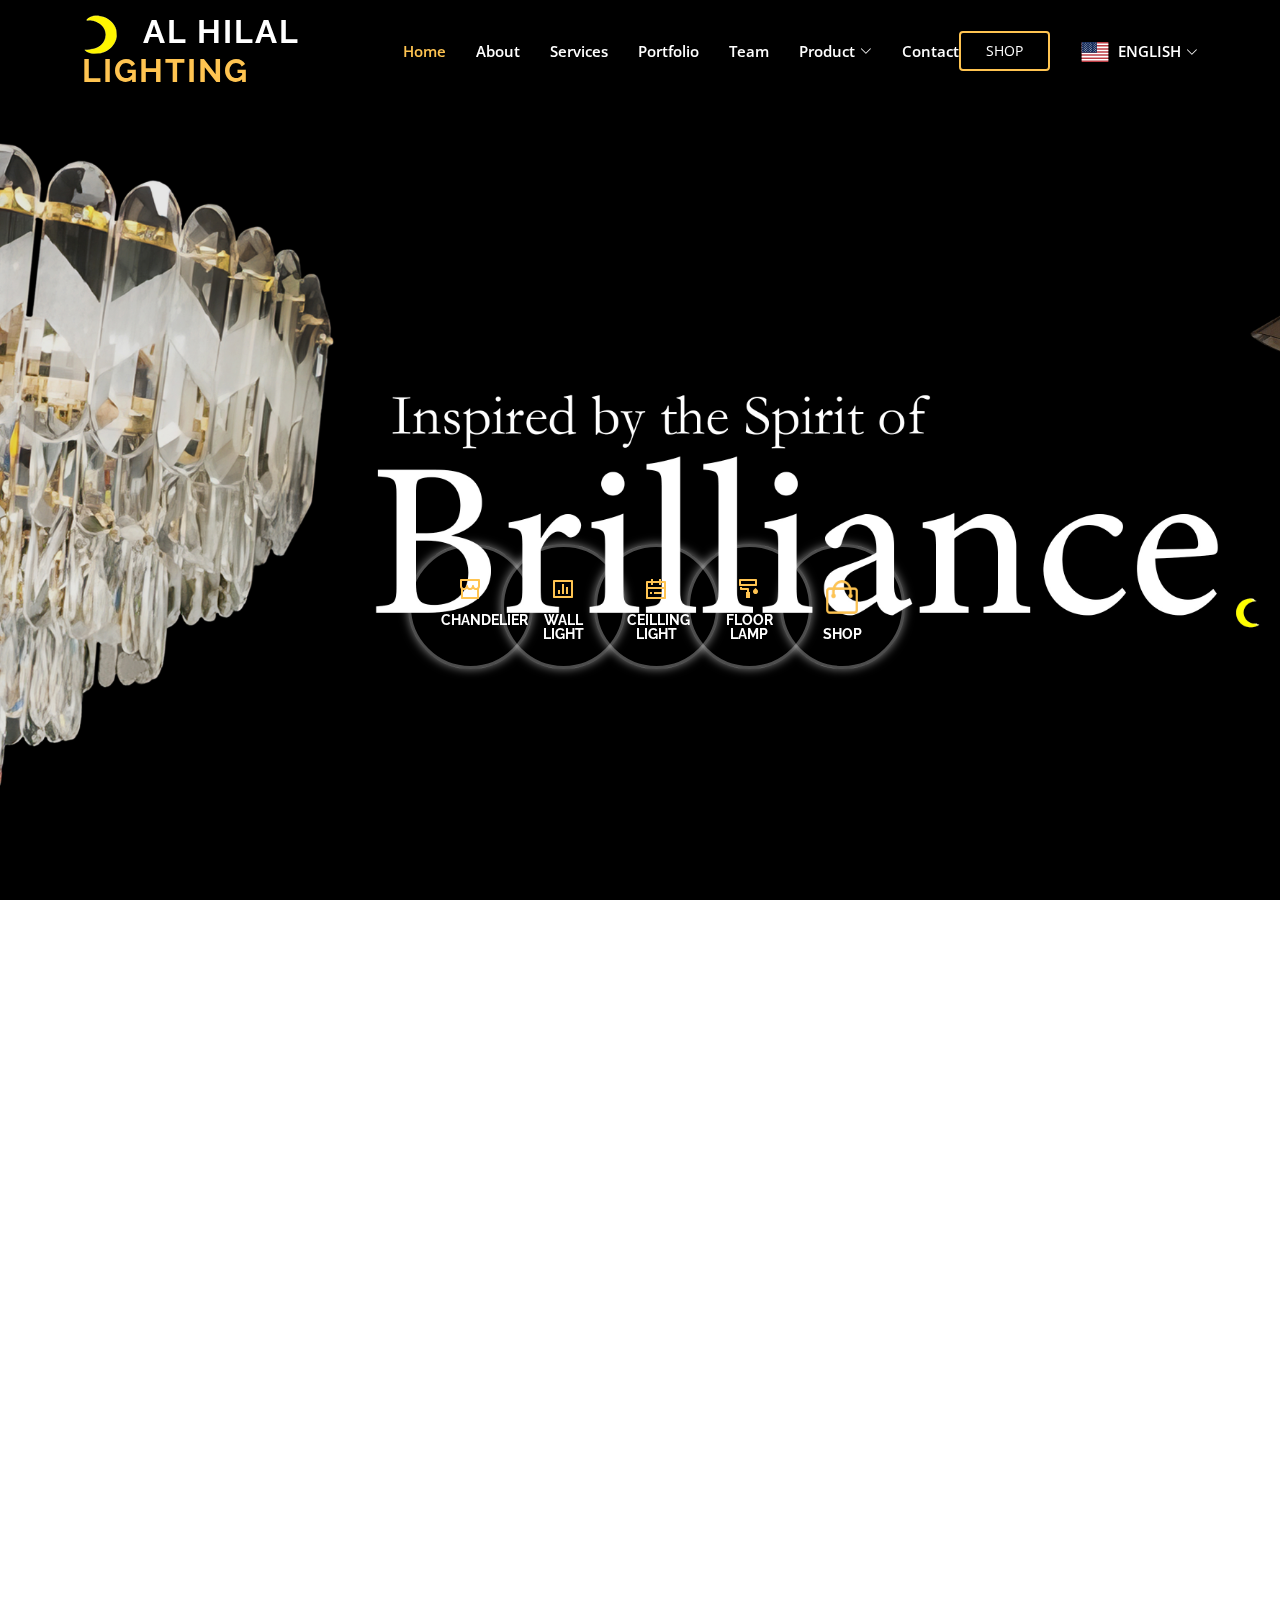
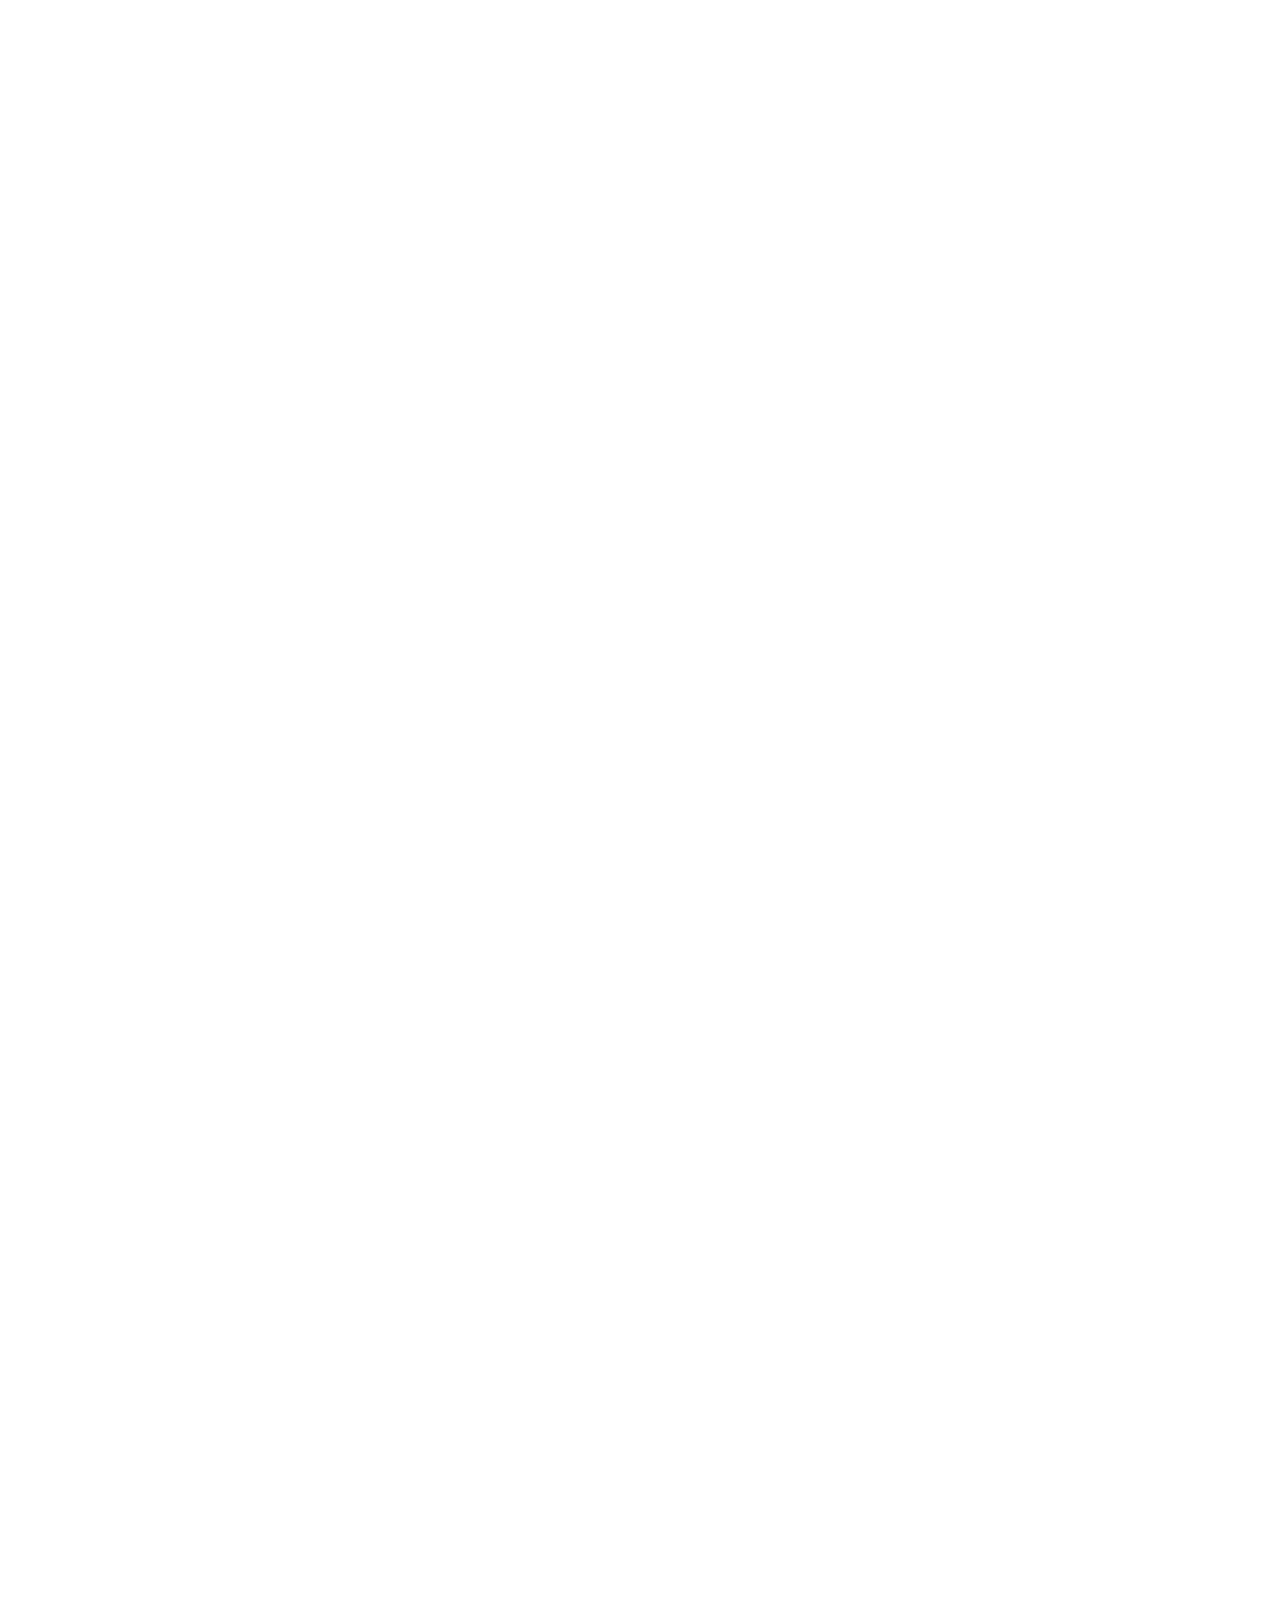
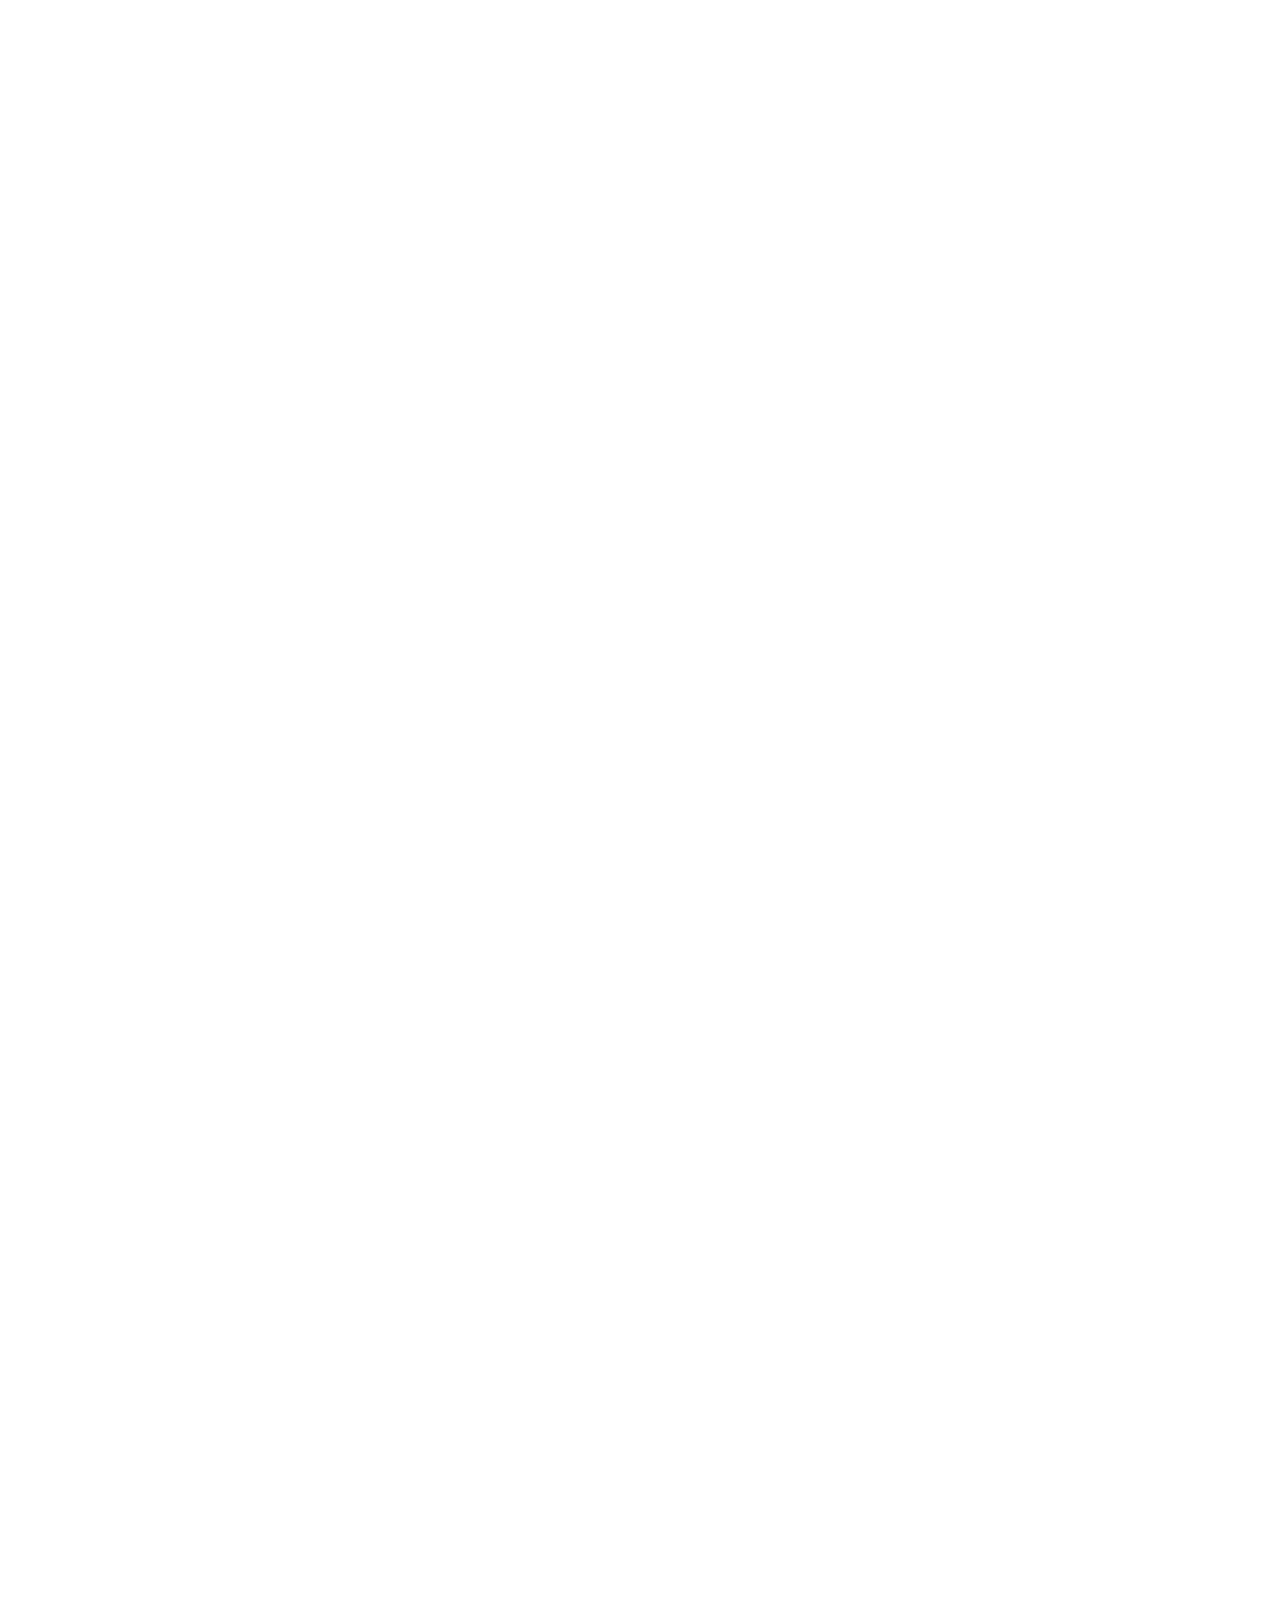
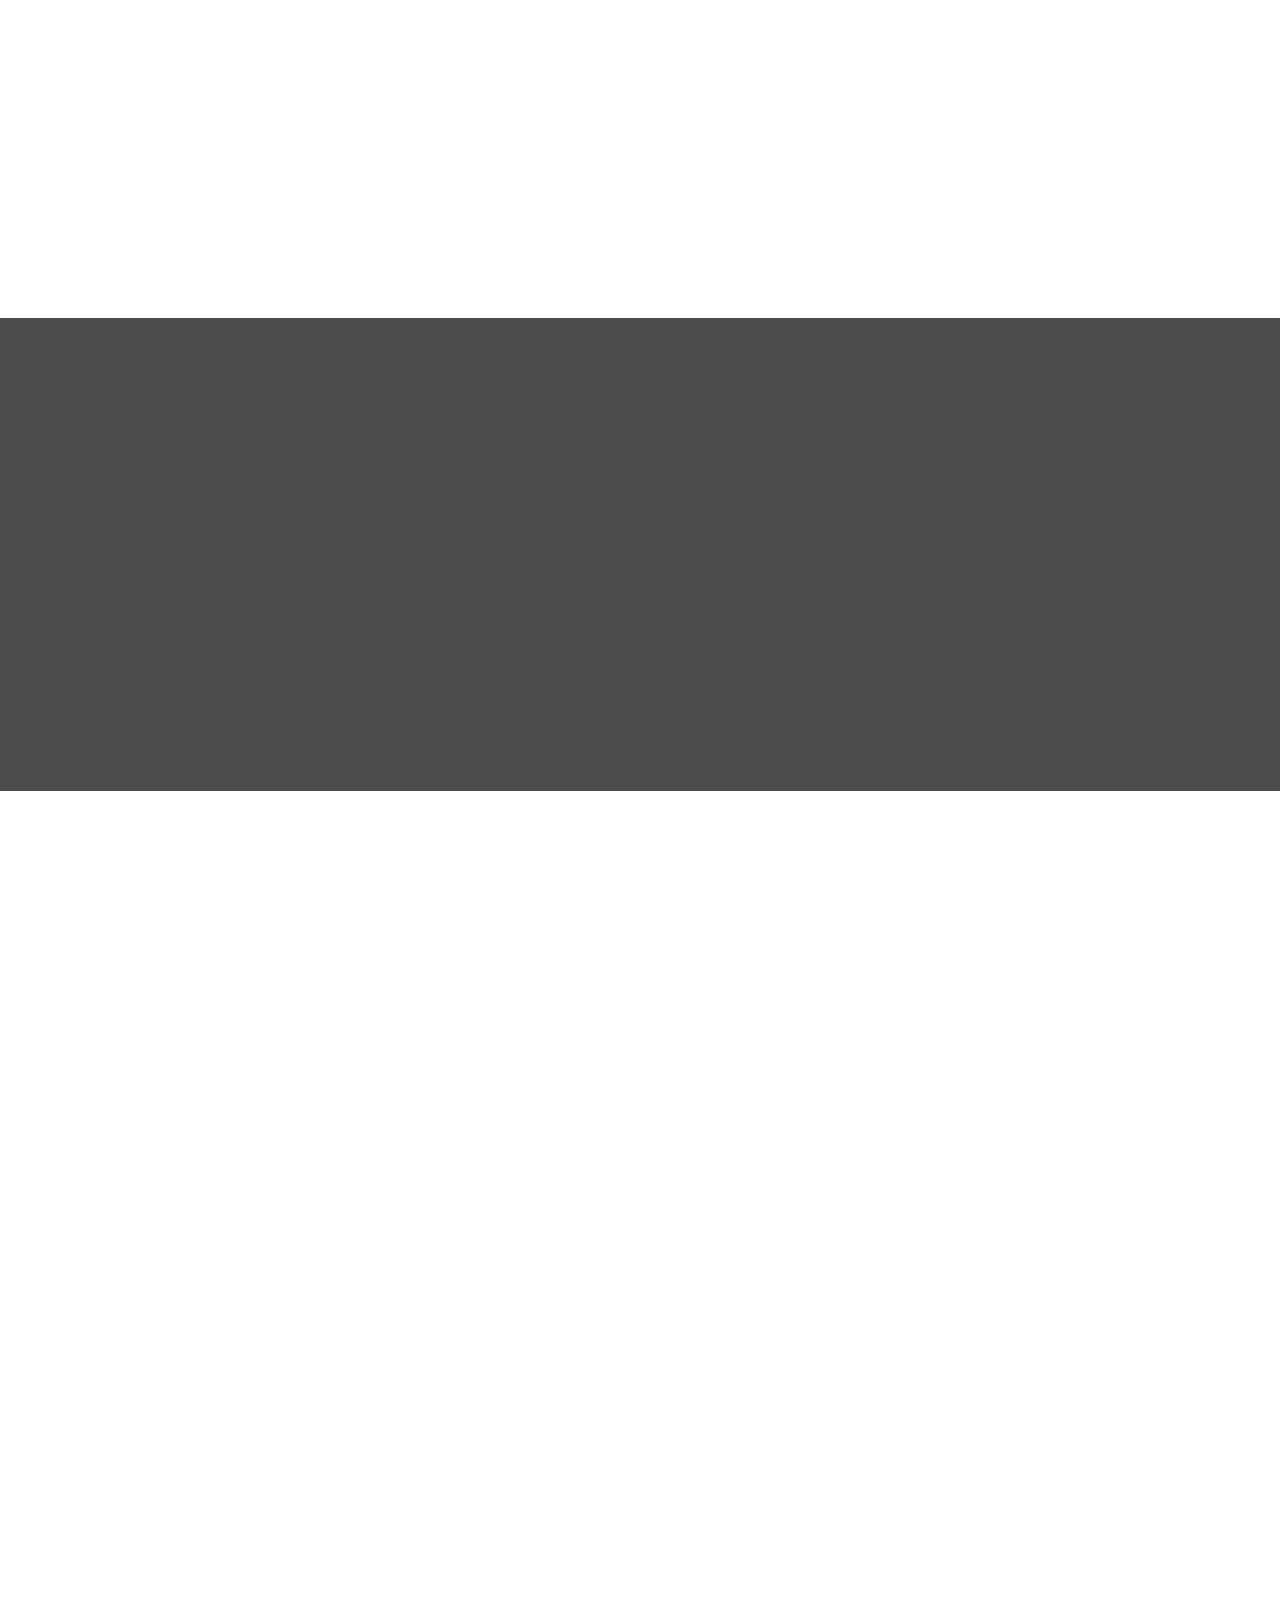
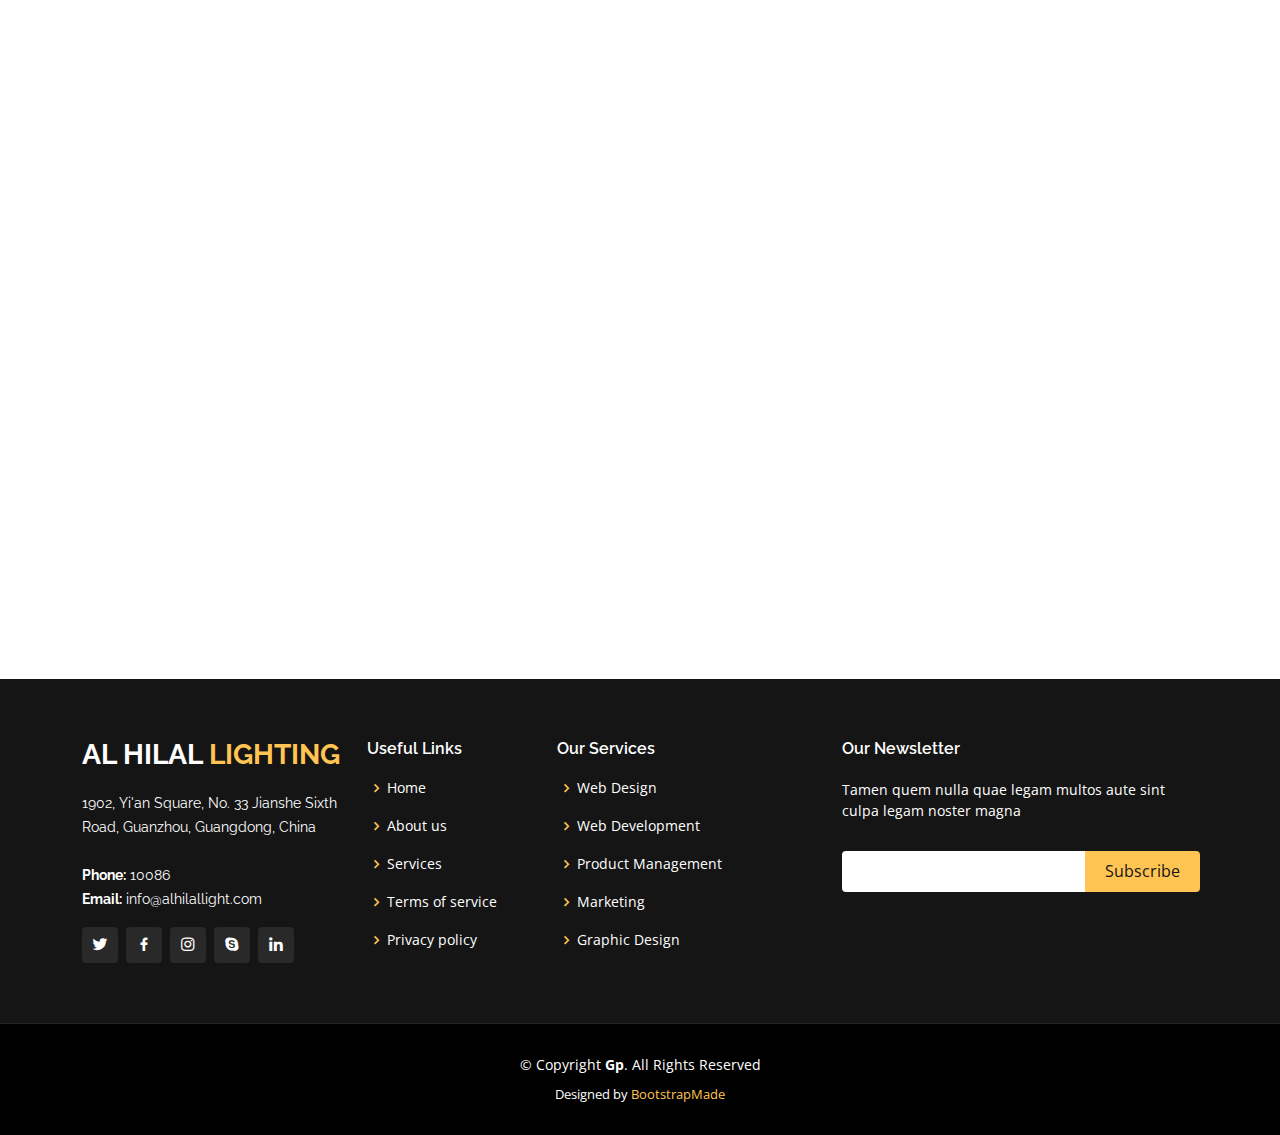
<file: index.html>
<!DOCTYPE html>
<html lang="en">

<head>
  <meta charset="utf-8">
  <meta content="width=device-width, initial-scale=1.0" name="viewport">

  <title>Gp Bootstrap Template - Index</title>
  <meta content="" name="description">
  <meta content="" name="keywords">

  <!-- Favicons -->
  <link href="assets/img/favicon.png" rel="icon">
  <link href="assets/img/apple-touch-icon.png" rel="apple-touch-icon">

  <!-- Google Fonts -->
  <link href="https://fonts.googleapis.com/css?family=Open+Sans:300,300i,400,400i,600,600i,700,700i|Raleway:300,300i,400,400i,500,500i,600,600i,700,700i|Poppins:300,300i,400,400i,500,500i,600,600i,700,700i" rel="stylesheet">

  <!-- Vendor CSS Files -->
  <link href="assets/vendor/aos/aos.css" rel="stylesheet">
  <link href="assets/vendor/bootstrap/css/bootstrap.min.css" rel="stylesheet">
  <link href="assets/vendor/bootstrap-icons/bootstrap-icons.css" rel="stylesheet">
  <link href="assets/vendor/boxicons/css/boxicons.min.css" rel="stylesheet">
  <link href="assets/vendor/glightbox/css/glightbox.min.css" rel="stylesheet">
  <link href="assets/vendor/remixicon/remixicon.css" rel="stylesheet">
  <link href="assets/vendor/swiper/swiper-bundle.min.css" rel="stylesheet">

  <!-- Template Main CSS File -->
  <link href="assets/css/style.css" rel="stylesheet">

  <!-- =======================================================
  * Template Name: Gp
  * Updated: Sep 18 2023 with Bootstrap v5.3.2
  * Template URL: https://bootstrapmade.com/gp-free-multipurpose-html-bootstrap-template/
  * Author: BootstrapMade.com
  * License: https://bootstrapmade.com/license/
  ======================================================== -->
</head>

<body>

  <!-- ======= Header ======= -->
  <header id="header" class="fixed-top ">
    <div class="container d-flex align-items-center justify-content-lg-between">

      </a><h1 class="logo me-auto me-lg-0"><img src="assets/img/logo.png" alt="" class="img-fluid"><a href="index.html">AL HILAL<span> LIGHTING</span></a></h1>
      <!-- Uncomment below if you prefer to use an image logo -->
      <!-- <a href="index.html" class="logo me-auto me-lg-0"><img src="assets/img/logo.png" alt="" class="img-fluid"></a>-->

      <nav id="navbar" class="navbar order-last order-lg-0">
        <ul>
          <li><a class="nav-link scrollto active" href="#hero">Home</a></li>
          <li><a class="nav-link scrollto" href="#about">About</a></li>
          <li><a class="nav-link scrollto" href="#services">Services</a></li>
          <li><a class="nav-link scrollto " href="#portfolio">Portfolio</a></li>
          <li><a class="nav-link scrollto" href="#team">Team</a></li>
          <li class="dropdown"><a href="#portfolio"><span>Product</span> <i class="bi bi-chevron-down"></i></a>
            <ul>
              
              <li class="dropdown"><a href="#"><span>CHANDELIER</span> <i class="bi bi-chevron-right"></i></a>
                <ul>
                  <li><a href="#">CLASSIC SERIES</a></li>
                  <li><a href="#">ART SERIES</a></li>
                </ul>
              </li>
				<li><a href="#">WALL LAMP</a></li>
              <li><a href="#">Drop Down 2</a></li>
              <li><a href="#">Drop Down 3</a></li>
              <li><a href="#">Drop Down 4</a></li>
            </ul>
          </li>
          <li><a class="nav-link scrollto" href="#contact">Contact</a></li>
        </ul>
        <i class="bi bi-list mobile-nav-toggle"></i>
      </nav><!-- .navbar -->

      <a href="https://alhilallighting.en.alibaba.com/ " class="get-started-btn scrollto">SHOP</a>
	    <nav id="navbar" class="navbar order-last order-lg-0">
        <ul>
 <li class="dropdown"><a href="#"><span> <img src="assets/img/flags/us.svg" alt="eng" width="30" height="20" /> &nbsp;ENGLISH<i class="bi bi-chevron-down"></i></span> </a>
            <ul>
              <li class="dropdown">
<li><span><a href="cn.html"><img src="assets/img/flags/cn.svg" alt="cn" width="30" height="20" />中文</a></span></li>
              <li><a href="#">Drop Down 2</a></li>
              <li><a href="#">Drop Down 3</a></li>
              <li><a href="#">Drop Down 4</a></li>
            </ul>
			</li></ul>
    </div>
  </header><!-- End Header -->

  <!-- ======= Hero Section ======= -->
  <section id="hero" class="d-flex align-items-center justify-content-center">
    <div class="container" data-aos="fade-up">

      <div class="row justify-content-center" data-aos="fade-up" data-aos-delay="150">
        <div class="col-xl-6 col-lg-8">
         <h1>&nbsp; </h1>
          <h1>&nbsp; <span>&nbsp; </span></h1>
          <h2>&nbsp; </h2>
        </div>
      </div>

      <div class="row gy-4 mt-5 justify-content-center" style="width:100%;" data-aos="zoom-in" data-aos-delay="250">
        <div class="col-xl-1 col-md-2">
          <div class="icon-box">
            <i class="ri-store-line"></i>
            <h3><a href="">CHANDELIER</a></h3>
          </div>
        </div>
        <div class="col-xl-1 col-md-2">
          <div class="icon-box">
            <i class="ri-bar-chart-box-line"></i>
            <h3><a href="">WALL LIGHT</a></h3>
          </div>
        </div>
        <div class="col-xl-1 col-md-2">
          <div class="icon-box">
            <i class="ri-calendar-todo-line"></i>
            <h3><a href="">CEILLING LIGHT</a></h3>
          </div>
        </div>
        <div class="col-xl-1 col-md-2">
          <div class="icon-box">
            <i class="ri-paint-brush-line"></i>
            <h3><a href="">FLOOR LAMP</a></h3>
          </div>
        </div>
        <div class="col-xl-1 col-md-2">
          <div class="icon-box">
             <img src="assets/img/icon/shop.png" width="40px" height="40px" alt="Icon">
            <h3><a href="">SHOP</a></h3>
          </div>
        </div>
      </div>

    </div>
  </section><!-- End Hero -->

  <main id="main">

    <!-- ======= About Section ======= -->
    <section id="about" class="about">
      <div class="container" data-aos="fade-up">

        <div class="row">
          <div class="col-lg-6 order-1 order-lg-2" data-aos="fade-left" data-aos-delay="100">
            <img src="assets/img/about.jpg" class="img-fluid" alt="">
          </div>
          <div class="col-lg-6 pt-4 pt-lg-0 order-2 order-lg-1 content" data-aos="fade-right" data-aos-delay="100">
            <h3>Welcome to Al Hilal Company,&nbsp;your premier destination for exquisite crystal chandelier lighting fixtures.</h3>
            <p class="fst-italic">
             AL HILAL is dedicated to the research, production, and sale of exquisite crystal chandeliers and lighting fixtures. We have established fruitful partnerships with clients across the Middle East, North Africa, and Europe.
            </p>
            <ul>
              <li><i class="ri-check-double-line"></i> Provide top-quality, budget-friendly lighting solutions.</li>
              <li><i class="ri-check-double-line"></i>  Offer customized production to mee your unique needs.</li>
              <li><i class="ri-check-double-line"></i> Assist customers in reducing business competition and increasing profit margins.</li>
            </ul>
            <p>
              We're committed to innovation and maintaining high-quality standards, with the aim of leading the global lighting industry. Therefore, we wholeheartedly welcome customers worldwide to join us in creating a brighter future and forging long-lasting, trustworthy relationships.
            </p>
          </div>
        </div>

      </div>
    </section><!-- End About Section -->

    <!-- ======= Clients Section ======= -->
    <section id="clients" class="clients">
      <div class="container" data-aos="zoom-in">

        <div class="clients-slider swiper">
          <div class="swiper-wrapper align-items-center">
            <div class="swiper-slide"><img src="assets/img/clients/client-1.png" class="img-fluid" alt=""></div>
            <div class="swiper-slide"><img src="assets/img/clients/client-2.png" class="img-fluid" alt=""></div>
            <div class="swiper-slide"><img src="assets/img/clients/client-3.png" class="img-fluid" alt=""></div>
            <div class="swiper-slide"><img src="assets/img/clients/client-4.png" class="img-fluid" alt=""></div>
            <div class="swiper-slide"><img src="assets/img/clients/client-5.png" class="img-fluid" alt=""></div>
            <div class="swiper-slide"><img src="assets/img/clients/client-6.png" class="img-fluid" alt=""></div>
            <div class="swiper-slide"><img src="assets/img/clients/client-7.png" class="img-fluid" alt=""></div>
            <div class="swiper-slide"><img src="assets/img/clients/client-8.png" class="img-fluid" alt=""></div>
          </div>
          <div class="swiper-pagination"></div>
        </div>

      </div>
    </section><!-- End Clients Section -->

    <!-- ======= Features Section ======= -->
    <section id="features" class="features">
      <div class="container" data-aos="fade-up">

        <div class="row">
          <div class="image col-lg-6" style='background-image: url("assets/img/features.jpg");' data-aos="fade-right"></div>
          <div class="col-lg-6" data-aos="fade-left" data-aos-delay="100">
            <div class="icon-box mt-5 mt-lg-0" data-aos="zoom-in" data-aos-delay="150">
              <i class="bx bx-receipt"></i>
              <h4>标题1</h4>
              <p>Consequuntur sunt aut quasi enim aliquam quae harum pariatur laboris nisi ut aliquip</p>
            </div>
            <div class="icon-box mt-5" data-aos="zoom-in" data-aos-delay="150">
              <i class="bx bx-cube-alt"></i>
              <h4>标题2</h4>
              <p>Excepteur sint occaecat cupidatat non proident, sunt in culpa qui officia deserunt</p>
            </div>
            <div class="icon-box mt-5" data-aos="zoom-in" data-aos-delay="150">
              <i class="bx bx-images"></i>
              <h4>标题3</h4>
              <p>Aut suscipit aut cum nemo deleniti aut omnis. Doloribus ut maiores omnis facere</p>
            </div>
            <div class="icon-box mt-5" data-aos="zoom-in" data-aos-delay="150">
              <i class="bx bx-shield"></i>
              <h4>标题4</h4>
              <p>Expedita veritatis consequuntur nihil tempore laudantium vitae denat pacta</p>
            </div>
          </div>
        </div>

      </div>
    </section><!-- End Features Section -->

    <!-- ======= Services Section ======= -->
    <section id="services" class="services">
      <div class="container" data-aos="fade-up">

        <div class="section-title">
          <h2>Services</h2>
          <p>Check our Services</p>
        </div>

        <div class="row">
          <div class="col-lg-4 col-md-6 d-flex align-items-stretch" data-aos="zoom-in" data-aos-delay="100">
            <div class="icon-box">
              <div class="icon"><i class="bx bxl-dribbble"></i></div>
              <h4><a href="">R&D</a></h4>
              <p>Innovating designs to create a unique lighting experience with our exquisite range of lighting fixtures.
            </p>
            </div>
          </div>

          <div class="col-lg-4 col-md-6 d-flex align-items-stretch mt-4 mt-md-0" data-aos="zoom-in" data-aos-delay="200">
            <div class="icon-box">
              <div class="icon"><i class="bx bx-file"></i></div>
              <h4><a href="">Manufacturing</a></h4>
              <p>Crafting premium lighting fixtures with precision and craftsmanship.</p>
            </div>
          </div>

          <div class="col-lg-4 col-md-6 d-flex align-items-stretch mt-4 mt-lg-0" data-aos="zoom-in" data-aos-delay="300">
            <div class="icon-box">
              <div class="icon"><i class="bx bx-tachometer"></i></div>
              <h4><a href="">Shipping</a></h4>
              <p>Reliable global logistics for safe and prompt delivery of our lighting products.</p>
            </p>
            </div>
          </div>

          <div class="col-lg-4 col-md-6 d-flex align-items-stretch mt-4" data-aos="zoom-in" data-aos-delay="100">
            <div class="icon-box">
              <div class="icon"><i class="bx bx-world"></i></div>
              <h4><a href="">Sales</a></h4>
              <p>Perfectly complementing your illuminated life with our wide selection of lighting solutions.
            </p>
            </div>
          </div>

          <div class="col-lg-4 col-md-6 d-flex align-items-stretch mt-4" data-aos="zoom-in" data-aos-delay="200">
            <div class="icon-box">
              <div class="icon"><i class="bx bx-slideshow"></i></div>
              <h4><a href="">Customization</a></h4>
              <p>Infuse your personality into lighting with uniquely tailored lighting fixtures.
            </p>
            </div>
          </div>

          <div class="col-lg-4 col-md-6 d-flex align-items-stretch mt-4" data-aos="zoom-in" data-aos-delay="300">
            <div class="icon-box">
              <div class="icon"><i class="bx bx-arch"></i></div>
              <h4><a href="">Customer Support</a></h4>
              <p>Our team is always ready to provide professional assistance and advice for all your lighting needs.</p>
            </div>
          </div>

        </div>

      </div>
    </section><!-- End Services Section -->

    

    <!-- ======= Portfolio Section ======= -->
    <section id="portfolio" class="portfolio">
      <div class="container" data-aos="fade-up">

        <div class="section-title">
          <h2>Portfolio</h2>
          <p>Check our Portfolio</p>
        </div>

        <div class="row" data-aos="fade-up" data-aos-delay="100">
          <div class="col-lg-12 d-flex justify-content-center">
            <ul id="portfolio-flters">
              <li data-filter="*" class="filter-active">ALL</li>
              <li data-filter=".filter-app">CHANDELIER</li>
              <li data-filter=".filter-card">WALL LIGHT</li>
              <li data-filter=".filter-web">Web</li>
            </ul>
          </div>
        </div>

        <div class="row portfolio-container" data-aos="fade-up" data-aos-delay="200">

          <div class="col-lg-4 col-md-6 portfolio-item filter-app">
            <div class="portfolio-wrap">
              <img src="assets/img/product/p1d1.jpg" class="img-fluid" alt="">
              <div class="portfolio-info">
                <h4>Chandelier</h4>
                <p>Classic Series</p>
                <div class="portfolio-links">
                  <a href="assets/img/product/p1d1.jpg" data-gallery="portfolioGallery" class="portfolio-lightbox" title="Classic Series"><i class="bx bx-plus"></i></a>
                  <a href="chandelier-classic.html" title="More Details"><i class="bx bx-link"></i></a>
                </div>
              </div>
            </div>
          </div>

          <div class="col-lg-4 col-md-6 portfolio-item filter-web">
            <div class="portfolio-wrap">
              <img src="assets/img/portfolio/portfolio-2.jpg" class="img-fluid" alt="">
              <div class="portfolio-info">
                <h4>Web 3</h4>
                <p>Web</p>
                <div class="portfolio-links">
                  <a href="assets/img/portfolio/portfolio-2.jpg" data-gallery="portfolioGallery" class="portfolio-lightbox" title="Web 3"><i class="bx bx-plus"></i></a>
                  <a href="portfolio-details.html" title="More Details"><i class="bx bx-link"></i></a>
                </div>
              </div>
            </div>
          </div>

          <div class="col-lg-4 col-md-6 portfolio-item filter-app">
            <div class="portfolio-wrap">
              <img src="assets/img/portfolio/portfolio-3.jpg" class="img-fluid" alt="">
              <div class="portfolio-info">
                <h4>App 2</h4>
                <p>App</p>
                <div class="portfolio-links">
                  <a href="assets/img/portfolio/portfolio-3.jpg" data-gallery="portfolioGallery" class="portfolio-lightbox" title="App 2"><i class="bx bx-plus"></i></a>
                  <a href="portfolio-details.html" title="More Details"><i class="bx bx-link"></i></a>
                </div>
              </div>
            </div>
          </div>

          <div class="col-lg-4 col-md-6 portfolio-item filter-card">
            <div class="portfolio-wrap">
              <img src="assets/img/portfolio/portfolio-4.jpg" class="img-fluid" alt="">
              <div class="portfolio-info">
                <h4>Card 2</h4>
                <p>Card</p>
                <div class="portfolio-links">
                  <a href="assets/img/portfolio/portfolio-4.jpg" data-gallery="portfolioGallery" class="portfolio-lightbox" title="Card 2"><i class="bx bx-plus"></i></a>
                  <a href="portfolio-details.html" title="More Details"><i class="bx bx-link"></i></a>
                </div>
              </div>
            </div>
          </div>

          <div class="col-lg-4 col-md-6 portfolio-item filter-web">
            <div class="portfolio-wrap">
              <img src="assets/img/portfolio/portfolio-5.jpg" class="img-fluid" alt="">
              <div class="portfolio-info">
                <h4>Web 2</h4>
                <p>Web</p>
                <div class="portfolio-links">
                  <a href="assets/img/portfolio/portfolio-5.jpg" data-gallery="portfolioGallery" class="portfolio-lightbox" title="Web 2"><i class="bx bx-plus"></i></a>
                  <a href="portfolio-details.html" title="More Details"><i class="bx bx-link"></i></a>
                </div>
              </div>
            </div>
          </div>

          <div class="col-lg-4 col-md-6 portfolio-item filter-app">
            <div class="portfolio-wrap">
              <img src="assets/img/portfolio/portfolio-6.jpg" class="img-fluid" alt="">
              <div class="portfolio-info">
                <h4>App 3</h4>
                <p>App</p>
                <div class="portfolio-links">
                  <a href="assets/img/portfolio/portfolio-6.jpg" data-gallery="portfolioGallery" class="portfolio-lightbox" title="App 3"><i class="bx bx-plus"></i></a>
                  <a href="portfolio-details.html" title="More Details"><i class="bx bx-link"></i></a>
                </div>
              </div>
            </div>
          </div>

          <div class="col-lg-4 col-md-6 portfolio-item filter-card">
            <div class="portfolio-wrap">
              <img src="assets/img/portfolio/portfolio-7.jpg" class="img-fluid" alt="">
              <div class="portfolio-info">
                <h4>Card 1</h4>
                <p>Card</p>
                <div class="portfolio-links">
                  <a href="assets/img/portfolio/portfolio-7.jpg" data-gallery="portfolioGallery" class="portfolio-lightbox" title="Card 1"><i class="bx bx-plus"></i></a>
                  <a href="portfolio-details.html" title="More Details"><i class="bx bx-link"></i></a>
                </div>
              </div>
            </div>
          </div>

          <div class="col-lg-4 col-md-6 portfolio-item filter-card">
            <div class="portfolio-wrap">
              <img src="assets/img/portfolio/portfolio-8.jpg" class="img-fluid" alt="">
              <div class="portfolio-info">
                <h4>Card 3</h4>
                <p>Card</p>
                <div class="portfolio-links">
                  <a href="assets/img/portfolio/portfolio-8.jpg" data-gallery="portfolioGallery" class="portfolio-lightbox" title="Card 3"><i class="bx bx-plus"></i></a>
                  <a href="portfolio-details.html" title="More Details"><i class="bx bx-link"></i></a>
                </div>
              </div>
            </div>
          </div>

          <div class="col-lg-4 col-md-6 portfolio-item filter-web">
            <div class="portfolio-wrap">
              <img src="assets/img/portfolio/portfolio-9.jpg" class="img-fluid" alt="">
              <div class="portfolio-info">
                <h4>Web 3</h4>
                <p>Web</p>
                <div class="portfolio-links">
                  <a href="assets/img/portfolio/portfolio-9.jpg" data-gallery="portfolioGallery" class="portfolio-lightbox" title="Web 3"><i class="bx bx-plus"></i></a>
                  <a href="portfolio-details.html" title="More Details"><i class="bx bx-link"></i></a>
                </div>
              </div>
            </div>
          </div>

        </div>

      </div>
    </section><!-- End Portfolio Section -->

    <!-- ======= Counts Section ======= -->
    <section id="counts" class="counts">
      <div class="container" data-aos="fade-up">

        <div class="row no-gutters">
          <div class="image col-xl-5 d-flex align-items-stretch justify-content-center justify-content-lg-start" data-aos="fade-right" data-aos-delay="100"></div>
          <div class="col-xl-7 ps-4 ps-lg-5 pe-4 pe-lg-1 d-flex align-items-stretch" data-aos="fade-left" data-aos-delay="100">
            <div class="content d-flex flex-column justify-content-center">
              <h3>Our Milestones</h3>
              <p>
                Our expanding community of contented clients, an extensive product range driven by our unwavering passion, and a well-established legacy spanning decades in the industry, underscore our path of achievements and our unwavering commitment to ongoing innovation.
              </p>
              <div class="row">
                <div class="col-md-6 d-md-flex align-items-md-stretch">
                  <div class="count-box">
                    <i class="bi bi-emoji-smile"></i>
                    <span data-purecounter-start="0" data-purecounter-end="65" data-purecounter-duration="2" class="purecounter"></span>
                    <p><strong>Happy Clients</strong>65 Satisfied Clients Continuously Choose Our Services.</p>
                  </div>
                </div>

                <div class="col-md-6 d-md-flex align-items-md-stretch">
                  <div class="count-box">
                    <i class="bi bi-journal-richtext"></i>
                    <span data-purecounter-start="0" data-purecounter-end="85" data-purecounter-duration="2" class="purecounter"></span>
                    <p><strong>Products </strong> Up to 85 Products and Counting – Driven by Our Passion.</p>
                  </div>
                </div>

                <div class="col-md-6 d-md-flex align-items-md-stretch">
                  <div class="count-box">
                    <i class="bi bi-clock"></i>
                    <span data-purecounter-start="0" data-purecounter-end="25" data-purecounter-duration="4" class="purecounter">25</span>
                    <p><strong>Years of experience</strong> 25 Years of Industry-Leading Expertise.</p>
                  </div>
                </div>

                <div class="col-md-6 d-md-flex align-items-md-stretch">
                  <div class="count-box">
                    <i class="bi bi-award"></i>
                    <span data-purecounter-start="0" data-purecounter-end="20" data-purecounter-duration="4" class="purecounter"></span>
                    <p><strong>Awards</strong> Over 20 Awards Witnessing Our Remarkable Journey.</p>
                  </div>
                </div>
              </div>
            </div><!-- End .content-->
          </div>
        </div>

      </div>
    </section><!-- End Counts Section -->

    <!-- ======= Testimonials Section ======= -->
    <section id="testimonials" class="testimonials">
      <div class="container" data-aos="zoom-in">

        <div class="testimonials-slider swiper" data-aos="fade-up" data-aos-delay="100">
          <div class="swiper-wrapper">

            <div class="swiper-slide">
              <div class="testimonial-item">
                <img src="assets/img/testimonials/testimonials-1.jpg" class="testimonial-img" alt="">
                <h3> Sarah Johnson</h3>
                <h4>Ceo &amp; Founder</h4>
                <p>
                  <i class="bx bxs-quote-alt-left quote-icon-left"></i>
                  AL HILAL's crystal chandeliers are the star products in my store. Customers are always amazed by their beauty and high quality. This company provides outstanding after-sales support, helping us meet our customers' needs. I have never regretted choosing their products.
                  <i class="bx bxs-quote-alt-right quote-icon-right"></i>
                </p>
              </div>
            </div><!-- End testimonial item -->

            <div class="swiper-slide">
              <div class="testimonial-item">
                <img src="assets/img/testimonials/testimonials-2.jpg" class="testimonial-img" alt="">
               <h3>Yuko Tanaka</h3>
                <h4>Designer</h4>
                <p>
                  <i class="bx bxs-quote-alt-left quote-icon-left"></i>
                  AL HILAL's crystal chandeliers have always been popular. Their diverse product line caters to various interior design needs. Quality has always been their strength, and their logistics are fast and efficient, allowing us to meet our customers' needs on time. I highly recommend them.
                  <i class="bx bxs-quote-alt-right quote-icon-right"></i>
                </p>
              </div>
            </div><!-- End testimonial item -->

            <div class="swiper-slide">
              <div class="testimonial-item">
                <img src="assets/img/testimonials/testimonials-3.jpg" class="testimonial-img" alt="">
                <h3>Jena Karlis</h3>
                <h4>Store Owner</h4>
                <p>
                  <i class="bx bxs-quote-alt-left quote-icon-left"></i>
                   AL HILAL's crystal chandeliers are not only impressive in appearance but also outstanding in quality. Their logistics are fast and efficient, enabling us to meet the demands of our customers for high-end lighting products. They are one of our preferred suppliers.
                  <i class="bx bxs-quote-alt-right quote-icon-right"></i>
                </p>
              </div>
            </div><!-- End testimonial item -->

            <div class="swiper-slide">
              <div class="testimonial-item">
                <img src="assets/img/testimonials/testimonials-4.jpg" class="testimonial-img" alt="">
               <h3>Diego Fernández</h3>
                <h4>Store Owner</h4>
                <p>
                  <i class="bx bxs-quote-alt-left quote-icon-left"></i>
                  AL HILAL's crystal chandeliers are not only impressive in appearance but also outstanding in quality. Their logistics are fast and efficient, enabling us to meet the demands of our customers for high-end lighting products. They are one of our preferred suppliers.
                  <i class="bx bxs-quote-alt-right quote-icon-right"></i>
                </p>
              </div>
            </div><!-- End testimonial item -->

            <div class="swiper-slide">
              <div class="testimonial-item">
                <img src="assets/img/testimonials/testimonials-5.jpg" class="testimonial-img" alt="">
                <h3>Sarah Johnson</h3>
                <h4>Freelancer</h4>
                <p>
                  <i class="bx bxs-quote-alt-left quote-icon-left"></i>
                 AL HILAL's crystal chandeliers are the star products in our company due to their unique design and excellent quality. Their after-sales team is always quick to respond, ensuring our issues are resolved promptly. Their products have become essential among our customers.
                  <i class="bx bxs-quote-alt-right quote-icon-right"></i>
                </p>
              </div>
            </div><!-- End testimonial item -->
          </div>
          <div class="swiper-pagination"></div>
        </div>

      </div>
    </section><!-- End Testimonials Section -->

    <!-- ======= Team Section ======= -->
    <section id="team" class="team">
      <div class="container" data-aos="fade-up">

        <div class="section-title">
          <h2>Team</h2>
          <p>Check our Team</p>
        </div>

        <div class="row">

          <div class="col-lg-3 col-md-6 d-flex align-items-stretch">
            <div class="member" data-aos="fade-up" data-aos-delay="100">
              <div class="member-img">
                <img src="assets/img/team/team-1.jpg" class="img-fluid" alt="">
                <div class="social">
                  <a href=""><i class="bi bi-twitter"></i></a>
                  <a href=""><i class="bi bi-facebook"></i></a>
                  <a href=""><i class="bi bi-instagram"></i></a>
                  <a href=""><i class="bi bi-linkedin"></i></a>
                </div>
              </div>
              <div class="member-info">
                <h4>Walter White</h4>
                <span>Chief Executive Officer</span>
              </div>
            </div>
          </div>

          <div class="col-lg-3 col-md-6 d-flex align-items-stretch">
            <div class="member" data-aos="fade-up" data-aos-delay="200">
              <div class="member-img">
                <img src="assets/img/team/team-2.jpg" class="img-fluid" alt="">
                <div class="social">
                  <a href=""><i class="bi bi-twitter"></i></a>
                  <a href=""><i class="bi bi-facebook"></i></a>
                  <a href=""><i class="bi bi-instagram"></i></a>
                  <a href=""><i class="bi bi-linkedin"></i></a>
                </div>
              </div>
              <div class="member-info">
                <h4>Sarah Jhonson</h4>
                <span>Product Manager</span>
              </div>
            </div>
          </div>

          <div class="col-lg-3 col-md-6 d-flex align-items-stretch">
            <div class="member" data-aos="fade-up" data-aos-delay="300">
              <div class="member-img">
                <img src="assets/img/team/team-3.jpg" class="img-fluid" alt="">
                <div class="social">
                  <a href=""><i class="bi bi-twitter"></i></a>
                  <a href=""><i class="bi bi-facebook"></i></a>
                  <a href=""><i class="bi bi-instagram"></i></a>
                  <a href=""><i class="bi bi-linkedin"></i></a>
                </div>
              </div>
              <div class="member-info">
                <h4>William Anderson</h4>
                <span>CTO</span>
              </div>
            </div>
          </div>

          <div class="col-lg-3 col-md-6 d-flex align-items-stretch">
            <div class="member" data-aos="fade-up" data-aos-delay="400">
              <div class="member-img">
                <img src="assets/img/team/team-4.jpg" class="img-fluid" alt="">
                <div class="social">
                  <a href=""><i class="bi bi-twitter"></i></a>
                  <a href=""><i class="bi bi-facebook"></i></a>
                  <a href=""><i class="bi bi-instagram"></i></a>
                  <a href=""><i class="bi bi-linkedin"></i></a>
                </div>
              </div>
              <div class="member-info">
                <h4>Amanda Jepson</h4>
                <span>Accountant</span>
              </div>
            </div>
          </div>

        </div>

      </div>
    </section><!-- End Team Section -->

    <!-- ======= Contact Section ======= -->
    <section id="contact" class="contact">
      <div class="container" data-aos="fade-up">

        <div class="section-title">
          <h2>Contact</h2>
          <p>Contact Us</p>
        </div>

        <div>
          <iframe style="border:0; width: 100%; height: 270px;"  src=https://www.google.com/maps/embed?pb=!1m14!1m8!1m3!1d458.6234028205628!2d113.2848262!3d23.1341423!3m2!1i1024!2i768!4f13.1!3m3!1m2!1s0x3402f8d36dce17d7%3A0x7870343cced456c4!2sYi&#39;an%20Plaza%20Management%20Office!5e0!3m2!1sen!2ssg!4v1698650220428!5m2!1sen!2ssg frameborder="0" allowfullscreen></iframe>
        </div>

        <div class="row mt-5">

          <div class="col-lg-4">
            <div class="info">
              <div class="address">
                <i class="bi bi-geo-alt"></i>
                <h4>Location:</h4>
                <p>1902, Yi'an Square, No. 33 Jianshe Sixth Road, Guanzhou, Guangdong, China</p>
              </div>

              <div class="email">
                <i class="bi bi-envelope"></i>
                <h4>Email:</h4>
                <p>info@alhilallight.com</p>
              </div>

              <div class="phone">
                <i class="bi bi-phone"></i>
                <h4>Call:</h4>
                <p>10086</p>
              </div>

            </div>

          </div>

          <div class="col-lg-8 mt-5 mt-lg-0">

            <form action="forms/contact.php" method="post" role="form" class="php-email-form">
              <div class="row">
                <div class="col-md-6 form-group">
                  <input type="text" name="name" class="form-control" id="name" placeholder="Your Name" required>
                </div>
                <div class="col-md-6 form-group mt-3 mt-md-0">
                  <input type="email" class="form-control" name="email" id="email" placeholder="Your Email" required>
                </div>
              </div>
              <div class="form-group mt-3">
                <input type="text" class="form-control" name="subject" id="subject" placeholder="Subject" required>
              </div>
              <div class="form-group mt-3">
                <textarea class="form-control" name="message" rows="5" placeholder="Message" required></textarea>
              </div>
              <div class="my-3">
                <div class="loading">Loading</div>
                <div class="error-message"></div>
                <div class="sent-message">Your message has been sent. Thank you!</div>
              </div>
              <div class="text-center"><button type="submit">Send Message</button></div>
            </form>

          </div>

        </div>

      </div>
    </section><!-- End Contact Section -->

  </main><!-- End #main -->

  <!-- ======= Footer ======= -->
  <footer id="footer">
    <div class="footer-top">
      <div class="container">
        <div class="row">

          <div class="col-lg-3 col-md-6">
            <div class="footer-info">
              <h3>AL HILAL <span>LIGHTING</span></h3>
              <p>
                1902, Yi'an Square, No. 33 Jianshe Sixth Road, Guanzhou, Guangdong, China<br><br>
                <strong>Phone:</strong> 10086<br>
                <strong>Email:</strong> info@alhilallight.com<br>
              </p>
              <div class="social-links mt-3">
                <a href="#" class="twitter"><i class="bx bxl-twitter"></i></a>
                <a href="#" class="facebook"><i class="bx bxl-facebook"></i></a>
                <a href="#" class="instagram"><i class="bx bxl-instagram"></i></a>
                <a href="#" class="google-plus"><i class="bx bxl-skype"></i></a>
                <a href="#" class="linkedin"><i class="bx bxl-linkedin"></i></a>
              </div>
            </div>
          </div>

          <div class="col-lg-2 col-md-6 footer-links">
            <h4>Useful Links</h4>
            <ul>
              <li><i class="bx bx-chevron-right"></i> <a href="#">Home</a></li>
              <li><i class="bx bx-chevron-right"></i> <a href="#">About us</a></li>
              <li><i class="bx bx-chevron-right"></i> <a href="#">Services</a></li>
              <li><i class="bx bx-chevron-right"></i> <a href="#">Terms of service</a></li>
              <li><i class="bx bx-chevron-right"></i> <a href="#">Privacy policy</a></li>
            </ul>
          </div>

          <div class="col-lg-3 col-md-6 footer-links">
            <h4>Our Services</h4>
            <ul>
              <li><i class="bx bx-chevron-right"></i> <a href="#">Web Design</a></li>
              <li><i class="bx bx-chevron-right"></i> <a href="#">Web Development</a></li>
              <li><i class="bx bx-chevron-right"></i> <a href="#">Product Management</a></li>
              <li><i class="bx bx-chevron-right"></i> <a href="#">Marketing</a></li>
              <li><i class="bx bx-chevron-right"></i> <a href="#">Graphic Design</a></li>
            </ul>
          </div>

          <div class="col-lg-4 col-md-6 footer-newsletter">
            <h4>Our Newsletter</h4>
            <p>Tamen quem nulla quae legam multos aute sint culpa legam noster magna</p>
            <form action="" method="post">
              <input type="email" name="email"><input type="submit" value="Subscribe">
            </form>

          </div>

        </div>
      </div>
    </div>

    <div class="container">
      <div class="copyright">
        &copy; Copyright <strong><span>Gp</span></strong>. All Rights Reserved
      </div>
      <div class="credits">
        <!-- All the links in the footer should remain intact. -->
        <!-- You can delete the links only if you purchased the pro version. -->
        <!-- Licensing information: https://bootstrapmade.com/license/ -->
        <!-- Purchase the pro version with working PHP/AJAX contact form: https://bootstrapmade.com/gp-free-multipurpose-html-bootstrap-template/ -->
        Designed by <a href="https://bootstrapmade.com/">BootstrapMade</a>
      </div>
    </div>
  </footer><!-- End Footer -->

  <div id="preloader"></div>
  <a href="#" class="back-to-top d-flex align-items-center justify-content-center"><i class="bi bi-arrow-up-short"></i></a>

  <!-- Vendor JS Files -->
  <script src="assets/vendor/purecounter/purecounter_vanilla.js"></script>
  <script src="assets/vendor/aos/aos.js"></script>
  <script src="assets/vendor/bootstrap/js/bootstrap.bundle.min.js"></script>
  <script src="assets/vendor/glightbox/js/glightbox.min.js"></script>
  <script src="assets/vendor/isotope-layout/isotope.pkgd.min.js"></script>
  <script src="assets/vendor/swiper/swiper-bundle.min.js"></script>
  <script src="assets/vendor/php-email-form/validate.js"></script>

  <!-- Template Main JS File -->
  <script src="assets/js/main.js"></script>

</body>

</html>
</file>
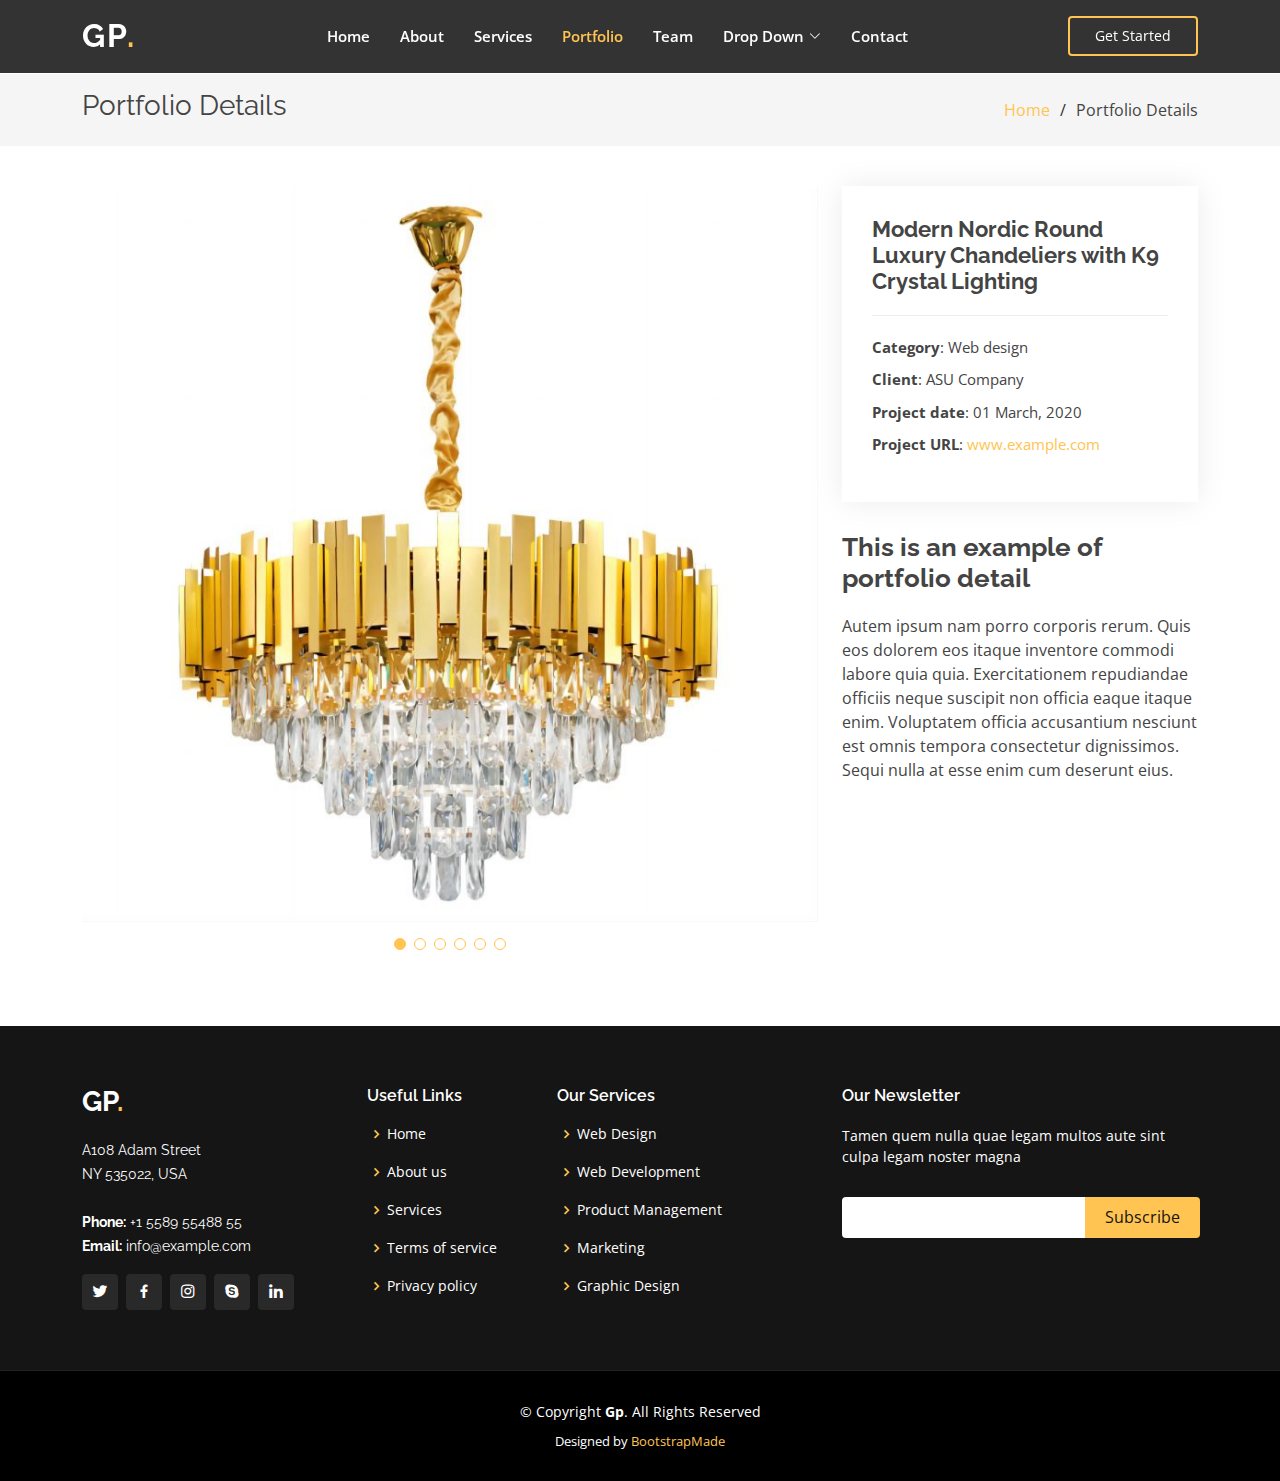
<file: chandelier-classic.html>
<!DOCTYPE html>
<html lang="en">

<head>
  <meta charset="utf-8">
  <meta content="width=device-width, initial-scale=1.0" name="viewport">

  <title>Portfolio Details - Gp Bootstrap Template</title>
  <meta content="" name="description">
  <meta content="" name="keywords">

  <!-- Favicons -->
  <link href="assets/img/favicon.png" rel="icon">
  <link href="assets/img/apple-touch-icon.png" rel="apple-touch-icon">

  <!-- Google Fonts -->
  <link href="https://fonts.googleapis.com/css?family=Open+Sans:300,300i,400,400i,600,600i,700,700i|Raleway:300,300i,400,400i,500,500i,600,600i,700,700i|Poppins:300,300i,400,400i,500,500i,600,600i,700,700i" rel="stylesheet">

  <!-- Vendor CSS Files -->
  <link href="assets/vendor/aos/aos.css" rel="stylesheet">
  <link href="assets/vendor/bootstrap/css/bootstrap.min.css" rel="stylesheet">
  <link href="assets/vendor/bootstrap-icons/bootstrap-icons.css" rel="stylesheet">
  <link href="assets/vendor/boxicons/css/boxicons.min.css" rel="stylesheet">
  <link href="assets/vendor/glightbox/css/glightbox.min.css" rel="stylesheet">
  <link href="assets/vendor/remixicon/remixicon.css" rel="stylesheet">
  <link href="assets/vendor/swiper/swiper-bundle.min.css" rel="stylesheet">

  <!-- Template Main CSS File -->
  <link href="assets/css/style.css" rel="stylesheet">

  <!-- =======================================================
  * Template Name: Gp
  * Updated: Sep 18 2023 with Bootstrap v5.3.2
  * Template URL: https://bootstrapmade.com/gp-free-multipurpose-html-bootstrap-template/
  * Author: BootstrapMade.com
  * License: https://bootstrapmade.com/license/
  ======================================================== -->
</head>

<body>

  <!-- ======= Header ======= -->
  <header id="header" class="fixed-top header-inner-pages">
    <div class="container d-flex align-items-center justify-content-lg-between">

      <h1 class="logo me-auto me-lg-0"><a href="index.html">Gp<span>.</span></a></h1>
      <!-- Uncomment below if you prefer to use an image logo -->
      <!-- <a href="index.html" class="logo me-auto me-lg-0"><img src="assets/img/logo.png" alt="" class="img-fluid"></a>-->

      <nav id="navbar" class="navbar order-last order-lg-0">
        <ul>
          <li><a class="nav-link scrollto " href="#hero">Home</a></li>
          <li><a class="nav-link scrollto" href="#about">About</a></li>
          <li><a class="nav-link scrollto" href="#services">Services</a></li>
          <li><a class="nav-link scrollto active" href="#portfolio">Portfolio</a></li>
          <li><a class="nav-link scrollto" href="#team">Team</a></li>
          <li class="dropdown"><a href="#"><span>Drop Down</span> <i class="bi bi-chevron-down"></i></a>
            <ul>
              <li><a href="#">Drop Down 1</a></li>
              <li class="dropdown"><a href="#"><span>Deep Drop Down</span> <i class="bi bi-chevron-right"></i></a>
                <ul>
                  <li><a href="#">Deep Drop Down 1</a></li>
                  <li><a href="#">Deep Drop Down 2</a></li>
                  <li><a href="#">Deep Drop Down 3</a></li>
                  <li><a href="#">Deep Drop Down 4</a></li>
                  <li><a href="#">Deep Drop Down 5</a></li>
                </ul>
              </li>
              <li><a href="#">Drop Down 2</a></li>
              <li><a href="#">Drop Down 3</a></li>
              <li><a href="#">Drop Down 4</a></li>
            </ul>
          </li>
          <li><a class="nav-link scrollto" href="#contact">Contact</a></li>
        </ul>
        <i class="bi bi-list mobile-nav-toggle"></i>
      </nav><!-- .navbar -->

      <a href="#about" class="get-started-btn scrollto">Get Started</a>

    </div>
  </header><!-- End Header -->

  <main id="main">

    <!-- ======= Breadcrumbs ======= -->
    <section id="breadcrumbs" class="breadcrumbs">
      <div class="container">

        <div class="d-flex justify-content-between align-items-center">
          <h2>Portfolio Details</h2>
          <ol>
            <li><a href="index.html">Home</a></li>
            <li>Portfolio Details</li>
          </ol>
        </div>

      </div>
    </section><!-- End Breadcrumbs -->

    <!-- ======= Portfolio Details Section ======= -->
    <section id="portfolio-details" class="portfolio-details">
      <div class="container">

        <div class="row gy-4">

          <div class="col-lg-8">
            <div class="portfolio-details-slider swiper">
              <div class="swiper-wrapper align-items-center">

                <div class="swiper-slide">
                  <img src="assets/img/portfolio/p1d1.jpg" alt="">
                </div>

                <div class="swiper-slide">
                  <img src="assets/img/portfolio/p1d2.jpg" alt="">
                </div>

                <div class="swiper-slide">
                  <img src="assets/img/portfolio/p1d3.jpg" alt="">
                </div>
			  <div class="swiper-slide">  
				<img src="assets/img/portfolio/p1d4.jpg" alt="">
			  </div>

			  <div class="swiper-slide">
				<img src="assets/img/portfolio/p1d5.jpg" alt="">
			  </div>

			  <div class="swiper-slide">
				<img src="assets/img/portfolio/p1d6.jpg" alt="">
			  </div>
              </div>
              <div class="swiper-pagination"></div>
            </div>
          </div>

          <div class="col-lg-4">
            <div class="portfolio-info">
              <h3>Modern Nordic Round Luxury Chandeliers with K9 Crystal Lighting</h3>
              <ul>
                <li><strong>Category</strong>: Web design</li>
                <li><strong>Client</strong>: ASU Company</li>
                <li><strong>Project date</strong>: 01 March, 2020</li>
                <li><strong>Project URL</strong>: <a href="#">www.example.com</a></li>
              </ul>
            </div>
            <div class="portfolio-description">
              <h2>This is an example of portfolio detail</h2>
              <p>
                Autem ipsum nam porro corporis rerum. Quis eos dolorem eos itaque inventore commodi labore quia quia. Exercitationem repudiandae officiis neque suscipit non officia eaque itaque enim. Voluptatem officia accusantium nesciunt est omnis tempora consectetur dignissimos. Sequi nulla at esse enim cum deserunt eius.
              </p>
            </div>
          </div>

        </div>

      </div>
    </section><!-- End Portfolio Details Section -->

  </main><!-- End #main -->

  <!-- ======= Footer ======= -->
  <footer id="footer">
    <div class="footer-top">
      <div class="container">
        <div class="row">

          <div class="col-lg-3 col-md-6">
            <div class="footer-info">
              <h3>Gp<span>.</span></h3>
              <p>
                A108 Adam Street <br>
                NY 535022, USA<br><br>
                <strong>Phone:</strong> +1 5589 55488 55<br>
                <strong>Email:</strong> info@example.com<br>
              </p>
              <div class="social-links mt-3">
                <a href="#" class="twitter"><i class="bx bxl-twitter"></i></a>
                <a href="#" class="facebook"><i class="bx bxl-facebook"></i></a>
                <a href="#" class="instagram"><i class="bx bxl-instagram"></i></a>
                <a href="#" class="google-plus"><i class="bx bxl-skype"></i></a>
                <a href="#" class="linkedin"><i class="bx bxl-linkedin"></i></a>
              </div>
            </div>
          </div>

          <div class="col-lg-2 col-md-6 footer-links">
            <h4>Useful Links</h4>
            <ul>
              <li><i class="bx bx-chevron-right"></i> <a href="#">Home</a></li>
              <li><i class="bx bx-chevron-right"></i> <a href="#">About us</a></li>
              <li><i class="bx bx-chevron-right"></i> <a href="#">Services</a></li>
              <li><i class="bx bx-chevron-right"></i> <a href="#">Terms of service</a></li>
              <li><i class="bx bx-chevron-right"></i> <a href="#">Privacy policy</a></li>
            </ul>
          </div>

          <div class="col-lg-3 col-md-6 footer-links">
            <h4>Our Services</h4>
            <ul>
              <li><i class="bx bx-chevron-right"></i> <a href="#">Web Design</a></li>
              <li><i class="bx bx-chevron-right"></i> <a href="#">Web Development</a></li>
              <li><i class="bx bx-chevron-right"></i> <a href="#">Product Management</a></li>
              <li><i class="bx bx-chevron-right"></i> <a href="#">Marketing</a></li>
              <li><i class="bx bx-chevron-right"></i> <a href="#">Graphic Design</a></li>
            </ul>
          </div>

          <div class="col-lg-4 col-md-6 footer-newsletter">
            <h4>Our Newsletter</h4>
            <p>Tamen quem nulla quae legam multos aute sint culpa legam noster magna</p>
            <form action="" method="post">
              <input type="email" name="email"><input type="submit" value="Subscribe">
            </form>

          </div>

        </div>
      </div>
    </div>

    <div class="container">
      <div class="copyright">
        &copy; Copyright <strong><span>Gp</span></strong>. All Rights Reserved
      </div>
      <div class="credits">
        <!-- All the links in the footer should remain intact. -->
        <!-- You can delete the links only if you purchased the pro version. -->
        <!-- Licensing information: https://bootstrapmade.com/license/ -->
        <!-- Purchase the pro version with working PHP/AJAX contact form: https://bootstrapmade.com/gp-free-multipurpose-html-bootstrap-template/ -->
        Designed by <a href="https://bootstrapmade.com/">BootstrapMade</a>
      </div>
    </div>
  </footer><!-- End Footer -->

  <div id="preloader"></div>
  <a href="#" class="back-to-top d-flex align-items-center justify-content-center"><i class="bi bi-arrow-up-short"></i></a>

  <!-- Vendor JS Files -->
  <script src="assets/vendor/purecounter/purecounter_vanilla.js"></script>
  <script src="assets/vendor/aos/aos.js"></script>
  <script src="assets/vendor/bootstrap/js/bootstrap.bundle.min.js"></script>
  <script src="assets/vendor/glightbox/js/glightbox.min.js"></script>
  <script src="assets/vendor/isotope-layout/isotope.pkgd.min.js"></script>
  <script src="assets/vendor/swiper/swiper-bundle.min.js"></script>
  <script src="assets/vendor/php-email-form/validate.js"></script>

  <!-- Template Main JS File -->
  <script src="assets/js/main.js"></script>

</body>

</html>
</file>
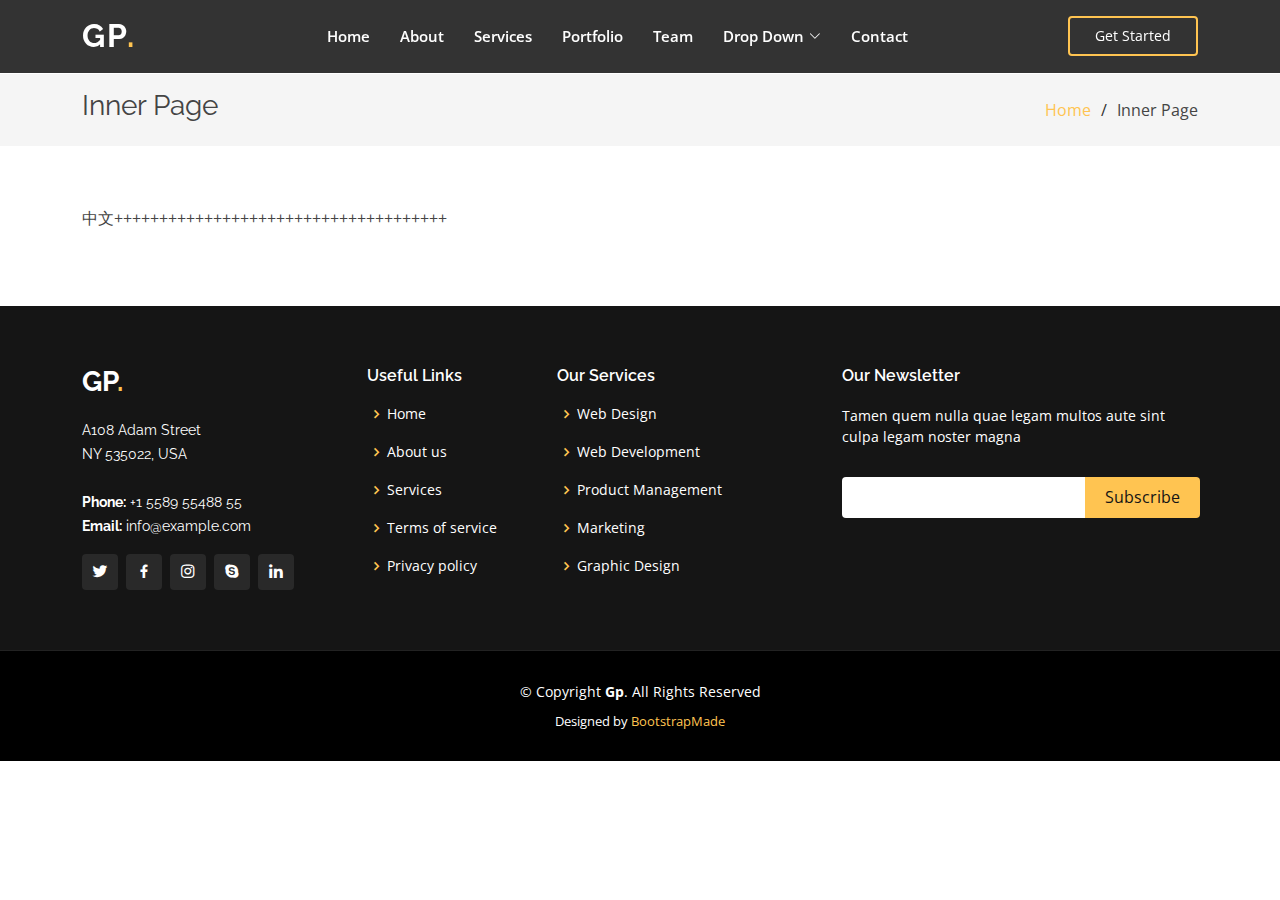
<file: cn.html>
<!DOCTYPE html>
<html lang="en">

<head>
  <meta charset="utf-8">
  <meta content="width=device-width, initial-scale=1.0" name="viewport">

  <title>Inner Page - Gp Bootstrap Template</title>
  <meta content="" name="description">
  <meta content="" name="keywords">

  <!-- Favicons -->
  <link href="assets/img/favicon.png" rel="icon">
  <link href="assets/img/apple-touch-icon.png" rel="apple-touch-icon">

  <!-- Google Fonts -->
  <link href="https://fonts.googleapis.com/css?family=Open+Sans:300,300i,400,400i,600,600i,700,700i|Raleway:300,300i,400,400i,500,500i,600,600i,700,700i|Poppins:300,300i,400,400i,500,500i,600,600i,700,700i" rel="stylesheet">

  <!-- Vendor CSS Files -->
  <link href="assets/vendor/aos/aos.css" rel="stylesheet">
  <link href="assets/vendor/bootstrap/css/bootstrap.min.css" rel="stylesheet">
  <link href="assets/vendor/bootstrap-icons/bootstrap-icons.css" rel="stylesheet">
  <link href="assets/vendor/boxicons/css/boxicons.min.css" rel="stylesheet">
  <link href="assets/vendor/glightbox/css/glightbox.min.css" rel="stylesheet">
  <link href="assets/vendor/remixicon/remixicon.css" rel="stylesheet">
  <link href="assets/vendor/swiper/swiper-bundle.min.css" rel="stylesheet">

  <!-- Template Main CSS File -->
  <link href="assets/css/style.css" rel="stylesheet">

  <!-- =======================================================
  * Template Name: Gp
  * Updated: Sep 18 2023 with Bootstrap v5.3.2
  * Template URL: https://bootstrapmade.com/gp-free-multipurpose-html-bootstrap-template/
  * Author: BootstrapMade.com
  * License: https://bootstrapmade.com/license/
  ======================================================== -->
</head>

<body>

  <!-- ======= Header ======= -->
  <header id="header" class="fixed-top header-inner-pages">
    <div class="container d-flex align-items-center justify-content-lg-between">

      <h1 class="logo me-auto me-lg-0"><a href="index.html">Gp<span>.</span></a></h1>
      <!-- Uncomment below if you prefer to use an image logo -->
      <!-- <a href="index.html" class="logo me-auto me-lg-0"><img src="assets/img/logo.png" alt="" class="img-fluid"></a>-->

      <nav id="navbar" class="navbar order-last order-lg-0">
        <ul>
          <li><a class="nav-link scrollto " href="#hero">Home</a></li>
          <li><a class="nav-link scrollto" href="#about">About</a></li>
          <li><a class="nav-link scrollto" href="#services">Services</a></li>
          <li><a class="nav-link scrollto " href="#portfolio">Portfolio</a></li>
          <li><a class="nav-link scrollto" href="#team">Team</a></li>
          <li class="dropdown"><a href="#"><span>Drop Down</span> <i class="bi bi-chevron-down"></i></a>
            <ul>
              <li><a href="#">Drop Down 1</a></li>
              <li class="dropdown"><a href="#"><span>Deep Drop Down</span> <i class="bi bi-chevron-right"></i></a>
                <ul>
                  <li><a href="#">Deep Drop Down 1</a></li>
                  <li><a href="#">Deep Drop Down 2</a></li>
                  <li><a href="#">Deep Drop Down 3</a></li>
                  <li><a href="#">Deep Drop Down 4</a></li>
                  <li><a href="#">Deep Drop Down 5</a></li>
                </ul>
              </li>
              <li><a href="#">Drop Down 2</a></li>
              <li><a href="#">Drop Down 3</a></li>
              <li><a href="#">Drop Down 4</a></li>
            </ul>
          </li>
          <li><a class="nav-link scrollto" href="#contact">Contact</a></li>
        </ul>
        <i class="bi bi-list mobile-nav-toggle"></i>
      </nav><!-- .navbar -->

      <a href="#about" class="get-started-btn scrollto">Get Started</a>

    </div>
  </header><!-- End Header -->

  <main id="main">

    <!-- ======= Breadcrumbs ======= -->
    <section class="breadcrumbs">
      <div class="container">

        <div class="d-flex justify-content-between align-items-center">
          <h2>Inner Page</h2>
          <ol>
            <li><a href="index.html">Home</a></li>
            <li>Inner Page</li>
          </ol>
        </div>

      </div>
    </section><!-- End Breadcrumbs -->

    <section class="inner-page">
      <div class="container">
        <p>
          中文+++++++++++++++++++++++++++++++++++++
        </p>
      </div>
    </section>

  </main><!-- End #main -->

  <!-- ======= Footer ======= -->
  <footer id="footer">
    <div class="footer-top">
      <div class="container">
        <div class="row">

          <div class="col-lg-3 col-md-6">
            <div class="footer-info">
              <h3>Gp<span>.</span></h3>
              <p>
                A108 Adam Street <br>
                NY 535022, USA<br><br>
                <strong>Phone:</strong> +1 5589 55488 55<br>
                <strong>Email:</strong> info@example.com<br>
              </p>
              <div class="social-links mt-3">
                <a href="#" class="twitter"><i class="bx bxl-twitter"></i></a>
                <a href="#" class="facebook"><i class="bx bxl-facebook"></i></a>
                <a href="#" class="instagram"><i class="bx bxl-instagram"></i></a>
                <a href="#" class="google-plus"><i class="bx bxl-skype"></i></a>
                <a href="#" class="linkedin"><i class="bx bxl-linkedin"></i></a>
              </div>
            </div>
          </div>

          <div class="col-lg-2 col-md-6 footer-links">
            <h4>Useful Links</h4>
            <ul>
              <li><i class="bx bx-chevron-right"></i> <a href="#">Home</a></li>
              <li><i class="bx bx-chevron-right"></i> <a href="#">About us</a></li>
              <li><i class="bx bx-chevron-right"></i> <a href="#">Services</a></li>
              <li><i class="bx bx-chevron-right"></i> <a href="#">Terms of service</a></li>
              <li><i class="bx bx-chevron-right"></i> <a href="#">Privacy policy</a></li>
            </ul>
          </div>

          <div class="col-lg-3 col-md-6 footer-links">
            <h4>Our Services</h4>
            <ul>
              <li><i class="bx bx-chevron-right"></i> <a href="#">Web Design</a></li>
              <li><i class="bx bx-chevron-right"></i> <a href="#">Web Development</a></li>
              <li><i class="bx bx-chevron-right"></i> <a href="#">Product Management</a></li>
              <li><i class="bx bx-chevron-right"></i> <a href="#">Marketing</a></li>
              <li><i class="bx bx-chevron-right"></i> <a href="#">Graphic Design</a></li>
            </ul>
          </div>

          <div class="col-lg-4 col-md-6 footer-newsletter">
            <h4>Our Newsletter</h4>
            <p>Tamen quem nulla quae legam multos aute sint culpa legam noster magna</p>
            <form action="" method="post">
              <input type="email" name="email"><input type="submit" value="Subscribe">
            </form>

          </div>

        </div>
      </div>
    </div>

    <div class="container">
      <div class="copyright">
        &copy; Copyright <strong><span>Gp</span></strong>. All Rights Reserved
      </div>
      <div class="credits">
        <!-- All the links in the footer should remain intact. -->
        <!-- You can delete the links only if you purchased the pro version. -->
        <!-- Licensing information: https://bootstrapmade.com/license/ -->
        <!-- Purchase the pro version with working PHP/AJAX contact form: https://bootstrapmade.com/gp-free-multipurpose-html-bootstrap-template/ -->
        Designed by <a href="https://bootstrapmade.com/">BootstrapMade</a>
      </div>
    </div>
  </footer><!-- End Footer -->

  <div id="preloader"></div>
  <a href="#" class="back-to-top d-flex align-items-center justify-content-center"><i class="bi bi-arrow-up-short"></i></a>

  <!-- Vendor JS Files -->
  <script src="assets/vendor/purecounter/purecounter_vanilla.js"></script>
  <script src="assets/vendor/aos/aos.js"></script>
  <script src="assets/vendor/bootstrap/js/bootstrap.bundle.min.js"></script>
  <script src="assets/vendor/glightbox/js/glightbox.min.js"></script>
  <script src="assets/vendor/isotope-layout/isotope.pkgd.min.js"></script>
  <script src="assets/vendor/swiper/swiper-bundle.min.js"></script>
  <script src="assets/vendor/php-email-form/validate.js"></script>

  <!-- Template Main JS File -->
  <script src="assets/js/main.js"></script>

</body>

</html>
</file>
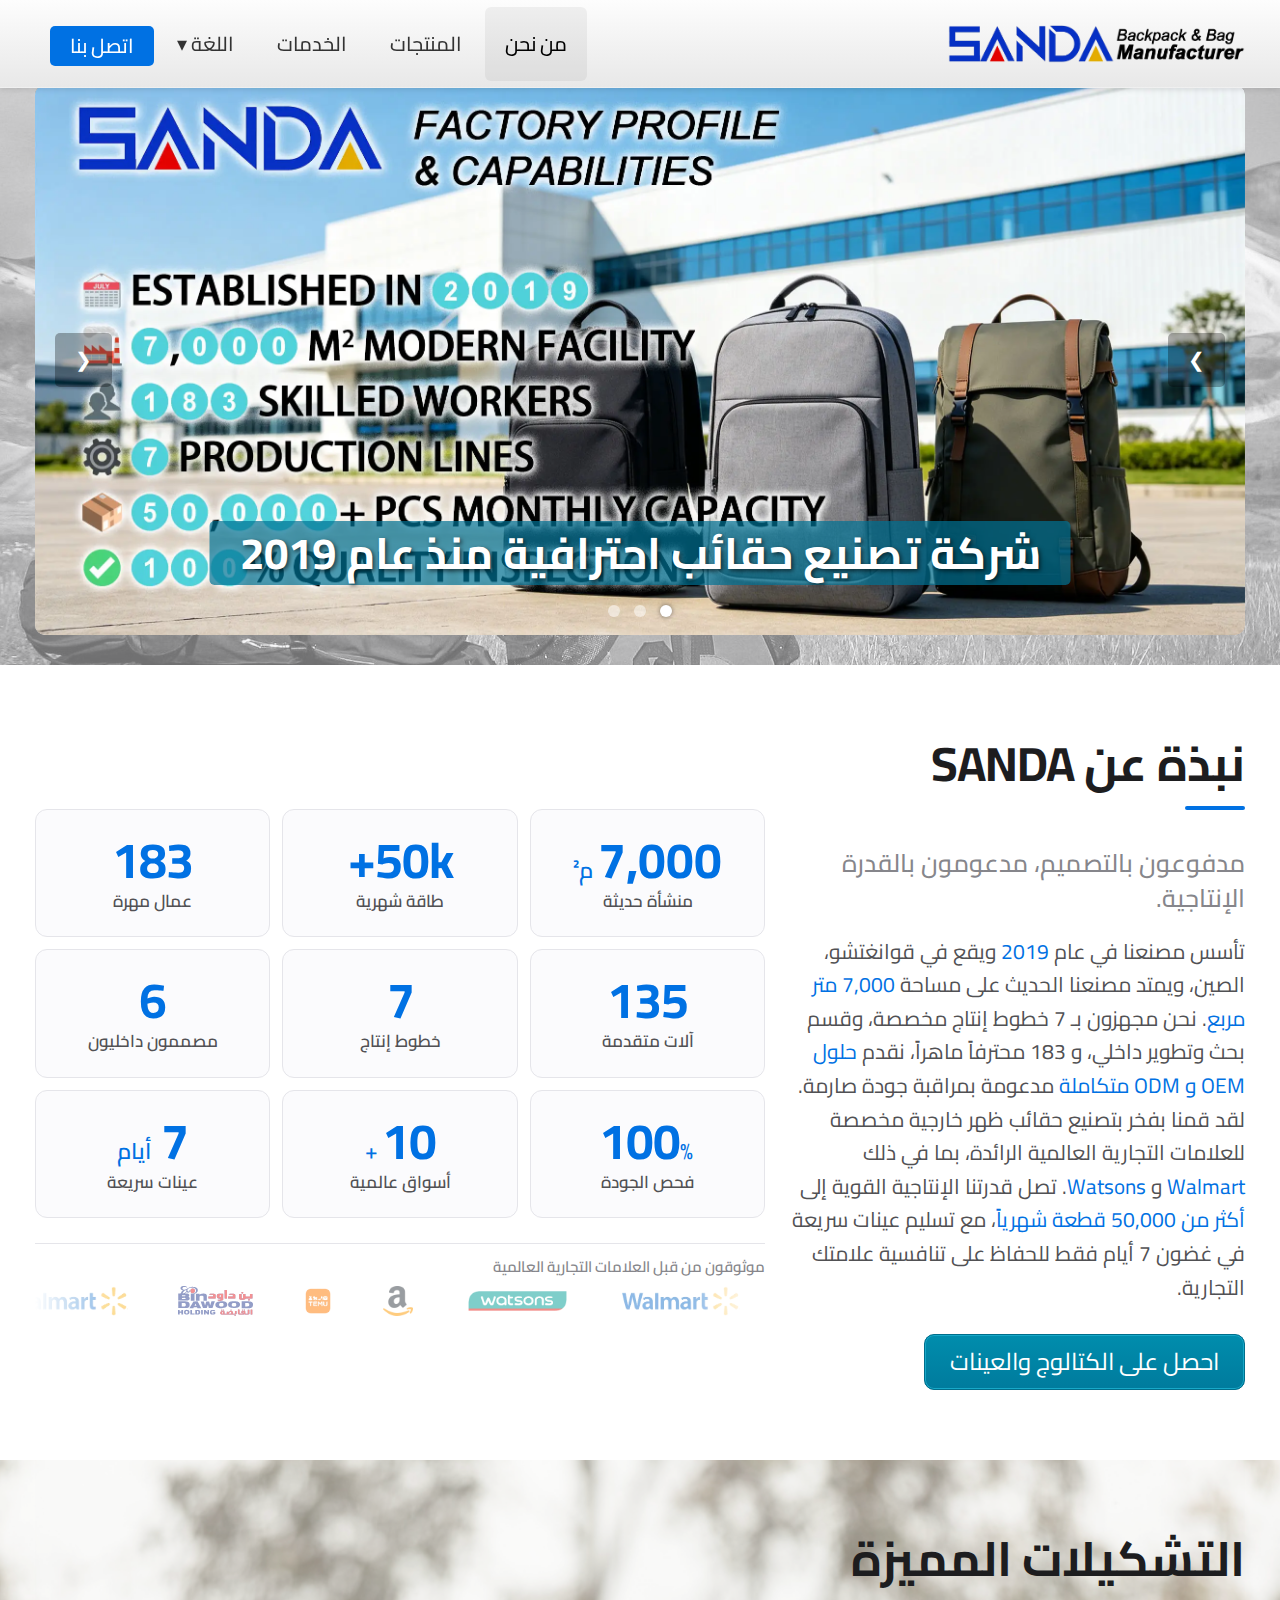
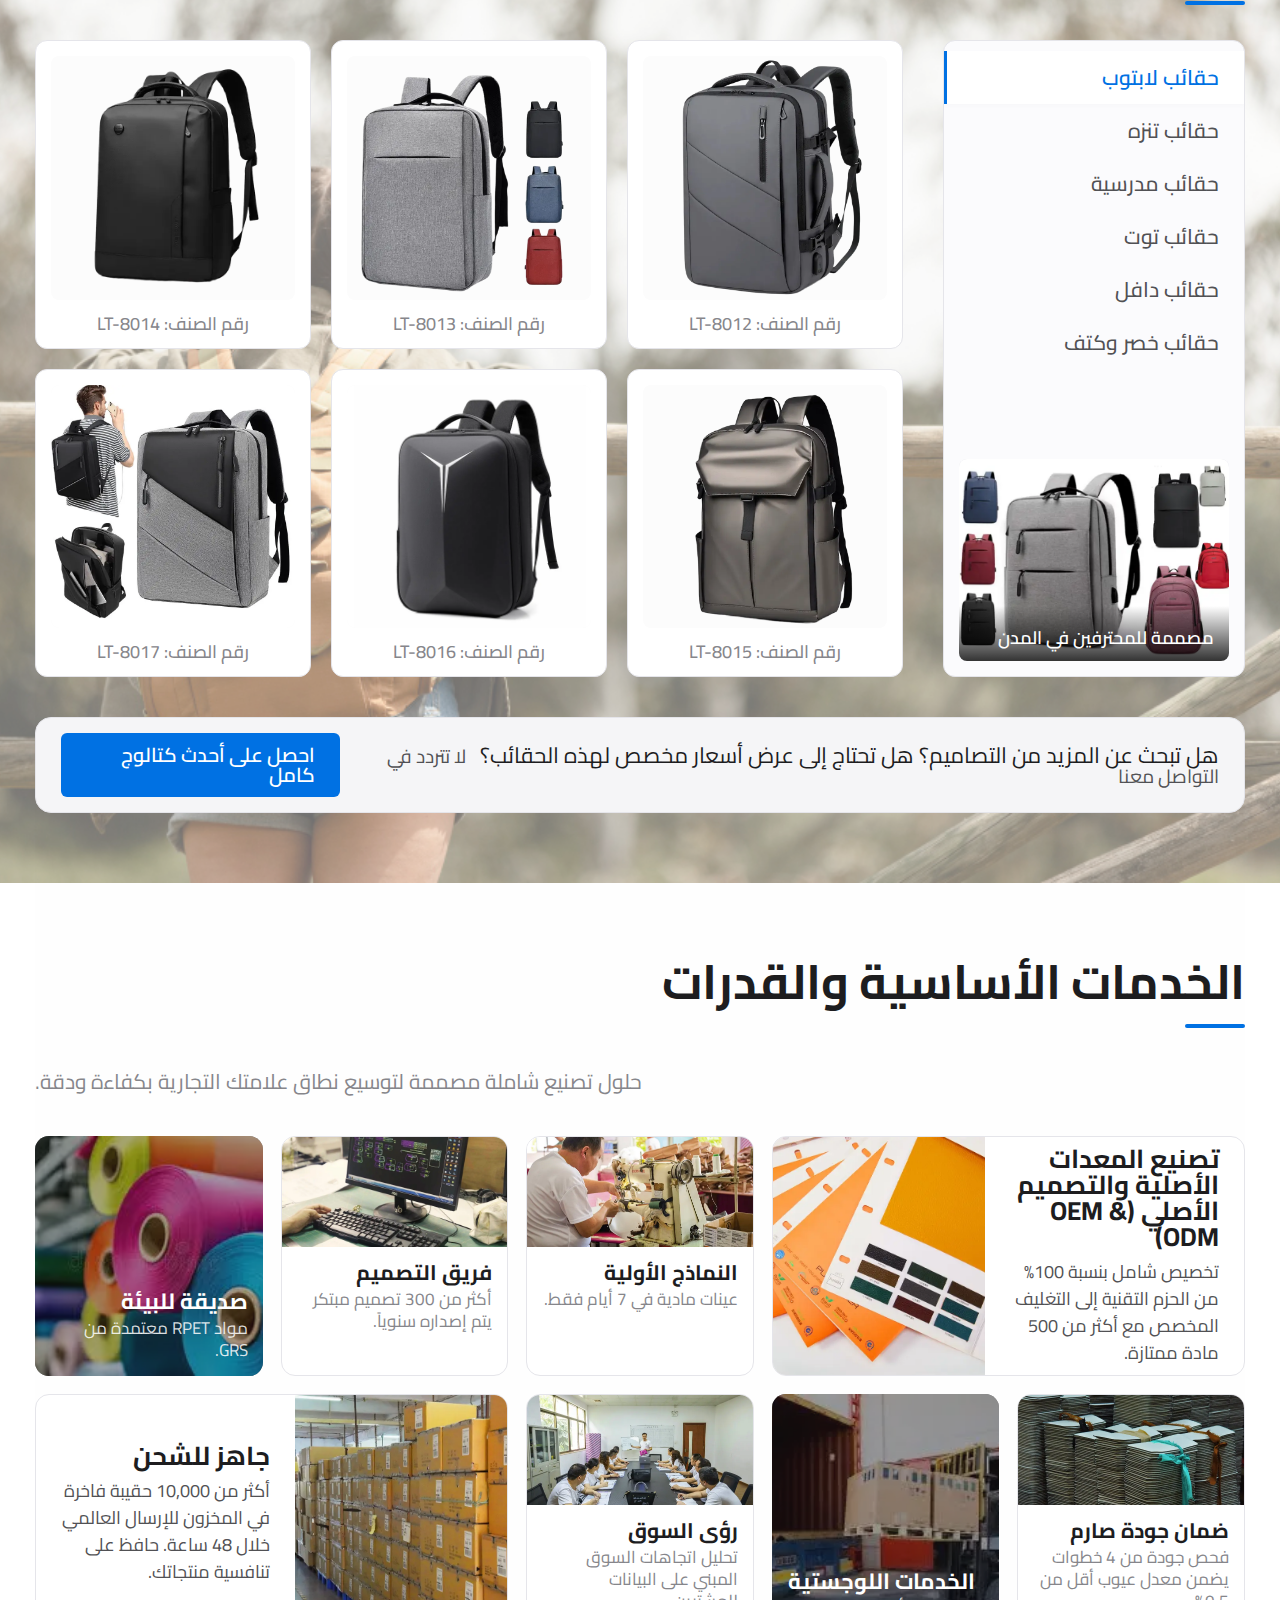
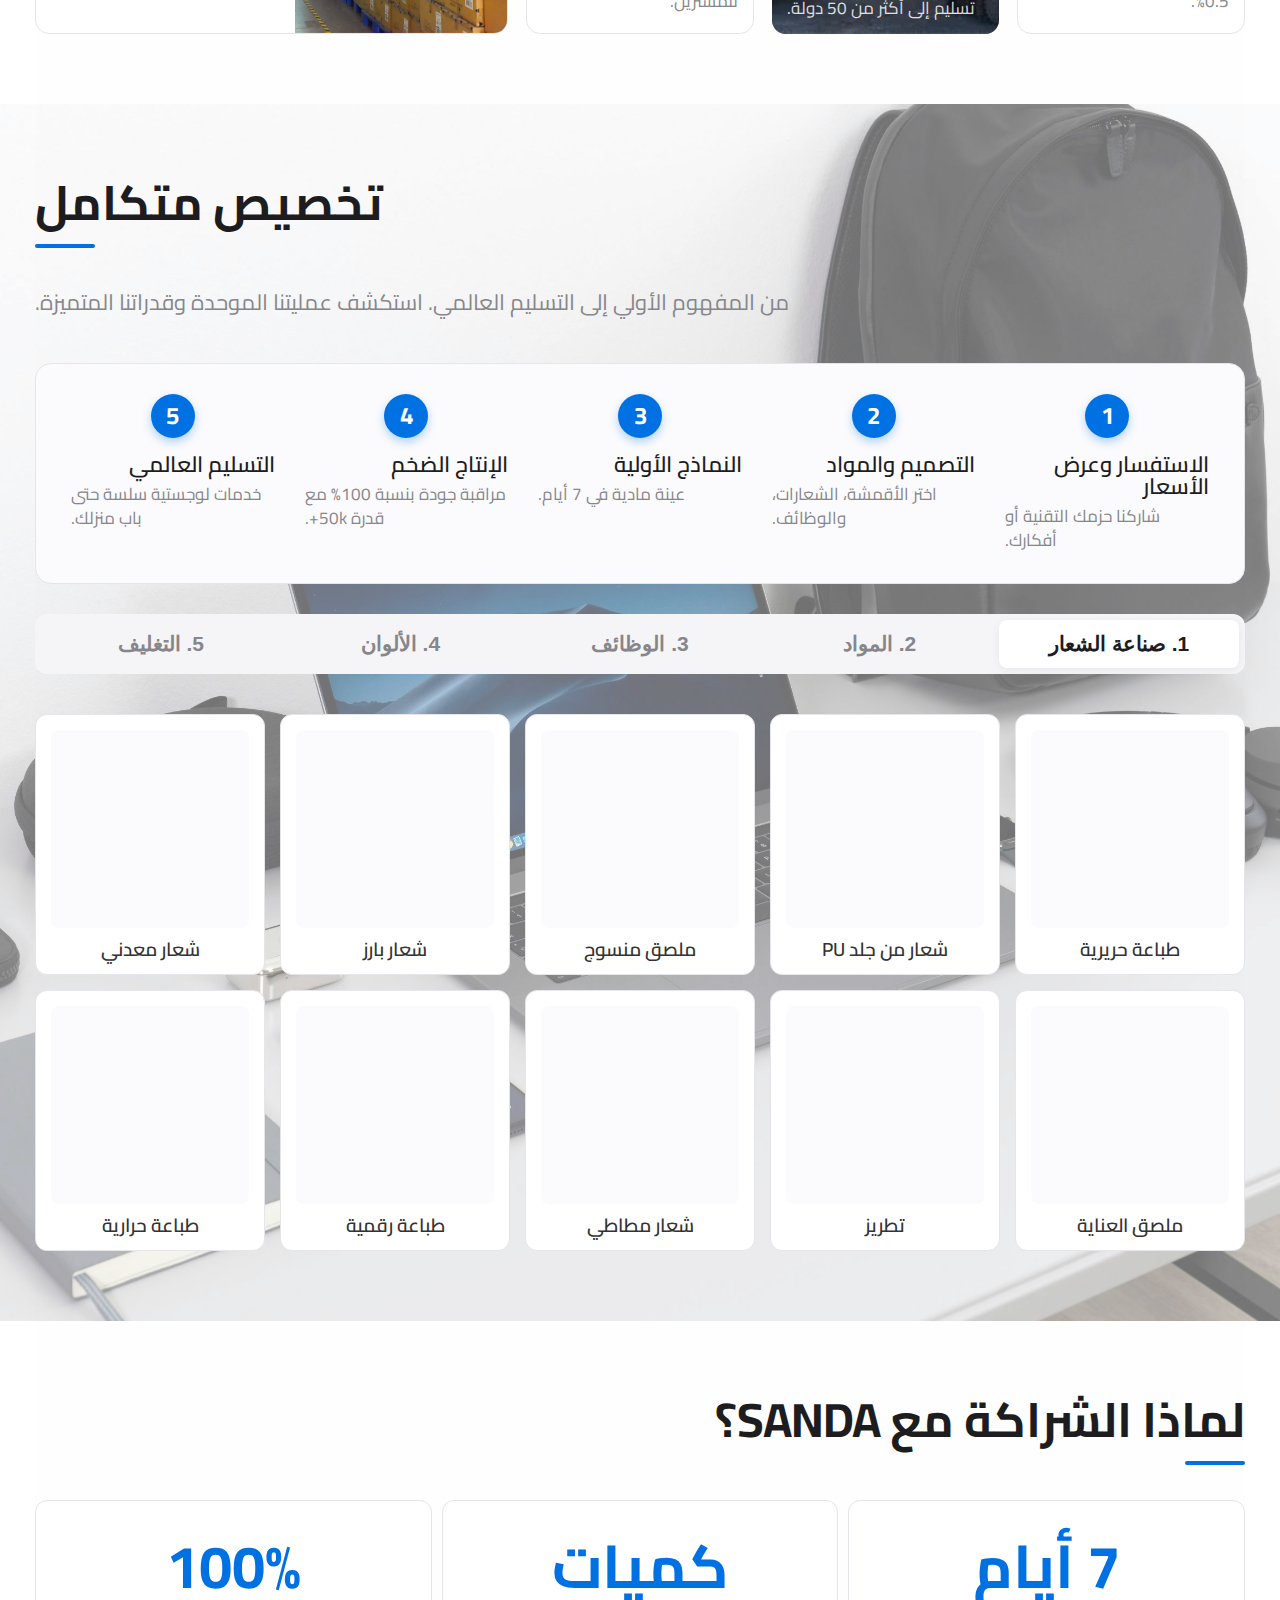
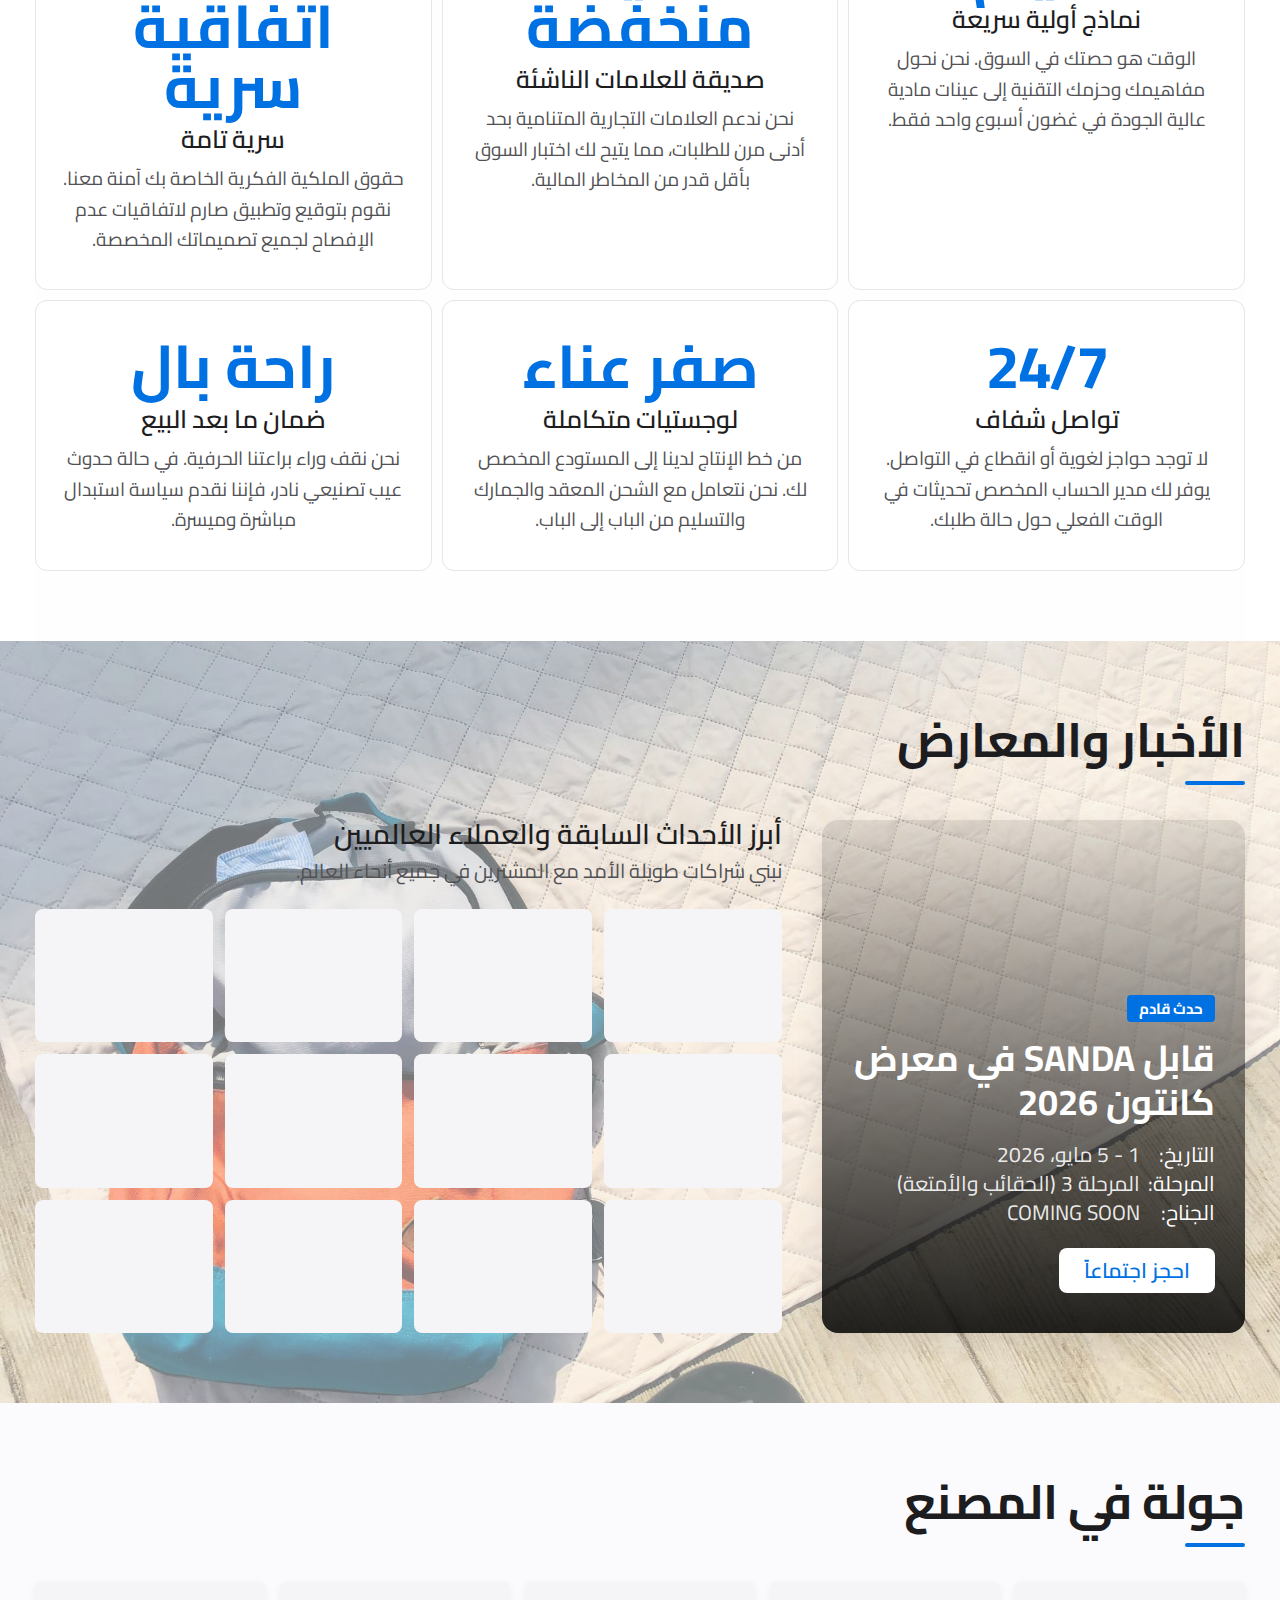
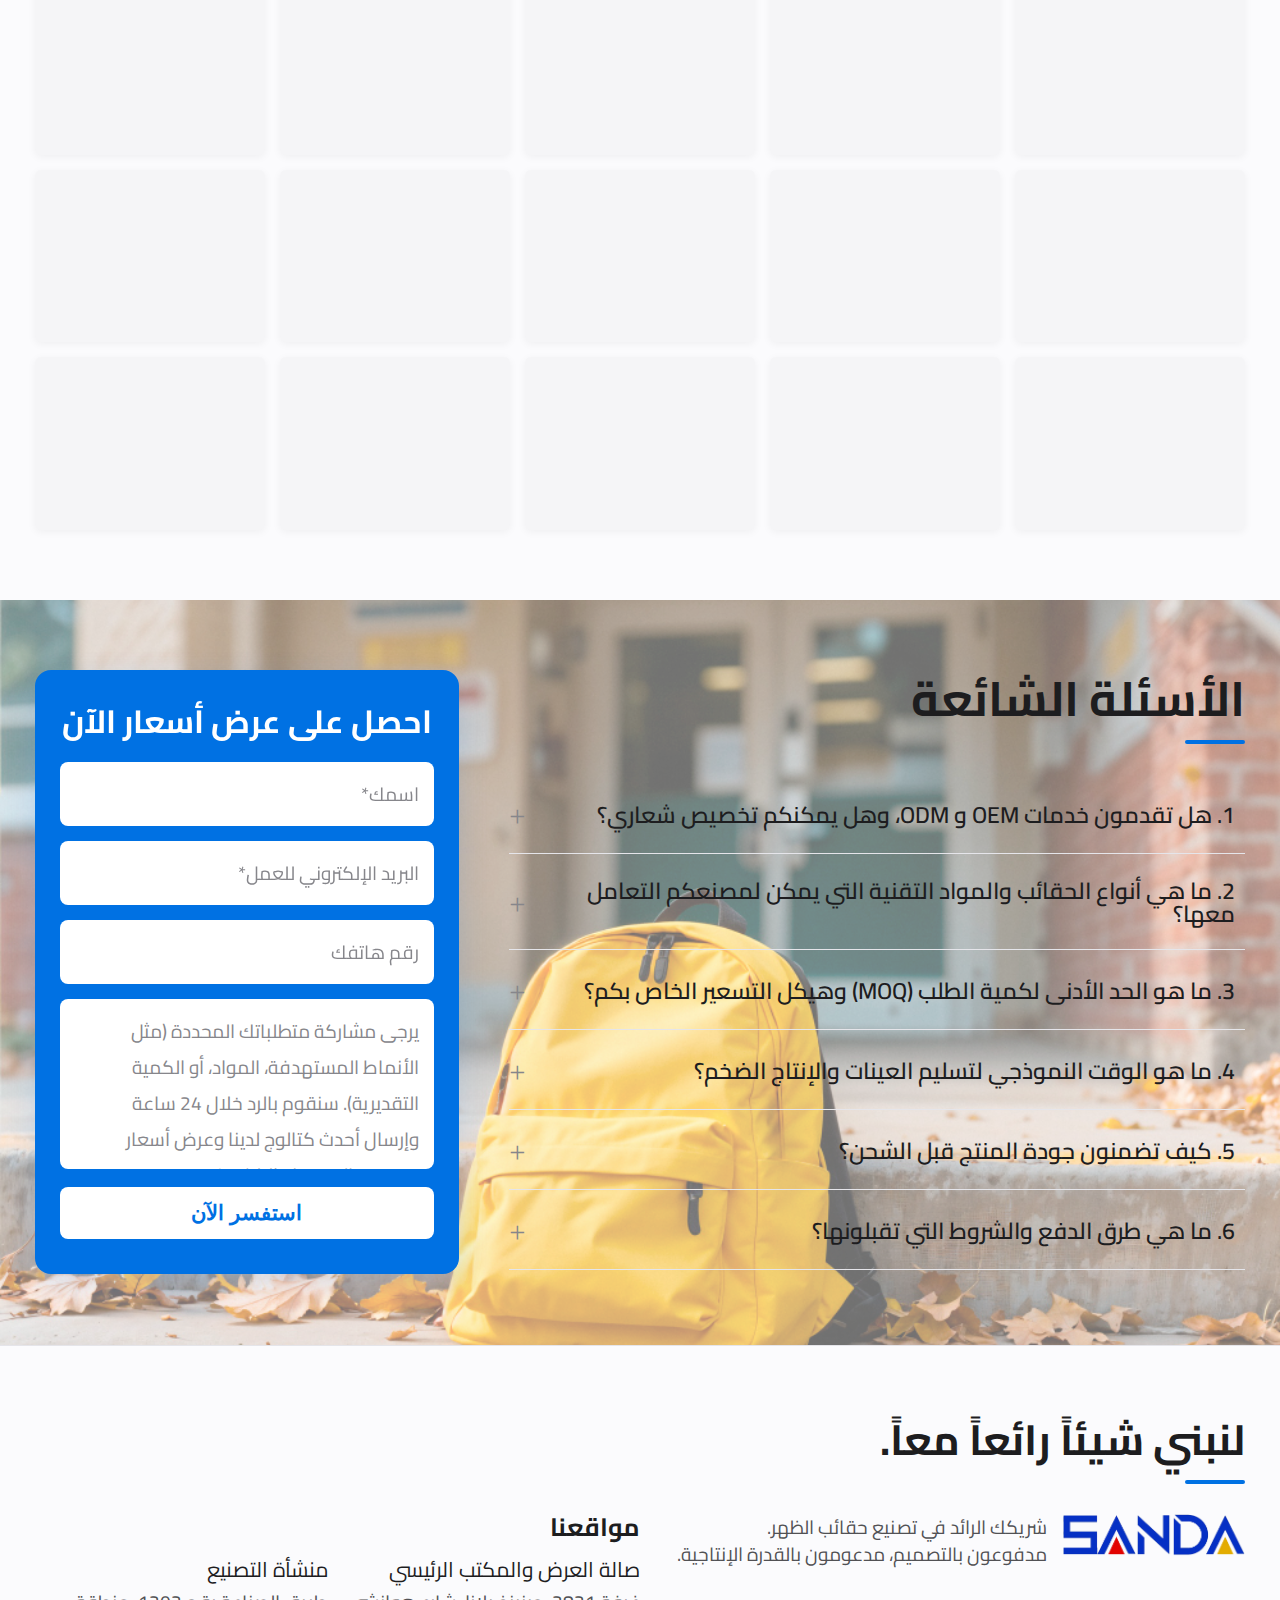
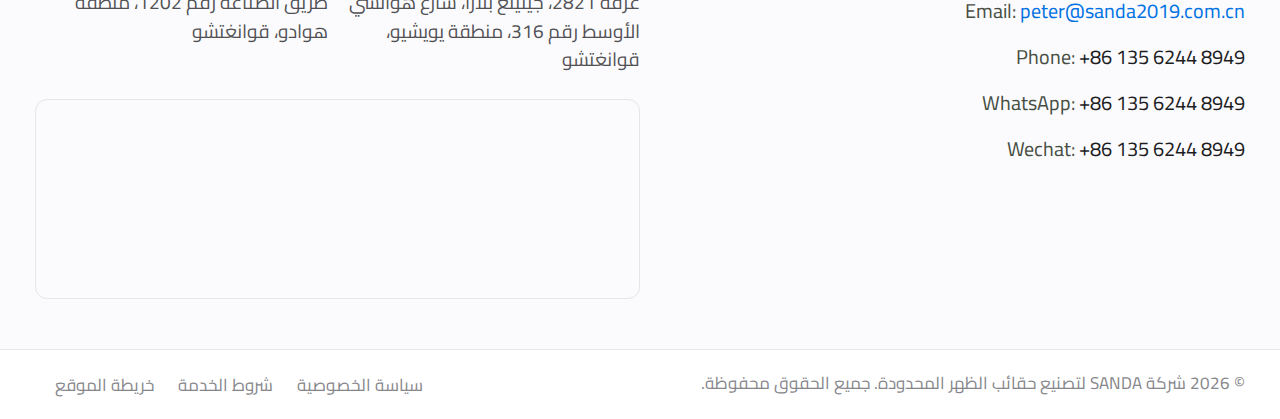
<file: index-arabic.html>
<!DOCTYPE HTML>
<html lang="ar" dir="rtl">

<head>
    <title>SANDA لتصنيع حقائب الظهر</title>
    <meta charset="utf-8" />
    <meta name="viewport" content="width=device-width, initial-scale=1, user-scalable=no" />

    <link rel="icon" type="image/webp" href="images/favicon.webp" sizes="32x32">
    <link rel="apple-touch-icon" href="images/favicon.webp" sizes="180x180">

    <link rel="stylesheet" href="assets/css/main.css" />
    <noscript>
        <link rel="stylesheet" href="assets/css/noscript.css" />
    </noscript>
    <link href="https://fonts.googleapis.com/css2?family=Cairo:wght@400;600;700&display=swap" rel="stylesheet">

    <style>
        /* 导航栏与 Logo 翻转 */
        #header h1 {
            left: auto !important;
            right: 0 !important;
        }

        #header nav {
            right: auto !important;
            left: 0 !important;
        }

        /* 标题与蓝色短线翻转 */
        #main section h2,
        .footer-main-title {
            text-align: right !important;
        }

        #main section h2::after,
        .footer-main-title::after {
            margin-left: auto !important;
            margin-right: 0 !important;
        }

        /* 各种左右间距反转 */
        .adv-img,
        .contact-icon,
        .address-icon {
            margin-right: 0;
            margin-left: 15px;
        }

        .cta-text strong {
            margin-right: 0;
            margin-left: 10px;
        }

        .footer-brand-flex {
            align-items: flex-start;
            text-align: right;
        }

        .footer-slogan-wrap p {
            text-align: right !important;
        }

        /* 🌟 核心修复 A：全局应用阿拉伯语高级字体 */
        body,
        p,
        span,
        a,
        li,
        div,
        h1,
        h2,
        h3,
        h4,
        h5,
        h6 {
            font-family: 'Cairo', sans-serif !important;
        }

        body {
            font-size: 15pt;
        }

        /* 阿拉伯语稍微大一点会更容易阅读 */
        .stat-num span {
            margin-right: 5px;
            margin-left: 0;
        }

        .timeline-step {
            text-align: right;
        }

        /* 🌟 核心修复 B：强行用 Flex 引擎让数字在圆圈内绝对居中 */
        .step-circle {
            display: flex !important;
            justify-content: center !important;
            align-items: center !important;
            line-height: 1 !important;
            /* 解除原有高度对基线的干扰 */
        }
    </style>
</head>

<body>
    <div id="page-wrapper">

        <div id="header-wrapper">
            <div class="container">
                <div class="row">
                    <div class="col-12">

                        <header id="header">
                            <h1><a href="index-arabic.html" id="logo">
                                    <img src="images/SANDA.webp" alt="SANDA" />
                                </a></h1>
                            <nav id="nav">
                                <a href="#about" class="current-page-item">من نحن</a>
                                <a href="#featured-products">المنتجات</a>
                                <a href="#core-services">الخدمات</a>

                                <div class="lang-dropdown">
                                    <a href="javascript:void(0);" class="lang-dropbtn">اللغة ▾</a>
                                    <div class="lang-dropdown-content">
                                        <a href="index.html">English</a>
                                        <a href="index-es.html">Español</a>
                                        <a href="index-fr.html">Français</a>
                                        <a href="index-malay.html">Bahasa</a>
                                    </div>
                                </div>

                                <a href="#quote" class="nav-contact-btn">اتصل بنا</a>
                            </nav>
                        </header>

                    </div>
                </div>
            </div>
        </div>

        <div id="banner-wrapper">
            <div class="container">
                <div id="banner-slider">
                    <div class="slider-container">
                        <div class="slide">
                            <img src="images/banner/banner1.webp" alt="SANDA Factory Overview">
                            <div class="slide-text">شركة تصنيع حقائب احترافية منذ عام 2019</div>
                        </div>
                        <div class="slide">
                            <img src="images/banner/banner2.webp" alt="Production Line">
                            <div class="slide-text">طاقة إنتاجية تتجاوز 50,000 قطعة شهرياً</div>
                        </div>
                        <div class="slide">
                            <img src="images/banner/banner3.webp" alt="Premium Backpacks">
                            <div class="slide-text">خدمات التخصيص الشاملة OEM و ODM</div>
                        </div>
                    </div>

                    <button class="slide-btn prev-btn">❮</button>
                    <button class="slide-btn next-btn">❯</button>

                    <div class="slider-dots">
                        <span class="dot active"></span>
                        <span class="dot"></span>
                        <span class="dot"></span>
                    </div>
                </div>
            </div>
        </div>

        <div id="main">
            <div class="container" id="about">

                <div class="row">
                    <div class="col-12">
                        <section class="about-split-section global-section">
                            <div class="about-split-layout">

                                <div class="about-left-intro">
                                    <h2>نبذة عن SANDA</h2>
                                    <h3 class="about-subtitle">مدفوعون بالتصميم، مدعومون بالقدرة الإنتاجية.</h3>
                                    <p>تأسس مصنعنا في عام <strong style="color: #0071e3;">2019</strong> ويقع في
                                        قوانغتشو، الصين، ويمتد مصنعنا الحديث على مساحة <strong
                                            style="color: #0071e3;">7,000 متر مربع</strong>. نحن مجهزون بـ 7 خطوط إنتاج
                                        مخصصة، وقسم بحث وتطوير داخلي، و 183 محترفاً ماهراً، نقدم <strong
                                            style="color: #0071e3;">حلول OEM و ODM متكاملة</strong> مدعومة بمراقبة جودة
                                        صارمة. لقد قمنا بفخر بتصنيع حقائب ظهر خارجية مخصصة للعلامات التجارية العالمية
                                        الرائدة، بما في ذلك <strong style="color: #0071e3;">Walmart</strong> و <strong
                                            style="color: #0071e3;">Watsons</strong>. تصل قدرتنا الإنتاجية القوية إلى
                                        <strong style="color: #0071e3;">أكثر من 50,000 قطعة شهرياً</strong>، مع تسليم
                                        عينات سريعة في غضون 7 أيام فقط للحفاظ على تنافسية علامتك التجارية.
                                    </p>
                                    <div class="about-action">
                                        <a href="#contact" class="button">احصل على الكتالوج والعينات</a>
                                    </div>
                                </div>

                                <div class="about-right-stats">

                                    <div class="stats-grid-3x3">
                                        <div class="stat-card">
                                            <div class="stat-num">7,000<span>م²</span></div>
                                            <div class="stat-label">منشأة حديثة</div>
                                        </div>
                                        <div class="stat-card">
                                            <div class="stat-num">50k+</div>
                                            <div class="stat-label">طاقة شهرية</div>
                                        </div>
                                        <div class="stat-card">
                                            <div class="stat-num">183</div>
                                            <div class="stat-label">عمال مهرة</div>
                                        </div>
                                        <div class="stat-card">
                                            <div class="stat-num">135</div>
                                            <div class="stat-label">آلات متقدمة</div>
                                        </div>
                                        <div class="stat-card">
                                            <div class="stat-num">7</div>
                                            <div class="stat-label">خطوط إنتاج</div>
                                        </div>
                                        <div class="stat-card">
                                            <div class="stat-num">6</div>
                                            <div class="stat-label">مصممون داخليون</div>
                                        </div>
                                        <div class="stat-card">
                                            <div class="stat-num">100<span>%</span></div>
                                            <div class="stat-label">فحص الجودة</div>
                                        </div>
                                        <div class="stat-card">
                                            <div class="stat-num">10<span>+</span></div>
                                            <div class="stat-label">أسواق عالمية</div>
                                        </div>
                                        <div class="stat-card">
                                            <div class="stat-num">7<span> أيام</span></div>
                                            <div class="stat-label">عينات سريعة</div>
                                        </div>
                                    </div>

                                    <div class="trust-signals-wrapper">
                                        <span class="trust-title">موثوقون من قبل العلامات التجارية العالمية</span>

                                        <div class="scrolling-logo-wall">
                                            <div class="logo-track">
                                                <img src="images/logos/logo-walmart.webp" alt="Walmart">
                                                <img src="images/logos/logo-watsons.webp" alt="Watsons">
                                                <img src="images/logos/logo-amazon.webp" alt="Amazon">
                                                <img src="images/logos/logo-temu.webp" alt="Temu">
                                                <img src="images/logos/bin-dawood-emailer.svg" alt="Bindawood">
                                                <img src="images/logos/logo-walmart.webp" alt="Walmart">
                                                <img src="images/logos/logo-watsons.webp" alt="Watsons">
                                                <img src="images/logos/logo-amazon.webp" alt="Amazon">
                                                <img src="images/logos/logo-temu.webp" alt="Temu">
                                                <img src="images/logos/bin-dawood-emailer.svg" alt="Bindawood">
                                            </div>
                                        </div>

                                    </div>

                                </div>

                            </div>
                        </section>
                    </div>
                </div>


                <div class="row">
                    <div class="col-12">
                        <section class="products-category-section global-section" id="featured-products">
                            <h2>التشكيلات المميزة</h2>

                            <div class="category-master-detail" id="category-module">

                                <div class="category-sidebar">
                                    <ul class="category-menu" id="category-menu-list">
                                        <li class="active" onclick="switchCategory(event, 'cat-laptop')"
                                            data-bg="images/ProductList/mood-laptop.webp"
                                            data-text="مصممة للمحترفين في المدن">حقائب لابتوب</li>
                                        <li onclick="switchCategory(event, 'cat-hiking')"
                                            data-bg="images/ProductList/mood-hiking.webp"
                                            data-text="صُممت للظروف الخارجية القاسية">حقائب تنزه</li>
                                        <li onclick="switchCategory(event, 'cat-school')"
                                            data-bg="images/ProductList/mood-school.webp"
                                            data-text="مريحة وممتعة للأطفال">حقائب مدرسية</li>
                                        <li onclick="switchCategory(event, 'cat-tote')"
                                            data-bg="images/ProductList/mood-tote.webp"
                                            data-text="حقائب يومية صديقة للبيئة">حقائب توت</li>
                                        <li onclick="switchCategory(event, 'cat-duffle')"
                                            data-bg="images/ProductList/mood-duffle.webp" data-text="رفيق السفر الواسع">
                                            حقائب دافل</li>
                                        <li onclick="switchCategory(event, 'cat-sling')"
                                            data-bg="images/ProductList/mood-sling.webp" data-text="خفيفة الوزن وعملية">
                                            حقائب خصر وكتف</li>
                                    </ul>

                                    <div class="category-mood-box">
                                        <img id="mood-image" src="images/ProductList/mood-laptop.webp"
                                            alt="Category Mood" loading="lazy">
                                        <div class="mood-overlay">
                                            <span id="mood-text">مصممة للمحترفين في المدن</span>
                                        </div>
                                    </div>
                                </div>

                                <div class="category-content">

                                    <div id="cat-laptop" class="product-grid-2x3 active-grid">
                                        <div class="prod-card">
                                            <div class="prod-img-wrapper"><img src="images/ProductList/laptop1.webp"
                                                    alt="Laptop Bag" loading="lazy"></div><span class="prod-id">رقم
                                                الصنف: LT-8012</span>
                                        </div>
                                        <div class="prod-card">
                                            <div class="prod-img-wrapper"><img src="images/ProductList/laptop2.webp"
                                                    alt="Laptop Bag" loading="lazy"></div><span class="prod-id">رقم
                                                الصنف: LT-8013</span>
                                        </div>
                                        <div class="prod-card">
                                            <div class="prod-img-wrapper"><img src="images/ProductList/laptop3.webp"
                                                    alt="Laptop Bag" loading="lazy"></div><span class="prod-id">رقم
                                                الصنف: LT-8014</span>
                                        </div>
                                        <div class="prod-card">
                                            <div class="prod-img-wrapper"><img src="images/ProductList/laptop4.webp"
                                                    alt="Laptop Bag" loading="lazy"></div><span class="prod-id">رقم
                                                الصنف: LT-8015</span>
                                        </div>
                                        <div class="prod-card">
                                            <div class="prod-img-wrapper"><img src="images/ProductList/laptop5.webp"
                                                    alt="Laptop Bag" loading="lazy"></div><span class="prod-id">رقم
                                                الصنف: LT-8016</span>
                                        </div>
                                        <div class="prod-card">
                                            <div class="prod-img-wrapper"><img src="images/ProductList/laptop6.webp"
                                                    alt="Laptop Bag" loading="lazy"></div><span class="prod-id">رقم
                                                الصنف: LT-8017</span>
                                        </div>
                                    </div>

                                    <div id="cat-hiking" class="product-grid-2x3">
                                        <div class="prod-card">
                                            <div class="prod-img-wrapper"><img src="images/ProductList/hiking1.webp"
                                                    alt="Hiking Bag" loading="lazy"></div><span class="prod-id">رقم
                                                الصنف: HK-5021</span>
                                        </div>
                                        <div class="prod-card">
                                            <div class="prod-img-wrapper"><img src="images/ProductList/hiking2.webp"
                                                    alt="Hiking Bag" loading="lazy"></div><span class="prod-id">رقم
                                                الصنف: HK-5022</span>
                                        </div>
                                        <div class="prod-card">
                                            <div class="prod-img-wrapper"><img src="images/ProductList/hiking3.webp"
                                                    alt="Hiking Bag" loading="lazy"></div><span class="prod-id">رقم
                                                الصنف: HK-5023</span>
                                        </div>
                                        <div class="prod-card">
                                            <div class="prod-img-wrapper"><img src="images/ProductList/hiking4.webp"
                                                    alt="Hiking Bag" loading="lazy"></div><span class="prod-id">رقم
                                                الصنف: HK-5024</span>
                                        </div>
                                        <div class="prod-card">
                                            <div class="prod-img-wrapper"><img src="images/ProductList/hiking5.webp"
                                                    alt="Hiking Bag" loading="lazy"></div><span class="prod-id">رقم
                                                الصنف: HK-5025</span>
                                        </div>
                                        <div class="prod-card">
                                            <div class="prod-img-wrapper"><img src="images/ProductList/hiking6.webp"
                                                    alt="Hiking Bag" loading="lazy"></div><span class="prod-id">رقم
                                                الصنف: HK-5026</span>
                                        </div>
                                    </div>

                                    <div id="cat-school" class="product-grid-2x3">
                                        <div class="prod-card">
                                            <div class="prod-img-wrapper"><img src="images/ProductList/school1.webp"
                                                    alt="School Bag" loading="lazy"></div><span class="prod-id">رقم
                                                الصنف: SC-3011</span>
                                        </div>
                                        <div class="prod-card">
                                            <div class="prod-img-wrapper"><img src="images/ProductList/school2.webp"
                                                    alt="School Bag" loading="lazy"></div><span class="prod-id">رقم
                                                الصنف: SC-3012</span>
                                        </div>
                                        <div class="prod-card">
                                            <div class="prod-img-wrapper"><img src="images/ProductList/school3.webp"
                                                    alt="School Bag" loading="lazy"></div><span class="prod-id">رقم
                                                الصنف: SC-3013</span>
                                        </div>
                                        <div class="prod-card">
                                            <div class="prod-img-wrapper"><img src="images/ProductList/school4.webp"
                                                    alt="School Bag" loading="lazy"></div><span class="prod-id">رقم
                                                الصنف: SC-3014</span>
                                        </div>
                                        <div class="prod-card">
                                            <div class="prod-img-wrapper"><img src="images/ProductList/school5.webp"
                                                    alt="School Bag" loading="lazy"></div><span class="prod-id">رقم
                                                الصنف: SC-3015</span>
                                        </div>
                                        <div class="prod-card">
                                            <div class="prod-img-wrapper"><img src="images/ProductList/school6.webp"
                                                    alt="School Bag" loading="lazy"></div><span class="prod-id">رقم
                                                الصنف: SC-3016</span>
                                        </div>
                                    </div>

                                    <div id="cat-tote" class="product-grid-2x3">
                                        <div class="prod-card">
                                            <div class="prod-img-wrapper"><img src="images/ProductList/tote1.webp"
                                                    alt="Tote Bag" loading="lazy"></div><span class="prod-id">رقم الصنف:
                                                TB-2051</span>
                                        </div>
                                        <div class="prod-card">
                                            <div class="prod-img-wrapper"><img src="images/ProductList/tote2.webp"
                                                    alt="Tote Bag" loading="lazy"></div><span class="prod-id">رقم الصنف:
                                                TB-2052</span>
                                        </div>
                                        <div class="prod-card">
                                            <div class="prod-img-wrapper"><img src="images/ProductList/tote3.webp"
                                                    alt="Tote Bag" loading="lazy"></div><span class="prod-id">رقم الصنف:
                                                TB-2053</span>
                                        </div>
                                        <div class="prod-card">
                                            <div class="prod-img-wrapper"><img src="images/ProductList/tote4.webp"
                                                    alt="Tote Bag" loading="lazy"></div><span class="prod-id">رقم الصنف:
                                                TB-2054</span>
                                        </div>
                                        <div class="prod-card">
                                            <div class="prod-img-wrapper"><img src="images/ProductList/tote5.webp"
                                                    alt="Tote Bag" loading="lazy"></div><span class="prod-id">رقم الصنف:
                                                TB-2055</span>
                                        </div>
                                        <div class="prod-card">
                                            <div class="prod-img-wrapper"><img src="images/ProductList/tote6.webp"
                                                    alt="Tote Bag" loading="lazy"></div><span class="prod-id">رقم الصنف:
                                                TB-2056</span>
                                        </div>
                                    </div>

                                    <div id="cat-duffle" class="product-grid-2x3">
                                        <div class="prod-card">
                                            <div class="prod-img-wrapper"><img src="images/ProductList/duffle1.webp"
                                                    alt="Duffle Bag" loading="lazy"></div><span class="prod-id">رقم
                                                الصنف: DF-9081</span>
                                        </div>
                                        <div class="prod-card">
                                            <div class="prod-img-wrapper"><img src="images/ProductList/duffle2.webp"
                                                    alt="Duffle Bag" loading="lazy"></div><span class="prod-id">رقم
                                                الصنف: DF-9082</span>
                                        </div>
                                        <div class="prod-card">
                                            <div class="prod-img-wrapper"><img src="images/ProductList/duffle3.webp"
                                                    alt="Duffle Bag" loading="lazy"></div><span class="prod-id">رقم
                                                الصنف: DF-9083</span>
                                        </div>
                                        <div class="prod-card">
                                            <div class="prod-img-wrapper"><img src="images/ProductList/duffle4.webp"
                                                    alt="Duffle Bag" loading="lazy"></div><span class="prod-id">رقم
                                                الصنف: DF-9084</span>
                                        </div>
                                        <div class="prod-card">
                                            <div class="prod-img-wrapper"><img src="images/ProductList/duffle5.webp"
                                                    alt="Duffle Bag" loading="lazy"></div><span class="prod-id">رقم
                                                الصنف: DF-9085</span>
                                        </div>
                                        <div class="prod-card">
                                            <div class="prod-img-wrapper"><img src="images/ProductList/duffle6.webp"
                                                    alt="Duffle Bag" loading="lazy"></div><span class="prod-id">رقم
                                                الصنف: DF-9086</span>
                                        </div>
                                    </div>

                                    <div id="cat-sling" class="product-grid-2x3">
                                        <div class="prod-card">
                                            <div class="prod-img-wrapper"><img src="images/ProductList/sling1.webp"
                                                    alt="Sling Bag" loading="lazy"></div><span class="prod-id">رقم
                                                الصنف: SL-7041</span>
                                        </div>
                                        <div class="prod-card">
                                            <div class="prod-img-wrapper"><img src="images/ProductList/sling2.webp"
                                                    alt="Sling Bag" loading="lazy"></div><span class="prod-id">رقم
                                                الصنف: SL-7042</span>
                                        </div>
                                        <div class="prod-card">
                                            <div class="prod-img-wrapper"><img src="images/ProductList/sling3.webp"
                                                    alt="Sling Bag" loading="lazy"></div><span class="prod-id">رقم
                                                الصنف: SL-7043</span>
                                        </div>
                                        <div class="prod-card">
                                            <div class="prod-img-wrapper"><img src="images/ProductList/sling4.webp"
                                                    alt="Sling Bag" loading="lazy"></div><span class="prod-id">رقم
                                                الصنف: SL-7044</span>
                                        </div>
                                        <div class="prod-card">
                                            <div class="prod-img-wrapper"><img src="images/ProductList/sling5.webp"
                                                    alt="Sling Bag" loading="lazy"></div><span class="prod-id">رقم
                                                الصنف: SL-7045</span>
                                        </div>
                                        <div class="prod-card">
                                            <div class="prod-img-wrapper"><img src="images/ProductList/sling6.webp"
                                                    alt="Sling Bag" loading="lazy"></div><span class="prod-id">رقم
                                                الصنف: SL-7046</span>
                                        </div>
                                    </div>

                                </div>
                            </div>

                            <div class="cta-capsule-banner">
                                <div class="cta-text">
                                    <strong>هل تبحث عن المزيد من التصاميم؟ هل تحتاج إلى عرض أسعار مخصص لهذه
                                        الحقائب؟</strong>
                                    <span>لا تتردد في التواصل معنا</span>
                                </div>
                                <a href="#quote" class="cta-btn">احصل على أحدث كتالوج كامل</a>
                            </div>

                        </section>
                    </div>
                </div>







                <div class="row">
                    <div class="row">
                        <div class="col-12">
                            <section class="services-section global-section" id="core-services">
                                <h2>الخدمات الأساسية والقدرات</h2>
                                <p class="section-subtitle">حلول تصنيع شاملة مصممة لتوسيع نطاق علامتك التجارية بكفاءة
                                    ودقة.</p>

                                <div class="bento-grid-2rows">

                                    <div class="bento-card bento-wide">
                                        <div class="bento-text">
                                            <h3>تصنيع المعدات الأصلية والتصميم الأصلي (OEM & ODM)</h3>
                                            <p>تخصيص شامل بنسبة 100% من الحزم التقنية إلى التغليف المخصص مع أكثر من 500
                                                مادة ممتازة.</p>
                                        </div>
                                        <img src="images/Services/Service2.webp" alt="OEM & ODM" class="bento-img-right"
                                            loading="lazy">
                                    </div>

                                    <div class="bento-card bento-small">
                                        <img src="images/Services/Service3.webp" alt="Prototyping" class="bento-img-top"
                                            loading="lazy">
                                        <div class="bento-text">
                                            <h3>النماذج الأولية</h3>
                                            <p>عينات مادية في 7 أيام فقط.</p>
                                        </div>
                                    </div>

                                    <div class="bento-card bento-small">
                                        <img src="images/Services/Service4.webp" alt="Design" class="bento-img-top"
                                            loading="lazy">
                                        <div class="bento-text">
                                            <h3>فريق التصميم</h3>
                                            <p>أكثر من 300 تصميم مبتكر يتم إصداره سنوياً.</p>
                                        </div>
                                    </div>

                                    <div class="bento-card bento-overlay">
                                        <img src="images/Services/Service5.webp" alt="Eco" class="bg-img"
                                            loading="lazy">
                                        <div class="overlay-content">
                                            <h3>صديقة للبيئة</h3>
                                            <p>مواد RPET معتمدة من GRS.</p>
                                        </div>
                                    </div>

                                    <div class="bento-card bento-small">
                                        <img src="images/Services/Service7.webp" alt="QA" class="bento-img-top"
                                            loading="lazy">
                                        <div class="bento-text">
                                            <h3>ضمان جودة صارم</h3>
                                            <p>فحص جودة من 4 خطوات يضمن معدل عيوب أقل من 0.5%.</p>
                                        </div>
                                    </div>

                                    <div class="bento-card bento-overlay">
                                        <img src="images/Services/Service8.webp" alt="Logistics" class="bg-img"
                                            loading="lazy">
                                        <div class="overlay-content">
                                            <h3>الخدمات اللوجستية</h3>
                                            <p>تسليم إلى أكثر من 50 دولة.</p>
                                        </div>
                                    </div>

                                    <div class="bento-card bento-small">
                                        <img src="images/Services/Service6.webp" alt="Market" class="bento-img-top"
                                            loading="lazy">
                                        <div class="bento-text">
                                            <h3>رؤى السوق</h3>
                                            <p>تحليل اتجاهات السوق المبني على البيانات للمشترين.</p>
                                        </div>
                                    </div>

                                    <div class="bento-card bento-wide">
                                        <img src="images/Services/Service1.webp" alt="Ready to Ship"
                                            class="bento-img-left" loading="lazy">
                                        <div class="bento-text">
                                            <h3>جاهز للشحن</h3>
                                            <p>أكثر من 10,000 حقيبة فاخرة في المخزون للإرسال العالمي خلال 48 ساعة. حافظ
                                                على تنافسية منتجاتك.</p>
                                        </div>
                                    </div>

                                </div>
                            </section>
                        </div>
                    </div>
                </div>

                <div class="row">
                    <div class="col-12">
                        <section class="customization-section global-section">
                            <h2 style="text-align: center; margin-bottom: 10px;">تخصيص متكامل</h2>
                            <p style="text-align: center; color: #86868b; font-size: 1.1em; margin-bottom: 40px;">
                                من المفهوم الأولي إلى التسليم العالمي. استكشف عمليتنا الموحدة وقدراتنا المتميزة.</p>

                            <div class="process-timeline-box">
                                <div class="timeline-step">
                                    <div class="step-circle">1</div>
                                    <h4>الاستفسار وعرض الأسعار</h4>
                                    <p>شاركنا حزمك التقنية أو أفكارك.</p>
                                </div>
                                <div class="timeline-step">
                                    <div class="step-circle">2</div>
                                    <h4>التصميم والمواد</h4>
                                    <p>اختر الأقمشة، الشعارات، والوظائف.</p>
                                </div>
                                <div class="timeline-step">
                                    <div class="step-circle">3</div>
                                    <h4>النماذج الأولية</h4>
                                    <p>عينة مادية في 7 أيام.</p>
                                </div>
                                <div class="timeline-step">
                                    <div class="step-circle">4</div>
                                    <h4>الإنتاج الضخم</h4>
                                    <p>مراقبة جودة بنسبة 100% مع قدرة 50k+.</p>
                                </div>
                                <div class="timeline-step">
                                    <div class="step-circle">5</div>
                                    <h4>التسليم العالمي</h4>
                                    <p>خدمات لوجستية سلسة حتى باب منزلك.</p>
                                </div>
                            </div>

                            <div class="custom-tabs-container">

                                <div class="custom-tabs-nav">
                                    <button class="tab-btn active" onclick="openCustomTab(event, 'tab-logo')">1.
                                        صناعة الشعار</button>
                                    <button class="tab-btn" onclick="openCustomTab(event, 'tab-material')">2.
                                        المواد</button>
                                    <button class="tab-btn" onclick="openCustomTab(event, 'tab-function')">3.
                                        الوظائف</button>
                                    <button class="tab-btn" onclick="openCustomTab(event, 'tab-color')">4.
                                        الألوان</button>
                                    <button class="tab-btn" onclick="openCustomTab(event, 'tab-packing')">5.
                                        التغليف</button>
                                </div>

                                <div id="tab-logo" class="tab-content active">
                                    <div class="craft-grid-5">
                                        <div class="craft-item">
                                            <div class="craft-img"><img src="images/custom/logo-silk.webp"
                                                    alt="Silk Screen" loading="lazy"></div><span>طباعة حريرية</span>
                                        </div>
                                        <div class="craft-item">
                                            <div class="craft-img"><img src="images/custom/logo-pu.webp" alt="PU Logo"
                                                    loading="lazy"></div><span>شعار من جلد PU</span>
                                        </div>
                                        <div class="craft-item">
                                            <div class="craft-img"><img src="images/custom/logo-woven.webp"
                                                    alt="Woven Label" loading="lazy"></div><span>ملصق منسوج</span>
                                        </div>
                                        <div class="craft-item">
                                            <div class="craft-img"><img src="images/custom/logo-emboss.webp"
                                                    alt="Embossed" loading="lazy"></div><span>شعار بارز</span>
                                        </div>
                                        <div class="craft-item">
                                            <div class="craft-img"><img src="images/custom/logo-metal.webp"
                                                    alt="Metal Logo" loading="lazy"></div><span>شعار معدني</span>
                                        </div>
                                        <div class="craft-item">
                                            <div class="craft-img"><img src="images/custom/logo-wash.webp"
                                                    alt="Washing Label" loading="lazy"></div><span>ملصق العناية</span>
                                        </div>
                                        <div class="craft-item">
                                            <div class="craft-img"><img src="images/custom/logo-embroidery.webp"
                                                    alt="Embroidery" loading="lazy"></div>
                                            <span>تطريز</span>
                                        </div>
                                        <div class="craft-item">
                                            <div class="craft-img"><img src="images/custom/logo-rubber.webp"
                                                    alt="Rubber Logo" loading="lazy"></div><span>شعار مطاطي</span>
                                        </div>
                                        <div class="craft-item">
                                            <div class="craft-img"><img src="images/custom/logo-digital.webp"
                                                    alt="Digital Print" loading="lazy"></div><span>طباعة رقمية</span>
                                        </div>
                                        <div class="craft-item">
                                            <div class="craft-img"><img src="images/custom/logo-press.webp"
                                                    alt="Press Logo" loading="lazy"></div><span>طباعة حرارية</span>
                                        </div>
                                    </div>
                                </div>

                                <div id="tab-material" class="tab-content">
                                    <div class="craft-grid-5">
                                        <div class="craft-item">
                                            <div class="craft-img"><img src="images/custom/mat-nylon.webp" alt="Nylon"
                                                    loading="lazy"></div><span>نايلون فاخر</span>
                                        </div>
                                        <div class="craft-item">
                                            <div class="craft-img"><img src="images/custom/mat-polyester.webp"
                                                    alt="Polyester" loading="lazy"></div><span>بوليستر</span>
                                        </div>
                                        <div class="craft-item">
                                            <div class="craft-img"><img src="images/custom/mat-canvas.webp" alt="Canvas"
                                                    loading="lazy"></div><span>قماش كانفاس متين</span>
                                        </div>
                                        <div class="craft-item">
                                            <div class="craft-img"><img src="images/custom/mat-pu.webp" alt="PU Leather"
                                                    loading="lazy"></div><span>جلد PU</span>
                                        </div>
                                        <div class="craft-item">
                                            <div class="craft-img"><img src="images/custom/mat-neoprene.webp"
                                                    alt="Neoprene" loading="lazy"></div><span>نيوبرين</span>
                                        </div>
                                        <div class="craft-item">
                                            <div class="craft-img"><img src="images/custom/mat-crystal.webp"
                                                    alt="Crystal Soft" loading="lazy"></div><span>مخمل كريستال
                                                ناعم</span>
                                        </div>
                                        <div class="craft-item">
                                            <div class="craft-img"><img src="images/custom/mat-corduroy.webp"
                                                    alt="Corduroy" loading="lazy"></div><span>قماش مضلع
                                                (كورودروي)</span>
                                        </div>
                                        <div class="craft-item">
                                            <div class="craft-img"><img src="images/custom/mat-lamb.webp"
                                                    alt="Lamb Wool" loading="lazy"></div><span>صوف صناعي</span>
                                        </div>
                                        <div class="craft-item">
                                            <div class="craft-img"><img src="images/custom/mat-rpet.webp" alt="Eco RPET"
                                                    loading="lazy"></div><span>GRS RPET</span>
                                        </div>
                                        <div class="craft-item">
                                            <div class="craft-img"><img src="images/custom/mat-tpu.webp"
                                                    alt="Waterproof TPU" loading="lazy"></div><span>Waterproof
                                                TPU</span>
                                        </div>
                                    </div>
                                </div>

                                <div id="tab-function" class="tab-content">
                                    <div class="craft-grid-5">
                                        <div class="craft-item">
                                            <div class="craft-img"><img src="images/custom/func-strap.webp" alt="Strap"
                                                    loading="lazy"></div><span>أحزمة مخصصة</span>
                                        </div>
                                        <div class="craft-item">
                                            <div class="craft-img"><img src="images/custom/func-zipper.webp"
                                                    alt="Zipper" loading="lazy"></div><span>سحابات فاخرة</span>
                                        </div>
                                        <div class="craft-item">
                                            <div class="craft-img"><img src="images/custom/func-puller.webp"
                                                    alt="Puller" loading="lazy"></div><span>رؤوس سحابات مخصصة</span>
                                        </div>
                                        <div class="craft-item">
                                            <div class="craft-img"><img src="images/custom/func-buckle.webp"
                                                    alt="Buckle" loading="lazy"></div><span>أبازيم متينة</span>
                                        </div>
                                        <div class="craft-item">
                                            <div class="craft-img"><img src="images/custom/func-audio.webp"
                                                    alt="Audio Port" loading="lazy"></div><span>منفذ Audio/USB</span>
                                        </div>
                                        <div class="craft-item">
                                            <div class="craft-img"><img src="images/custom/func-silicone.webp"
                                                    alt="Silicone" loading="lazy"></div><span>سيليكون مانع
                                                للانزلاق</span>
                                        </div>
                                        <div class="craft-item">
                                            <div class="craft-img"><img src="images/custom/func-reflective.webp"
                                                    alt="Reflective" loading="lazy"></div><span>شرائط عاكسة</span>
                                        </div>
                                        <div class="craft-item">
                                            <div class="craft-img"><img src="images/custom/func-leash.webp"
                                                    alt="Dog Leash" loading="lazy"></div><span>خطاف لمقود الحيوانات
                                                الأليفة</span>
                                        </div>
                                        <div class="craft-item">
                                            <div class="craft-img"><img src="images/custom/func-key.webp"
                                                    alt="Key Holder" loading="lazy"></div><span>حامل مفاتيح</span>
                                        </div>
                                        <div class="craft-item">
                                            <div class="craft-img"><img src="images/custom/func-pocket.webp"
                                                    alt="Pocket" loading="lazy"></div><span>جيوب مخصصة</span>
                                        </div>
                                    </div>
                                </div>

                                <div id="tab-color" class="tab-content">
                                    <div class="craft-grid-5">
                                        <div class="craft-item">
                                            <div class="craft-img"><img src="images/custom/color-pantone.webp"
                                                    alt="بانتون" loading="lazy"></div>
                                            <span>مطابقة Pantone</span>
                                        </div>
                                        <div class="craft-item">
                                            <div class="craft-img"><img src="images/custom/color-dyeing.webp" alt="صبغ"
                                                    loading="lazy"></div>
                                            <span>صبغ مخصص</span>
                                        </div>
                                        <div class="craft-item">
                                            <div class="craft-img"><img src="images/custom/color-heather.webp"
                                                    alt="ميلانج" loading="lazy"></div>
                                            <span>ألوان ميلانج</span>
                                        </div>
                                        <div class="craft-item">
                                            <div class="craft-img"><img src="images/custom/color-camo.webp" alt="تمويه"
                                                    loading="lazy"></div>
                                            <span>طبعات تمويه</span>
                                        </div>
                                        <div class="craft-item">
                                            <div class="craft-img"><img src="images/custom/color-neon.webp" alt="نيون"
                                                    loading="lazy"></div>
                                            <span>ألوان نيون</span>
                                        </div>
                                        <div class="craft-item">
                                            <div class="craft-img"><img src="images/custom/color-eco.webp"
                                                    alt="صبغات بيئية" loading="lazy"></div>
                                            <span>أصباغ بيئية</span>
                                        </div>
                                        <div class="craft-item">
                                            <div class="craft-img"><img src="images/custom/color-blocking.webp"
                                                    alt="تباين" loading="lazy"></div>
                                            <span>تباين الألوان</span>
                                        </div>
                                        <div class="craft-item">
                                            <div class="craft-img"><img src="images/custom/color-matte.webp" alt="مطفأ"
                                                    loading="lazy"></div>
                                            <span>لمسات مطفأة</span>
                                        </div>
                                        <div class="craft-item">
                                            <div class="craft-img"><img src="images/custom/color-gradient.webp"
                                                    alt="متدرج" loading="lazy"></div>
                                            <span>صبغ متدرج</span>
                                        </div>
                                        <div class="craft-item">
                                            <div class="craft-img"><img src="images/custom/color-fastness.webp"
                                                    alt="ثبات" loading="lazy"></div>
                                            <span>ثبات ألوان عالٍ</span>
                                        </div>
                                    </div>
                                </div>

                                <div id="tab-packing" class="tab-content">
                                    <div class="craft-grid-5">
                                        <div class="craft-item">
                                            <div class="craft-img"><img src="images/custom/pack-hangtag.webp"
                                                    alt="Custom Hangtags" loading="lazy"></div>
                                            <span>بطاقات تعليق مخصصة</span>
                                        </div>
                                        <div class="craft-item">
                                            <div class="craft-img"><img src="images/custom/pack-polybag.webp"
                                                    alt="Eco Polybags" loading="lazy"></div>
                                            <span>أكياس بلاستيكية صديقة للبيئة</span>
                                        </div>
                                        <div class="craft-item">
                                            <div class="craft-img"><img src="images/custom/pack-dustbag.webp"
                                                    alt="Dust Bags" loading="lazy"></div>
                                            <span>أكياس حفظ غير منسوجة</span>
                                        </div>
                                        <div class="craft-item">
                                            <div class="craft-img"><img src="images/custom/pack-box.webp"
                                                    alt="Gift Boxes" loading="lazy"></div>
                                            <span>علب هدايا فاخرة</span>
                                        </div>
                                        <div class="craft-item">
                                            <div class="craft-img"><img src="images/custom/pack-carton.webp"
                                                    alt="Export Cartons" loading="lazy"></div>
                                            <span>كراتين تصدير من 7 طبقات</span>
                                        </div>
                                        <div class="craft-item">
                                            <div class="craft-img"><img src="images/custom/pack-insert.webp"
                                                    alt="Insert Cards" loading="lazy"></div><span>Thank You Cards</span>
                                        </div>
                                        <div class="craft-item">
                                            <div class="craft-img"><img src="images/custom/pack-barcode.webp"
                                                    alt="Barcode FNSKU" loading="lazy"></div><span>FBA / Barcode
                                                Labels</span>
                                        </div>
                                        <div class="craft-item">
                                            <div class="craft-img"><img src="images/custom/pack-silica.webp"
                                                    alt="Moisture Absorbers" loading="lazy"></div><span>Moisture
                                                Absorbers</span>
                                        </div>
                                        <div class="craft-item">
                                            <div class="craft-img"><img src="images/custom/pack-stuffing.webp"
                                                    alt="Paper Stuffing" loading="lazy"></div><span>Bag Shape
                                                Stuffing</span>
                                        </div>
                                        <div class="craft-item">
                                            <div class="craft-img"><img src="images/custom/pack-hanger.webp"
                                                    alt="Display Hangers" loading="lazy"></div><span>Retail Display
                                                Hangers</span>
                                        </div>
                                    </div>
                                </div>


                            </div>
                        </section>
                    </div>
                </div>

                <div class="row">
                    <div class="col-12">
                        <section class="why-choose-section global-section">
                            <h2>لماذا الشراكة مع SANDA؟</h2>
                            <div class="text-grid-2x3">
                                <div class="text-card">
                                    <div class="big-number">7 أيام</div>
                                    <h3>نماذج أولية سريعة</h3>
                                    <p>الوقت هو حصتك في السوق. نحن نحول مفاهيمك وحزمك التقنية إلى عينات مادية عالية
                                        الجودة في غضون أسبوع واحد فقط.</p>
                                </div>
                                <div class="text-card">
                                    <div class="big-number">كميات منخفضة</div>
                                    <h3>صديقة للعلامات الناشئة</h3>
                                    <p>نحن ندعم العلامات التجارية المتنامية بحد أدنى مرن للطلبات، مما يتيح لك اختبار
                                        السوق بأقل قدر من المخاطر المالية.</p>
                                </div>
                                <div class="text-card">
                                    <div class="big-number">100% اتفاقية سرية</div>
                                    <h3>سرية تامة</h3>
                                    <p>حقوق الملكية الفكرية الخاصة بك آمنة معنا. نقوم بتوقيع وتطبيق صارم لاتفاقيات عدم
                                        الإفصاح لجميع تصميماتك المخصصة.</p>
                                </div>
                                <div class="text-card">
                                    <div class="big-number">24/7</div>
                                    <h3>تواصل شفاف</h3>
                                    <p>لا توجد حواجز لغوية أو انقطاع في التواصل. يوفر لك مدير الحساب المخصص تحديثات في
                                        الوقت الفعلي حول حالة طلبك.</p>
                                </div>
                                <div class="text-card">
                                    <div class="big-number">صفر عناء</div>
                                    <h3>لوجستيات متكاملة</h3>
                                    <p>من خط الإنتاج لدينا إلى المستودع المخصص لك. نحن نتعامل مع الشحن المعقد والجمارك
                                        والتسليم من الباب إلى الباب.</p>
                                </div>
                                <div class="text-card">
                                    <div class="big-number">راحة بال</div>
                                    <h3>ضمان ما بعد البيع</h3>
                                    <p>نحن نقف وراء براعتنا الحرفية. في حالة حدوث عيب تصنيعي نادر، فإننا نقدم سياسة
                                        استبدال مباشرة وميسرة.</p>
                                </div>
                            </div>
                        </section>
                    </div>
                </div>
                <div class="row">
                    <div class="col-12">
                        <section class="news-exhibition-section global-section">
                            <h2>الأخبار والمعارض</h2>

                            <div class="exhibition-split-layout">

                                <div class="exhibition-upcoming">
                                    <img src="images/exhibition-hero-bg.webp" alt="Canton Fair 2026" class="upcoming-bg"
                                        loading="lazy">
                                    <div class="upcoming-overlay">
                                        <div class="upcoming-content">
                                            <span class="badge">حدث قادم</span>
                                            <h3>قابل SANDA في معرض كانتون 2026</h3>
                                            <ul class="event-details">
                                                <li><strong>التاريخ:</strong> 1 - 5 مايو، 2026</li>
                                                <li><strong>المرحلة:</strong> المرحلة 3 (الحقائب والأمتعة)</li>
                                                <li><strong>الجناح:</strong> COMING SOON</li>
                                            </ul>
                                            <a href="#contact" class="book-meeting-btn">احجز اجتماعاً</a>
                                        </div>
                                    </div>
                                </div>

                                <div class="exhibition-past">
                                    <div class="past-header">
                                        <h3>أبرز الأحداث السابقة والعملاء العالميين</h3>
                                        <p>نبني شراكات طويلة الأمد مع المشترين في جميع أنحاء العالم.</p>
                                    </div>

                                    <div class="past-gallery-grid-12">
                                        <div class="gallery-item"><img src="images/Exhibition/Exh1.webp"
                                                alt="Exhibition 1" loading="lazy"></div>
                                        <div class="gallery-item"><img src="images/Exhibition/Exh2.webp"
                                                alt="Exhibition 2" loading="lazy"></div>
                                        <div class="gallery-item"><img src="images/Exhibition/Exh3.webp"
                                                alt="Exhibition 3" loading="lazy"></div>
                                        <div class="gallery-item"><img src="images/Exhibition/Exh4.webp"
                                                alt="Exhibition 4" loading="lazy"></div>

                                        <div class="gallery-item"><img src="images/Exhibition/Exh5.webp"
                                                alt="Exhibition 5" loading="lazy"></div>
                                        <div class="gallery-item"><img src="images/Exhibition/Exh6.webp"
                                                alt="Exhibition 6" loading="lazy"></div>
                                        <div class="gallery-item"><img src="images/Exhibition/Exh7.webp"
                                                alt="Exhibition 7" loading="lazy"></div>
                                        <div class="gallery-item"><img src="images/Exhibition/Exh8.webp"
                                                alt="Exhibition 8" loading="lazy"></div>

                                        <div class="gallery-item"><img src="images/Exhibition/Exh9.webp"
                                                alt="Exhibition 9" loading="lazy"></div>
                                        <div class="gallery-item"><img src="images/Exhibition/Exh10.webp"
                                                alt="Exhibition 10" loading="lazy"></div>
                                        <div class="gallery-item"><img src="images/Exhibition/Exh11.webp"
                                                alt="Exhibition 11" loading="lazy"></div>
                                        <div class="gallery-item"><img src="images/Exhibition/Exh12.webp"
                                                alt="Exhibition 12" loading="lazy"></div>
                                    </div>
                                </div>

                            </div>
                        </section>




                    </div>



                </div>
                <div class="row">
                    <div class="col-12">
                        <section class="factory-tour-section global-section">
                            <h2>جولة في المصنع</h2>
                            <div class="factory-grid">
                                <div class="factory-item"><img src="images/Factory Tour/ft1.webp" alt="Factory View 1"
                                        loading="lazy"></div>
                                <div class="factory-item"><img src="images/Factory Tour/ft2.webp" alt="Factory View 2"
                                        loading="lazy"></div>
                                <div class="factory-item"><img src="images/Factory Tour/ft3.webp" alt="Factory View 3"
                                        loading="lazy"></div>
                                <div class="factory-item"><img src="images/Factory Tour/ft4.webp" alt="Factory View 4"
                                        loading="lazy"></div>
                                <div class="factory-item"><img src="images/Factory Tour/ft5.webp" alt="Factory View 5"
                                        loading="lazy"></div>
                                <div class="factory-item"><img src="images/Factory Tour/ft6.webp"
                                        alt="Production Line 1" loading="lazy"></div>
                                <div class="factory-item"><img src="images/Factory Tour/ft7.webp"
                                        alt="Production Line 2" loading="lazy"></div>
                                <div class="factory-item"><img src="images/Factory Tour/ft8.webp"
                                        alt="Quality Control 1" loading="lazy"></div>
                                <div class="factory-item"><img src="images/Factory Tour/ft9.webp"
                                        alt="Quality Control 2" loading="lazy"></div>
                                <div class="factory-item"><img src="images/Factory Tour/ft10.webp" alt="Warehouse 1"
                                        loading="lazy"></div>
                                <div class="factory-item"><img src="images/Factory Tour/ft11.webp" alt="Warehouse 2"
                                        loading="lazy"></div>
                                <div class="factory-item"><img src="images/Factory Tour/ft12.webp" alt="Equipment 1"
                                        loading="lazy"></div>
                                <div class="factory-item"><img src="images/Factory Tour/ft13.webp" alt="Equipment 2"
                                        loading="lazy"></div>
                                <div class="factory-item"><img src="images/Factory Tour/ft14.webp" alt="Team Work"
                                        loading="lazy"></div>
                                <div class="factory-item"><img src="images/Factory Tour/ft15.webp" alt="Sample Room"
                                        loading="lazy"></div>
                            </div>
                        </section>
                    </div>
                </div>


                <div class="row" id="quote">
                    <div class="col-12">
                        <section class="faq-quote-section global-section">
                            <div class="faq-split-layout">

                                <div class="faq-left-accordion">
                                    <h2>الأسئلة الشائعة</h2>
                                    <div class="faq-accordion">

                                        <details class="faq-item" name="faq">
                                            <summary class="faq-question">
                                                1. هل تقدمون خدمات OEM و ODM، وهل يمكنكم تخصيص شعاري؟
                                                <span class="faq-icon">+</span>
                                            </summary>
                                            <div class="faq-answer">
                                                <p>بالتأكيد. بصفتنا شركة مصنعة تقدم خدمات متكاملة بنسبة 100%، فإننا نقدم
                                                    حلول OEM و ODM شاملة. بدعم من فريق التصميم الداخلي لدينا، يمكننا
                                                    تخصيص حقائبك بناءً على حزمك التقنية الدقيقة، بما في ذلك الهياكل،
                                                    والعلامات التجارية المخصصة (التطريز، الطباعة الحريرية، الرقع
                                                    المطاطية)، والتغليف المخصص.</p>
                                            </div>
                                        </details>

                                        <details class="faq-item" name="faq">
                                            <summary class="faq-question">
                                                2. ما هي أنواع الحقائب والمواد التقنية التي يمكن لمصنعكم التعامل معها؟
                                                <span class="faq-icon">+</span>
                                            </summary>
                                            <div class="faq-answer">
                                                <p>نحن متخصصون في حقائب الظهر الخارجية الفاخرة، وحقائب السفر، وحقائب
                                                    التنقل اليومية. تتيح لنا أجهزتنا المتقدمة البالغ عددها 135 آلة
                                                    التعامل مع المواد المعقدة، بما في ذلك أقمشة TPU/PVC المقاومة للماء
                                                    عالية الأداء، وهياكل التبريد المعزولة متعددة الطبقات، ومواد RPET
                                                    الصديقة للبيئة والمعتمدة من GRS.</p>
                                            </div>
                                        </details>

                                        <details class="faq-item" name="faq">
                                            <summary class="faq-question">
                                                3. ما هو الحد الأدنى لكمية الطلب (MOQ) وهيكل التسعير الخاص بكم؟
                                                <span class="faq-icon">+</span>
                                            </summary>
                                            <div class="faq-answer">
                                                <p>الحد الأدنى القياسي للطلب لدينا هو عادة 500 قطعة لكل نمط/لون، مما
                                                    يضمن أقصى قدر من كفاءة التكلفة للإنتاج الضخم. ومع ذلك، نحن نقدم
                                                    حلولاً مرنة للعلامات التجارية المتنامية. يتم تسعير الطلبات على
                                                    مستويات بناءً على حجم طلبك، واختيار المواد، وتعقيد التصميم. اتصل بنا
                                                    للحصول على عرض أسعار تنافسي في غضون 24 ساعة.</p>
                                            </div>
                                        </details>

                                        <details class="faq-item" name="faq">
                                            <summary class="faq-question">
                                                4. ما هو الوقت النموذجي لتسليم العينات والإنتاج الضخم؟
                                                <span class="faq-icon">+</span>
                                            </summary>
                                            <div class="faq-answer">
                                                <p>السرعة هي ميزتنا. عادة ما تكتمل العينات والنماذج الأولية المادية
                                                    المخصصة في غضون <strong>7 إلى 10 أيام</strong> فقط. بالنسبة للإنتاج
                                                    الضخم، تتيح لنا قدرتنا الشهرية القوية التي تتجاوز 50,000 قطعة تقديم
                                                    الطلبات بالجملة في غضون <strong>25 إلى 35 يوماً</strong> بعد
                                                    الموافقة على العينة والإيداع.</p>
                                            </div>
                                        </details>

                                        <details class="faq-item" name="faq">
                                            <summary class="faq-question">
                                                5. كيف تضمنون جودة المنتج قبل الشحن؟
                                                <span class="faq-icon">+</span>
                                            </summary>
                                            <div class="faq-answer">
                                                <p>الجودة أمر غير قابل للتفاوض. نحن نطبق بروتوكول جودة داخلي صارم من 4
                                                    خطوات، يضم فحصاً بنسبة 100% قبل الشحن. نحن نضمن معدل عيوب يقل عن
                                                    0.5% ونتعاون بالكامل مع وكالات اختبار تابعة لجهات خارجية (مثل SGS أو
                                                    BSCI) بناءً على متطلباتك.</p>
                                            </div>
                                        </details>

                                        <details class="faq-item" name="faq">
                                            <summary class="faq-question">
                                                6. ما هي طرق الدفع والشروط التي تقبلونها؟
                                                <span class="faq-icon">+</span>
                                            </summary>
                                            <div class="faq-answer">
                                                <p>بالنسبة للإنتاج الضخم، شرطنا القياسي هو إيداع 30% T/T قبل الإنتاج
                                                    ورصيد 70% T/T قبل الشحن. بالنسبة للطلبات الكبيرة، نقبل أيضاً خطابات
                                                    الاعتماد (L/C) في الأفق. يمكن دفع رسوم العينات بسهولة عبر PayPal أو
                                                    Western Union.</p>
                                            </div>
                                        </details>

                                    </div>
                                </div>

                                <div class="faq-right-form">
                                    <div class="quote-form-card">
                                        <h3>احصل على عرض أسعار الآن</h3>
                                        <form action="https://formsubmit.co/peter@sanda2019.com.cn" method="POST"
                                            class="quote-form">
                                            <input type="hidden" name="_captcha" value="false">
                                            <input type="hidden" name="_subject"
                                                value="New Quote Request from SANDA FAQ Page!">

                                            <input type="text" name="name" placeholder="اسمك*" required />
                                            <input type="email" name="email" placeholder="البريد الإلكتروني للعمل*"
                                                required />
                                            <input type="text" name="phone" placeholder="رقم هاتفك" />
                                            <textarea name="message"
                                                placeholder="يرجى مشاركة متطلباتك المحددة (مثل الأنماط المستهدفة، المواد، أو الكمية التقديرية). سنقوم بالرد خلال 24 ساعة وإرسال أحدث كتالوج لدينا وعرض أسعار مخصص إلى بريدك الإلكتروني."
                                                required></textarea>

                                            <button type="submit" class="quote-submit-btn">استفسر الآن</button>
                                        </form>
                                    </div>
                                </div>

                            </div>
                        </section>
                    </div>
                </div>



            </div>

        </div>


    </div>

    </div>




    <div id="footer-wrapper">

        <div class="container">
            <div class="row">
                <div class="col-12">
                    <footer id="footer-advanced" class="global-section">
                        <div class="footer-grid-master">

                            <div class="footer-cell-headline">
                                <h2 class="footer-main-title" id="contact">لنبني شيئاً رائعاً معاً.</h2>
                            </div>

                            <div class="footer-cell-contact">
                                <div class="footer-brand-flex">
                                    <div class="footer-logo-wrapper">
                                        <img src="images/SANDA-logo.webp" alt="SANDA Logo" class="footer-logo-img">
                                    </div>
                                    <div class="footer-slogan-wrap">
                                        <p>شريكك الرائد في تصنيع حقائب الظهر.<br>مدفوعون بالتصميم، مدعومون بالقدرة
                                            الإنتاجية.</p>
                                    </div>
                                </div>

                                <div class="direct-contact-info">
                                    <p><strong>Email:</strong> <a
                                            href="mailto:peter@sanda2019.com.cn">peter@sanda2019.com.cn</a></p>
                                    <p><strong>Phone:</strong> +86 135 6244 8949</p>
                                    <p><strong>WhatsApp:</strong> +86 135 6244 8949</p>
                                    <p><strong>Wechat:</strong> +86 135 6244 8949</p>
                                </div>


                                <!-- <div class="qr-direct-group">
                                    <div class="qr-direct-item">
                                        <img src="images/qr-wechat.webp" alt="WeChat">
                                        <span>ويشات</span>
                                    </div>
                                    <div class="qr-direct-item">
                                        <img src="images/qr-whatsapp.webp" alt="WhatsApp">
                                        <span>واتساب</span>
                                    </div>
                                    <div class="qr-direct-item">
                                        <img src="images/qr-tiktok.webp" alt="TikTok">
                                        <span>تيك توك</span>
                                    </div>
                                </div> -->
                            </div>

                            <div class="footer-cell-locations">
                                <h4 class="footer-title">مواقعنا</h4>
                                <div class="locations-flex">
                                    <div class="location-item">
                                        <strong>صالة العرض والمكتب الرئيسي</strong>
                                        <p>غرفة 2821، جينينغ بلازا، شارع هوانشي الأوسط رقم 316، منطقة يويشيو، قوانغتشو
                                        </p>
                                    </div>
                                    <div class="location-item">
                                        <strong>منشأة التصنيع</strong>
                                        <p>طريق الصناعة رقم 1202، منطقة هوادو، قوانغتشو</p>
                                    </div>
                                </div>

                                <div class="footer-map-wide">
                                    <iframe
                                        src="https://www.google.com/maps/embed?pb=!1m18!1m12!1m3!1d3707.075141698676!2d113.27522897536126!3d23.138869779092534!2m3!1f0!2f0!3f0!3m2!1i1024!2i768!4f13.1!3m3!1m2!1s0x3402f8d7024b4cab%3A0x9eacb7ee2e6bc801!2z5Lit5ZyL5bm_5Lic55yB5bm_5bee5biC6LaK56eA5Yy655m96bmF5r2t6YeR6be55aSn5buIIOmCruaUv-e8lueggTogNTEwMDQ1!5e1!3m2!1szh-TW!2ssg!4v1775377001520!5m2!1szh-TW!2ssg"
                                        width="100%" height="100%" style="border:0;" allowfullscreen="" loading="lazy"
                                        referrerpolicy="no-referrer-when-downgrade">
                                    </iframe>
                                </div>
                            </div>

                        </div>
                    </footer>
                </div>
            </div>
        </div>
        <div id="copyright-bar-advanced">
            <div class="container">
                <div class="copyright-content">
                    <div class="copy-left">
                        © 2026 شركة SANDA لتصنيع حقائب الظهر المحدودة. جميع الحقوق محفوظة.
                    </div>
                    <div class="copy-right">
                        <a href="#">سياسة الخصوصية</a>
                        <a href="#">شروط الخدمة</a>
                        <a href="#">خريطة الموقع</a>
                    </div>
                </div>
            </div>
        </div>

    </div>

    <script src="assets/js/jquery.min.js"></script>
    <script src="assets/js/browser.min.js"></script>
    <script src="assets/js/breakpoints.min.js"></script>
    <script src="assets/js/util.js"></script>
    <script src="assets/js/main.js"></script>

    <script>
        // ==========================================
        // 1. 定制选项卡 (Customization Tabs) 切换逻辑
        // ==========================================
        function openCustomTab(evt, tabName) {
            // 隐藏所有的 tab 内容
            var i, tabcontent, tablinks;
            tabcontent = document.getElementsByClassName("tab-content");
            for (i = 0; i < tabcontent.length; i++) {
                tabcontent[i].style.display = "none";
                tabcontent[i].classList.remove("active");
            }

            // 移除所有按钮的 active 状态 (取消高亮)
            tablinks = document.getElementsByClassName("tab-btn");
            for (i = 0; i < tablinks.length; i++) {
                tablinks[i].classList.remove("active");
            }

            // 显示当前被点击的内容，并高亮按钮
            document.getElementById(tabName).style.display = "block";

            // 使用小延迟添加 active 类以触发 CSS 淡入动画
            setTimeout(function () {
                document.getElementById(tabName).classList.add("active");
            }, 10);
            evt.currentTarget.classList.add("active");
        }

        // ==========================================
        // 2. 顶部轮播图 (Hero Slider) 逻辑
        // ==========================================
        document.addEventListener('DOMContentLoaded', function () {
            const container = document.querySelector('.slider-container');
            const slides = document.querySelectorAll('.slide');
            const dots = document.querySelectorAll('.dot');
            const prevBtn = document.querySelector('.prev-btn');
            const nextBtn = document.querySelector('.next-btn');

            if (!container) return; // 安全检查，防止其他页面报错

            let currentIndex = 0;
            const slideCount = slides.length;
            const autoPlaySpeed = 4000;
            let slideTimer;
            function updateSlider(index) {
                // 动态检测当前网页是不是 RTL（从右到左）
                const isRTL = document.documentElement.dir === 'rtl';
                // 如果是 RTL，就取消负号；如果是 LTR，保留负号
                const sign = isRTL ? '' : '-';
                container.style.transform = `translateX(${sign}${index * 100}%)`;

                dots.forEach(dot => dot.classList.remove('active'));
                if (dots[index]) dots[index].classList.add('active');
            }

            function goToNextSlide() {
                currentIndex = (currentIndex + 1) % slideCount;
                updateSlider(currentIndex);
            }

            function goToPrevSlide() {
                currentIndex = (currentIndex - 1 + slideCount) % slideCount;
                updateSlider(currentIndex);
            }

            function startTimer() {
                slideTimer = setInterval(goToNextSlide, autoPlaySpeed);
            }

            function resetTimer() {
                clearInterval(slideTimer);
                startTimer();
            }

            // 绑定按钮和圆点点击事件
            if (nextBtn) nextBtn.addEventListener('click', () => { goToNextSlide(); resetTimer(); });
            if (prevBtn) prevBtn.addEventListener('click', () => { goToPrevSlide(); resetTimer(); });

            dots.forEach((dot, index) => {
                dot.addEventListener('click', () => {
                    currentIndex = index;
                    updateSlider(currentIndex);
                    resetTimer();
                });
            });

            startTimer();
        });


        // ==========================================
        // 3. 產品分類 (Product Category) 聯動切換與自動輪播引擎
        // ==========================================
        let categoryTimer;
        const categoryAutoPlaySpeed = 8000; // 每 8 秒自動切換一次分類

        function switchCategory(evt, catName) {
            // 1. 隱藏所有的產品網格
            var i, grids, links;
            grids = document.getElementsByClassName("product-grid-2x3");
            for (i = 0; i < grids.length; i++) {
                grids[i].style.display = "none";
                grids[i].classList.remove("active-grid");
            }

            // 2. 移除所有左側菜單項的 active 狀態
            links = document.querySelectorAll("#category-menu-list li");
            for (i = 0; i < links.length; i++) {
                links[i].classList.remove("active");
            }

            // 3. 顯示目標網格，並高亮被點擊的菜單
            var targetGrid = document.getElementById(catName);
            if (targetGrid) {
                targetGrid.style.display = "grid";
                setTimeout(function () {
                    targetGrid.classList.add("active-grid");
                }, 10);
            }

            // 獲取當前觸發事件的 <li> 元素 (處理手動點擊和代碼觸發)
            var currentLi = evt.currentTarget || evt;
            currentLi.classList.add("active");

            // 4. 🌟 動態替換左下角的場景圖和文字
            var moodImgUrl = currentLi.getAttribute("data-bg");
            var moodText = currentLi.getAttribute("data-text");
            var moodImageElement = document.getElementById("mood-image");

            if (moodImageElement && moodImgUrl) {
                // 簡單的透明度過渡特效
                moodImageElement.style.opacity = 0.5;
                setTimeout(function () {
                    moodImageElement.src = moodImgUrl;
                    document.getElementById("mood-text").innerText = moodText;
                    moodImageElement.style.opacity = 1;
                }, 150);
            }
        }

        // --- 自動輪播邏輯 ---
        function autoPlayCategory() {
            var links = document.querySelectorAll("#category-menu-list li");
            if (!links.length) return;

            // 找到當前激活的索引
            var currentIndex = 0;
            for (var i = 0; i < links.length; i++) {
                if (links[i].classList.contains('active')) {
                    currentIndex = i;
                    break;
                }
            }
            // 計算下一個索引
            var nextIndex = (currentIndex + 1) % links.length;
            var nextLi = links[nextIndex];
            var targetCat = nextLi.getAttribute("onclick").match(/'([^']+)'/)[1]; // 提取 'cat-xxx'

            // 觸發切換
            switchCategory(nextLi, targetCat);
        }

        // 啟動和暫停計時器
        function startCategoryTimer() {
            categoryTimer = setInterval(autoPlayCategory, categoryAutoPlaySpeed);
        }
        function stopCategoryTimer() {
            clearInterval(categoryTimer);
        }

        // 頁面加載完成後執行
        document.addEventListener('DOMContentLoaded', function () {
            // 啟動自動輪播
            startCategoryTimer();

            // 🌟 鼠標交互干預：當老外把鼠標放到這個模塊上時，停止輪播；移開後恢復
            var categoryModule = document.getElementById('category-module');
            if (categoryModule) {
                categoryModule.addEventListener('mouseenter', stopCategoryTimer);
                categoryModule.addEventListener('mouseleave', startCategoryTimer);
            }
        });


        // 監聽所有以 "#" 開頭的鏈接點擊事件
        document.querySelectorAll('a[href^="#"]').forEach(anchor => {
            anchor.addEventListener('click', function (e) {
                // 取消默認的直接跳轉行為
                e.preventDefault();

                const targetId = this.getAttribute('href');
                const targetElement = document.querySelector(targetId);

                // 如果找到目標元素，則執行平滑滾動
                if (targetElement) {
                    targetElement.scrollIntoView({
                        behavior: 'smooth'
                    });
                }
            });
        });

        // ==========================================
        // 4. 導航欄滾動監聽自動高亮 (精確邊界探測版)
        // ==========================================
        window.addEventListener('scroll', function () {
            var scrollPosition = window.scrollY + 150; // 150px 緩衝區，提前一點觸發

            var homeHref = '#';
            var productsHref = '#featured-products';
            var servicesHref = '#core-services';

            var productsSec = document.getElementById('featured-products');
            var servicesSec = document.getElementById('core-services');

            var currentActiveHref = null; // 默認沒有任何按鈕高亮

            if (productsSec && servicesSec) {
                var prodTop = productsSec.offsetTop;
                var servTop = servicesSec.offsetTop;
                var servBottom = servTop + servicesSec.offsetHeight; // 🌟 核心：計算 Service 模塊的絕對底部邊界

                if (scrollPosition < prodTop) {
                    // 1. 在產品區之前（Banner + About 區），高亮 Home
                    currentActiveHref = homeHref;
                } else if (scrollPosition >= prodTop && scrollPosition < servTop) {
                    // 2. 在產品區和服務區之間，高亮 Products
                    currentActiveHref = productsHref;
                } else if (scrollPosition >= servTop && scrollPosition <= servBottom) {
                    // 3. 在服務區內部，高亮 Services
                    currentActiveHref = servicesHref;
                } else {
                    // 4. 🌟 核心修復：超過服務區底部（進入 Why Choose, FAQ, Footer 等區域），啥也不亮
                    currentActiveHref = null;
                }
            }

            // 雙重保險：如果在網頁最頂端，絕對高亮 Home
            if (window.scrollY < 50) {
                currentActiveHref = homeHref;
            }

            // 執行樣式切換
            var navLinks = document.querySelectorAll('#nav a:not(.nav-contact-btn):not(.lang-dropbtn):not(.lang-dropdown-content a)');

            navLinks.forEach(function (link) {
                link.classList.remove('current-page-item');
                // 只有當 currentActiveHref 有值（不為 null），且匹配當前按鈕時，才添加高亮
                if (currentActiveHref && link.getAttribute('href') === currentActiveHref) {
                    link.classList.add('current-page-item');
                }
            });
        });
    </script>
</body>

</html>
</file>
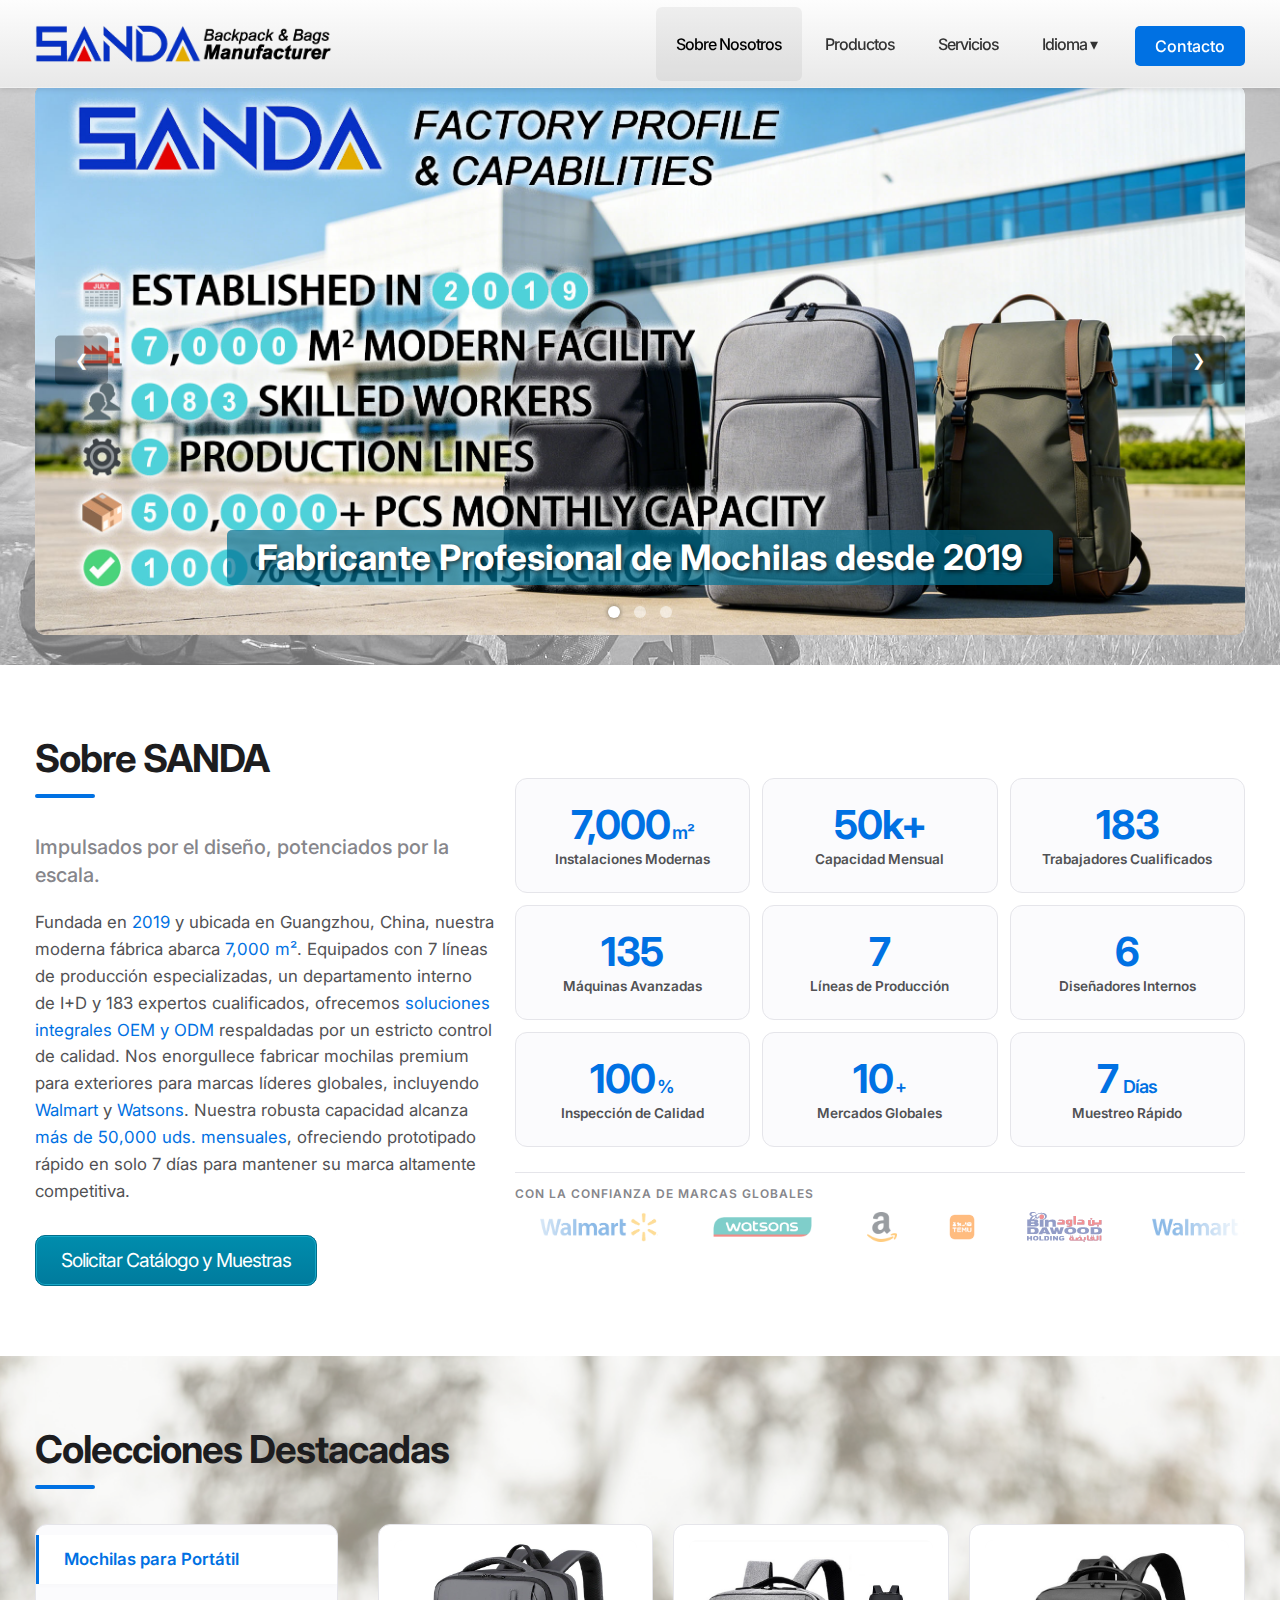
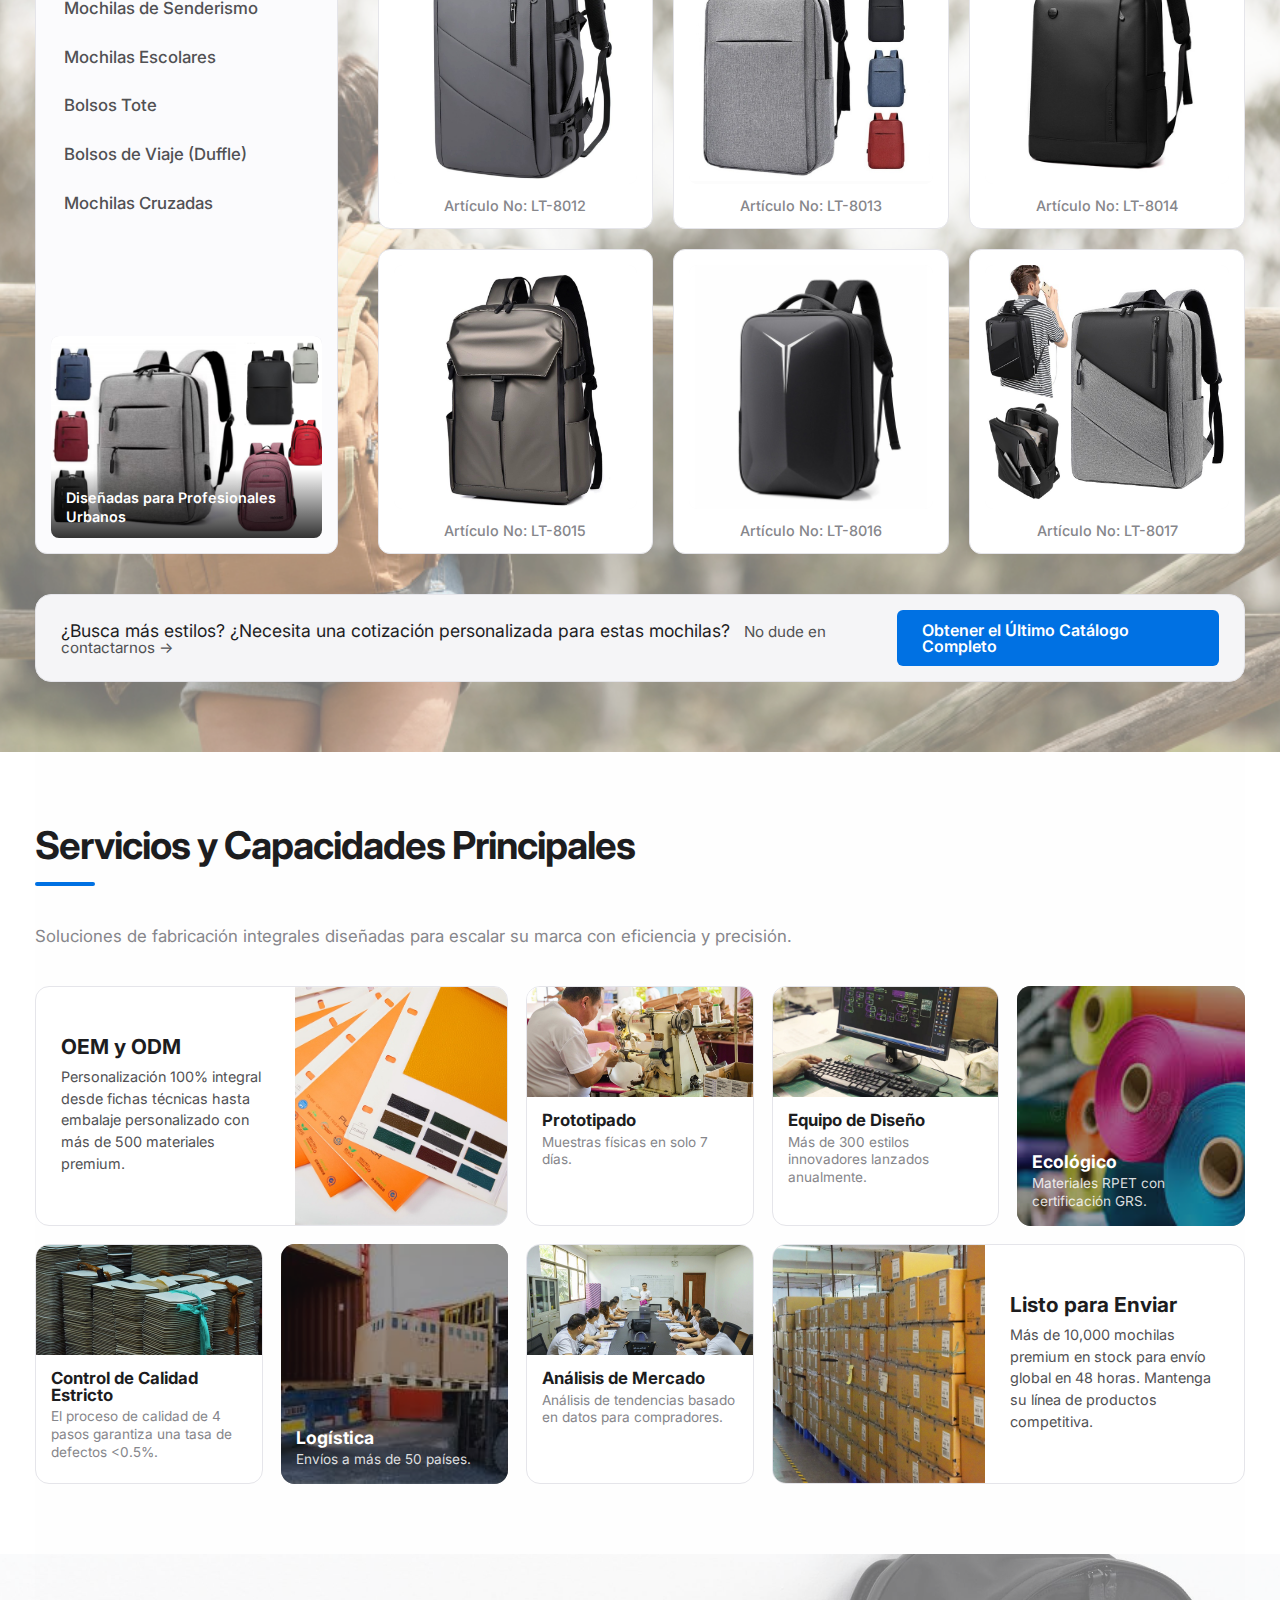
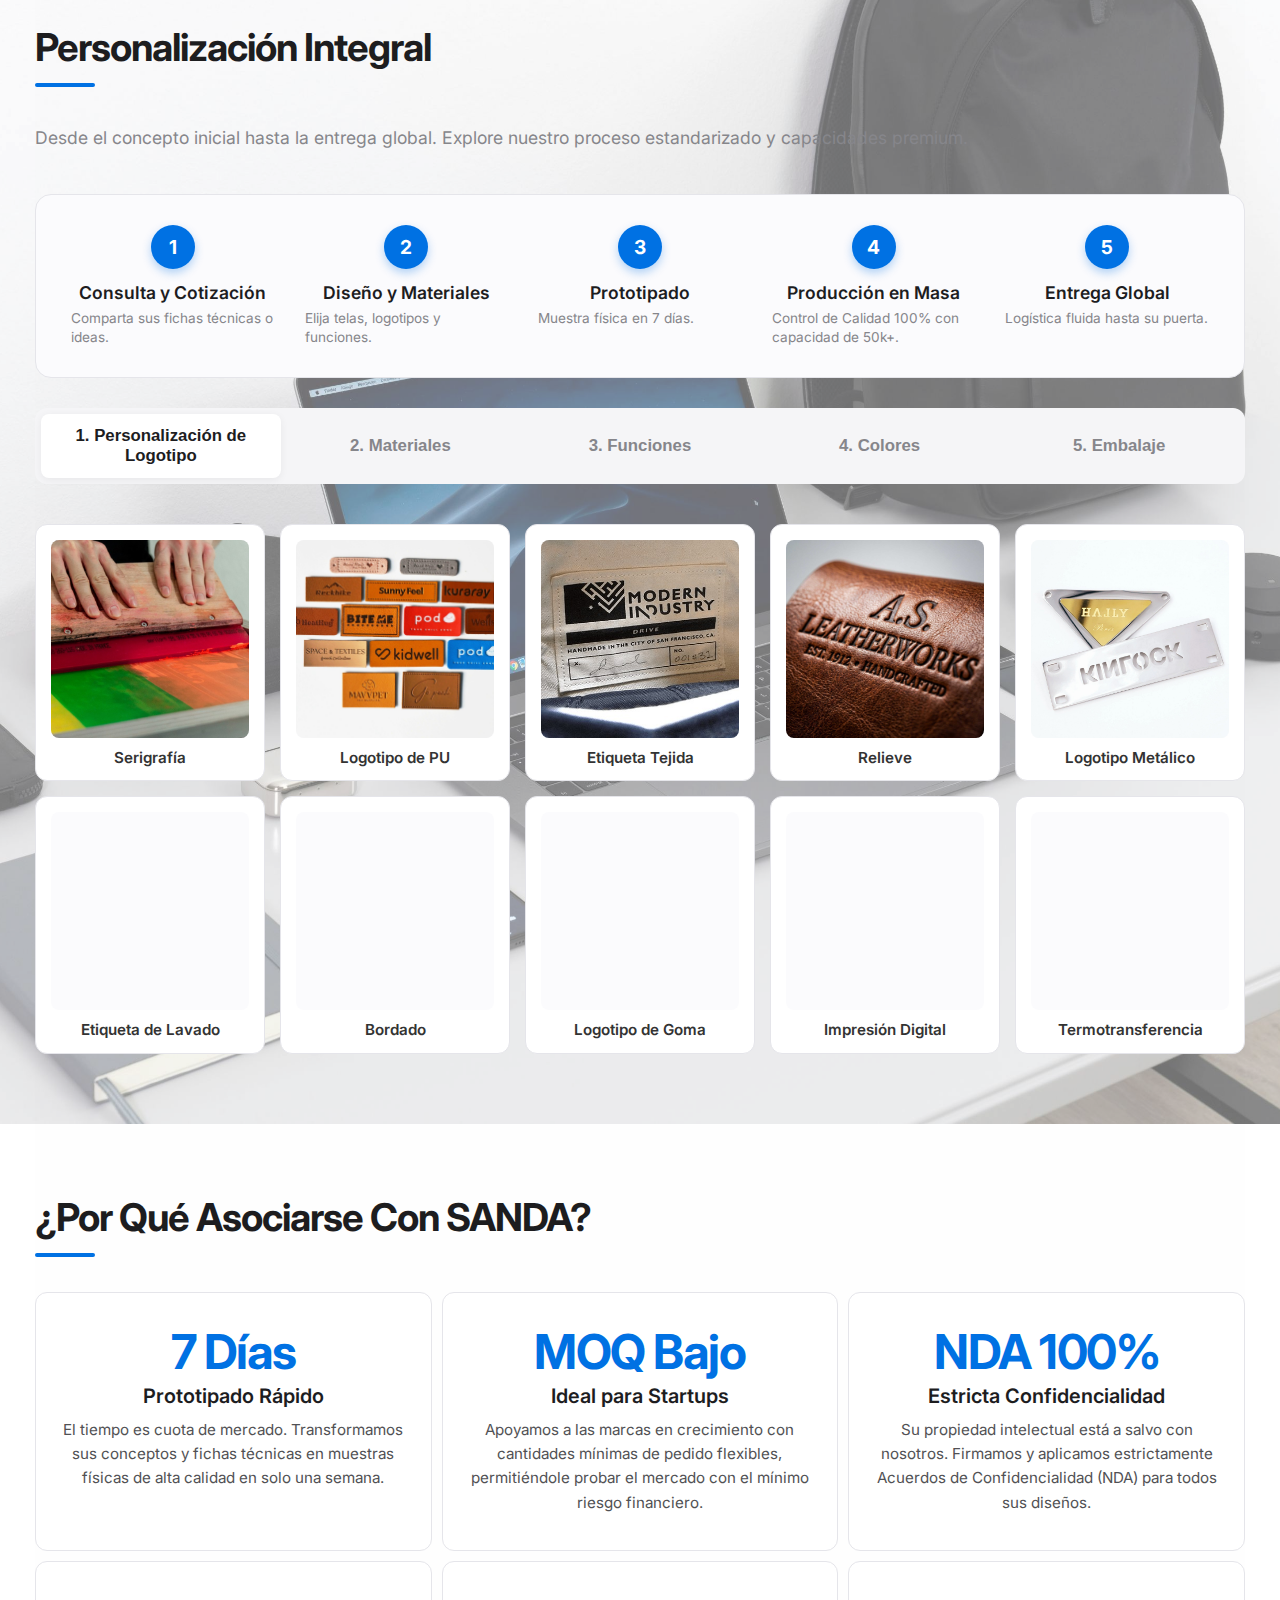
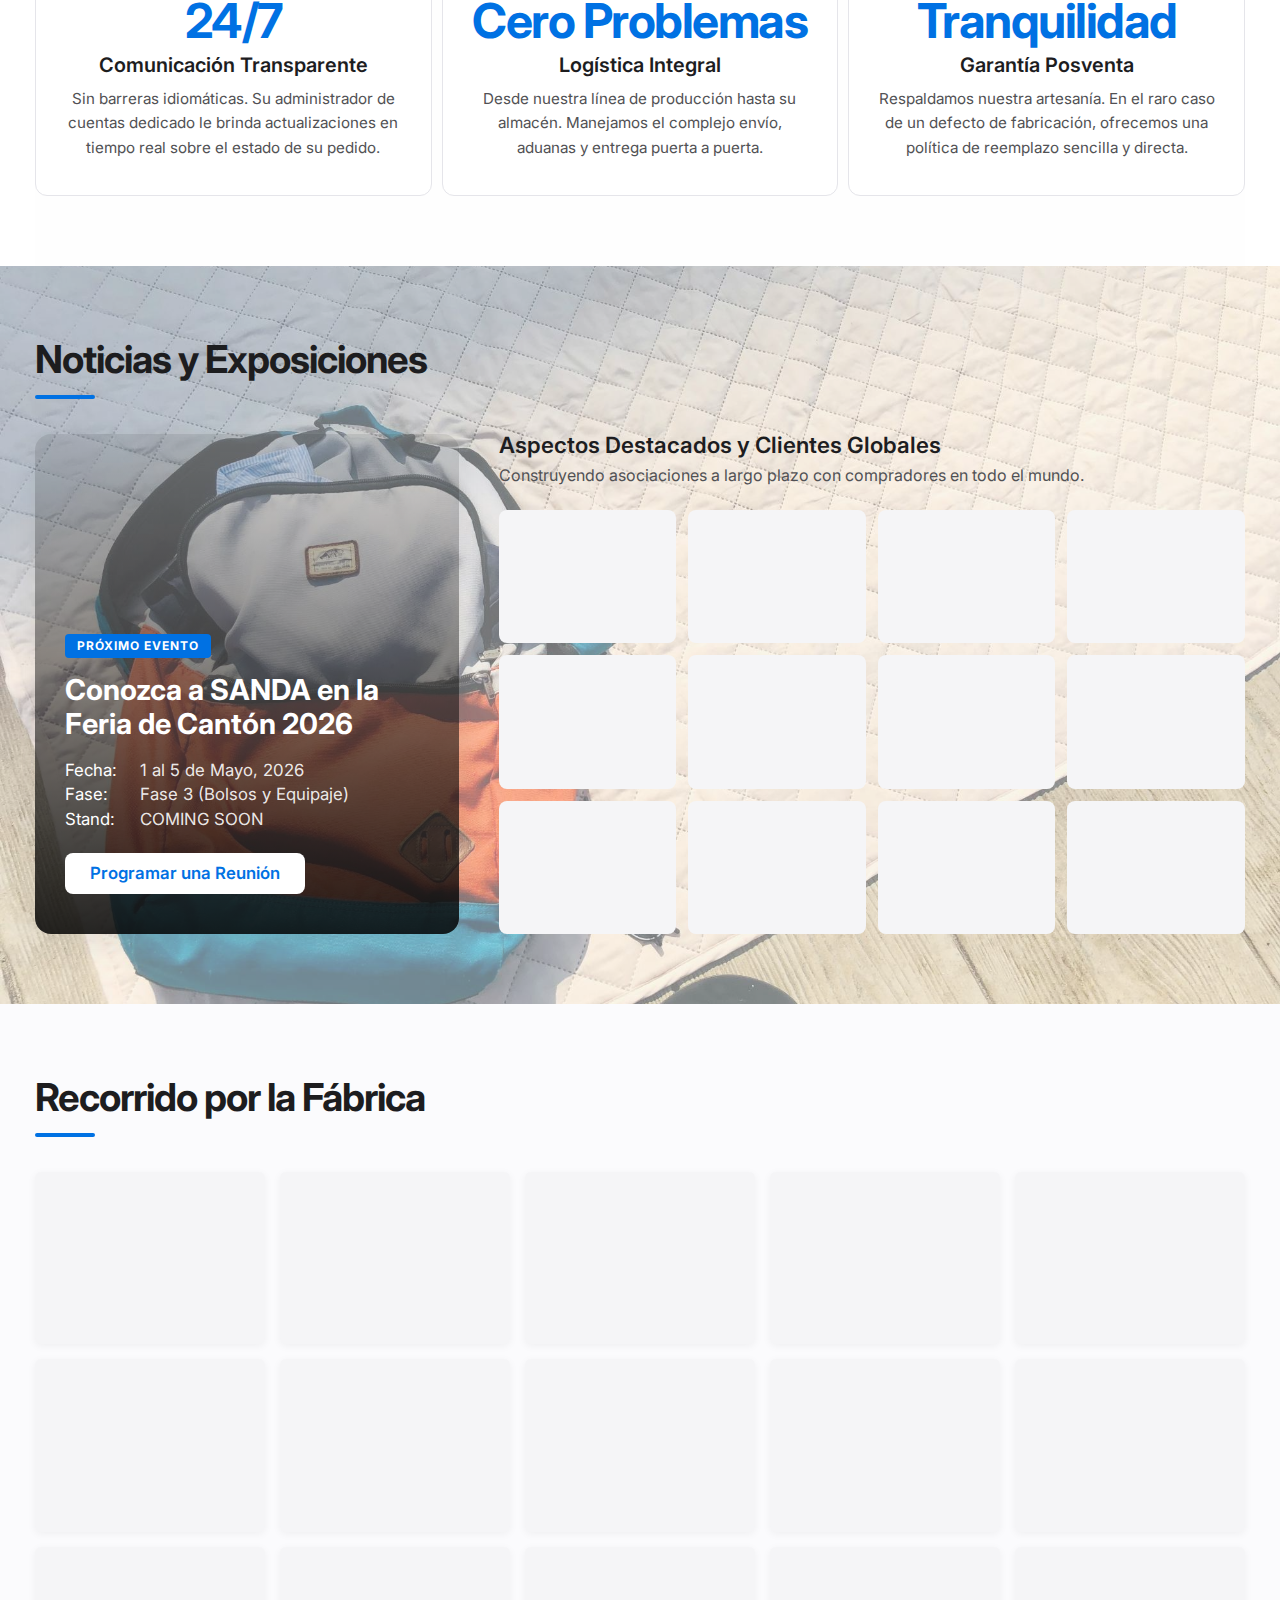
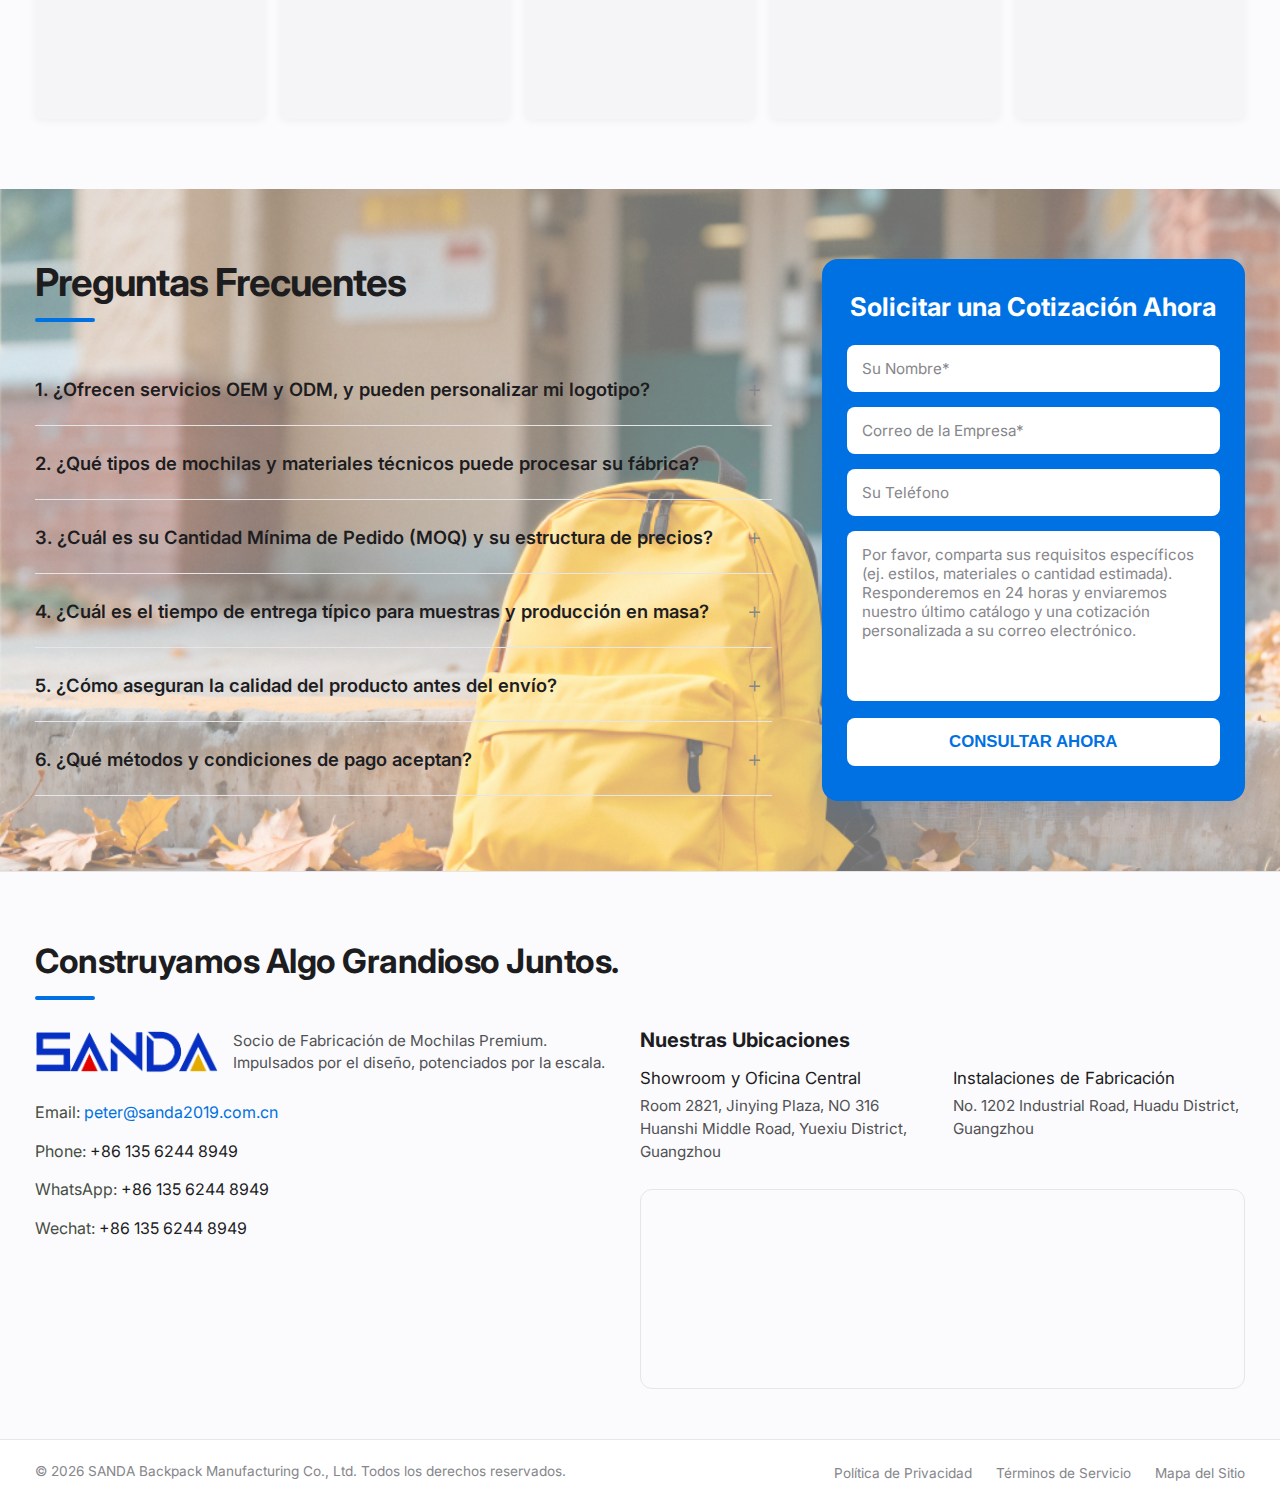
<file: index-es.html>
<!DOCTYPE HTML>
<html lang="es">

<head>
    <title>SANDA Fabricante de Mochilas</title>
    <meta charset="utf-8" />
    <meta name="viewport" content="width=device-width, initial-scale=1, user-scalable=no" />

    <link rel="icon" type="image/png" href="images/favicon.png" sizes="32x32">
    <link rel="apple-touch-icon" href="images/favicon.png" sizes="180x180">

    <link rel="stylesheet" href="assets/css/main.css" />
    <noscript>
        <link rel="stylesheet" href="assets/css/noscript.css" />
    </noscript>
</head>

<body>
    <div id="page-wrapper">

        <div id="header-wrapper">
            <div class="container">
                <div class="row">
                    <div class="col-12">

                        <header id="header">
                            <h1><a href="index-es.html" id="logo">
                                    <img src="images/SANDA.png" alt="SANDA" />
                                </a></h1>
                            <nav id="nav">
                                <a href="#about" class="current-page-item">Sobre Nosotros</a>
                                <a href="#featured-products">Productos</a>
                                <a href="#core-services">Servicios</a>

                                <div class="lang-dropdown">
                                    <a href="javascript:void(0);" class="lang-dropbtn">Idioma ▾</a>
                                    <div class="lang-dropdown-content">
                                        <a href="index.html">English</a>
                                        <a href="index-fr.html">Français</a>
                                        <a href="index-arabic.html">العربية</a>
                                        <a href="index-malay.html">Bahasa</a>
                                    </div>
                                </div>

                                <a href="#contact" class="nav-contact-btn">Contacto</a>
                            </nav>
                        </header>

                    </div>
                </div>
            </div>
        </div>

        <div id="banner-wrapper">
            <div class="container">
                <div id="banner-slider">
                    <div class="slider-container">
                        <div class="slide">
                            <img src="images/banner/banner1.jpg"
                                alt="SANDA Factory Overview">
                            <div class="slide-text">Fabricante Profesional de Mochilas desde 2019</div>
                        </div>
                        <div class="slide">
                            <img src="images/banner/banner2.jpg" alt="Production Line">
                            <div class="slide-text">Capacidad Mensual: Más de 50,000 uds.</div>
                        </div>
                        <div class="slide">
                            <img src="images/banner/banner3.jpg" alt="Premium Backpacks">
                            <div class="slide-text">Personalización Integral OEM y ODM</div>
                        </div>
                    </div>

                    <button class="slide-btn prev-btn">❮</button>
                    <button class="slide-btn next-btn">❯</button>

                    <div class="slider-dots">
                        <span class="dot active"></span>
                        <span class="dot"></span>
                        <span class="dot"></span>
                    </div>
                </div>
            </div>
        </div>

        <div id="main">
            <div class="container" id="about">

                <div class="row">
                    <div class="col-12">
                        <section class="about-split-section global-section">
                            <div class="about-split-layout">

                                <div class="about-left-intro">
                                    <h2>Sobre SANDA</h2>
                                    <h3 class="about-subtitle">Impulsados por el diseño, potenciados por la escala.</h3>
                                    <p>Fundada en <strong style="color: #0071e3;">2019</strong> y ubicada en Guangzhou,
                                        China, nuestra moderna fábrica abarca <strong style="color: #0071e3;">7,000
                                            m²</strong>. Equipados con 7 líneas de producción especializadas, un
                                        departamento interno de I+D y 183 expertos cualificados, ofrecemos <strong
                                            style="color: #0071e3;">soluciones integrales OEM y ODM</strong> respaldadas
                                        por un estricto control de calidad. Nos enorgullece fabricar mochilas premium
                                        para exteriores para marcas líderes globales, incluyendo <strong
                                            style="color: #0071e3;">Walmart</strong> y <strong
                                            style="color: #0071e3;">Watsons</strong>. Nuestra robusta capacidad alcanza
                                        <strong style="color: #0071e3;">más de 50,000 uds. mensuales</strong>,
                                        ofreciendo prototipado rápido en solo 7 días para mantener su marca altamente
                                        competitiva.
                                    </p>
                                    <div class="about-action">
                                        <a href="#quote"  class="button">Solicitar Catálogo y Muestras</a>
                                    </div>
                                </div>

                                <div class="about-right-stats">

                                    <div class="stats-grid-3x3">
                                        <div class="stat-card">
                                            <div class="stat-num">7,000<span>m²</span></div>
                                            <div class="stat-label">Instalaciones Modernas</div>
                                        </div>
                                        <div class="stat-card">
                                            <div class="stat-num">50k+</div>
                                            <div class="stat-label">Capacidad Mensual</div>
                                        </div>
                                        <div class="stat-card">
                                            <div class="stat-num">183</div>
                                            <div class="stat-label">Trabajadores Cualificados</div>
                                        </div>
                                        <div class="stat-card">
                                            <div class="stat-num">135</div>
                                            <div class="stat-label">Máquinas Avanzadas</div>
                                        </div>
                                        <div class="stat-card">
                                            <div class="stat-num">7</div>
                                            <div class="stat-label">Líneas de Producción</div>
                                        </div>
                                        <div class="stat-card">
                                            <div class="stat-num">6</div>
                                            <div class="stat-label">Diseñadores Internos</div>
                                        </div>
                                        <div class="stat-card">
                                            <div class="stat-num">100<span>%</span></div>
                                            <div class="stat-label">Inspección de Calidad</div>
                                        </div>
                                        <div class="stat-card">
                                            <div class="stat-num">10<span>+</span></div>
                                            <div class="stat-label">Mercados Globales</div>
                                        </div>
                                        <div class="stat-card">
                                            <div class="stat-num">7<span> Días</span></div>
                                            <div class="stat-label">Muestreo Rápido</div>
                                        </div>
                                    </div>

                                    <div class="trust-signals-wrapper">
                                        <span class="trust-title">CON LA CONFIANZA DE MARCAS GLOBALES</span>

                                        <div class="scrolling-logo-wall">
                                            <div class="logo-track">
                                                <img src="images/logos/logo-walmart.png" alt="Walmart">
                                                <img src="images/logos/logo-watsons.png" alt="Watsons">
                                                <img src="images/logos/logo-amazon.png" alt="Amazon">
                                                <img src="images/logos/logo-temu.png" alt="Temu">
                                                <img src="images/logos/bin-dawood-emailer.svg" alt="Bindawood">
                                                <img src="images/logos/logo-walmart.png" alt="Walmart">
                                                <img src="images/logos/logo-watsons.png" alt="Watsons">
                                                <img src="images/logos/logo-amazon.png" alt="Amazon">
                                                <img src="images/logos/logo-temu.png" alt="Temu">
                                                <img src="images/logos/bin-dawood-emailer.svg" alt="Bindawood">
                                            </div>
                                        </div>

                                    </div>

                                </div>

                            </div>
                        </section>
                    </div>
                </div>


                <div class="row">
                    <div class="col-12">
                        <section class="products-category-section global-section" id="featured-products">
                            <h2>Colecciones Destacadas</h2>

                            <div class="category-master-detail" id="category-module">

                                <div class="category-sidebar">
                                    <ul class="category-menu" id="category-menu-list">
                                        <li class="active" onclick="switchCategory(event, 'cat-laptop')"
                                            data-bg="images/ProductList/mood-laptop.jpg"
                                            data-text="Diseñadas para Profesionales Urbanos">Mochilas para Portátil</li>
                                        <li onclick="switchCategory(event, 'cat-hiking')"
                                            data-bg="images/ProductList/mood-hiking.jpg"
                                            data-text="Creadas para Exteriores Extremos">Mochilas de Senderismo</li>
                                        <li onclick="switchCategory(event, 'cat-school')"
                                            data-bg="images/ProductList/mood-school.jpg"
                                            data-text="Ergonómicas y Divertidas para Niños">Mochilas Escolares</li>
                                        <li onclick="switchCategory(event, 'cat-tote')"
                                            data-bg="images/ProductList/mood-tote.jpg"
                                            data-text="Bolsos de Uso Diario Ecológicos">Bolsos Tote</li>
                                        <li onclick="switchCategory(event, 'cat-duffle')"
                                            data-bg="images/ProductList/mood-duffle.jpg"
                                            data-text="El Compañero de Viaje Espacioso">Bolsos de Viaje (Duffle)</li>
                                        <li onclick="switchCategory(event, 'cat-sling')"
                                            data-bg="images/ProductList/mood-sling.jpg"
                                            data-text="Ligeras y Manos Libres">Mochilas Cruzadas</li>
                                    </ul>

                                    <div class="category-mood-box">
                                        <img id="mood-image" src="images/ProductList/mood-laptop.jpg"
                                            alt="Category Mood" loading="lazy">
                                        <div class="mood-overlay">
                                            <span id="mood-text">Diseñadas para Profesionales Urbanos</span>
                                        </div>
                                    </div>
                                </div>

                                <div class="category-content">

                                    <div id="cat-laptop" class="product-grid-2x3 active-grid">
                                        <div class="prod-card">
                                            <div class="prod-img-wrapper"><img src="images/ProductList/laptop1.jpg"
                                                    alt="Laptop Bag" loading="lazy"></div><span class="prod-id">Artículo
                                                No: LT-8012</span>
                                        </div>
                                        <div class="prod-card">
                                            <div class="prod-img-wrapper"><img src="images/ProductList/laptop2.jpg"
                                                    alt="Laptop Bag" loading="lazy"></div><span class="prod-id">Artículo
                                                No: LT-8013</span>
                                        </div>
                                        <div class="prod-card">
                                            <div class="prod-img-wrapper"><img src="images/ProductList/laptop3.jpg"
                                                    alt="Laptop Bag" loading="lazy"></div><span class="prod-id">Artículo
                                                No: LT-8014</span>
                                        </div>
                                        <div class="prod-card">
                                            <div class="prod-img-wrapper"><img src="images/ProductList/laptop4.jpg"
                                                    alt="Laptop Bag" loading="lazy"></div><span class="prod-id">Artículo
                                                No: LT-8015</span>
                                        </div>
                                        <div class="prod-card">
                                            <div class="prod-img-wrapper"><img src="images/ProductList/laptop5.jpg"
                                                    alt="Laptop Bag" loading="lazy"></div><span class="prod-id">Artículo
                                                No: LT-8016</span>
                                        </div>
                                        <div class="prod-card">
                                            <div class="prod-img-wrapper"><img src="images/ProductList/laptop6.jpg"
                                                    alt="Laptop Bag" loading="lazy"></div><span class="prod-id">Artículo
                                                No: LT-8017</span>
                                        </div>
                                    </div>

                                    <div id="cat-hiking" class="product-grid-2x3">
                                        <div class="prod-card">
                                            <div class="prod-img-wrapper"><img src="images/ProductList/hiking1.jpg"
                                                    alt="Hiking Bag" loading="lazy"></div><span class="prod-id">Artículo
                                                No: HK-5021</span>
                                        </div>
                                        <div class="prod-card">
                                            <div class="prod-img-wrapper"><img src="images/ProductList/hiking2.jpg"
                                                    alt="Hiking Bag" loading="lazy"></div><span class="prod-id">Artículo
                                                No: HK-5022</span>
                                        </div>
                                        <div class="prod-card">
                                            <div class="prod-img-wrapper"><img src="images/ProductList/hiking3.jpg"
                                                    alt="Hiking Bag" loading="lazy"></div><span class="prod-id">Artículo
                                                No: HK-5023</span>
                                        </div>
                                        <div class="prod-card">
                                            <div class="prod-img-wrapper"><img src="images/ProductList/hiking4.jpg"
                                                    alt="Hiking Bag" loading="lazy"></div><span class="prod-id">Artículo
                                                No: HK-5024</span>
                                        </div>
                                        <div class="prod-card">
                                            <div class="prod-img-wrapper"><img src="images/ProductList/hiking5.jpg"
                                                    alt="Hiking Bag" loading="lazy"></div><span class="prod-id">Artículo
                                                No: HK-5025</span>
                                        </div>
                                        <div class="prod-card">
                                            <div class="prod-img-wrapper"><img src="images/ProductList/hiking6.jpg"
                                                    alt="Hiking Bag" loading="lazy"></div><span class="prod-id">Artículo
                                                No: HK-5026</span>
                                        </div>
                                    </div>

                                    <div id="cat-school" class="product-grid-2x3">
                                        <div class="prod-card">
                                            <div class="prod-img-wrapper"><img src="images/ProductList/school1.jpg"
                                                    alt="School Bag" loading="lazy"></div><span class="prod-id">Artículo
                                                No: SC-3011</span>
                                        </div>
                                        <div class="prod-card">
                                            <div class="prod-img-wrapper"><img src="images/ProductList/school2.jpg"
                                                    alt="School Bag" loading="lazy"></div><span class="prod-id">Artículo
                                                No: SC-3012</span>
                                        </div>
                                        <div class="prod-card">
                                            <div class="prod-img-wrapper"><img src="images/ProductList/school3.jpg"
                                                    alt="School Bag" loading="lazy"></div><span class="prod-id">Artículo
                                                No: SC-3013</span>
                                        </div>
                                        <div class="prod-card">
                                            <div class="prod-img-wrapper"><img src="images/ProductList/school4.jpg"
                                                    alt="School Bag" loading="lazy"></div><span class="prod-id">Artículo
                                                No: SC-3014</span>
                                        </div>
                                        <div class="prod-card">
                                            <div class="prod-img-wrapper"><img src="images/ProductList/school5.jpg"
                                                    alt="School Bag" loading="lazy"></div><span class="prod-id">Artículo
                                                No: SC-3015</span>
                                        </div>
                                        <div class="prod-card">
                                            <div class="prod-img-wrapper"><img src="images/ProductList/school6.jpg"
                                                    alt="School Bag" loading="lazy"></div><span class="prod-id">Artículo
                                                No: SC-3016</span>
                                        </div>
                                    </div>

                                    <div id="cat-tote" class="product-grid-2x3">
                                        <div class="prod-card">
                                            <div class="prod-img-wrapper"><img src="images/ProductList/tote1.jpg"
                                                    alt="Tote Bag" loading="lazy"></div><span class="prod-id">Artículo
                                                No: TB-2051</span>
                                        </div>
                                        <div class="prod-card">
                                            <div class="prod-img-wrapper"><img src="images/ProductList/tote2.jpg"
                                                    alt="Tote Bag" loading="lazy"></div><span class="prod-id">Artículo
                                                No: TB-2052</span>
                                        </div>
                                        <div class="prod-card">
                                            <div class="prod-img-wrapper"><img src="images/ProductList/tote3.jpg"
                                                    alt="Tote Bag" loading="lazy"></div><span class="prod-id">Artículo
                                                No: TB-2053</span>
                                        </div>
                                        <div class="prod-card">
                                            <div class="prod-img-wrapper"><img src="images/ProductList/tote4.jpg"
                                                    alt="Tote Bag" loading="lazy"></div><span class="prod-id">Artículo
                                                No: TB-2054</span>
                                        </div>
                                        <div class="prod-card">
                                            <div class="prod-img-wrapper"><img src="images/ProductList/tote5.jpg"
                                                    alt="Tote Bag" loading="lazy"></div><span class="prod-id">Artículo
                                                No: TB-2055</span>
                                        </div>
                                        <div class="prod-card">
                                            <div class="prod-img-wrapper"><img src="images/ProductList/tote6.jpg"
                                                    alt="Tote Bag" loading="lazy"></div><span class="prod-id">Artículo
                                                No: TB-2056</span>
                                        </div>
                                    </div>

                                    <div id="cat-duffle" class="product-grid-2x3">
                                        <div class="prod-card">
                                            <div class="prod-img-wrapper"><img src="images/ProductList/duffle1.jpg"
                                                    alt="Duffle Bag" loading="lazy"></div><span class="prod-id">Artículo
                                                No: DF-9081</span>
                                        </div>
                                        <div class="prod-card">
                                            <div class="prod-img-wrapper"><img src="images/ProductList/duffle2.jpg"
                                                    alt="Duffle Bag" loading="lazy"></div><span class="prod-id">Artículo
                                                No: DF-9082</span>
                                        </div>
                                        <div class="prod-card">
                                            <div class="prod-img-wrapper"><img src="images/ProductList/duffle3.jpg"
                                                    alt="Duffle Bag" loading="lazy"></div><span class="prod-id">Artículo
                                                No: DF-9083</span>
                                        </div>
                                        <div class="prod-card">
                                            <div class="prod-img-wrapper"><img src="images/ProductList/duffle4.jpg"
                                                    alt="Duffle Bag" loading="lazy"></div><span class="prod-id">Artículo
                                                No: DF-9084</span>
                                        </div>
                                        <div class="prod-card">
                                            <div class="prod-img-wrapper"><img src="images/ProductList/duffle5.jpg"
                                                    alt="Duffle Bag" loading="lazy"></div><span class="prod-id">Artículo
                                                No: DF-9085</span>
                                        </div>
                                        <div class="prod-card">
                                            <div class="prod-img-wrapper"><img src="images/ProductList/duffle6.jpg"
                                                    alt="Duffle Bag" loading="lazy"></div><span class="prod-id">Artículo
                                                No: DF-9086</span>
                                        </div>
                                    </div>

                                    <div id="cat-sling" class="product-grid-2x3">
                                        <div class="prod-card">
                                            <div class="prod-img-wrapper"><img src="images/ProductList/sling1.jpg"
                                                    alt="Sling Bag" loading="lazy"></div><span class="prod-id">Artículo
                                                No: SL-7041</span>
                                        </div>
                                        <div class="prod-card">
                                            <div class="prod-img-wrapper"><img src="images/ProductList/sling2.jpg"
                                                    alt="Sling Bag" loading="lazy"></div><span class="prod-id">Artículo
                                                No: SL-7042</span>
                                        </div>
                                        <div class="prod-card">
                                            <div class="prod-img-wrapper"><img src="images/ProductList/sling3.jpg"
                                                    alt="Sling Bag" loading="lazy"></div><span class="prod-id">Artículo
                                                No: SL-7043</span>
                                        </div>
                                        <div class="prod-card">
                                            <div class="prod-img-wrapper"><img src="images/ProductList/sling4.jpg"
                                                    alt="Sling Bag" loading="lazy"></div><span class="prod-id">Artículo
                                                No: SL-7044</span>
                                        </div>
                                        <div class="prod-card">
                                            <div class="prod-img-wrapper"><img src="images/ProductList/sling5.jpg"
                                                    alt="Sling Bag" loading="lazy"></div><span class="prod-id">Artículo
                                                No: SL-7045</span>
                                        </div>
                                        <div class="prod-card">
                                            <div class="prod-img-wrapper"><img src="images/ProductList/sling6.jpg"
                                                    alt="Sling Bag" loading="lazy"></div><span class="prod-id">Artículo
                                                No: SL-7046</span>
                                        </div>
                                    </div>

                                </div>
                            </div>

                            <div class="cta-capsule-banner">
                                <div class="cta-text">
                                    <strong>¿Busca más estilos? ¿Necesita una cotización personalizada para estas
                                        mochilas?</strong>
                                    <span>No dude en contactarnos -></span>
                                </div>
                                <a href="#quote" class="cta-btn">Obtener el Último Catálogo Completo</a>
                            </div>

                        </section>
                    </div>
                </div>







                <div class="row">
                    <div class="row">
                        <div class="col-12">
                            <section class="services-section global-section" id="core-services">
                                <h2>Servicios y Capacidades Principales</h2>
                                <p class="section-subtitle">Soluciones de fabricación integrales diseñadas para escalar
                                    su marca con eficiencia y precisión.</p>

                                <div class="bento-grid-2rows">

                                    <div class="bento-card bento-wide">
                                        <div class="bento-text">
                                            <h3>OEM y ODM</h3>
                                            <p>Personalización 100% integral desde fichas técnicas hasta embalaje
                                                personalizado con más de 500 materiales premium.</p>
                                        </div>
                                        <img src="images/Services/Service2.jpg" alt="OEM & ODM" class="bento-img-right"
                                            loading="lazy">
                                    </div>

                                    <div class="bento-card bento-small">
                                        <img src="images/Services/Service3.jpg" alt="Prototyping" class="bento-img-top"
                                            loading="lazy">
                                        <div class="bento-text">
                                            <h3>Prototipado</h3>
                                            <p>Muestras físicas en solo 7 días.</p>
                                        </div>
                                    </div>

                                    <div class="bento-card bento-small">
                                        <img src="images/Services/Service4.jpg" alt="Design" class="bento-img-top"
                                            loading="lazy">
                                        <div class="bento-text">
                                            <h3>Equipo de Diseño</h3>
                                            <p>Más de 300 estilos innovadores lanzados anualmente.</p>
                                        </div>
                                    </div>

                                    <div class="bento-card bento-overlay">
                                        <img src="images/Services/Service5.jpg" alt="Eco" class="bg-img" loading="lazy">
                                        <div class="overlay-content">
                                            <h3>Ecológico</h3>
                                            <p>Materiales RPET con certificación GRS.</p>
                                        </div>
                                    </div>

                                    <div class="bento-card bento-small">
                                        <img src="images/Services/Service7.jpg" alt="QA" class="bento-img-top"
                                            loading="lazy">
                                        <div class="bento-text">
                                            <h3>Control de Calidad Estricto</h3>
                                            <p>El proceso de calidad de 4 pasos garantiza una tasa de defectos &lt;0.5%.
                                            </p>
                                        </div>
                                    </div>

                                    <div class="bento-card bento-overlay">
                                        <img src="images/Services/Service8.jpg" alt="Logistics" class="bg-img"
                                            loading="lazy">
                                        <div class="overlay-content">
                                            <h3>Logística</h3>
                                            <p>Envíos a más de 50 países.</p>
                                        </div>
                                    </div>

                                    <div class="bento-card bento-small">
                                        <img src="images/Services/Service6.jpg" alt="Market" class="bento-img-top"
                                            loading="lazy">
                                        <div class="bento-text">
                                            <h3>Análisis de Mercado</h3>
                                            <p>Análisis de tendencias basado en datos para compradores.</p>
                                        </div>
                                    </div>

                                    <div class="bento-card bento-wide">
                                        <img src="images/Services/Service1.jpg" alt="Ready to Ship"
                                            class="bento-img-left" loading="lazy">
                                        <div class="bento-text">
                                            <h3>Listo para Enviar</h3>
                                            <p>Más de 10,000 mochilas premium en stock para envío global en 48 horas.
                                                Mantenga su línea de productos competitiva.</p>
                                        </div>
                                    </div>

                                </div>
                            </section>
                        </div>
                    </div>
                </div>

                <div class="row">
                    <div class="col-12">
                        <section class="customization-section global-section">
                            <h2 style="text-align: center; margin-bottom: 10px;">Personalización Integral</h2>
                            <p style="text-align: center; color: #86868b; font-size: 1.1em; margin-bottom: 40px;">
                                Desde el concepto inicial hasta la entrega global. Explore nuestro proceso estandarizado
                                y capacidades premium.</p>

                            <div class="process-timeline-box">
                                <div class="timeline-step">
                                    <div class="step-circle">1</div>
                                    <h4>Consulta y Cotización</h4>
                                    <p>Comparta sus fichas técnicas o ideas.</p>
                                </div>
                                <div class="timeline-step">
                                    <div class="step-circle">2</div>
                                    <h4>Diseño y Materiales</h4>
                                    <p>Elija telas, logotipos y funciones.</p>
                                </div>
                                <div class="timeline-step">
                                    <div class="step-circle">3</div>
                                    <h4>Prototipado</h4>
                                    <p>Muestra física en 7 días.</p>
                                </div>
                                <div class="timeline-step">
                                    <div class="step-circle">4</div>
                                    <h4>Producción en Masa</h4>
                                    <p>Control de Calidad 100% con capacidad de 50k+.</p>
                                </div>
                                <div class="timeline-step">
                                    <div class="step-circle">5</div>
                                    <h4>Entrega Global</h4>
                                    <p>Logística fluida hasta su puerta.</p>
                                </div>
                            </div>

                            <div class="custom-tabs-container">

                                <div class="custom-tabs-nav">
                                    <button class="tab-btn active" onclick="openCustomTab(event, 'tab-logo')">1.
                                        Personalización de Logotipo</button>
                                    <button class="tab-btn" onclick="openCustomTab(event, 'tab-material')">2.
                                        Materiales</button>
                                    <button class="tab-btn" onclick="openCustomTab(event, 'tab-function')">3.
                                        Funciones</button>
                                    <button class="tab-btn" onclick="openCustomTab(event, 'tab-color')">4.
                                        Colores</button>
                                    <button class="tab-btn" onclick="openCustomTab(event, 'tab-packing')">5.
                                        Embalaje</button>
                                </div>

                                <div id="tab-logo" class="tab-content active">
                                    <div class="craft-grid-5">
                                        <div class="craft-item">
                                            <div class="craft-img"><img src="images/custom/logo-silk.jpg"
                                                    alt="Silk Screen" loading="lazy"></div><span>Serigrafía</span>
                                        </div>
                                        <div class="craft-item">
                                            <div class="craft-img"><img src="images/custom/logo-pu.jpg" alt="PU Logo"
                                                    loading="lazy"></div><span>Logotipo de PU</span>
                                        </div>
                                        <div class="craft-item">
                                            <div class="craft-img"><img src="images/custom/logo-woven.jpg"
                                                    alt="Woven Label" loading="lazy"></div><span>Etiqueta Tejida</span>
                                        </div>
                                        <div class="craft-item">
                                            <div class="craft-img"><img src="images/custom/logo-emboss.jpg"
                                                    alt="Embossed" loading="lazy"></div><span>Relieve</span>
                                        </div>
                                        <div class="craft-item">
                                            <div class="craft-img"><img src="images/custom/logo-metal.jpg"
                                                    alt="Metal Logo" loading="lazy"></div><span>Logotipo Metálico</span>
                                        </div>
                                        <div class="craft-item">
                                            <div class="craft-img"><img src="images/custom/logo-wash.jpg"
                                                    alt="Washing Label" loading="lazy"></div><span>Etiqueta de
                                                Lavado</span>
                                        </div>
                                        <div class="craft-item">
                                            <div class="craft-img"><img src="images/custom/logo-embroidery.jpg"
                                                    alt="Embroidery" loading="lazy"></div>
                                            <span>Bordado</span>
                                        </div>
                                        <div class="craft-item">
                                            <div class="craft-img"><img src="images/custom/logo-rubber.jpg"
                                                    alt="Rubber Logo" loading="lazy"></div><span>Logotipo de Goma</span>
                                        </div>
                                        <div class="craft-item">
                                            <div class="craft-img"><img src="images/custom/logo-digital.jpg"
                                                    alt="Digital Print" loading="lazy"></div><span>Impresión
                                                Digital</span>
                                        </div>
                                        <div class="craft-item">
                                            <div class="craft-img"><img src="images/custom/logo-press.jpg"
                                                    alt="Press Logo" loading="lazy"></div>
                                            <span>Termotransferencia</span>
                                        </div>
                                    </div>
                                </div>

                                <div id="tab-material" class="tab-content">
                                    <div class="craft-grid-4">
                                        <div class="craft-item">
                                            <div class="craft-img"><img src="images/custom/mat-nylon.jpg" alt="Nylon"
                                                    loading="lazy"></div><span>Nylon Premium</span>
                                        </div>
                                        <div class="craft-item">
                                            <div class="craft-img"><img src="images/custom/mat-polyester.jpg"
                                                    alt="Polyester" loading="lazy"></div><span>Poliéster</span>
                                        </div>
                                        <div class="craft-item">
                                            <div class="craft-img"><img src="images/custom/mat-canvas.jpg" alt="Canvas"
                                                    loading="lazy"></div><span>Lona Resistente</span>
                                        </div>
                                        <div class="craft-item">
                                            <div class="craft-img"><img src="images/custom/mat-pu.jpg" alt="PU Leather"
                                                    loading="lazy"></div><span>Cuero PU</span>
                                        </div>
                                        <div class="craft-item">
                                            <div class="craft-img"><img src="images/custom/mat-neoprene.jpg"
                                                    alt="Neoprene" loading="lazy"></div><span>Neopreno</span>
                                        </div>
                                        <div class="craft-item">
                                            <div class="craft-img"><img src="images/custom/mat-crystal.jpg"
                                                    alt="Crystal Soft" loading="lazy"></div><span>Terciopelo
                                                Suave</span>
                                        </div>
                                        <div class="craft-item">
                                            <div class="craft-img"><img src="images/custom/mat-corduroy.jpg"
                                                    alt="Corduroy" loading="lazy"></div><span>Pana</span>
                                        </div>
                                        <div class="craft-item">
                                            <div class="craft-img"><img src="images/custom/mat-lamb.jpg" alt="Lamb Wool"
                                                    loading="lazy"></div><span>Lana Sintética</span>
                                        </div>
                                    </div>
                                </div>

                                <div id="tab-function" class="tab-content">
                                    <div class="craft-grid-5">
                                        <div class="craft-item">
                                            <div class="craft-img"><img src="images/custom/func-strap.jpg" alt="Strap"
                                                    loading="lazy"></div><span>Correas Personalizadas</span>
                                        </div>
                                        <div class="craft-item">
                                            <div class="craft-img"><img src="images/custom/func-zipper.jpg" alt="Zipper"
                                                    loading="lazy"></div><span>Cremalleras Premium</span>
                                        </div>
                                        <div class="craft-item">
                                            <div class="craft-img"><img src="images/custom/func-puller.jpg" alt="Puller"
                                                    loading="lazy"></div><span>Tiradores Personalizados</span>
                                        </div>
                                        <div class="craft-item">
                                            <div class="craft-img"><img src="images/custom/func-buckle.jpg" alt="Buckle"
                                                    loading="lazy"></div><span>Hebillas Resistentes</span>
                                        </div>
                                        <div class="craft-item">
                                            <div class="craft-img"><img src="images/custom/func-audio.jpg"
                                                    alt="Audio Port" loading="lazy"></div><span>Puerto Audio/USB</span>
                                        </div>
                                        <div class="craft-item">
                                            <div class="craft-img"><img src="images/custom/func-silicone.jpg"
                                                    alt="Silicone" loading="lazy"></div><span>Silicona
                                                Antideslizante</span>
                                        </div>
                                        <div class="craft-item">
                                            <div class="craft-img"><img src="images/custom/func-reflective.jpg"
                                                    alt="Reflective" loading="lazy"></div><span>Tiras
                                                Reflectantes</span>
                                        </div>
                                        <div class="craft-item">
                                            <div class="craft-img"><img src="images/custom/func-leash.jpg"
                                                    alt="Dog Leash" loading="lazy"></div><span>Gancho para Correa de
                                                Perro</span>
                                        </div>
                                        <div class="craft-item">
                                            <div class="craft-img"><img src="images/custom/func-key.jpg"
                                                    alt="Key Holder" loading="lazy"></div><span>Llavero Interno</span>
                                        </div>
                                        <div class="craft-item">
                                            <div class="craft-img"><img src="images/custom/func-pocket.jpg" alt="Pocket"
                                                    loading="lazy"></div><span>Bolsillos Personalizados</span>
                                        </div>
                                    </div>
                                </div>

                                <div id="tab-color" class="tab-content">
                                    <div class="craft-grid-2">
                                        <div class="craft-item" style="padding: 25px;">
                                            <div class="craft-img" style="aspect-ratio: 16/9;"><img
                                                    src="images/custom/color-pantone.jpg" alt="Pantone Color Matching"
                                                    loading="lazy"></div>
                                            <span style="font-size: 1.1em;">Coincidencia Pantone® Coated /
                                                Uncoated</span>
                                        </div>
                                        <div class="craft-item" style="padding: 25px;">
                                            <div class="craft-img" style="aspect-ratio: 16/9;"><img
                                                    src="images/custom/color-swatch.jpg" alt="Fabric Swatches"
                                                    loading="lazy"></div>
                                            <span style="font-size: 1.1em;">Teñido Personalizado y Muestras de
                                                Stock</span>
                                        </div>
                                    </div>
                                </div>

                                <div id="tab-packing" class="tab-content">
                                    <div class="craft-grid-5">
                                        <div class="craft-item">
                                            <div class="craft-img"><img src="images/custom/pack-hangtag.jpg"
                                                    alt="Custom Hangtags" loading="lazy"></div>
                                            <span>Etiquetas Colgantes Personalizadas</span>
                                        </div>
                                        <div class="craft-item">
                                            <div class="craft-img"><img src="images/custom/pack-polybag.jpg"
                                                    alt="Eco Polybags" loading="lazy"></div>
                                            <span>Bolsas Ecológicas Polybag</span>
                                        </div>
                                        <div class="craft-item">
                                            <div class="craft-img"><img src="images/custom/pack-dustbag.jpg"
                                                    alt="Dust Bags" loading="lazy"></div>
                                            <span>Bolsas Guardapolvo No Tejidas</span>
                                        </div>
                                        <div class="craft-item">
                                            <div class="craft-img"><img src="images/custom/pack-box.jpg"
                                                    alt="Gift Boxes" loading="lazy"></div>
                                            <span>Cajas de Regalo Premium</span>
                                        </div>
                                        <div class="craft-item">
                                            <div class="craft-img"><img src="images/custom/pack-carton.jpg"
                                                    alt="Export Cartons" loading="lazy"></div>
                                            <span>Cajas de Exportación de 7 Capas</span>
                                        </div>
                                    </div>
                                </div>


                            </div>
                        </section>
                    </div>
                </div>

                <div class="row">
                    <div class="col-12">
                        <section class="why-choose-section global-section">
                            <h2>¿Por Qué Asociarse Con SANDA?</h2>
                            <div class="text-grid-2x3">
                                <div class="text-card">
                                    <div class="big-number">7 Días</div>
                                    <h3>Prototipado Rápido</h3>
                                    <p>El tiempo es cuota de mercado. Transformamos sus conceptos y fichas técnicas en
                                        muestras físicas de alta calidad en solo una semana.</p>
                                </div>
                                <div class="text-card">
                                    <div class="big-number">MOQ Bajo</div>
                                    <h3>Ideal para Startups</h3>
                                    <p>Apoyamos a las marcas en crecimiento con cantidades mínimas de pedido flexibles,
                                        permitiéndole probar el mercado con el mínimo riesgo financiero.</p>
                                </div>
                                <div class="text-card">
                                    <div class="big-number">NDA 100%</div>
                                    <h3>Estricta Confidencialidad</h3>
                                    <p>Su propiedad intelectual está a salvo con nosotros. Firmamos y aplicamos
                                        estrictamente Acuerdos de Confidencialidad (NDA) para todos sus diseños.</p>
                                </div>
                                <div class="text-card">
                                    <div class="big-number">24/7</div>
                                    <h3>Comunicación Transparente</h3>
                                    <p>Sin barreras idiomáticas. Su administrador de cuentas dedicado le brinda
                                        actualizaciones en tiempo real sobre el estado de su pedido.</p>
                                </div>
                                <div class="text-card">
                                    <div class="big-number">Cero Problemas</div>
                                    <h3>Logística Integral</h3>
                                    <p>Desde nuestra línea de producción hasta su almacén. Manejamos el complejo envío,
                                        aduanas y entrega puerta a puerta.</p>
                                </div>
                                <div class="text-card">
                                    <div class="big-number">Tranquilidad</div>
                                    <h3>Garantía Posventa</h3>
                                    <p>Respaldamos nuestra artesanía. En el raro caso de un defecto de fabricación,
                                        ofrecemos una política de reemplazo sencilla y directa.</p>
                                </div>
                            </div>
                        </section>
                    </div>
                </div>
                <div class="row">
                    <div class="col-12">
                        <section class="news-exhibition-section global-section">
                            <h2>Noticias y Exposiciones</h2>

                            <div class="exhibition-split-layout">

                                <div class="exhibition-upcoming">
                                    <img src="images/exhibition-hero-bg.jpg" alt="Canton Fair 2026" class="upcoming-bg"
                                        loading="lazy">
                                    <div class="upcoming-overlay">
                                        <div class="upcoming-content">
                                            <span class="badge">PRÓXIMO EVENTO</span>
                                            <h3>Conozca a SANDA en la Feria de Cantón 2026</h3>
                                            <ul class="event-details">
                                                <li><strong>Fecha:</strong> 1 al 5 de Mayo, 2026</li>
                                                <li><strong>Fase:</strong> Fase 3 (Bolsos y Equipaje)</li>
                                                <li><strong>Stand:</strong> COMING SOON</li>
                                            </ul>
                                            <a href="#contact" class="book-meeting-btn">Programar una
                                                Reunión</a>
                                        </div>
                                    </div>
                                </div>

                                <div class="exhibition-past">
                                    <div class="past-header">
                                        <h3>Aspectos Destacados y Clientes Globales</h3>
                                        <p>Construyendo asociaciones a largo plazo con compradores en todo el mundo.</p>
                                    </div>

                                    <div class="past-gallery-grid-12">
                                        <div class="gallery-item"><img src="images/Exhibition/Exh1.jpg"
                                                alt="Exhibition 1" loading="lazy"></div>
                                        <div class="gallery-item"><img src="images/Exhibition/Exh2.jpg"
                                                alt="Exhibition 2" loading="lazy"></div>
                                        <div class="gallery-item"><img src="images/Exhibition/Exh3.jpg"
                                                alt="Exhibition 3" loading="lazy"></div>
                                        <div class="gallery-item"><img src="images/Exhibition/Exh4.jpg"
                                                alt="Exhibition 4" loading="lazy"></div>

                                        <div class="gallery-item"><img src="images/Exhibition/Exh5.jpg"
                                                alt="Exhibition 5" loading="lazy"></div>
                                        <div class="gallery-item"><img src="images/Exhibition/Exh6.jpg"
                                                alt="Exhibition 6" loading="lazy"></div>
                                        <div class="gallery-item"><img src="images/Exhibition/Exh7.jpg"
                                                alt="Exhibition 7" loading="lazy"></div>
                                        <div class="gallery-item"><img src="images/Exhibition/Exh8.jpg"
                                                alt="Exhibition 8" loading="lazy"></div>

                                        <div class="gallery-item"><img src="images/Exhibition/Exh9.jpg"
                                                alt="Exhibition 9" loading="lazy"></div>
                                        <div class="gallery-item"><img src="images/Exhibition/Exh10.jpg"
                                                alt="Exhibition 10" loading="lazy"></div>
                                        <div class="gallery-item"><img src="images/Exhibition/Exh11.jpg"
                                                alt="Exhibition 11" loading="lazy"></div>
                                        <div class="gallery-item"><img src="images/Exhibition/Exh12.jpg"
                                                alt="Exhibition 12" loading="lazy"></div>
                                    </div>
                                </div>

                            </div>
                        </section>




                    </div>



                </div>
                <div class="row">
                    <div class="col-12">
                        <section class="factory-tour-section global-section">
                            <h2>Recorrido por la Fábrica</h2>
                            <div class="factory-grid">
                                <div class="factory-item"><img src="images/Factory Tour/ft1.jpg" alt="Factory View 1"
                                        loading="lazy"></div>
                                <div class="factory-item"><img src="images/Factory Tour/ft2.jpg" alt="Factory View 2"
                                        loading="lazy"></div>
                                <div class="factory-item"><img src="images/Factory Tour/ft3.jpg" alt="Factory View 3"
                                        loading="lazy"></div>
                                <div class="factory-item"><img src="images/Factory Tour/ft4.jpg" alt="Factory View 4"
                                        loading="lazy"></div>
                                <div class="factory-item"><img src="images/Factory Tour/ft5.jpg" alt="Factory View 5"
                                        loading="lazy"></div>
                                <div class="factory-item"><img src="images/Factory Tour/ft6.jpg" alt="Production Line 1"
                                        loading="lazy"></div>
                                <div class="factory-item"><img src="images/Factory Tour/ft7.jpg" alt="Production Line 2"
                                        loading="lazy"></div>
                                <div class="factory-item"><img src="images/Factory Tour/ft8.jpg" alt="Quality Control 1"
                                        loading="lazy"></div>
                                <div class="factory-item"><img src="images/Factory Tour/ft9.jpg" alt="Quality Control 2"
                                        loading="lazy"></div>
                                <div class="factory-item"><img src="images/Factory Tour/ft10.jpg" alt="Warehouse 1"
                                        loading="lazy"></div>
                                <div class="factory-item"><img src="images/Factory Tour/ft11.jpg" alt="Warehouse 2"
                                        loading="lazy"></div>
                                <div class="factory-item"><img src="images/Factory Tour/ft12.jpg" alt="Equipment 1"
                                        loading="lazy"></div>
                                <div class="factory-item"><img src="images/Factory Tour/ft13.jpg" alt="Equipment 2"
                                        loading="lazy"></div>
                                <div class="factory-item"><img src="images/Factory Tour/ft14.jpg" alt="Team Work"
                                        loading="lazy"></div>
                                <div class="factory-item"><img src="images/Factory Tour/ft15.jpg" alt="Sample Room"
                                        loading="lazy"></div>
                            </div>
                        </section>
                    </div>
                </div>


                <div class="row">
                    <div class="col-12">
                        <section class="faq-quote-section global-section" id="quote">
                            <div class="faq-split-layout">

                                <div class="faq-left-accordion">
                                    <h2>Preguntas Frecuentes</h2>
                                    <div class="faq-accordion">

                                        <details class="faq-item" name="faq">
                                            <summary class="faq-question">
                                                1. ¿Ofrecen servicios OEM y ODM, y pueden personalizar mi logotipo?
                                                <span class="faq-icon">+</span>
                                            </summary>
                                            <div class="faq-answer">
                                                <p>Por supuesto. Como fabricante de servicio completo, ofrecemos
                                                    soluciones OEM y ODM integrales. Respaldados por nuestro equipo de
                                                    diseño interno, podemos personalizar sus mochilas según sus fichas
                                                    técnicas exactas, incluyendo estructuras, logotipos personalizados
                                                    (bordado, serigrafía, parches de goma) y embalaje a medida.</p>
                                            </div>
                                        </details>

                                        <details class="faq-item" name="faq">
                                            <summary class="faq-question">
                                                2. ¿Qué tipos de mochilas y materiales técnicos puede procesar su
                                                fábrica?
                                                <span class="faq-icon">+</span>
                                            </summary>
                                            <div class="faq-answer">
                                                <p>Nos especializamos en mochilas premium para exteriores, bolsas de
                                                    viaje y mochilas de uso diario. Nuestras 135 máquinas avanzadas nos
                                                    permiten procesar materiales complejos, incluyendo telas de TPU/PVC
                                                    impermeables de alto rendimiento, estructuras aislantes multicapa y
                                                    materiales ecológicos RPET con certificación GRS.</p>
                                            </div>
                                        </details>

                                        <details class="faq-item" name="faq">
                                            <summary class="faq-question">
                                                3. ¿Cuál es su Cantidad Mínima de Pedido (MOQ) y su estructura de
                                                precios?
                                                <span class="faq-icon">+</span>
                                            </summary>
                                            <div class="faq-answer">
                                                <p>Nuestro MOQ estándar es generalmente de 500 unidades por
                                                    estilo/color, asegurando la máxima eficiencia de costos para la
                                                    producción en masa. Sin embargo, ofrecemos soluciones flexibles para
                                                    marcas en crecimiento. Los precios se escalonan según el volumen de
                                                    su pedido, la selección de materiales y la complejidad del diseño.
                                                    Contáctenos para obtener una cotización competitiva en 24 horas.</p>
                                            </div>
                                        </details>

                                        <details class="faq-item" name="faq">
                                            <summary class="faq-question">
                                                4. ¿Cuál es el tiempo de entrega típico para muestras y producción en
                                                masa?
                                                <span class="faq-icon">+</span>
                                            </summary>
                                            <div class="faq-answer">
                                                <p>La velocidad es nuestra ventaja. Las muestras físicas personalizadas
                                                    y los prototipos generalmente se completan en solo <strong>7 a 10
                                                        días</strong>. Para la producción en masa, nuestra sólida
                                                    capacidad mensual de más de 50,000 unidades nos permite entregar
                                                    pedidos a granel en <strong>25 a 35 días</strong> después de la
                                                    aprobación de la muestra y la confirmación del depósito.</p>
                                            </div>
                                        </details>

                                        <details class="faq-item" name="faq">
                                            <summary class="faq-question">
                                                5. ¿Cómo aseguran la calidad del producto antes del envío?
                                                <span class="faq-icon">+</span>
                                            </summary>
                                            <div class="faq-answer">
                                                <p>La calidad no es negociable. Implementamos un estricto protocolo
                                                    interno de control de calidad de 4 pasos, que incluye una inspección
                                                    del 100% antes del envío. Garantizamos una tasa de defectos inferior
                                                    al 0.5% y cooperamos plenamente con agencias de pruebas de terceros
                                                    (como SGS o BSCI) según sus requisitos.</p>
                                            </div>
                                        </details>

                                        <details class="faq-item" name="faq">
                                            <summary class="faq-question">
                                                6. ¿Qué métodos y condiciones de pago aceptan?
                                                <span class="faq-icon">+</span>
                                            </summary>
                                            <div class="faq-answer">
                                                <p>Para la producción en masa, nuestras condiciones estándar son 30% de
                                                    depósito por T/T antes de la producción y 70% de saldo por T/T antes
                                                    del envío. Para pedidos a gran escala, también aceptamos L/C (Carta
                                                    de Crédito) a la vista. Las tarifas de las muestras se pueden pagar
                                                    cómodamente a través de PayPal o Western Union.</p>
                                            </div>
                                        </details>

                                    </div>
                                </div>

                                <div class="faq-right-form">
                                    <div class="quote-form-card">
                                        <h3>Solicitar una Cotización Ahora</h3>
                                        <form action="https://formsubmit.co/your-email@example.com" method="POST"
                                            class="quote-form">
                                            <input type="hidden" name="_captcha" value="false">
                                            <input type="hidden" name="_subject"
                                                value="New Quote Request from SANDA FAQ Page!">

                                            <input type="text" name="name" placeholder="Su Nombre*" required />
                                            <input type="email" name="email" placeholder="Correo de la Empresa*"
                                                required />
                                            <input type="text" name="phone" placeholder="Su Teléfono" />
                                            <textarea name="message"
                                                placeholder="Por favor, comparta sus requisitos específicos (ej. estilos, materiales o cantidad estimada). Responderemos en 24 horas y enviaremos nuestro último catálogo y una cotización personalizada a su correo electrónico."
                                                required></textarea>

                                            <button type="submit" class="quote-submit-btn">CONSULTAR AHORA</button>
                                        </form>
                                    </div>
                                </div>

                            </div>
                        </section>
                    </div>
                </div>



            </div>

        </div>


    </div>

    </div>




    <div id="footer-wrapper">

        <div class="container">
            <div class="row">
                <div class="col-12">
                    <footer id="footer-advanced" class="global-section">
                        <div class="footer-grid-master">

                            <div class="footer-cell-headline">
                                <h2 class="footer-main-title" id="contact">Construyamos Algo Grandioso Juntos.</h2>
                            </div>

                            <div class="footer-cell-contact">
                                <div class="footer-brand-flex">
                                    <div class="footer-logo-wrapper">
                                        <img src="images/SANDA-logo.png" alt="SANDA Logo" class="footer-logo-img">
                                    </div>
                                    <div class="footer-slogan-wrap">
                                        <p>Socio de Fabricación de Mochilas Premium.<br>Impulsados por el diseño,
                                            potenciados por la escala.</p>
                                    </div>
                                </div>

                                <div class="direct-contact-info">
                                    <p><strong>Email:</strong> <a
                                            href="mailto:sales@sandabags.com">peter@sanda2019.com.cn</a></p>
                                    <p><strong>Phone:</strong> +86 135 6244 8949</p>
                                    <p><strong>WhatsApp:</strong> +86 135 6244 8949</p>
                                    <p><strong>Wechat:</strong> +86 135 6244 8949</p>
                                </div>


                                <!-- <div class="qr-direct-group">
                                    <div class="qr-direct-item">
                                        <img src="images/qr-wechat.png" alt="WeChat">
                                        <span>WeChat</span>
                                    </div>
                                    <div class="qr-direct-item">
                                        <img src="images/qr-whatsapp.png" alt="WhatsApp">
                                        <span>WhatsApp</span>
                                    </div>
                                    <div class="qr-direct-item">
                                        <img src="images/qr-tiktok.png" alt="TikTok">
                                        <span>TikTok</span>
                                    </div>
                                </div> -->
                            </div>

                            <div class="footer-cell-locations">
                                <h4 class="footer-title">Nuestras Ubicaciones</h4>
                                <div class="locations-flex">
                                    <div class="location-item">
                                        <strong>Showroom y Oficina Central</strong>
                                        <p>Room 2821, Jinying Plaza, NO 316 Huanshi Middle Road, Yuexiu District,
                                            Guangzhou</p>
                                    </div>
                                    <div class="location-item">
                                        <strong>Instalaciones de Fabricación</strong>
                                        <p>No. 1202 Industrial Road, Huadu District, Guangzhou</p>
                                    </div>
                                </div>

                                <div class="footer-map-wide">
                                    <iframe
                                        src="https://www.google.com/maps/embed?pb=!1m18!1m12!1m3!1d3707.075141698676!2d113.27522897536126!3d23.138869779092534!2m3!1f0!2f0!3f0!3m2!1i1024!2i768!4f13.1!3m3!1m2!1s0x3402f8d7024b4cab%3A0x9eacb7ee2e6bc801!2z5Lit5ZyL5bm_5Lic55yB5bm_5bee5biC6LaK56eA5Yy655m96bmF5r2t6YeR6be55aSn5buIIOmCruaUv-e8lueggTogNTEwMDQ1!5e1!3m2!1szh-TW!2ssg!4v1775377001520!5m2!1szh-TW!2ssg"
                                        width="100%" height="100%" style="border:0;" allowfullscreen="" loading="lazy"
                                        referrerpolicy="no-referrer-when-downgrade">
                                    </iframe>
                                </div>
                            </div>

                        </div>
                    </footer>
                </div>
            </div>
        </div>
        <div id="copyright-bar-advanced">
            <div class="container">
                <div class="copyright-content">
                    <div class="copy-left">
                        © 2026 SANDA Backpack Manufacturing Co., Ltd. Todos los derechos reservados.
                    </div>
                    <div class="copy-right">
                        <a href="#">Política de Privacidad</a>
                        <a href="#">Términos de Servicio</a>
                        <a href="#">Mapa del Sitio</a>
                    </div>
                </div>
            </div>
        </div>

    </div>

    <script src="assets/js/jquery.min.js"></script>
    <script src="assets/js/browser.min.js"></script>
    <script src="assets/js/breakpoints.min.js"></script>
    <script src="assets/js/util.js"></script>
    <script src="assets/js/main.js"></script>

    <script>
        // ==========================================
        // 1. 定制选项卡 (Customization Tabs) 切换逻辑
        // ==========================================
        function openCustomTab(evt, tabName) {
            // 隐藏所有的 tab 内容
            var i, tabcontent, tablinks;
            tabcontent = document.getElementsByClassName("tab-content");
            for (i = 0; i < tabcontent.length; i++) {
                tabcontent[i].style.display = "none";
                tabcontent[i].classList.remove("active");
            }

            // 移除所有按钮的 active 状态 (取消高亮)
            tablinks = document.getElementsByClassName("tab-btn");
            for (i = 0; i < tablinks.length; i++) {
                tablinks[i].classList.remove("active");
            }

            // 显示当前被点击的内容，并高亮按钮
            document.getElementById(tabName).style.display = "block";

            // 使用小延迟添加 active 类以触发 CSS 淡入动画
            setTimeout(function () {
                document.getElementById(tabName).classList.add("active");
            }, 10);
            evt.currentTarget.classList.add("active");
        }

        // ==========================================
        // 2. 顶部轮播图 (Hero Slider) 逻辑
        // ==========================================
        document.addEventListener('DOMContentLoaded', function () {
            const container = document.querySelector('.slider-container');
            const slides = document.querySelectorAll('.slide');
            const dots = document.querySelectorAll('.dot');
            const prevBtn = document.querySelector('.prev-btn');
            const nextBtn = document.querySelector('.next-btn');

            if (!container) return; // 安全检查，防止其他页面报错

            let currentIndex = 0;
            const slideCount = slides.length;
            const autoPlaySpeed = 4000;
            let slideTimer;

            function updateSlider(index) {
                // 动态检测当前网页是不是 RTL（从右到左）
                const isRTL = document.documentElement.dir === 'rtl';
                // 如果是 RTL，就取消负号；如果是 LTR，保留负号
                const sign = isRTL ? '' : '-';
                container.style.transform = `translateX(${sign}${index * 100}%)`;

                dots.forEach(dot => dot.classList.remove('active'));
                if (dots[index]) dots[index].classList.add('active');
            }

            function goToNextSlide() {
                currentIndex = (currentIndex + 1) % slideCount;
                updateSlider(currentIndex);
            }

            function goToPrevSlide() {
                currentIndex = (currentIndex - 1 + slideCount) % slideCount;
                updateSlider(currentIndex);
            }

            function startTimer() {
                slideTimer = setInterval(goToNextSlide, autoPlaySpeed);
            }

            function resetTimer() {
                clearInterval(slideTimer);
                startTimer();
            }

            // 绑定按钮和圆点点击事件
            if (nextBtn) nextBtn.addEventListener('click', () => { goToNextSlide(); resetTimer(); });
            if (prevBtn) prevBtn.addEventListener('click', () => { goToPrevSlide(); resetTimer(); });

            dots.forEach((dot, index) => {
                dot.addEventListener('click', () => {
                    currentIndex = index;
                    updateSlider(currentIndex);
                    resetTimer();
                });
            });

            startTimer();
        });


        // ==========================================
        // 3. 產品分類 (Product Category) 聯動切換與自動輪播引擎
        // ==========================================
        let categoryTimer;
        const categoryAutoPlaySpeed = 8000; // 每 8 秒自動切換一次分類

        function switchCategory(evt, catName) {
            // 1. 隱藏所有的產品網格
            var i, grids, links;
            grids = document.getElementsByClassName("product-grid-2x3");
            for (i = 0; i < grids.length; i++) {
                grids[i].style.display = "none";
                grids[i].classList.remove("active-grid");
            }

            // 2. 移除所有左側菜單項的 active 狀態
            links = document.querySelectorAll("#category-menu-list li");
            for (i = 0; i < links.length; i++) {
                links[i].classList.remove("active");
            }

            // 3. 顯示目標網格，並高亮被點擊的菜單
            var targetGrid = document.getElementById(catName);
            if (targetGrid) {
                targetGrid.style.display = "grid";
                setTimeout(function () {
                    targetGrid.classList.add("active-grid");
                }, 10);
            }

            // 獲取當前觸發事件的 <li> 元素 (處理手動點擊和代碼觸發)
            var currentLi = evt.currentTarget || evt;
            currentLi.classList.add("active");

            // 4. 🌟 動態替換左下角的場景圖和文字
            var moodImgUrl = currentLi.getAttribute("data-bg");
            var moodText = currentLi.getAttribute("data-text");
            var moodImageElement = document.getElementById("mood-image");

            if (moodImageElement && moodImgUrl) {
                // 簡單的透明度過渡特效
                moodImageElement.style.opacity = 0.5;
                setTimeout(function () {
                    moodImageElement.src = moodImgUrl;
                    document.getElementById("mood-text").innerText = moodText;
                    moodImageElement.style.opacity = 1;
                }, 150);
            }
        }

        // --- 自動輪播邏輯 ---
        function autoPlayCategory() {
            var links = document.querySelectorAll("#category-menu-list li");
            if (!links.length) return;

            // 找到當前激活的索引
            var currentIndex = 0;
            for (var i = 0; i < links.length; i++) {
                if (links[i].classList.contains('active')) {
                    currentIndex = i;
                    break;
                }
            }
            // 計算下一個索引
            var nextIndex = (currentIndex + 1) % links.length;
            var nextLi = links[nextIndex];
            var targetCat = nextLi.getAttribute("onclick").match(/'([^']+)'/)[1]; // 提取 'cat-xxx'

            // 觸發切換
            switchCategory(nextLi, targetCat);
        }

        // 啟動和暫停計時器
        function startCategoryTimer() {
            categoryTimer = setInterval(autoPlayCategory, categoryAutoPlaySpeed);
        }
        function stopCategoryTimer() {
            clearInterval(categoryTimer);
        }

        // 頁面加載完成後執行
        document.addEventListener('DOMContentLoaded', function () {
            // 啟動自動輪播
            startCategoryTimer();

            // 🌟 鼠標交互干預：當老外把鼠標放到這個模塊上時，停止輪播；移開後恢復
            var categoryModule = document.getElementById('category-module');
            if (categoryModule) {
                categoryModule.addEventListener('mouseenter', stopCategoryTimer);
                categoryModule.addEventListener('mouseleave', startCategoryTimer);
            }
        });


        // 監聽所有以 "#" 開頭的鏈接點擊事件
        document.querySelectorAll('a[href^="#"]').forEach(anchor => {
            anchor.addEventListener('click', function (e) {
                // 取消默認的直接跳轉行為
                e.preventDefault();

                const targetId = this.getAttribute('href');
                const targetElement = document.querySelector(targetId);

                // 如果找到目標元素，則執行平滑滾動
                if (targetElement) {
                    targetElement.scrollIntoView({
                        behavior: 'smooth'
                    });
                }
            });
        });

        // ==========================================
        // 4. 導航欄滾動監聽自動高亮 (精確邊界探測版)
        // ==========================================
        window.addEventListener('scroll', function () {
            var scrollPosition = window.scrollY + 150; // 150px 緩衝區，提前一點觸發

            var homeHref = '#';
            var productsHref = '#featured-products';
            var servicesHref = '#core-services';

            var productsSec = document.getElementById('featured-products');
            var servicesSec = document.getElementById('core-services');

            var currentActiveHref = null; // 默認沒有任何按鈕高亮

            if (productsSec && servicesSec) {
                var prodTop = productsSec.offsetTop;
                var servTop = servicesSec.offsetTop;
                var servBottom = servTop + servicesSec.offsetHeight; // 🌟 核心：計算 Service 模塊的絕對底部邊界

                if (scrollPosition < prodTop) {
                    // 1. 在產品區之前（Banner + About 區），高亮 Home
                    currentActiveHref = homeHref;
                } else if (scrollPosition >= prodTop && scrollPosition < servTop) {
                    // 2. 在產品區和服務區之間，高亮 Products
                    currentActiveHref = productsHref;
                } else if (scrollPosition >= servTop && scrollPosition <= servBottom) {
                    // 3. 在服務區內部，高亮 Services
                    currentActiveHref = servicesHref;
                } else {
                    // 4. 🌟 核心修復：超過服務區底部（進入 Why Choose, FAQ, Footer 等區域），啥也不亮
                    currentActiveHref = null;
                }
            }

            // 雙重保險：如果在網頁最頂端，絕對高亮 Home
            if (window.scrollY < 50) {
                currentActiveHref = homeHref;
            }

            // 執行樣式切換
            var navLinks = document.querySelectorAll('#nav a:not(.nav-contact-btn):not(.lang-dropbtn):not(.lang-dropdown-content a)');

            navLinks.forEach(function (link) {
                link.classList.remove('current-page-item');
                // 只有當 currentActiveHref 有值（不為 null），且匹配當前按鈕時，才添加高亮
                if (currentActiveHref && link.getAttribute('href') === currentActiveHref) {
                    link.classList.add('current-page-item');
                }
            });
        });
    </script>
</body>

</html>
</file>
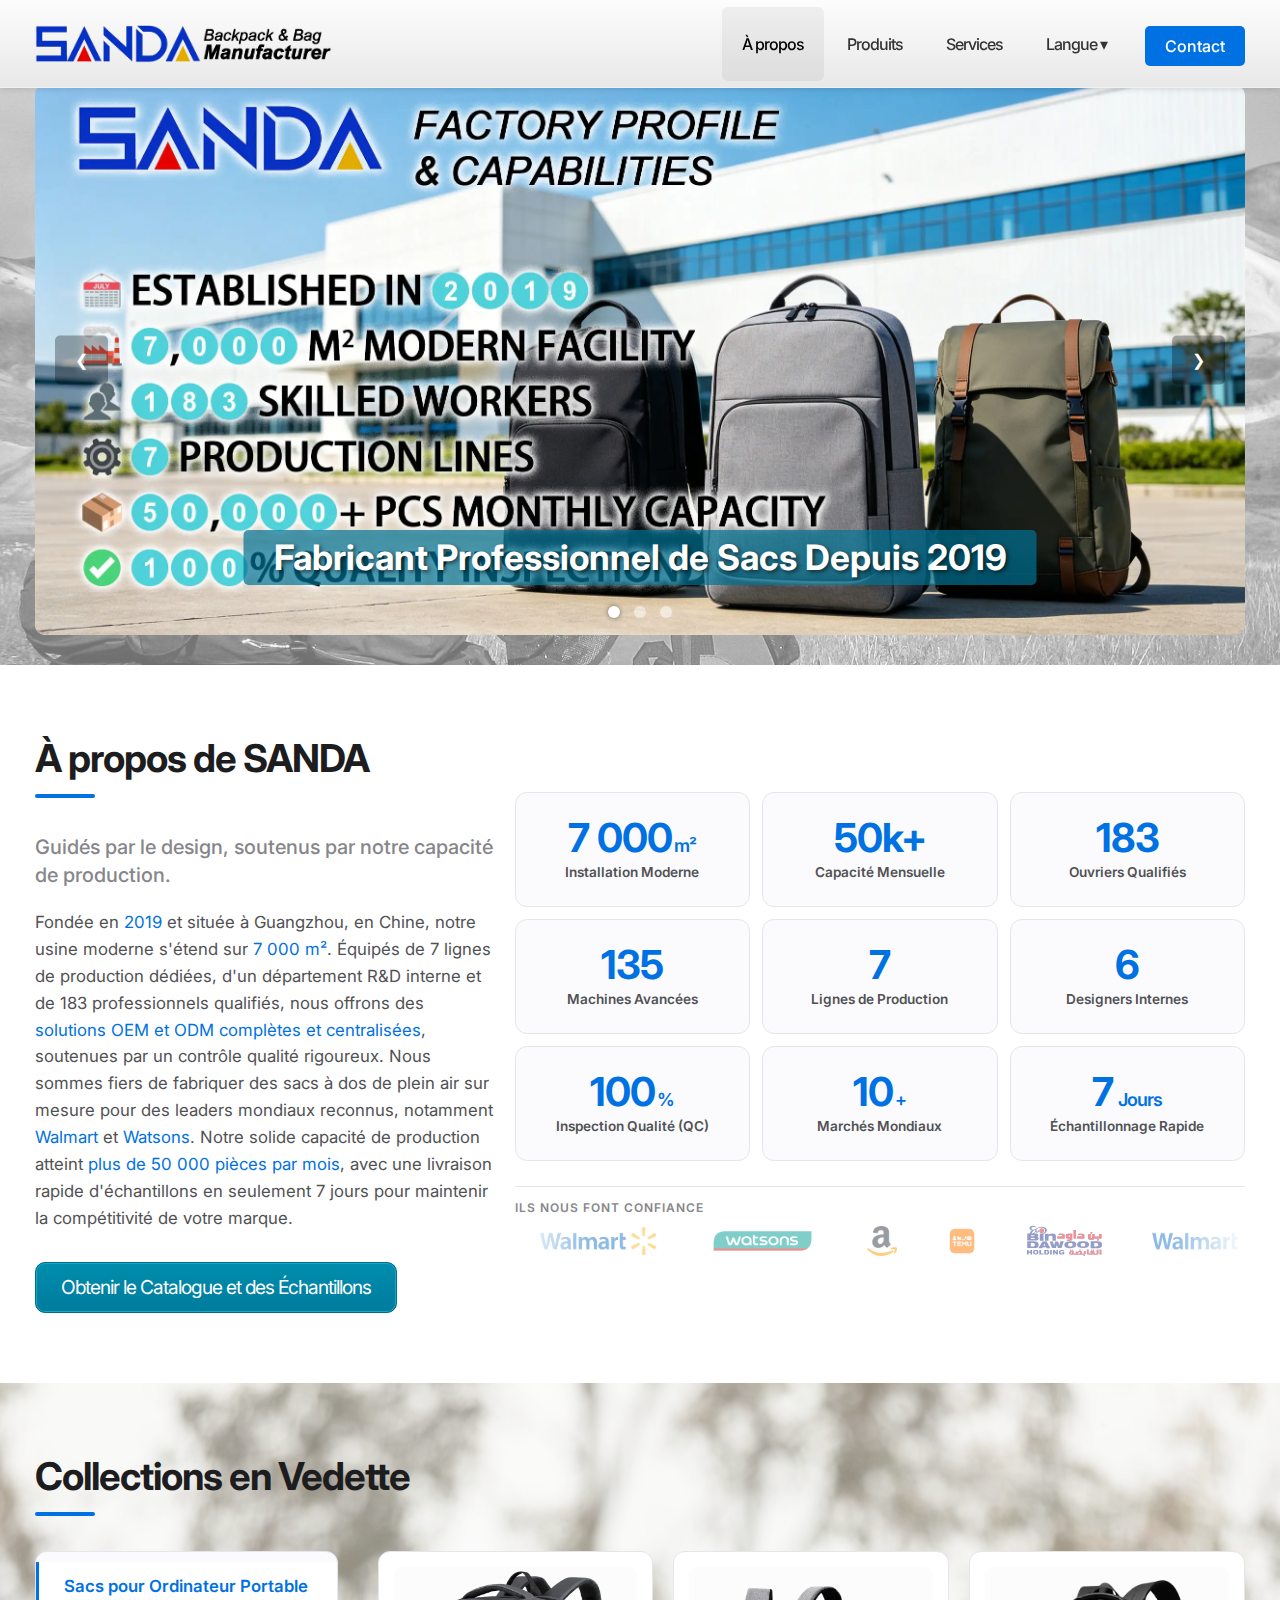
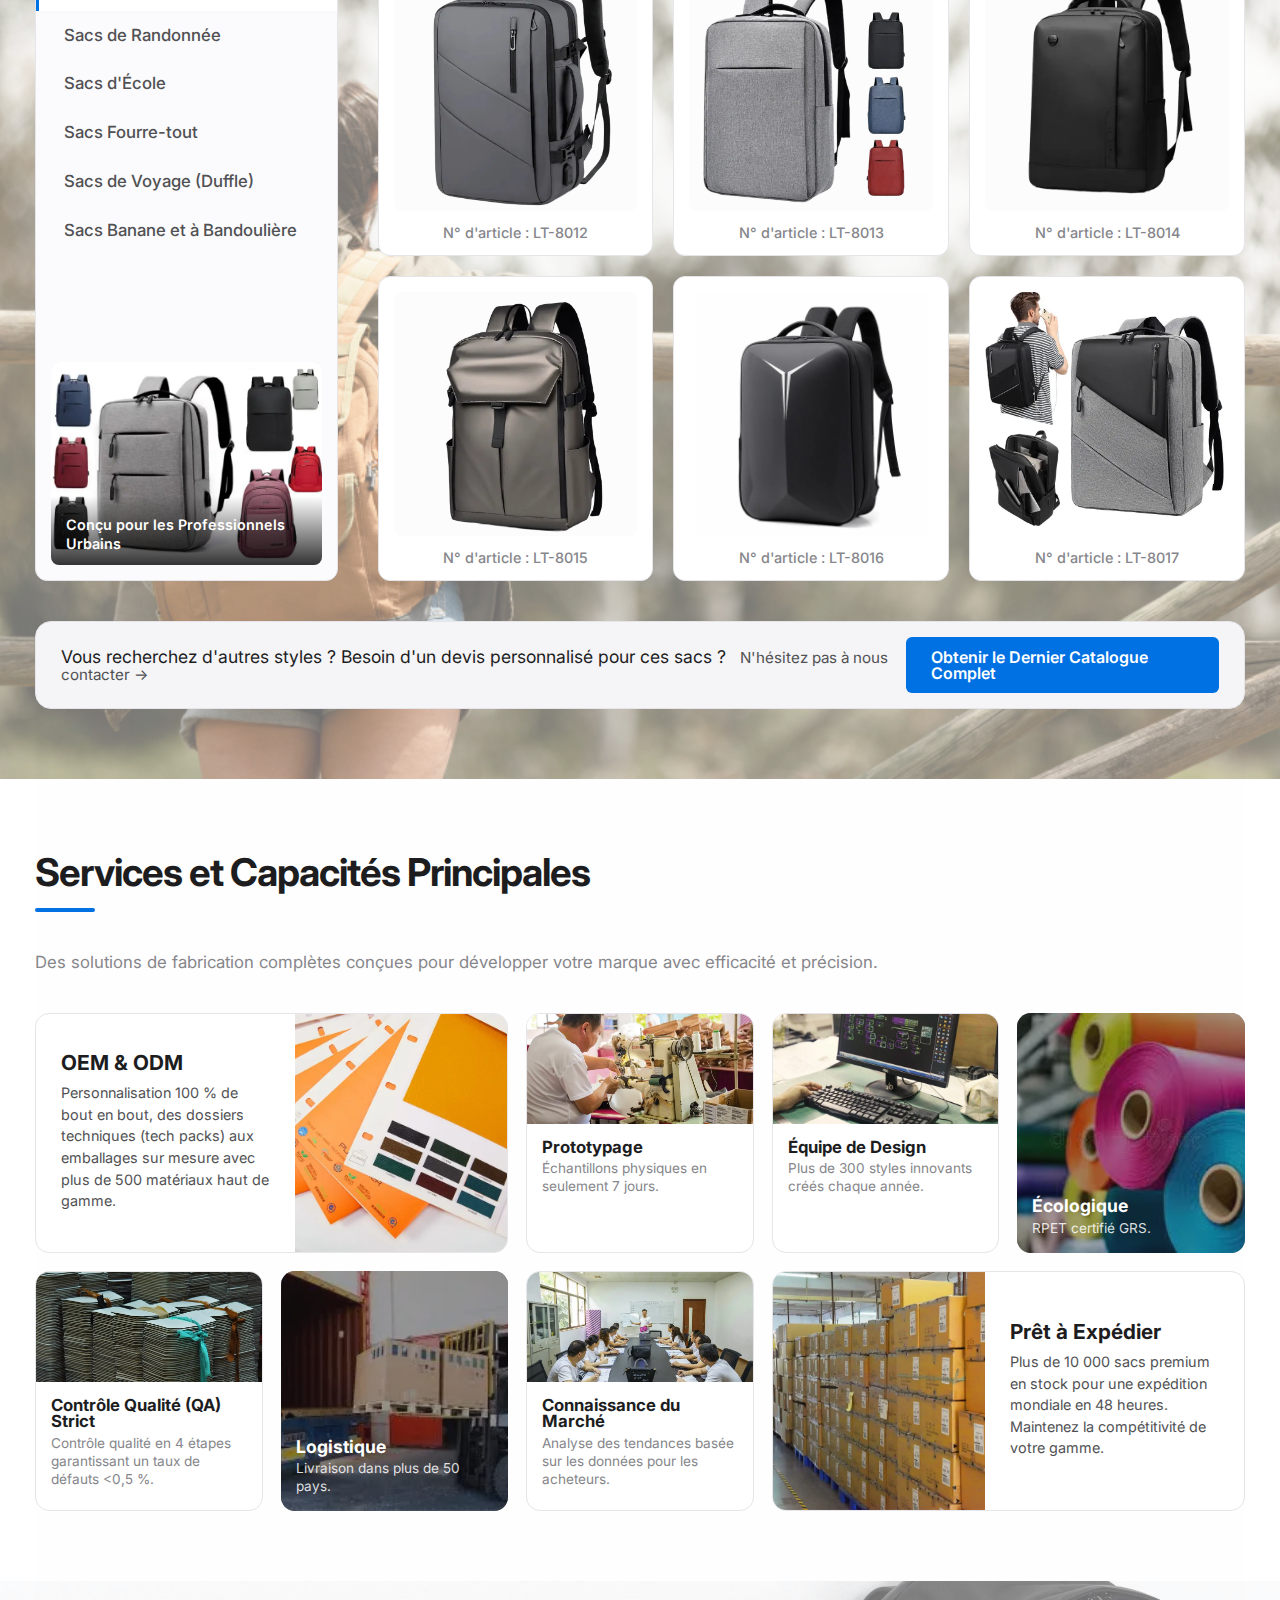
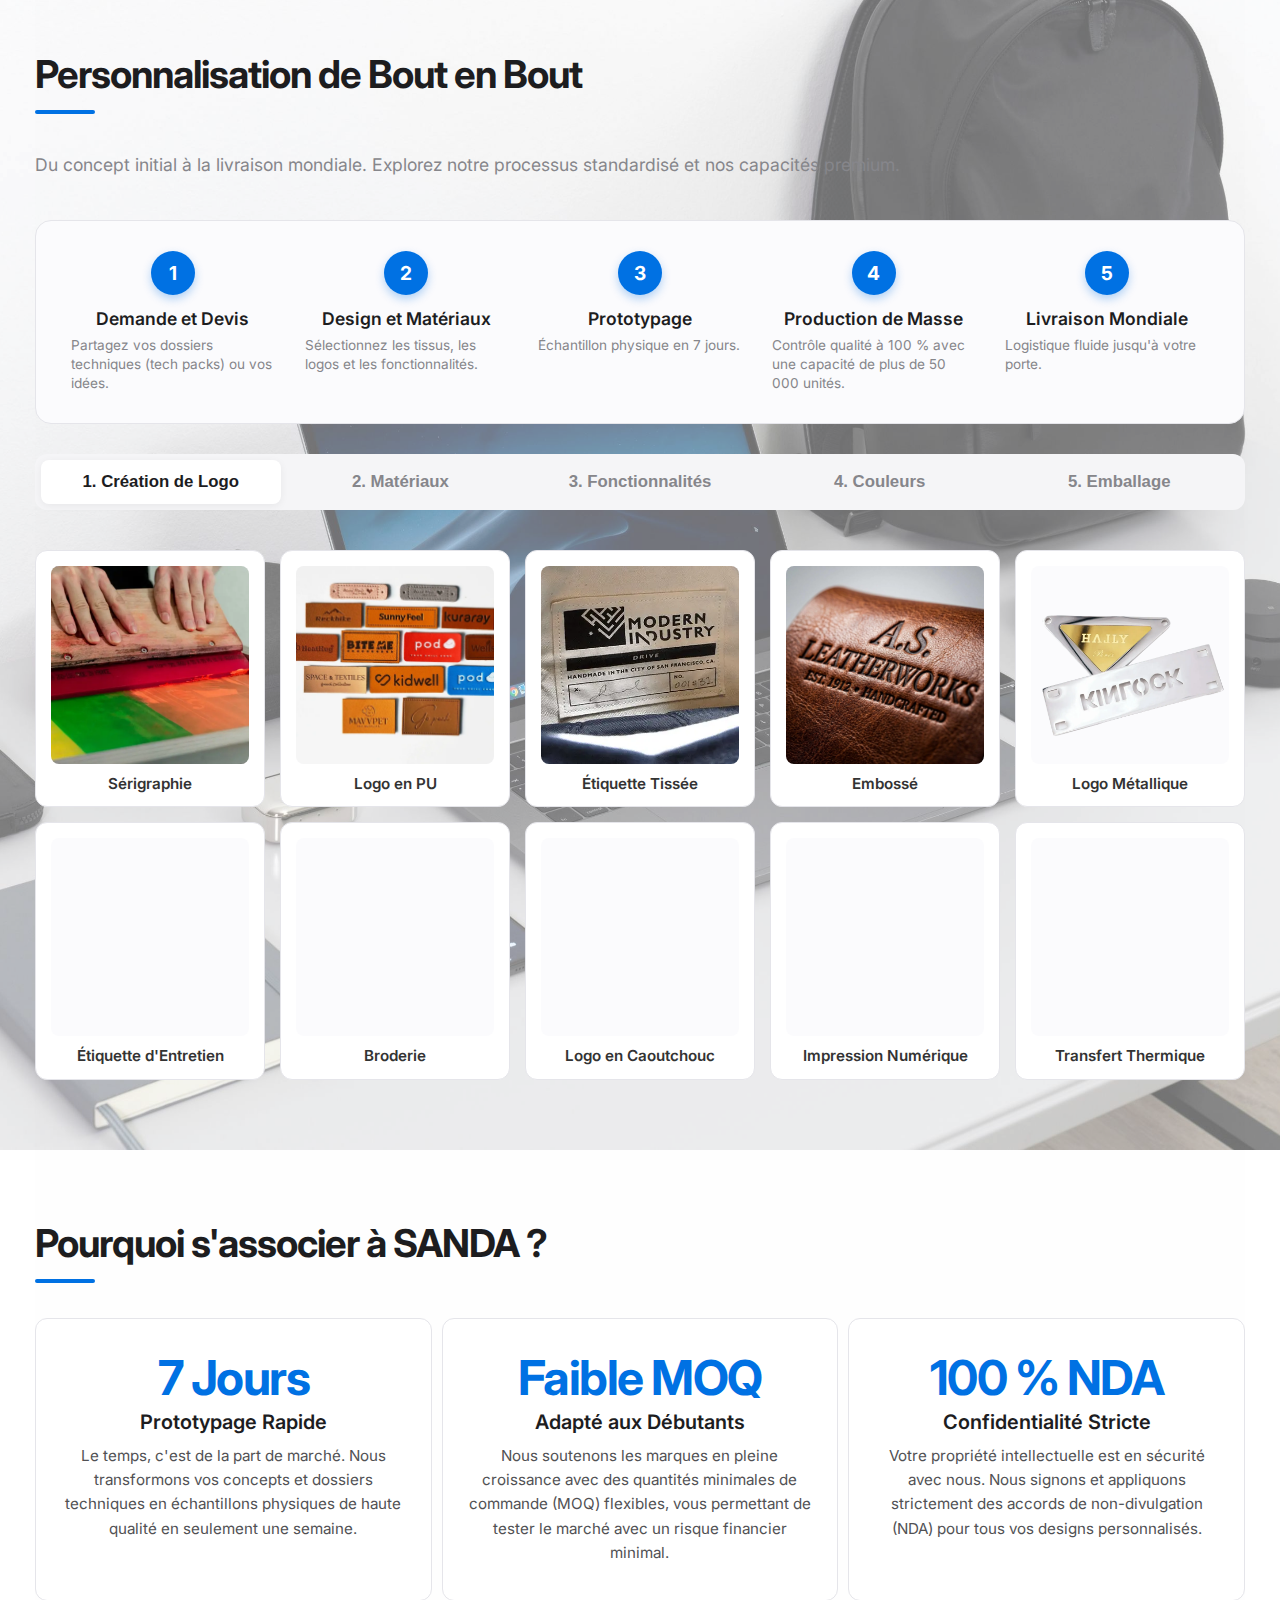
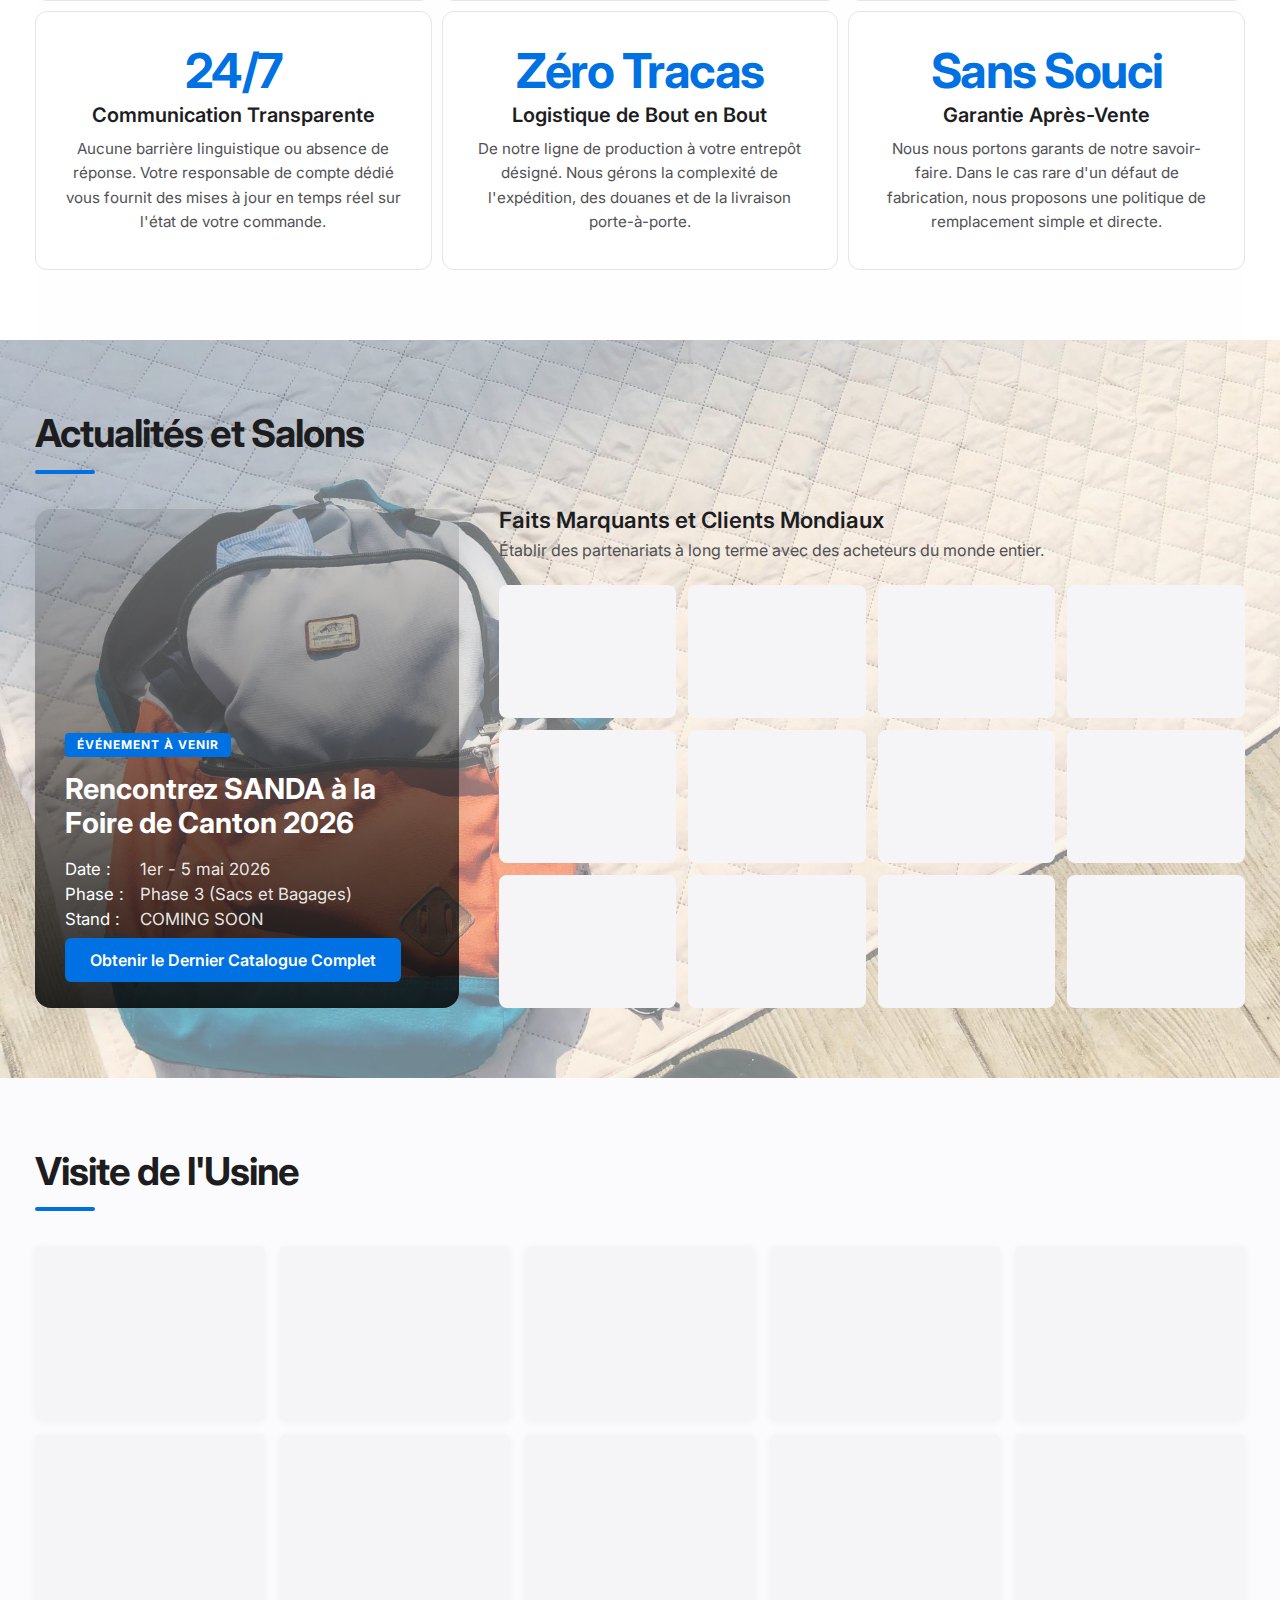
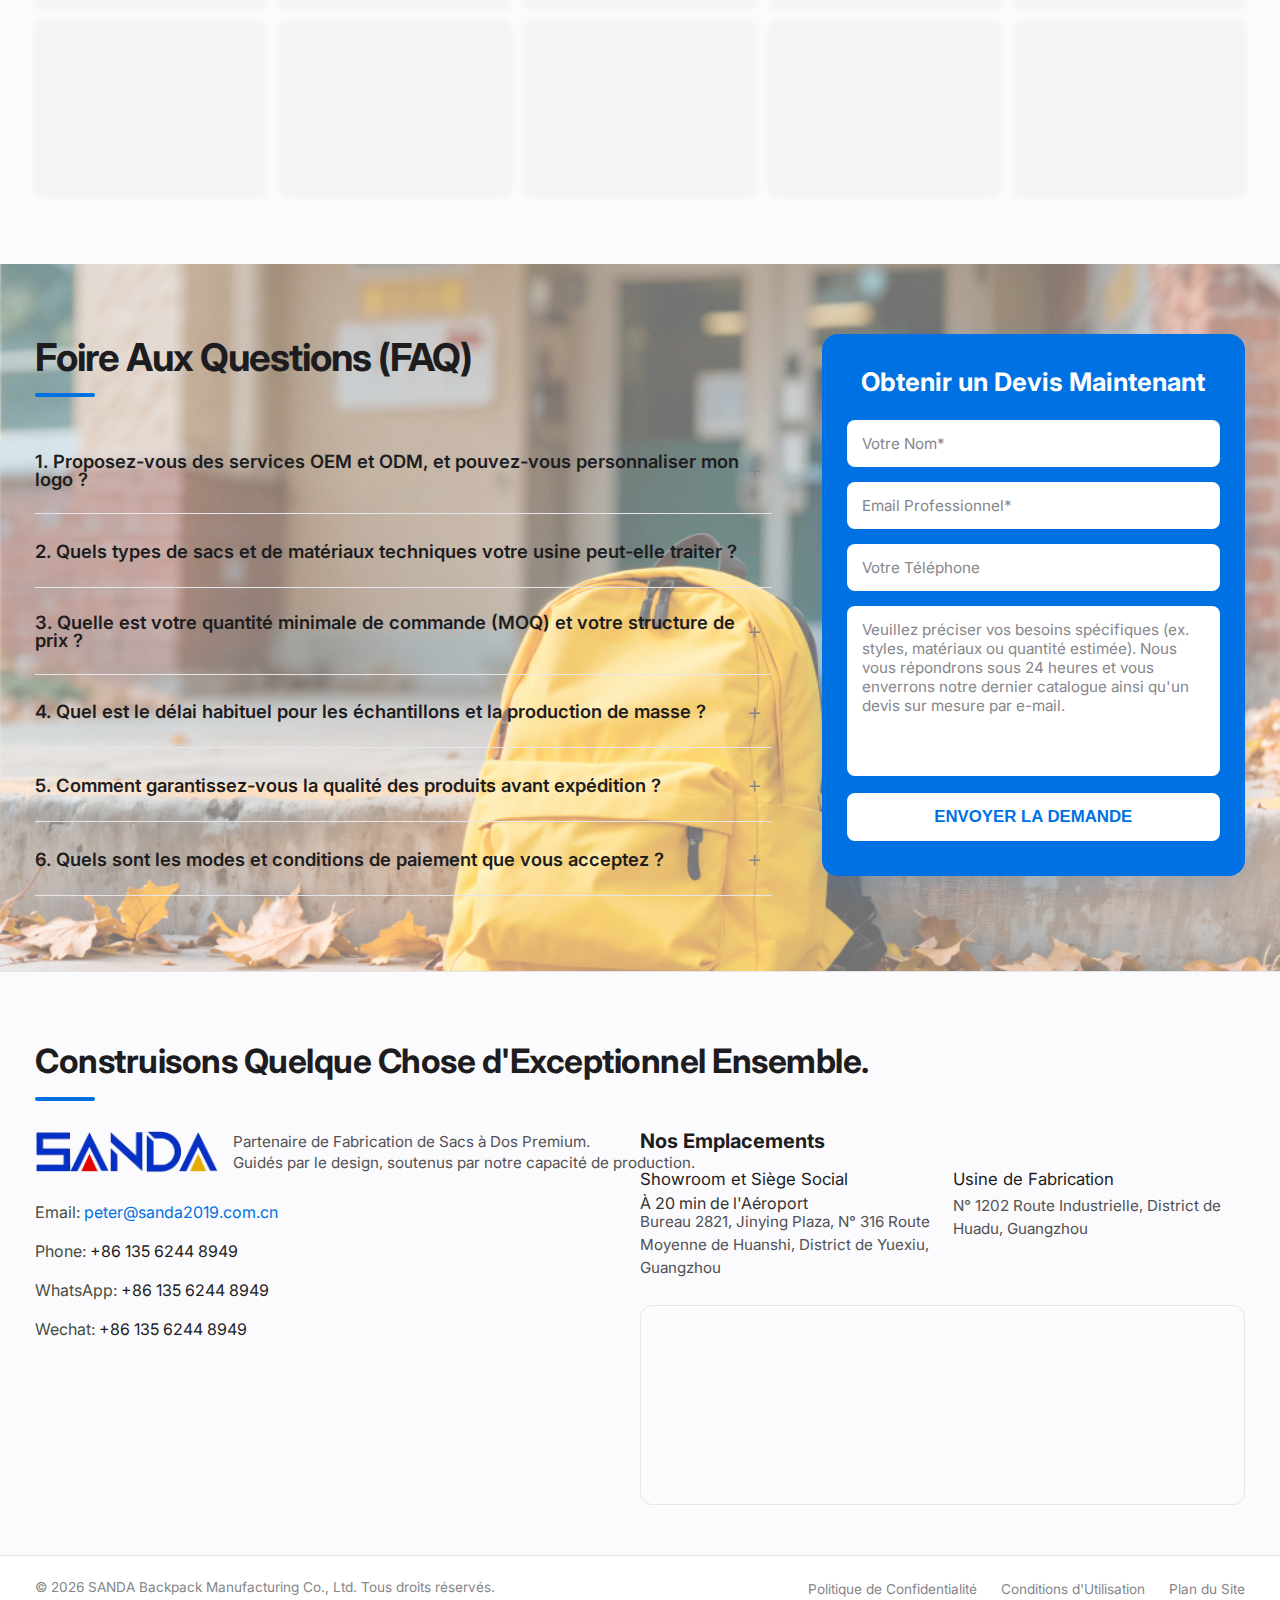
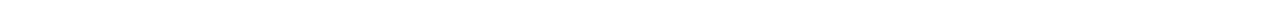
<file: index-fr.html>
<!DOCTYPE HTML>
<html lang="fr">

<head>
    <title>SANDA Fabricant de Sacs à Dos</title>
    <meta charset="utf-8" />
    <meta name="viewport" content="width=device-width, initial-scale=1, user-scalable=no" />

    <link rel="icon" type="image/webp" href="images/favicon.webp" sizes="32x32">
    <link rel="apple-touch-icon" href="images/favicon.webp" sizes="180x180">

    <link rel="stylesheet" href="assets/css/main.css" />
    <noscript>
        <link rel="stylesheet" href="assets/css/noscript.css" />
    </noscript>
</head>

<body>
    <div id="page-wrapper">

        <div id="header-wrapper">
            <div class="container">
                <div class="row">
                    <div class="col-12">

                        <header id="header">
                            <h1><a href="index-fr.html" id="logo">
                                    <img src="images/SANDA.webp" alt="SANDA" />
                                </a></h1>
                            <nav id="nav">
                                <a href="#about" class="current-page-item">À propos</a>
                                <a href="#featured-products">Produits</a>
                                <a href="#core-services">Services</a>

                                <div class="lang-dropdown">
                                    <a href="javascript:void(0);" class="lang-dropbtn">Langue ▾</a>
                                    <div class="lang-dropdown-content">
                                        <a href="index.html">English</a>
                                        <a href="index-es.html">Español</a>
                                        <a href="index-arabic.html">العربية</a>
                                        <a href="index-malay.html">Bahasa</a>
                                    </div>
                                </div>

                                <a href="#contact" class="nav-contact-btn">Contact</a>
                            </nav>
                        </header>

                    </div>
                </div>
            </div>
        </div>

        <div id="banner-wrapper">
            <div class="container">
                <div id="banner-slider">
                    <div class="slider-container">
                        <div class="slide">
                            <img src="images/banner/banner1.webp" alt="SANDA Factory Overview">
                            <div class="slide-text">Fabricant Professionnel de Sacs Depuis 2019</div>
                        </div>
                        <div class="slide">
                            <img src="images/banner/banner2.webp" alt="Production Line">
                            <div class="slide-text">Capacité Mensuelle de Plus de 50 000 Pièces</div>
                        </div>
                        <div class="slide">
                            <img src="images/banner/banner3.webp" alt="Premium Backpacks">
                            <div class="slide-text">Services de Personnalisation OEM et ODM</div>
                        </div>
                    </div>

                    <button class="slide-btn prev-btn">❮</button>
                    <button class="slide-btn next-btn">❯</button>

                    <div class="slider-dots">
                        <span class="dot active"></span>
                        <span class="dot"></span>
                        <span class="dot"></span>
                    </div>
                </div>
            </div>
        </div>

        <div id="main">
            <div class="container" id="about">

                <div class="row">
                    <div class="col-12">
                        <section class="about-split-section global-section">
                            <div class="about-split-layout">

                                <div class="about-left-intro">
                                    <h2>À propos de SANDA</h2>
                                    <h3 class="about-subtitle">Guidés par le design, soutenus par notre capacité de
                                        production.</h3>
                                    <p>Fondée en <strong style="color: #0071e3;">2019</strong> et située à Guangzhou, en
                                        Chine, notre usine moderne s'étend sur <strong style="color: #0071e3;">7 000
                                            m²</strong>. Équipés de 7 lignes de production dédiées, d'un département R&D
                                        interne et de 183 professionnels qualifiés, nous offrons des <strong
                                            style="color: #0071e3;">solutions OEM et ODM complètes et
                                            centralisées</strong>, soutenues par un contrôle qualité rigoureux. Nous
                                        sommes fiers de fabriquer des sacs à dos de plein air sur mesure pour des
                                        leaders mondiaux reconnus, notamment <strong
                                            style="color: #0071e3;">Walmart</strong> et <strong
                                            style="color: #0071e3;">Watsons</strong>. Notre solide capacité de
                                        production atteint
                                        <strong style="color: #0071e3;">plus de 50 000 pièces par mois</strong>, avec
                                        une livraison rapide d'échantillons en seulement 7 jours pour maintenir la
                                        compétitivité de votre marque.
                                    </p>
                                    <div class="about-action">
                                        <a href="#quote" class="button">Obtenir le Catalogue et des Échantillons</a>
                                    </div>
                                </div>

                                <div class="about-right-stats">

                                    <div class="stats-grid-3x3">
                                        <div class="stat-card">
                                            <div class="stat-num">7 000<span>m²</span></div>
                                            <div class="stat-label">Installation Moderne</div>
                                        </div>
                                        <div class="stat-card">
                                            <div class="stat-num">50k+</div>
                                            <div class="stat-label">Capacité Mensuelle</div>
                                        </div>
                                        <div class="stat-card">
                                            <div class="stat-num">183</div>
                                            <div class="stat-label">Ouvriers Qualifiés</div>
                                        </div>
                                        <div class="stat-card">
                                            <div class="stat-num">135</div>
                                            <div class="stat-label">Machines Avancées</div>
                                        </div>
                                        <div class="stat-card">
                                            <div class="stat-num">7</div>
                                            <div class="stat-label">Lignes de Production</div>
                                        </div>
                                        <div class="stat-card">
                                            <div class="stat-num">6</div>
                                            <div class="stat-label">Designers Internes</div>
                                        </div>
                                        <div class="stat-card">
                                            <div class="stat-num">100<span>%</span></div>
                                            <div class="stat-label">Inspection Qualité (QC)</div>
                                        </div>
                                        <div class="stat-card">
                                            <div class="stat-num">10<span>+</span></div>
                                            <div class="stat-label">Marchés Mondiaux</div>
                                        </div>
                                        <div class="stat-card">
                                            <div class="stat-num">7<span> Jours</span></div>
                                            <div class="stat-label">Échantillonnage Rapide</div>
                                        </div>
                                    </div>

                                    <div class="trust-signals-wrapper">
                                        <span class="trust-title">ILS NOUS FONT CONFIANCE</span>

                                        <div class="scrolling-logo-wall">
                                            <div class="logo-track">
                                                <img src="images/logos/logo-walmart.webp" alt="Walmart">
                                                <img src="images/logos/logo-watsons.webp" alt="Watsons">
                                                <img src="images/logos/logo-amazon.webp" alt="Amazon">
                                                <img src="images/logos/logo-temu.webp" alt="Temu">
                                                <img src="images/logos/bin-dawood-emailer.svg" alt="Bindawood">
                                                <img src="images/logos/logo-walmart.webp" alt="Walmart">
                                                <img src="images/logos/logo-watsons.webp" alt="Watsons">
                                                <img src="images/logos/logo-amazon.webp" alt="Amazon">
                                                <img src="images/logos/logo-temu.webp" alt="Temu">
                                                <img src="images/logos/bin-dawood-emailer.svg" alt="Bindawood">
                                            </div>
                                        </div>

                                    </div>

                                </div>

                            </div>
                        </section>
                    </div>
                </div>


                <div class="row">
                    <div class="col-12">
                        <section class="products-category-section global-section" id="featured-products">
                            <h2>Collections en Vedette</h2>

                            <div class="category-master-detail" id="category-module">

                                <div class="category-sidebar">
                                    <ul class="category-menu" id="category-menu-list">
                                        <li class="active" onclick="switchCategory(event, 'cat-laptop')"
                                            data-bg="images/ProductList/mood-laptop.webp"
                                            data-text="Conçu pour les Professionnels Urbains">Sacs pour Ordinateur
                                            Portable</li>
                                        <li onclick="switchCategory(event, 'cat-hiking')"
                                            data-bg="images/ProductList/mood-hiking.webp"
                                            data-text="Conçu pour l'Extrême en Plein Air">Sacs de Randonnée</li>
                                        <li onclick="switchCategory(event, 'cat-school')"
                                            data-bg="images/ProductList/mood-school.webp"
                                            data-text="Ergonomique et Amusant pour les Enfants">Sacs d'École</li>
                                        <li onclick="switchCategory(event, 'cat-tote')"
                                            data-bg="images/ProductList/mood-tote.webp"
                                            data-text="Transport Quotidien Écologique">Sacs Fourre-tout</li>
                                        <li onclick="switchCategory(event, 'cat-duffle')"
                                            data-bg="images/ProductList/mood-duffle.webp"
                                            data-text="Compagnons de Voyage Spacieux">Sacs de Voyage (Duffle)</li>
                                        <li onclick="switchCategory(event, 'cat-sling')"
                                            data-bg="images/ProductList/mood-sling.webp"
                                            data-text="Léger et Mains Libres">Sacs Banane et à Bandoulière</li>
                                    </ul>

                                    <div class="category-mood-box">
                                        <img id="mood-image" src="images/ProductList/mood-laptop.webp"
                                            alt="Category Mood" loading="lazy">
                                        <div class="mood-overlay">
                                            <span id="mood-text">Conçu pour les Professionnels Urbains</span>
                                        </div>
                                    </div>
                                </div>

                                <div class="category-content">

                                    <div id="cat-laptop" class="product-grid-2x3 active-grid">
                                        <div class="prod-card">
                                            <div class="prod-img-wrapper"><img src="images/ProductList/laptop1.webp"
                                                    alt="Laptop Bag" loading="lazy"></div><span class="prod-id">N°
                                                d'article : LT-8012</span>
                                        </div>
                                        <div class="prod-card">
                                            <div class="prod-img-wrapper"><img src="images/ProductList/laptop2.webp"
                                                    alt="Laptop Bag" loading="lazy"></div><span class="prod-id">N°
                                                d'article : LT-8013</span>
                                        </div>
                                        <div class="prod-card">
                                            <div class="prod-img-wrapper"><img src="images/ProductList/laptop3.webp"
                                                    alt="Laptop Bag" loading="lazy"></div><span class="prod-id">N°
                                                d'article : LT-8014</span>
                                        </div>
                                        <div class="prod-card">
                                            <div class="prod-img-wrapper"><img src="images/ProductList/laptop4.webp"
                                                    alt="Laptop Bag" loading="lazy"></div><span class="prod-id">N°
                                                d'article : LT-8015</span>
                                        </div>
                                        <div class="prod-card">
                                            <div class="prod-img-wrapper"><img src="images/ProductList/laptop5.webp"
                                                    alt="Laptop Bag" loading="lazy"></div><span class="prod-id">N°
                                                d'article : LT-8016</span>
                                        </div>
                                        <div class="prod-card">
                                            <div class="prod-img-wrapper"><img src="images/ProductList/laptop6.webp"
                                                    alt="Laptop Bag" loading="lazy"></div><span class="prod-id">N°
                                                d'article : LT-8017</span>
                                        </div>
                                    </div>

                                    <div id="cat-hiking" class="product-grid-2x3">
                                        <div class="prod-card">
                                            <div class="prod-img-wrapper"><img src="images/ProductList/hiking1.webp"
                                                    alt="Hiking Bag" loading="lazy"></div><span class="prod-id">N°
                                                d'article : HK-5021</span>
                                        </div>
                                        <div class="prod-card">
                                            <div class="prod-img-wrapper"><img src="images/ProductList/hiking2.webp"
                                                    alt="Hiking Bag" loading="lazy"></div><span class="prod-id">N°
                                                d'article : HK-5022</span>
                                        </div>
                                        <div class="prod-card">
                                            <div class="prod-img-wrapper"><img src="images/ProductList/hiking3.webp"
                                                    alt="Hiking Bag" loading="lazy"></div><span class="prod-id">N°
                                                d'article : HK-5023</span>
                                        </div>
                                        <div class="prod-card">
                                            <div class="prod-img-wrapper"><img src="images/ProductList/hiking4.webp"
                                                    alt="Hiking Bag" loading="lazy"></div><span class="prod-id">N°
                                                d'article : HK-5024</span>
                                        </div>
                                        <div class="prod-card">
                                            <div class="prod-img-wrapper"><img src="images/ProductList/hiking5.webp"
                                                    alt="Hiking Bag" loading="lazy"></div><span class="prod-id">N°
                                                d'article : HK-5025</span>
                                        </div>
                                        <div class="prod-card">
                                            <div class="prod-img-wrapper"><img src="images/ProductList/hiking6.webp"
                                                    alt="Hiking Bag" loading="lazy"></div><span class="prod-id">N°
                                                d'article : HK-5026</span>
                                        </div>
                                    </div>

                                    <div id="cat-school" class="product-grid-2x3">
                                        <div class="prod-card">
                                            <div class="prod-img-wrapper"><img src="images/ProductList/school1.webp"
                                                    alt="School Bag" loading="lazy"></div><span class="prod-id">N°
                                                d'article : SC-3011</span>
                                        </div>
                                        <div class="prod-card">
                                            <div class="prod-img-wrapper"><img src="images/ProductList/school2.webp"
                                                    alt="School Bag" loading="lazy"></div><span class="prod-id">N°
                                                d'article : SC-3012</span>
                                        </div>
                                        <div class="prod-card">
                                            <div class="prod-img-wrapper"><img src="images/ProductList/school3.webp"
                                                    alt="School Bag" loading="lazy"></div><span class="prod-id">N°
                                                d'article : SC-3013</span>
                                        </div>
                                        <div class="prod-card">
                                            <div class="prod-img-wrapper"><img src="images/ProductList/school4.webp"
                                                    alt="School Bag" loading="lazy"></div><span class="prod-id">N°
                                                d'article : SC-3014</span>
                                        </div>
                                        <div class="prod-card">
                                            <div class="prod-img-wrapper"><img src="images/ProductList/school5.webp"
                                                    alt="School Bag" loading="lazy"></div><span class="prod-id">N°
                                                d'article : SC-3015</span>
                                        </div>
                                        <div class="prod-card">
                                            <div class="prod-img-wrapper"><img src="images/ProductList/school6.webp"
                                                    alt="School Bag" loading="lazy"></div><span class="prod-id">N°
                                                d'article : SC-3016</span>
                                        </div>
                                    </div>

                                    <div id="cat-tote" class="product-grid-2x3">
                                        <div class="prod-card">
                                            <div class="prod-img-wrapper"><img src="images/ProductList/tote1.webp"
                                                    alt="Tote Bag" loading="lazy"></div><span class="prod-id">N°
                                                d'article : TB-2051</span>
                                        </div>
                                        <div class="prod-card">
                                            <div class="prod-img-wrapper"><img src="images/ProductList/tote2.webp"
                                                    alt="Tote Bag" loading="lazy"></div><span class="prod-id">N°
                                                d'article : TB-2052</span>
                                        </div>
                                        <div class="prod-card">
                                            <div class="prod-img-wrapper"><img src="images/ProductList/tote3.webp"
                                                    alt="Tote Bag" loading="lazy"></div><span class="prod-id">N°
                                                d'article : TB-2053</span>
                                        </div>
                                        <div class="prod-card">
                                            <div class="prod-img-wrapper"><img src="images/ProductList/tote4.webp"
                                                    alt="Tote Bag" loading="lazy"></div><span class="prod-id">N°
                                                d'article : TB-2054</span>
                                        </div>
                                        <div class="prod-card">
                                            <div class="prod-img-wrapper"><img src="images/ProductList/tote5.webp"
                                                    alt="Tote Bag" loading="lazy"></div><span class="prod-id">N°
                                                d'article : TB-2055</span>
                                        </div>
                                        <div class="prod-card">
                                            <div class="prod-img-wrapper"><img src="images/ProductList/tote6.webp"
                                                    alt="Tote Bag" loading="lazy"></div><span class="prod-id">N°
                                                d'article : TB-2056</span>
                                        </div>
                                    </div>

                                    <div id="cat-duffle" class="product-grid-2x3">
                                        <div class="prod-card">
                                            <div class="prod-img-wrapper"><img src="images/ProductList/duffle1.webp"
                                                    alt="Duffle Bag" loading="lazy"></div><span class="prod-id">N°
                                                d'article : DF-9081</span>
                                        </div>
                                        <div class="prod-card">
                                            <div class="prod-img-wrapper"><img src="images/ProductList/duffle2.webp"
                                                    alt="Duffle Bag" loading="lazy"></div><span class="prod-id">N°
                                                d'article : DF-9082</span>
                                        </div>
                                        <div class="prod-card">
                                            <div class="prod-img-wrapper"><img src="images/ProductList/duffle3.webp"
                                                    alt="Duffle Bag" loading="lazy"></div><span class="prod-id">N°
                                                d'article : DF-9083</span>
                                        </div>
                                        <div class="prod-card">
                                            <div class="prod-img-wrapper"><img src="images/ProductList/duffle4.webp"
                                                    alt="Duffle Bag" loading="lazy"></div><span class="prod-id">N°
                                                d'article : DF-9084</span>
                                        </div>
                                        <div class="prod-card">
                                            <div class="prod-img-wrapper"><img src="images/ProductList/duffle5.webp"
                                                    alt="Duffle Bag" loading="lazy"></div><span class="prod-id">N°
                                                d'article : DF-9085</span>
                                        </div>
                                        <div class="prod-card">
                                            <div class="prod-img-wrapper"><img src="images/ProductList/duffle6.webp"
                                                    alt="Duffle Bag" loading="lazy"></div><span class="prod-id">N°
                                                d'article : DF-9086</span>
                                        </div>
                                    </div>

                                    <div id="cat-sling" class="product-grid-2x3">
                                        <div class="prod-card">
                                            <div class="prod-img-wrapper"><img src="images/ProductList/sling1.webp"
                                                    alt="Sling Bag" loading="lazy"></div><span class="prod-id">N°
                                                d'article : SL-7041</span>
                                        </div>
                                        <div class="prod-card">
                                            <div class="prod-img-wrapper"><img src="images/ProductList/sling2.webp"
                                                    alt="Sling Bag" loading="lazy"></div><span class="prod-id">N°
                                                d'article : SL-7042</span>
                                        </div>
                                        <div class="prod-card">
                                            <div class="prod-img-wrapper"><img src="images/ProductList/sling3.webp"
                                                    alt="Sling Bag" loading="lazy"></div><span class="prod-id">N°
                                                d'article : SL-7043</span>
                                        </div>
                                        <div class="prod-card">
                                            <div class="prod-img-wrapper"><img src="images/ProductList/sling4.webp"
                                                    alt="Sling Bag" loading="lazy"></div><span class="prod-id">N°
                                                d'article : SL-7044</span>
                                        </div>
                                        <div class="prod-card">
                                            <div class="prod-img-wrapper"><img src="images/ProductList/sling5.webp"
                                                    alt="Sling Bag" loading="lazy"></div><span class="prod-id">N°
                                                d'article : SL-7045</span>
                                        </div>
                                        <div class="prod-card">
                                            <div class="prod-img-wrapper"><img src="images/ProductList/sling6.webp"
                                                    alt="Sling Bag" loading="lazy"></div><span class="prod-id">N°
                                                d'article : SL-7046</span>
                                        </div>
                                    </div>

                                </div>
                            </div>

                            <div class="cta-capsule-banner">
                                <div class="cta-text">
                                    <strong>Vous recherchez d'autres styles ? Besoin d'un devis personnalisé pour ces
                                        sacs ?</strong>
                                    <span>N'hésitez pas à nous contacter -></span>
                                </div>
                                <a href="#quote" class="cta-btn">Obtenir le Dernier Catalogue Complet</a>
                            </div>

                        </section>
                    </div>
                </div>







                <div class="row">
                    <div class="row">
                        <div class="col-12">
                            <section class="services-section global-section" id="core-services">
                                <h2>Services et Capacités Principales</h2>
                                <p class="section-subtitle">Des solutions de fabrication complètes conçues pour
                                    développer votre marque avec efficacité et précision.</p>

                                <div class="bento-grid-2rows">

                                    <div class="bento-card bento-wide">
                                        <div class="bento-text">
                                            <h3>OEM & ODM</h3>
                                            <p>Personnalisation 100 % de bout en bout, des dossiers techniques (tech
                                                packs) aux emballages sur mesure avec plus de 500 matériaux haut de
                                                gamme.</p>
                                        </div>
                                        <img src="images/Services/Service2.webp" alt="OEM & ODM" class="bento-img-right"
                                            loading="lazy">
                                    </div>

                                    <div class="bento-card bento-small">
                                        <img src="images/Services/Service3.webp" alt="Prototyping" class="bento-img-top"
                                            loading="lazy">
                                        <div class="bento-text">
                                            <h3>Prototypage</h3>
                                            <p>Échantillons physiques en seulement 7 jours.</p>
                                        </div>
                                    </div>

                                    <div class="bento-card bento-small">
                                        <img src="images/Services/Service4.webp" alt="Design" class="bento-img-top"
                                            loading="lazy">
                                        <div class="bento-text">
                                            <h3>Équipe de Design</h3>
                                            <p>Plus de 300 styles innovants créés chaque année.</p>
                                        </div>
                                    </div>

                                    <div class="bento-card bento-overlay">
                                        <img src="images/Services/Service5.webp" alt="Eco" class="bg-img"
                                            loading="lazy">
                                        <div class="overlay-content">
                                            <h3>Écologique</h3>
                                            <p>RPET certifié GRS.</p>
                                        </div>
                                    </div>

                                    <div class="bento-card bento-small">
                                        <img src="images/Services/Service7.webp" alt="QA" class="bento-img-top"
                                            loading="lazy">
                                        <div class="bento-text">
                                            <h3>Contrôle Qualité (QA) Strict</h3>
                                            <p>Contrôle qualité en 4 étapes garantissant un taux de défauts <0,5 %.</p>
                                        </div>
                                    </div>

                                    <div class="bento-card bento-overlay">
                                        <img src="images/Services/Service8.webp" alt="Logistics" class="bg-img"
                                            loading="lazy">
                                        <div class="overlay-content">
                                            <h3>Logistique</h3>
                                            <p>Livraison dans plus de 50 pays.</p>
                                        </div>
                                    </div>

                                    <div class="bento-card bento-small">
                                        <img src="images/Services/Service6.webp" alt="Market" class="bento-img-top"
                                            loading="lazy">
                                        <div class="bento-text">
                                            <h3>Connaissance du Marché</h3>
                                            <p>Analyse des tendances basée sur les données pour les acheteurs.</p>
                                        </div>
                                    </div>

                                    <div class="bento-card bento-wide">
                                        <img src="images/Services/Service1.webp" alt="Ready to Ship"
                                            class="bento-img-left" loading="lazy">
                                        <div class="bento-text">
                                            <h3>Prêt à Expédier</h3>
                                            <p>Plus de 10 000 sacs premium en stock pour une expédition mondiale en 48
                                                heures. Maintenez la compétitivité de votre gamme.</p>
                                        </div>
                                    </div>

                                </div>
                            </section>
                        </div>
                    </div>
                </div>

                <div class="row">
                    <div class="col-12">
                        <section class="customization-section global-section">
                            <h2 style="text-align: center; margin-bottom: 10px;">Personnalisation de Bout en Bout</h2>
                            <p style="text-align: center; color: #86868b; font-size: 1.1em; margin-bottom: 40px;">
                                Du concept initial à la livraison mondiale. Explorez notre processus standardisé et nos
                                capacités premium.</p>

                            <div class="process-timeline-box">
                                <div class="timeline-step">
                                    <div class="step-circle">1</div>
                                    <h4>Demande et Devis</h4>
                                    <p>Partagez vos dossiers techniques (tech packs) ou vos idées.</p>
                                </div>
                                <div class="timeline-step">
                                    <div class="step-circle">2</div>
                                    <h4>Design et Matériaux</h4>
                                    <p>Sélectionnez les tissus, les logos et les fonctionnalités.</p>
                                </div>
                                <div class="timeline-step">
                                    <div class="step-circle">3</div>
                                    <h4>Prototypage</h4>
                                    <p>Échantillon physique en 7 jours.</p>
                                </div>
                                <div class="timeline-step">
                                    <div class="step-circle">4</div>
                                    <h4>Production de Masse</h4>
                                    <p>Contrôle qualité à 100 % avec une capacité de plus de 50 000 unités.</p>
                                </div>
                                <div class="timeline-step">
                                    <div class="step-circle">5</div>
                                    <h4>Livraison Mondiale</h4>
                                    <p>Logistique fluide jusqu'à votre porte.</p>
                                </div>
                            </div>

                            <div class="custom-tabs-container">

                                <div class="custom-tabs-nav">
                                    <button class="tab-btn active" onclick="openCustomTab(event, 'tab-logo')">1.
                                        Création de Logo</button>
                                    <button class="tab-btn" onclick="openCustomTab(event, 'tab-material')">2.
                                        Matériaux</button>
                                    <button class="tab-btn" onclick="openCustomTab(event, 'tab-function')">3.
                                        Fonctionnalités</button>
                                    <button class="tab-btn" onclick="openCustomTab(event, 'tab-color')">4.
                                        Couleurs</button>
                                    <button class="tab-btn" onclick="openCustomTab(event, 'tab-packing')">5.
                                        Emballage</button>
                                </div>

                                <div id="tab-logo" class="tab-content active">
                                    <div class="craft-grid-5">
                                        <div class="craft-item">
                                            <div class="craft-img"><img src="images/custom/logo-silk.webp"
                                                    alt="Silk Screen" loading="lazy"></div><span>Sérigraphie</span>
                                        </div>
                                        <div class="craft-item">
                                            <div class="craft-img"><img src="images/custom/logo-pu.webp" alt="PU Logo"
                                                    loading="lazy"></div><span>Logo en PU</span>
                                        </div>
                                        <div class="craft-item">
                                            <div class="craft-img"><img src="images/custom/logo-woven.webp"
                                                    alt="Woven Label" loading="lazy"></div><span>Étiquette Tissée</span>
                                        </div>
                                        <div class="craft-item">
                                            <div class="craft-img"><img src="images/custom/logo-emboss.webp"
                                                    alt="Embossed" loading="lazy"></div><span>Embossé</span>
                                        </div>
                                        <div class="craft-item">
                                            <div class="craft-img"><img src="images/custom/logo-metal.webp"
                                                    alt="Metal Logo" loading="lazy"></div><span>Logo Métallique</span>
                                        </div>
                                        <div class="craft-item">
                                            <div class="craft-img"><img src="images/custom/logo-wash.webp"
                                                    alt="Washing Label" loading="lazy"></div><span>Étiquette
                                                d'Entretien</span>
                                        </div>
                                        <div class="craft-item">
                                            <div class="craft-img"><img src="images/custom/logo-embroidery.webp"
                                                    alt="Embroidery" loading="lazy"></div>
                                            <span>Broderie</span>
                                        </div>
                                        <div class="craft-item">
                                            <div class="craft-img"><img src="images/custom/logo-rubber.webp"
                                                    alt="Rubber Logo" loading="lazy"></div><span>Logo en
                                                Caoutchouc</span>
                                        </div>
                                        <div class="craft-item">
                                            <div class="craft-img"><img src="images/custom/logo-digital.webp"
                                                    alt="Digital Print" loading="lazy"></div><span>Impression
                                                Numérique</span>
                                        </div>
                                        <div class="craft-item">
                                            <div class="craft-img"><img src="images/custom/logo-press.webp"
                                                    alt="Press Logo" loading="lazy"></div><span>Transfert
                                                Thermique</span>
                                        </div>
                                    </div>
                                </div>

                                <div id="tab-material" class="tab-content">
                                    <div class="craft-grid-5">
                                        <div class="craft-item">
                                            <div class="craft-img"><img src="images/custom/mat-nylon.webp" alt="Nylon"
                                                    loading="lazy"></div><span>Nylon Haut de Gamme</span>
                                        </div>
                                        <div class="craft-item">
                                            <div class="craft-img"><img src="images/custom/mat-polyester.webp"
                                                    alt="Polyester" loading="lazy"></div><span>Polyester</span>
                                        </div>
                                        <div class="craft-item">
                                            <div class="craft-img"><img src="images/custom/mat-canvas.webp" alt="Canvas"
                                                    loading="lazy"></div><span>Toile Durable</span>
                                        </div>
                                        <div class="craft-item">
                                            <div class="craft-img"><img src="images/custom/mat-pu.webp" alt="PU Leather"
                                                    loading="lazy"></div><span>Cuir PU</span>
                                        </div>
                                        <div class="craft-item">
                                            <div class="craft-img"><img src="images/custom/mat-neoprene.webp"
                                                    alt="Neoprene" loading="lazy"></div><span>Néoprène</span>
                                        </div>
                                        <div class="craft-item">
                                            <div class="craft-img"><img src="images/custom/mat-crystal.webp"
                                                    alt="Crystal Soft" loading="lazy"></div><span>Velours Doux
                                                Cristal</span>
                                        </div>
                                        <div class="craft-item">
                                            <div class="craft-img"><img src="images/custom/mat-corduroy.webp"
                                                    alt="Corduroy" loading="lazy"></div><span>Velours Côtelé</span>
                                        </div>
                                        <div class="craft-item">
                                            <div class="craft-img"><img src="images/custom/mat-lamb.webp"
                                                    alt="Lamb Wool" loading="lazy"></div><span>Laine de Mouton
                                                Synthétique</span>
                                        </div>
                                        <div class="craft-item">
                                            <div class="craft-img"><img src="images/custom/mat-rpet.webp" alt="Eco RPET"
                                                    loading="lazy"></div><span>GRS RPET</span>
                                        </div>
                                        <div class="craft-item">
                                            <div class="craft-img"><img src="images/custom/mat-tpu.webp"
                                                    alt="Waterproof TPU" loading="lazy"></div><span>Waterproof
                                                TPU</span>
                                        </div>
                                    </div>
                                </div>

                                <div id="tab-function" class="tab-content">
                                    <div class="craft-grid-5">
                                        <div class="craft-item">
                                            <div class="craft-img"><img src="images/custom/func-strap.webp" alt="Strap"
                                                    loading="lazy"></div><span>Bretelles Personnalisées</span>
                                        </div>
                                        <div class="craft-item">
                                            <div class="craft-img"><img src="images/custom/func-zipper.webp"
                                                    alt="Zipper" loading="lazy"></div><span>Fermetures Éclair
                                                Premium</span>
                                        </div>
                                        <div class="craft-item">
                                            <div class="craft-img"><img src="images/custom/func-puller.webp"
                                                    alt="Puller" loading="lazy"></div><span>Tirettes
                                                Personnalisées</span>
                                        </div>
                                        <div class="craft-item">
                                            <div class="craft-img"><img src="images/custom/func-buckle.webp"
                                                    alt="Buckle" loading="lazy"></div><span>Boucles Durables</span>
                                        </div>
                                        <div class="craft-item">
                                            <div class="craft-img"><img src="images/custom/func-audio.webp"
                                                    alt="Audio Port" loading="lazy"></div><span>Port Audio/USB</span>
                                        </div>
                                        <div class="craft-item">
                                            <div class="craft-img"><img src="images/custom/func-silicone.webp"
                                                    alt="Silicone" loading="lazy"></div><span>Silicone
                                                Antidérapant</span>
                                        </div>
                                        <div class="craft-item">
                                            <div class="craft-img"><img src="images/custom/func-reflective.webp"
                                                    alt="Reflective" loading="lazy"></div><span>Bandes
                                                Réfléchissantes</span>
                                        </div>
                                        <div class="craft-item">
                                            <div class="craft-img"><img src="images/custom/func-leash.webp"
                                                    alt="Dog Leash" loading="lazy"></div><span>Crochet pour Laisse
                                                d'Animal</span>
                                        </div>
                                        <div class="craft-item">
                                            <div class="craft-img"><img src="images/custom/func-key.webp"
                                                    alt="Key Holder" loading="lazy"></div><span>Porte-clés</span>
                                        </div>
                                        <div class="craft-item">
                                            <div class="craft-img"><img src="images/custom/func-pocket.webp"
                                                    alt="Pocket" loading="lazy"></div><span>Poches Personnalisées</span>
                                        </div>
                                    </div>
                                </div>

                                <div id="tab-color" class="tab-content">
                                    <div class="craft-grid-5">
                                        <div class="craft-item">
                                            <div class="craft-img"><img src="images/custom/color-pantone.webp"
                                                    alt="Pantone" loading="lazy"></div>
                                            <span>Match Pantone</span>
                                        </div>
                                        <div class="craft-item">
                                            <div class="craft-img"><img src="images/custom/color-dyeing.webp"
                                                    alt="Teinture" loading="lazy"></div>
                                            <span>Teinture sur Mesure</span>
                                        </div>
                                        <div class="craft-item">
                                            <div class="craft-img"><img src="images/custom/color-heather.webp"
                                                    alt="Chiné" loading="lazy"></div>
                                            <span>Chiné / Mélange</span>
                                        </div>
                                        <div class="craft-item">
                                            <div class="craft-img"><img src="images/custom/color-camo.webp"
                                                    alt="Camouflage" loading="lazy"></div>
                                            <span>Motif Camouflage</span>
                                        </div>
                                        <div class="craft-item">
                                            <div class="craft-img"><img src="images/custom/color-neon.webp" alt="Néon"
                                                    loading="lazy"></div>
                                            <span>Couleurs Néon</span>
                                        </div>
                                        <div class="craft-item">
                                            <div class="craft-img"><img src="images/custom/color-eco.webp"
                                                    alt="Dyes Eco" loading="lazy"></div>
                                            <span>Teintures Éco</span>
                                        </div>
                                        <div class="craft-item">
                                            <div class="craft-img"><img src="images/custom/color-blocking.webp"
                                                    alt="Color Block" loading="lazy"></div>
                                            <span>Contrastes Couleur</span>
                                        </div>
                                        <div class="craft-item">
                                            <div class="craft-img"><img src="images/custom/color-matte.webp" alt="Mat"
                                                    loading="lazy"></div>
                                            <span>Finitions Mates</span>
                                        </div>
                                        <div class="craft-item">
                                            <div class="craft-img"><img src="images/custom/color-gradient.webp"
                                                    alt="Dégradé" loading="lazy"></div>
                                            <span>Teinture Dégradée</span>
                                        </div>
                                        <div class="craft-item">
                                            <div class="craft-img"><img src="images/custom/color-fastness.webp"
                                                    alt="Solidité" loading="lazy"></div>
                                            <span>Haute Solidité</span>
                                        </div>
                                    </div>
                                </div>

                                <div id="tab-packing" class="tab-content">
                                    <div class="craft-grid-5">
                                        <div class="craft-item">
                                            <div class="craft-img"><img src="images/custom/pack-hangtag.webp"
                                                    alt="Custom Hangtags" loading="lazy"></div>
                                            <span>Étiquettes Suspendues Personnalisées</span>
                                        </div>
                                        <div class="craft-item">
                                            <div class="craft-img"><img src="images/custom/pack-polybag.webp"
                                                    alt="Eco Polybags" loading="lazy"></div>
                                            <span>Sacs Plastiques Écologiques</span>
                                        </div>
                                        <div class="craft-item">
                                            <div class="craft-img"><img src="images/custom/pack-dustbag.webp"
                                                    alt="Dust Bags" loading="lazy"></div>
                                            <span>Sacs Anti-poussière Non Tissés</span>
                                        </div>
                                        <div class="craft-item">
                                            <div class="craft-img"><img src="images/custom/pack-box.webp"
                                                    alt="Gift Boxes" loading="lazy"></div>
                                            <span>Boîtes Cadeaux Premium</span>
                                        </div>
                                        <div class="craft-item">
                                            <div class="craft-img"><img src="images/custom/pack-carton.webp"
                                                    alt="Export Cartons" loading="lazy"></div>
                                            <span>Cartons d'Exportation à 7 Plis</span>
                                        </div>
                                        <div class="craft-item">
                                            <div class="craft-img"><img src="images/custom/pack-insert.webp"
                                                    alt="Insert Cards" loading="lazy"></div><span>Thank You Cards</span>
                                        </div>
                                        <div class="craft-item">
                                            <div class="craft-img"><img src="images/custom/pack-barcode.webp"
                                                    alt="Barcode FNSKU" loading="lazy"></div><span>FBA / Barcode
                                                Labels</span>
                                        </div>
                                        <div class="craft-item">
                                            <div class="craft-img"><img src="images/custom/pack-silica.webp"
                                                    alt="Moisture Absorbers" loading="lazy"></div><span>Moisture
                                                Absorbers</span>
                                        </div>
                                        <div class="craft-item">
                                            <div class="craft-img"><img src="images/custom/pack-stuffing.webp"
                                                    alt="Paper Stuffing" loading="lazy"></div><span>Bag Shape
                                                Stuffing</span>
                                        </div>
                                        <div class="craft-item">
                                            <div class="craft-img"><img src="images/custom/pack-hanger.webp"
                                                    alt="Display Hangers" loading="lazy"></div><span>Retail Display
                                                Hangers</span>
                                        </div>
                                    </div>
                                </div>


                            </div>
                        </section>
                    </div>
                </div>

                <div class="row">
                    <div class="col-12">
                        <section class="why-choose-section global-section">
                            <h2>Pourquoi s'associer à SANDA ?</h2>
                            <div class="text-grid-2x3">
                                <div class="text-card">
                                    <div class="big-number">7 Jours</div>
                                    <h3>Prototypage Rapide</h3>
                                    <p>Le temps, c'est de la part de marché. Nous transformons vos concepts et dossiers
                                        techniques en échantillons physiques de haute qualité en seulement une semaine.
                                    </p>
                                </div>
                                <div class="text-card">
                                    <div class="big-number">Faible MOQ</div>
                                    <h3>Adapté aux Débutants</h3>
                                    <p>Nous soutenons les marques en pleine croissance avec des quantités minimales de
                                        commande (MOQ) flexibles, vous permettant de tester le marché avec un risque
                                        financier minimal.</p>
                                </div>
                                <div class="text-card">
                                    <div class="big-number">100 % NDA</div>
                                    <h3>Confidentialité Stricte</h3>
                                    <p>Votre propriété intellectuelle est en sécurité avec nous. Nous signons et
                                        appliquons strictement des accords de non-divulgation (NDA) pour tous vos
                                        designs personnalisés.</p>
                                </div>
                                <div class="text-card">
                                    <div class="big-number">24/7</div>
                                    <h3>Communication Transparente</h3>
                                    <p>Aucune barrière linguistique ou absence de réponse. Votre responsable de compte
                                        dédié vous fournit des mises à jour en temps réel sur l'état de votre commande.
                                    </p>
                                </div>
                                <div class="text-card">
                                    <div class="big-number">Zéro Tracas</div>
                                    <h3>Logistique de Bout en Bout</h3>
                                    <p>De notre ligne de production à votre entrepôt désigné. Nous gérons la complexité
                                        de l'expédition, des douanes et de la livraison porte-à-porte.</p>
                                </div>
                                <div class="text-card">
                                    <div class="big-number">Sans Souci</div>
                                    <h3>Garantie Après-Vente</h3>
                                    <p>Nous nous portons garants de notre savoir-faire. Dans le cas rare d'un défaut de
                                        fabrication, nous proposons une politique de remplacement simple et directe.</p>
                                </div>
                            </div>
                        </section>
                    </div>
                </div>
                <div class="row">
                    <div class="col-12">
                        <section class="news-exhibition-section global-section">
                            <h2>Actualités et Salons</h2>

                            <div class="exhibition-split-layout">

                                <div class="exhibition-upcoming">
                                    <img src="images/exhibition-hero-bg.webp" alt="Canton Fair 2026" class="upcoming-bg"
                                        loading="lazy">
                                    <div class="upcoming-overlay">
                                        <div class="upcoming-content">
                                            <span class="badge">ÉVÉNEMENT À VENIR</span>
                                            <h3>Rencontrez SANDA à la Foire de Canton 2026</h3>
                                            <ul class="event-details">
                                                <li><strong>Date :</strong> 1er - 5 mai 2026</li>
                                                <li><strong>Phase :</strong> Phase 3 (Sacs et Bagages)</li>
                                                <li><strong>Stand :</strong> COMING SOON</li>
                                            </ul>
                                            <a href="#quote" class="cta-btn">Obtenir le Dernier Catalogue Complet</a>
                                        </div>
                                    </div>
                                </div>

                                <div class="exhibition-past">
                                    <div class="past-header">
                                        <h3>Faits Marquants et Clients Mondiaux</h3>
                                        <p>Établir des partenariats à long terme avec des acheteurs du monde entier.</p>
                                    </div>

                                    <div class="past-gallery-grid-12">
                                        <div class="gallery-item"><img src="images/Exhibition/Exh1.webp"
                                                alt="Exhibition 1" loading="lazy"></div>
                                        <div class="gallery-item"><img src="images/Exhibition/Exh2.webp"
                                                alt="Exhibition 2" loading="lazy"></div>
                                        <div class="gallery-item"><img src="images/Exhibition/Exh3.webp"
                                                alt="Exhibition 3" loading="lazy"></div>
                                        <div class="gallery-item"><img src="images/Exhibition/Exh4.webp"
                                                alt="Exhibition 4" loading="lazy"></div>

                                        <div class="gallery-item"><img src="images/Exhibition/Exh5.webp"
                                                alt="Exhibition 5" loading="lazy"></div>
                                        <div class="gallery-item"><img src="images/Exhibition/Exh6.webp"
                                                alt="Exhibition 6" loading="lazy"></div>
                                        <div class="gallery-item"><img src="images/Exhibition/Exh7.webp"
                                                alt="Exhibition 7" loading="lazy"></div>
                                        <div class="gallery-item"><img src="images/Exhibition/Exh8.webp"
                                                alt="Exhibition 8" loading="lazy"></div>

                                        <div class="gallery-item"><img src="images/Exhibition/Exh9.webp"
                                                alt="Exhibition 9" loading="lazy"></div>
                                        <div class="gallery-item"><img src="images/Exhibition/Exh10.webp"
                                                alt="Exhibition 10" loading="lazy"></div>
                                        <div class="gallery-item"><img src="images/Exhibition/Exh11.webp"
                                                alt="Exhibition 11" loading="lazy"></div>
                                        <div class="gallery-item"><img src="images/Exhibition/Exh12.webp"
                                                alt="Exhibition 12" loading="lazy"></div>
                                    </div>
                                </div>

                            </div>
                        </section>




                    </div>



                </div>
                <div class="row">
                    <div class="col-12">
                        <section class="factory-tour-section global-section">
                            <h2>Visite de l'Usine</h2>
                            <div class="factory-grid">
                                <div class="factory-item"><img src="images/Factory Tour/ft1.webp" alt="Factory View 1"
                                        loading="lazy"></div>
                                <div class="factory-item"><img src="images/Factory Tour/ft2.webp" alt="Factory View 2"
                                        loading="lazy"></div>
                                <div class="factory-item"><img src="images/Factory Tour/ft3.webp" alt="Factory View 3"
                                        loading="lazy"></div>
                                <div class="factory-item"><img src="images/Factory Tour/ft4.webp" alt="Factory View 4"
                                        loading="lazy"></div>
                                <div class="factory-item"><img src="images/Factory Tour/ft5.webp" alt="Factory View 5"
                                        loading="lazy"></div>
                                <div class="factory-item"><img src="images/Factory Tour/ft6.webp"
                                        alt="Production Line 1" loading="lazy"></div>
                                <div class="factory-item"><img src="images/Factory Tour/ft7.webp"
                                        alt="Production Line 2" loading="lazy"></div>
                                <div class="factory-item"><img src="images/Factory Tour/ft8.webp"
                                        alt="Quality Control 1" loading="lazy"></div>
                                <div class="factory-item"><img src="images/Factory Tour/ft9.webp"
                                        alt="Quality Control 2" loading="lazy"></div>
                                <div class="factory-item"><img src="images/Factory Tour/ft10.webp" alt="Warehouse 1"
                                        loading="lazy"></div>
                                <div class="factory-item"><img src="images/Factory Tour/ft11.webp" alt="Warehouse 2"
                                        loading="lazy"></div>
                                <div class="factory-item"><img src="images/Factory Tour/ft12.webp" alt="Equipment 1"
                                        loading="lazy"></div>
                                <div class="factory-item"><img src="images/Factory Tour/ft13.webp" alt="Equipment 2"
                                        loading="lazy"></div>
                                <div class="factory-item"><img src="images/Factory Tour/ft14.webp" alt="Team Work"
                                        loading="lazy"></div>
                                <div class="factory-item"><img src="images/Factory Tour/ft15.webp" alt="Sample Room"
                                        loading="lazy"></div>
                            </div>
                        </section>
                    </div>
                </div>


                <div class="row">
                    <div class="col-12">
                        <section class="faq-quote-section global-section" id="quote">
                            <div class="faq-split-layout">

                                <div class="faq-left-accordion">
                                    <h2>Foire Aux Questions (FAQ)</h2>
                                    <div class="faq-accordion">

                                        <details class="faq-item" name="faq">
                                            <summary class="faq-question">
                                                1. Proposez-vous des services OEM et ODM, et pouvez-vous personnaliser
                                                mon logo ?
                                                <span class="faq-icon">+</span>
                                            </summary>
                                            <div class="faq-answer">
                                                <p>Absolument. En tant que fabricant offrant des services complets à 100
                                                    %, nous fournissons des solutions OEM et ODM intégrales. Soutenus
                                                    par notre équipe de design interne, nous pouvons personnaliser vos
                                                    sacs en fonction de vos dossiers techniques précis, y compris les
                                                    structures, le marquage personnalisé (broderie, sérigraphie, patchs
                                                    en caoutchouc) et les emballages sur mesure.</p>
                                            </div>
                                        </details>

                                        <details class="faq-item" name="faq">
                                            <summary class="faq-question">
                                                2. Quels types de sacs et de matériaux techniques votre usine peut-elle
                                                traiter ?
                                                <span class="faq-icon">+</span>
                                            </summary>
                                            <div class="faq-answer">
                                                <p>Nous sommes spécialisés dans les sacs à dos de plein air premium, les
                                                    sacs de voyage et les sacs pour les trajets quotidiens. Nos 135
                                                    machines avancées nous permettent de traiter des matériaux
                                                    complexes, notamment les tissus imperméables haute performance en
                                                    TPU/PVC, les structures isothermes multicouches et les matériaux
                                                    RPET écologiques certifiés GRS.</p>
                                            </div>
                                        </details>

                                        <details class="faq-item" name="faq">
                                            <summary class="faq-question">
                                                3. Quelle est votre quantité minimale de commande (MOQ) et votre
                                                structure de prix ?
                                                <span class="faq-icon">+</span>
                                            </summary>
                                            <div class="faq-answer">
                                                <p>Notre MOQ standard est généralement de 500 pièces par style/couleur,
                                                    garantissant une rentabilité maximale pour la production de masse.
                                                    Cependant, nous offrons des solutions flexibles pour les marques en
                                                    pleine croissance. La tarification est échelonnée en fonction du
                                                    volume de votre commande, du choix des matériaux et de la complexité
                                                    du design. Contactez-nous pour obtenir un devis compétitif sous 24
                                                    heures.</p>
                                            </div>
                                        </details>

                                        <details class="faq-item" name="faq">
                                            <summary class="faq-question">
                                                4. Quel est le délai habituel pour les échantillons et la production de
                                                masse ?
                                                <span class="faq-icon">+</span>
                                            </summary>
                                            <div class="faq-answer">
                                                <p>La rapidité est notre atout. Les échantillons physiques personnalisés
                                                    et les prototypes sont généralement réalisés en seulement <strong>7
                                                        à 10 jours</strong>. Pour la production de masse, notre forte
                                                    capacité mensuelle de plus de 50 000 pièces nous permet de livrer
                                                    les commandes en gros sous <strong>25 à 35 jours</strong> après
                                                    l'approbation des échantillons et la réception de l'acompte.</p>
                                            </div>
                                        </details>

                                        <details class="faq-item" name="faq">
                                            <summary class="faq-question">
                                                5. Comment garantissez-vous la qualité des produits avant expédition ?
                                                <span class="faq-icon">+</span>
                                            </summary>
                                            <div class="faq-answer">
                                                <p>La qualité n'est pas négociable. Nous appliquons un protocole de
                                                    contrôle qualité interne strict en 4 étapes, avec une inspection à
                                                    100 % avant l'expédition. Nous garantissons un taux de défauts
                                                    inférieur à 0,5 % et coopérons pleinement avec des agences de test
                                                    tierces (comme SGS ou BSCI) selon vos exigences.</p>
                                            </div>
                                        </details>

                                        <details class="faq-item" name="faq">
                                            <summary class="faq-question">
                                                6. Quels sont les modes et conditions de paiement que vous acceptez ?
                                                <span class="faq-icon">+</span>
                                            </summary>
                                            <div class="faq-answer">
                                                <p>Pour la production de masse, notre condition standard est un acompte
                                                    de 30 % par virement T/T avant la production et un solde de 70 % par
                                                    T/T avant l'expédition. Pour les commandes à grande échelle, nous
                                                    acceptons également les L/C (Lettre de Crédit) à vue. Les frais
                                                    d'échantillonnage peuvent être payés facilement via PayPal ou
                                                    Western Union.</p>
                                            </div>
                                        </details>

                                    </div>
                                </div>

                                <div class="faq-right-form">
                                    <div class="quote-form-card">
                                        <h3>Obtenir un Devis Maintenant</h3>
                                        <form action="https://formsubmit.co/peter@sanda2019.com.cn" method="POST"
                                            class="quote-form">
                                            <input type="hidden" name="_captcha" value="false">
                                            <input type="hidden" name="_subject"
                                                value="New Quote Request from SANDA FAQ Page!">

                                            <input type="text" name="name" placeholder="Votre Nom*" required />
                                            <input type="email" name="email" placeholder="Email Professionnel*"
                                                required />
                                            <input type="text" name="phone" placeholder="Votre Téléphone" />
                                            <textarea name="message"
                                                placeholder="Veuillez préciser vos besoins spécifiques (ex. styles, matériaux ou quantité estimée). Nous vous répondrons sous 24 heures et vous enverrons notre dernier catalogue ainsi qu'un devis sur mesure par e-mail."
                                                required></textarea>

                                            <button type="submit" class="quote-submit-btn">ENVOYER LA DEMANDE</button>
                                        </form>
                                    </div>
                                </div>

                            </div>
                        </section>
                    </div>
                </div>



            </div>

        </div>


    </div>

    </div>




    <div id="footer-wrapper">

        <div class="container">
            <div class="row">
                <div class="col-12">
                    <footer id="footer-advanced" class="global-section">
                        <div class="footer-grid-master">

                            <div class="footer-cell-headline">
                                <h2 class="footer-main-title" id="contact">Construisons Quelque Chose d'Exceptionnel
                                    Ensemble.</h2>
                            </div>

                            <div class="footer-cell-contact">
                                <div class="footer-brand-flex">
                                    <div class="footer-logo-wrapper">
                                        <img src="images/SANDA-logo.webp" alt="SANDA Logo" class="footer-logo-img">
                                    </div>
                                    <div class="footer-slogan-wrap">
                                        <p>Partenaire de Fabrication de Sacs à Dos Premium.<br>Guidés par le design,
                                            soutenus par notre capacité de production.</p>
                                    </div>
                                </div>

                                <div class="direct-contact-info">
                                    <p><strong>Email:</strong> <a
                                            href="mailto:peter@sanda2019.com.cn">peter@sanda2019.com.cn</a></p>
                                    <p><strong>Phone:</strong> +86 135 6244 8949</p>
                                    <p><strong>WhatsApp:</strong> +86 135 6244 8949</p>
                                    <p><strong>Wechat:</strong> +86 135 6244 8949</p>
                                </div>


                                <!-- <div class="qr-direct-group">
                                    <div class="qr-direct-item">
                                        <img src="images/qr-wechat.webp" alt="WeChat">
                                        <span>WeChat</span>
                                    </div>
                                    <div class="qr-direct-item">
                                        <img src="images/qr-whatsapp.webp" alt="WhatsApp">
                                        <span>WhatsApp</span>
                                    </div>
                                    <div class="qr-direct-item">
                                        <img src="images/qr-tiktok.webp" alt="TikTok">
                                        <span>TikTok</span>
                                    </div>
                                </div> -->
                            </div>

                            <div class="footer-cell-locations">
                                <h4 class="footer-title">Nos Emplacements</h4>
                                <div class="locations-flex">
                                    <div class="location-item">
                                        <strong>Showroom et Siège Social</strong>
                                        <span class="badge">À 20 min de l'Aéroport</span>
                                        <p>Bureau 2821, Jinying Plaza, N° 316 Route Moyenne de Huanshi, District de
                                            Yuexiu, Guangzhou</p>
                                    </div>
                                    <div class="location-item">
                                        <strong>Usine de Fabrication</strong>
                                        <p>N° 1202 Route Industrielle, District de Huadu, Guangzhou</p>
                                    </div>
                                </div>

                                <div class="footer-map-wide">
                                    <iframe
                                        src="https://www.google.com/maps/embed?pb=!1m18!1m12!1m3!1d3707.075141698676!2d113.27522897536126!3d23.138869779092534!2m3!1f0!2f0!3f0!3m2!1i1024!2i768!4f13.1!3m3!1m2!1s0x3402f8d7024b4cab%3A0x9eacb7ee2e6bc801!2z5Lit5ZyL5bm_5Lic55yB5bm_5bee5biC6LaK56eA5Yy655m96bmF5r2t6YeR6be55aSn5buIIOmCruaUv-e8lueggTogNTEwMDQ1!5e1!3m2!1szh-TW!2ssg!4v1775377001520!5m2!1szh-TW!2ssg"
                                        width="100%" height="100%" style="border:0;" allowfullscreen="" loading="lazy"
                                        referrerpolicy="no-referrer-when-downgrade">
                                    </iframe>
                                </div>
                            </div>

                        </div>
                    </footer>
                </div>
            </div>
        </div>
        <div id="copyright-bar-advanced">
            <div class="container">
                <div class="copyright-content">
                    <div class="copy-left">
                        © 2026 SANDA Backpack Manufacturing Co., Ltd. Tous droits réservés.
                    </div>
                    <div class="copy-right">
                        <a href="#">Politique de Confidentialité</a>
                        <a href="#">Conditions d'Utilisation</a>
                        <a href="#">Plan du Site</a>
                    </div>
                </div>
            </div>
        </div>

    </div>

    <script src="assets/js/jquery.min.js"></script>
    <script src="assets/js/browser.min.js"></script>
    <script src="assets/js/breakpoints.min.js"></script>
    <script src="assets/js/util.js"></script>
    <script src="assets/js/main.js"></script>

    <script>
        // ==========================================
        // 1. 定制选项卡 (Customization Tabs) 切换逻辑
        // ==========================================
        function openCustomTab(evt, tabName) {
            // 隐藏所有的 tab 内容
            var i, tabcontent, tablinks;
            tabcontent = document.getElementsByClassName("tab-content");
            for (i = 0; i < tabcontent.length; i++) {
                tabcontent[i].style.display = "none";
                tabcontent[i].classList.remove("active");
            }

            // 移除所有按钮的 active 状态 (取消高亮)
            tablinks = document.getElementsByClassName("tab-btn");
            for (i = 0; i < tablinks.length; i++) {
                tablinks[i].classList.remove("active");
            }

            // 显示当前被点击的内容，并高亮按钮
            document.getElementById(tabName).style.display = "block";

            // 使用小延迟添加 active 类以触发 CSS 淡入动画
            setTimeout(function () {
                document.getElementById(tabName).classList.add("active");
            }, 10);
            evt.currentTarget.classList.add("active");
        }

        // ==========================================
        // 2. 顶部轮播图 (Hero Slider) 逻辑
        // ==========================================
        document.addEventListener('DOMContentLoaded', function () {
            const container = document.querySelector('.slider-container');
            const slides = document.querySelectorAll('.slide');
            const dots = document.querySelectorAll('.dot');
            const prevBtn = document.querySelector('.prev-btn');
            const nextBtn = document.querySelector('.next-btn');

            if (!container) return; // 安全检查，防止其他页面报错

            let currentIndex = 0;
            const slideCount = slides.length;
            const autoPlaySpeed = 4000;
            let slideTimer;

            function updateSlider(index) {
                // 动态检测当前网页是不是 RTL（从右到左）
                const isRTL = document.documentElement.dir === 'rtl';
                // 如果是 RTL，就取消负号；如果是 LTR，保留负号
                const sign = isRTL ? '' : '-';
                container.style.transform = `translateX(${sign}${index * 100}%)`;

                dots.forEach(dot => dot.classList.remove('active'));
                if (dots[index]) dots[index].classList.add('active');
            }

            function goToNextSlide() {
                currentIndex = (currentIndex + 1) % slideCount;
                updateSlider(currentIndex);
            }

            function goToPrevSlide() {
                currentIndex = (currentIndex - 1 + slideCount) % slideCount;
                updateSlider(currentIndex);
            }

            function startTimer() {
                slideTimer = setInterval(goToNextSlide, autoPlaySpeed);
            }

            function resetTimer() {
                clearInterval(slideTimer);
                startTimer();
            }

            // 绑定按钮和圆点点击事件
            if (nextBtn) nextBtn.addEventListener('click', () => { goToNextSlide(); resetTimer(); });
            if (prevBtn) prevBtn.addEventListener('click', () => { goToPrevSlide(); resetTimer(); });

            dots.forEach((dot, index) => {
                dot.addEventListener('click', () => {
                    currentIndex = index;
                    updateSlider(currentIndex);
                    resetTimer();
                });
            });

            startTimer();
        });


        // ==========================================
        // 3. 產品分類 (Product Category) 聯動切換與自動輪播引擎
        // ==========================================
        let categoryTimer;
        const categoryAutoPlaySpeed = 8000; // 每 8 秒自動切換一次分類

        function switchCategory(evt, catName) {
            // 1. 隱藏所有的產品網格
            var i, grids, links;
            grids = document.getElementsByClassName("product-grid-2x3");
            for (i = 0; i < grids.length; i++) {
                grids[i].style.display = "none";
                grids[i].classList.remove("active-grid");
            }

            // 2. 移除所有左側菜單項的 active 狀態
            links = document.querySelectorAll("#category-menu-list li");
            for (i = 0; i < links.length; i++) {
                links[i].classList.remove("active");
            }

            // 3. 顯示目標網格，並高亮被點擊的菜單
            var targetGrid = document.getElementById(catName);
            if (targetGrid) {
                targetGrid.style.display = "grid";
                setTimeout(function () {
                    targetGrid.classList.add("active-grid");
                }, 10);
            }

            // 獲取當前觸發事件的 <li> 元素 (處理手動點擊和代碼觸發)
            var currentLi = evt.currentTarget || evt;
            currentLi.classList.add("active");

            // 4. 🌟 動態替換左下角的場景圖和文字
            var moodImgUrl = currentLi.getAttribute("data-bg");
            var moodText = currentLi.getAttribute("data-text");
            var moodImageElement = document.getElementById("mood-image");

            if (moodImageElement && moodImgUrl) {
                // 簡單的透明度過渡特效
                moodImageElement.style.opacity = 0.5;
                setTimeout(function () {
                    moodImageElement.src = moodImgUrl;
                    document.getElementById("mood-text").innerText = moodText;
                    moodImageElement.style.opacity = 1;
                }, 150);
            }
        }

        // --- 自動輪播邏輯 ---
        function autoPlayCategory() {
            var links = document.querySelectorAll("#category-menu-list li");
            if (!links.length) return;

            // 找到當前激活的索引
            var currentIndex = 0;
            for (var i = 0; i < links.length; i++) {
                if (links[i].classList.contains('active')) {
                    currentIndex = i;
                    break;
                }
            }
            // 計算下一個索引
            var nextIndex = (currentIndex + 1) % links.length;
            var nextLi = links[nextIndex];
            var targetCat = nextLi.getAttribute("onclick").match(/'([^']+)'/)[1]; // 提取 'cat-xxx'

            // 觸發切換
            switchCategory(nextLi, targetCat);
        }

        // 啟動和暫停計時器
        function startCategoryTimer() {
            categoryTimer = setInterval(autoPlayCategory, categoryAutoPlaySpeed);
        }
        function stopCategoryTimer() {
            clearInterval(categoryTimer);
        }

        // 頁面加載完成後執行
        document.addEventListener('DOMContentLoaded', function () {
            // 啟動自動輪播
            startCategoryTimer();

            // 🌟 鼠標交互干預：當老外把鼠標放到這個模塊上時，停止輪播；移開後恢復
            var categoryModule = document.getElementById('category-module');
            if (categoryModule) {
                categoryModule.addEventListener('mouseenter', stopCategoryTimer);
                categoryModule.addEventListener('mouseleave', startCategoryTimer);
            }
        });


        // 監聽所有以 "#" 開頭的鏈接點擊事件
        document.querySelectorAll('a[href^="#"]').forEach(anchor => {
            anchor.addEventListener('click', function (e) {
                // 取消默認的直接跳轉行為
                e.preventDefault();

                const targetId = this.getAttribute('href');
                const targetElement = document.querySelector(targetId);

                // 如果找到目標元素，則執行平滑滾動
                if (targetElement) {
                    targetElement.scrollIntoView({
                        behavior: 'smooth'
                    });
                }
            });
        });

        // ==========================================
        // 4. 導航欄滾動監聽自動高亮 (精確邊界探測版)
        // ==========================================
        window.addEventListener('scroll', function () {
            var scrollPosition = window.scrollY + 150; // 150px 緩衝區，提前一點觸發

            var homeHref = '#';
            var productsHref = '#featured-products';
            var servicesHref = '#core-services';

            var productsSec = document.getElementById('featured-products');
            var servicesSec = document.getElementById('core-services');

            var currentActiveHref = null; // 默認沒有任何按鈕高亮

            if (productsSec && servicesSec) {
                var prodTop = productsSec.offsetTop;
                var servTop = servicesSec.offsetTop;
                var servBottom = servTop + servicesSec.offsetHeight; // 🌟 核心：計算 Service 模塊的絕對底部邊界

                if (scrollPosition < prodTop) {
                    // 1. 在產品區之前（Banner + About 區），高亮 Home
                    currentActiveHref = homeHref;
                } else if (scrollPosition >= prodTop && scrollPosition < servTop) {
                    // 2. 在產品區和服務區之間，高亮 Products
                    currentActiveHref = productsHref;
                } else if (scrollPosition >= servTop && scrollPosition <= servBottom) {
                    // 3. 在服務區內部，高亮 Services
                    currentActiveHref = servicesHref;
                } else {
                    // 4. 🌟 核心修復：超過服務區底部（進入 Why Choose, FAQ, Footer 等區域），啥也不亮
                    currentActiveHref = null;
                }
            }

            // 雙重保險：如果在網頁最頂端，絕對高亮 Home
            if (window.scrollY < 50) {
                currentActiveHref = homeHref;
            }

            // 執行樣式切換
            var navLinks = document.querySelectorAll('#nav a:not(.nav-contact-btn):not(.lang-dropbtn):not(.lang-dropdown-content a)');

            navLinks.forEach(function (link) {
                link.classList.remove('current-page-item');
                // 只有當 currentActiveHref 有值（不為 null），且匹配當前按鈕時，才添加高亮
                if (currentActiveHref && link.getAttribute('href') === currentActiveHref) {
                    link.classList.add('current-page-item');
                }
            });
        });
    </script>
</body>

</html>
</file>
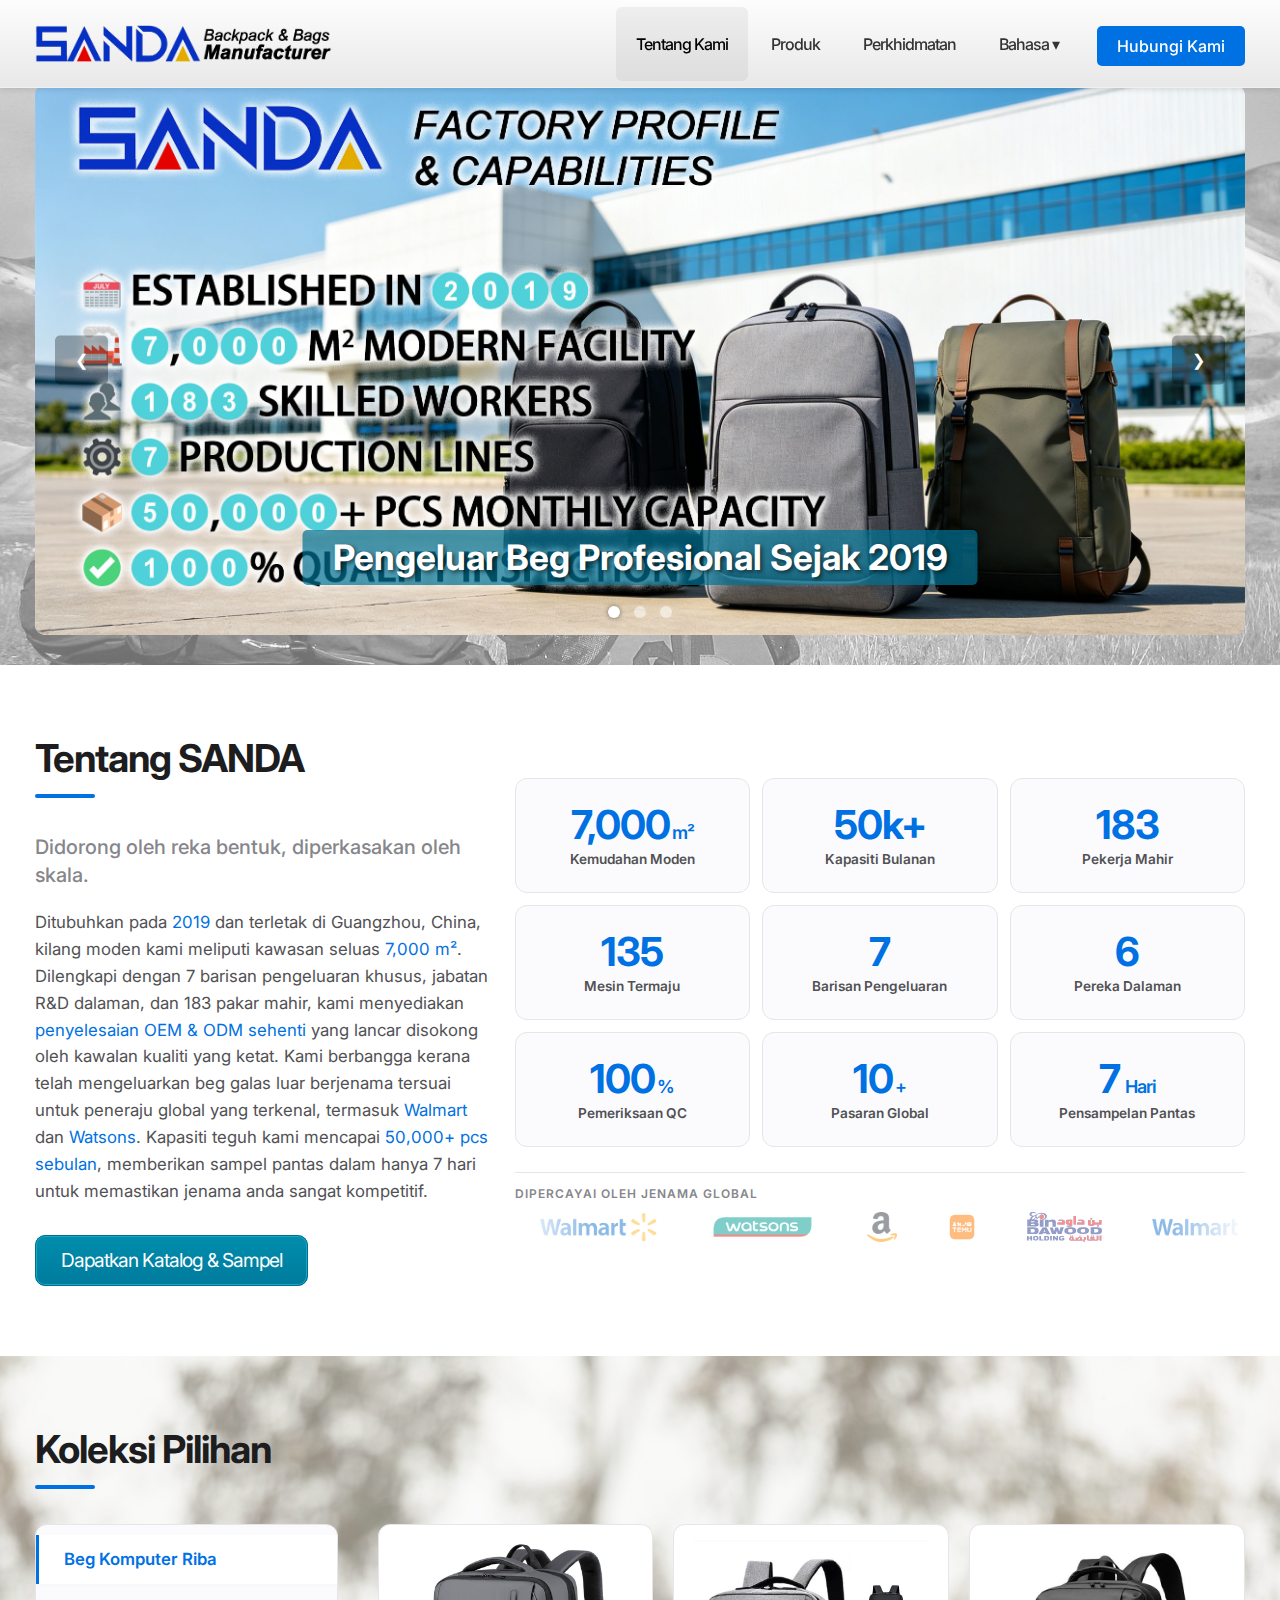
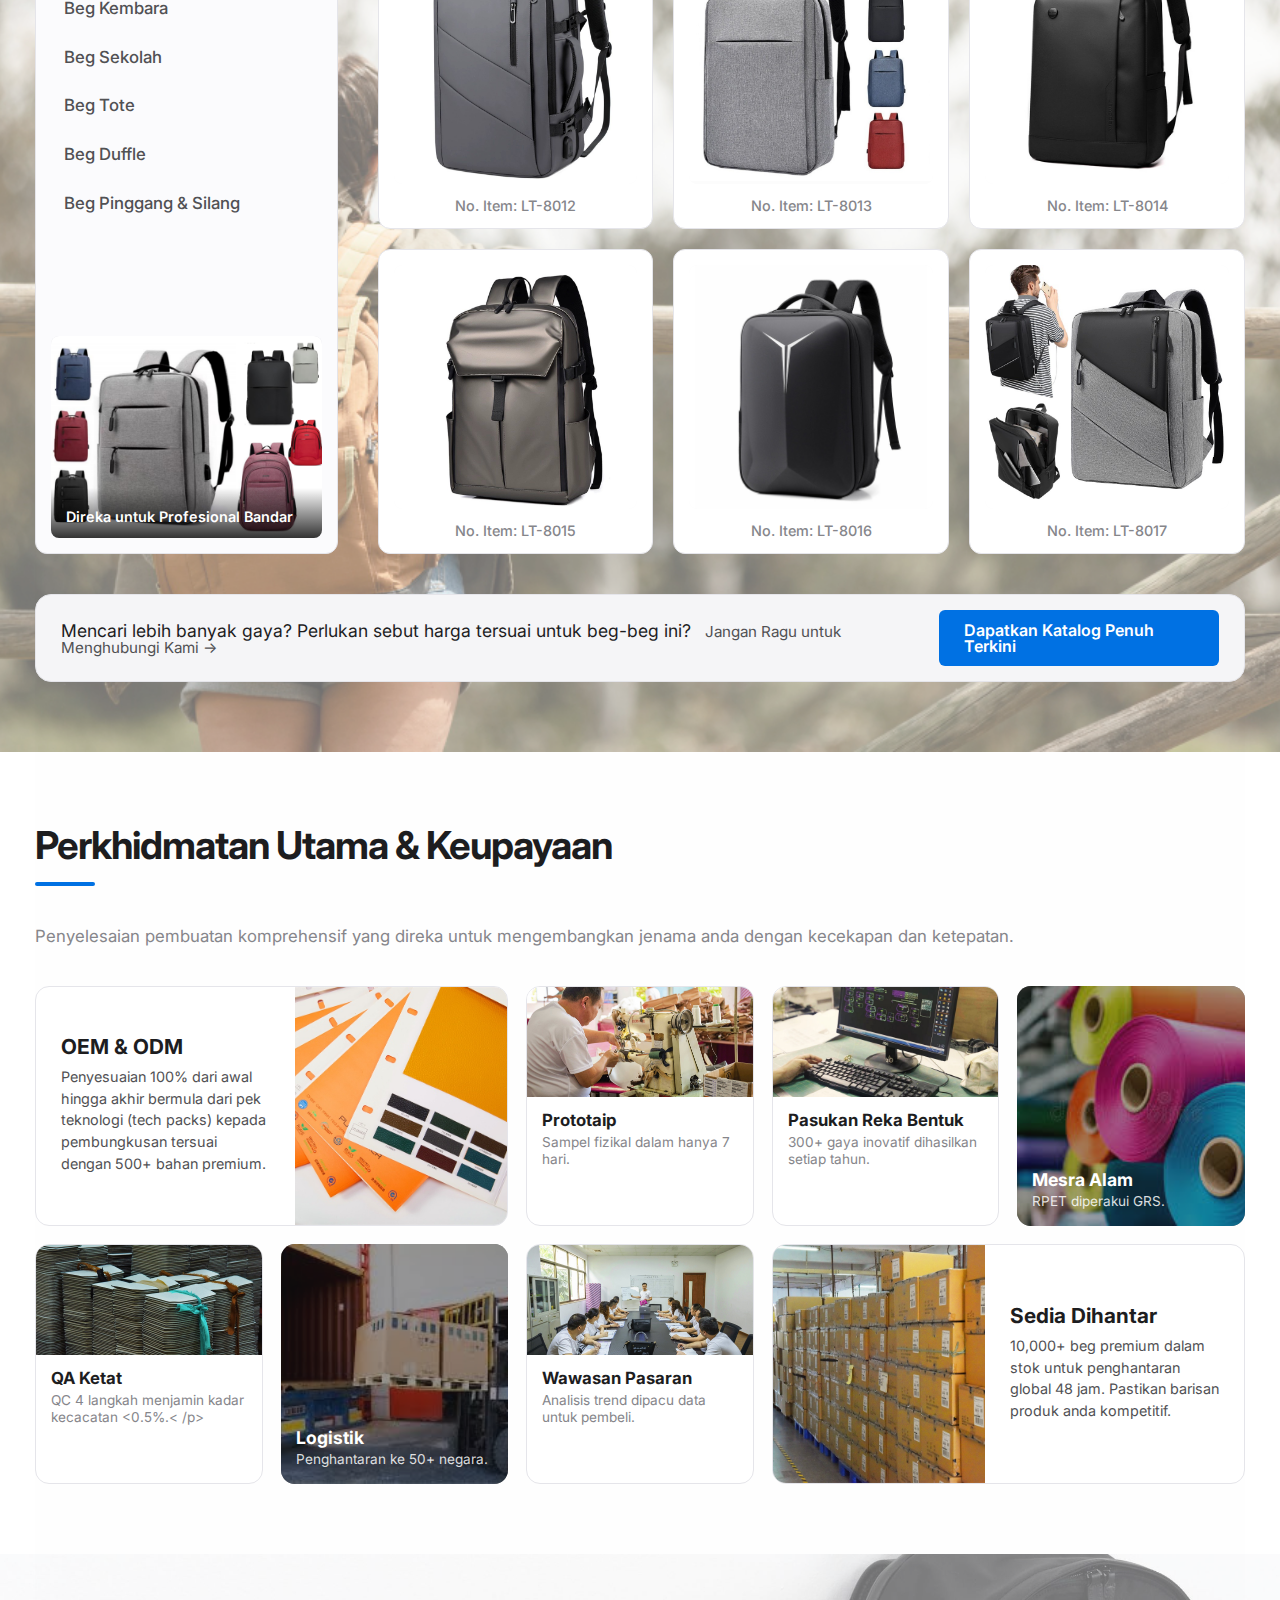
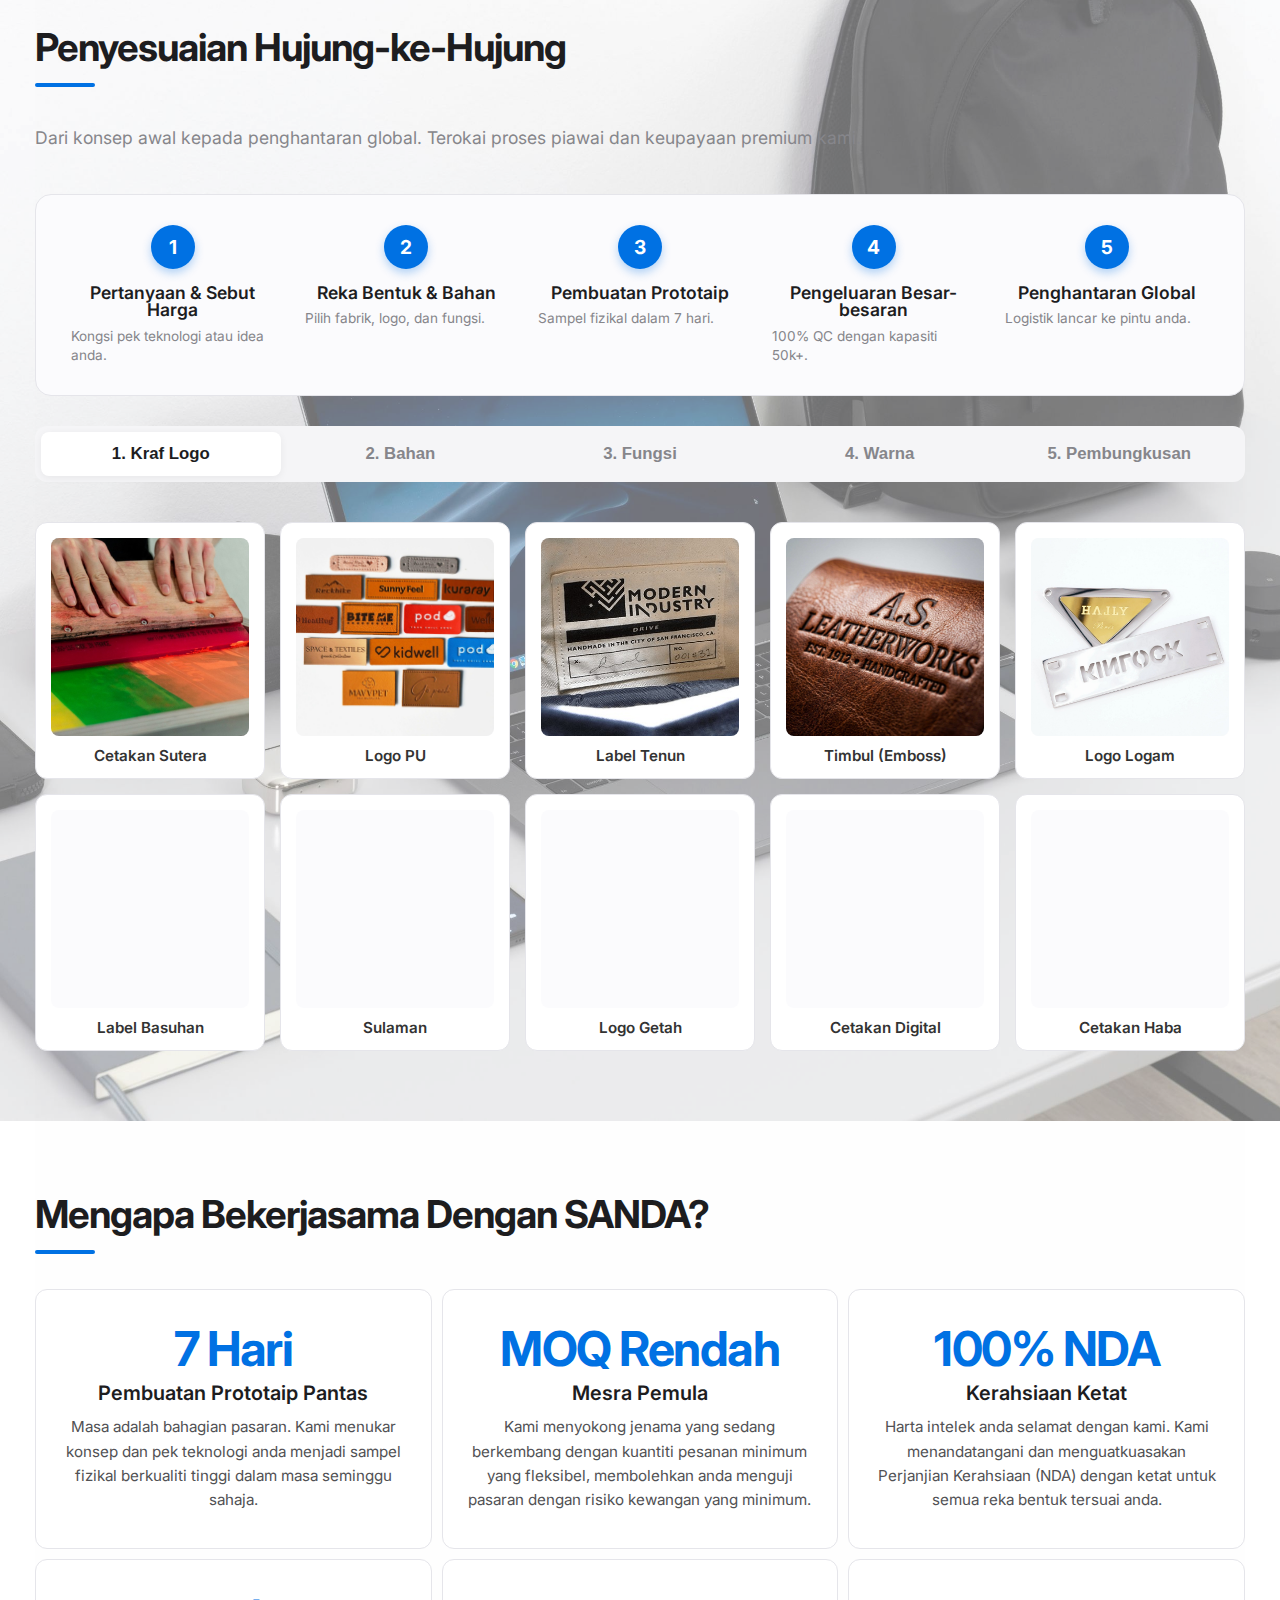
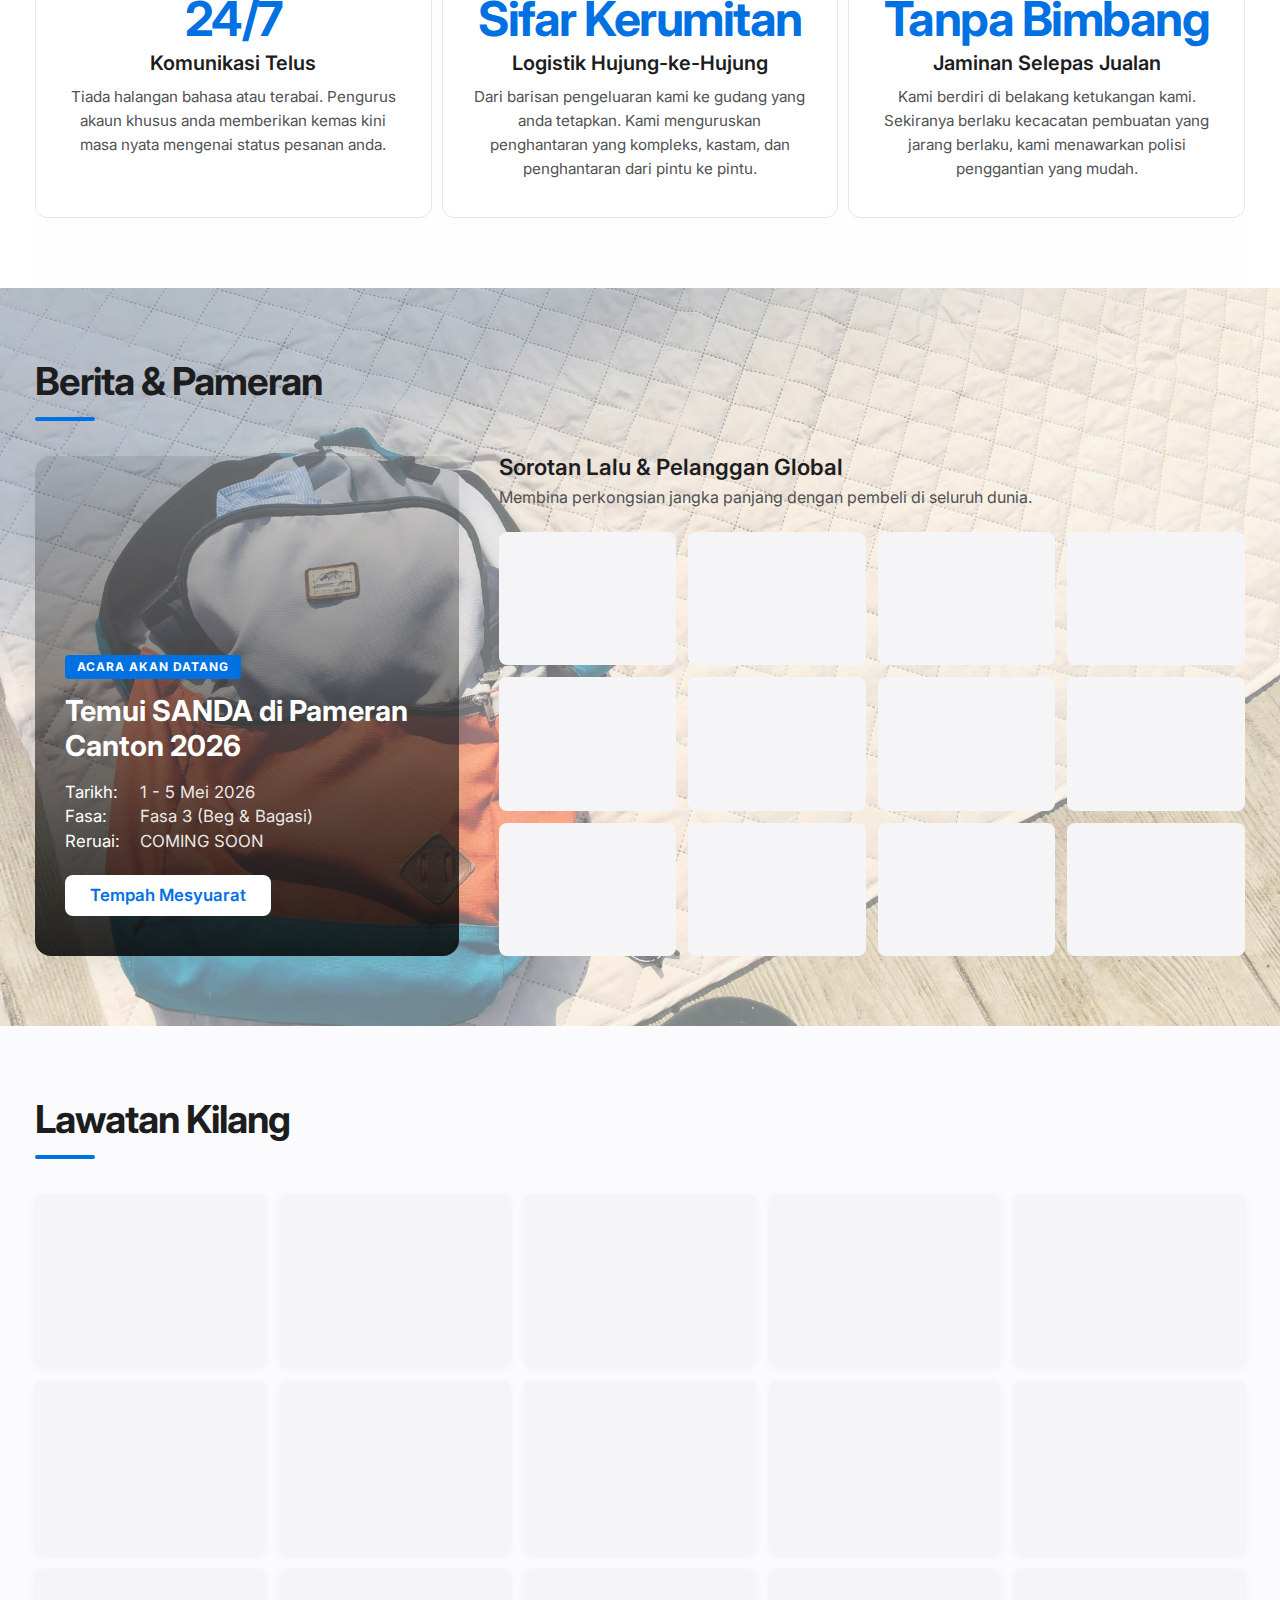
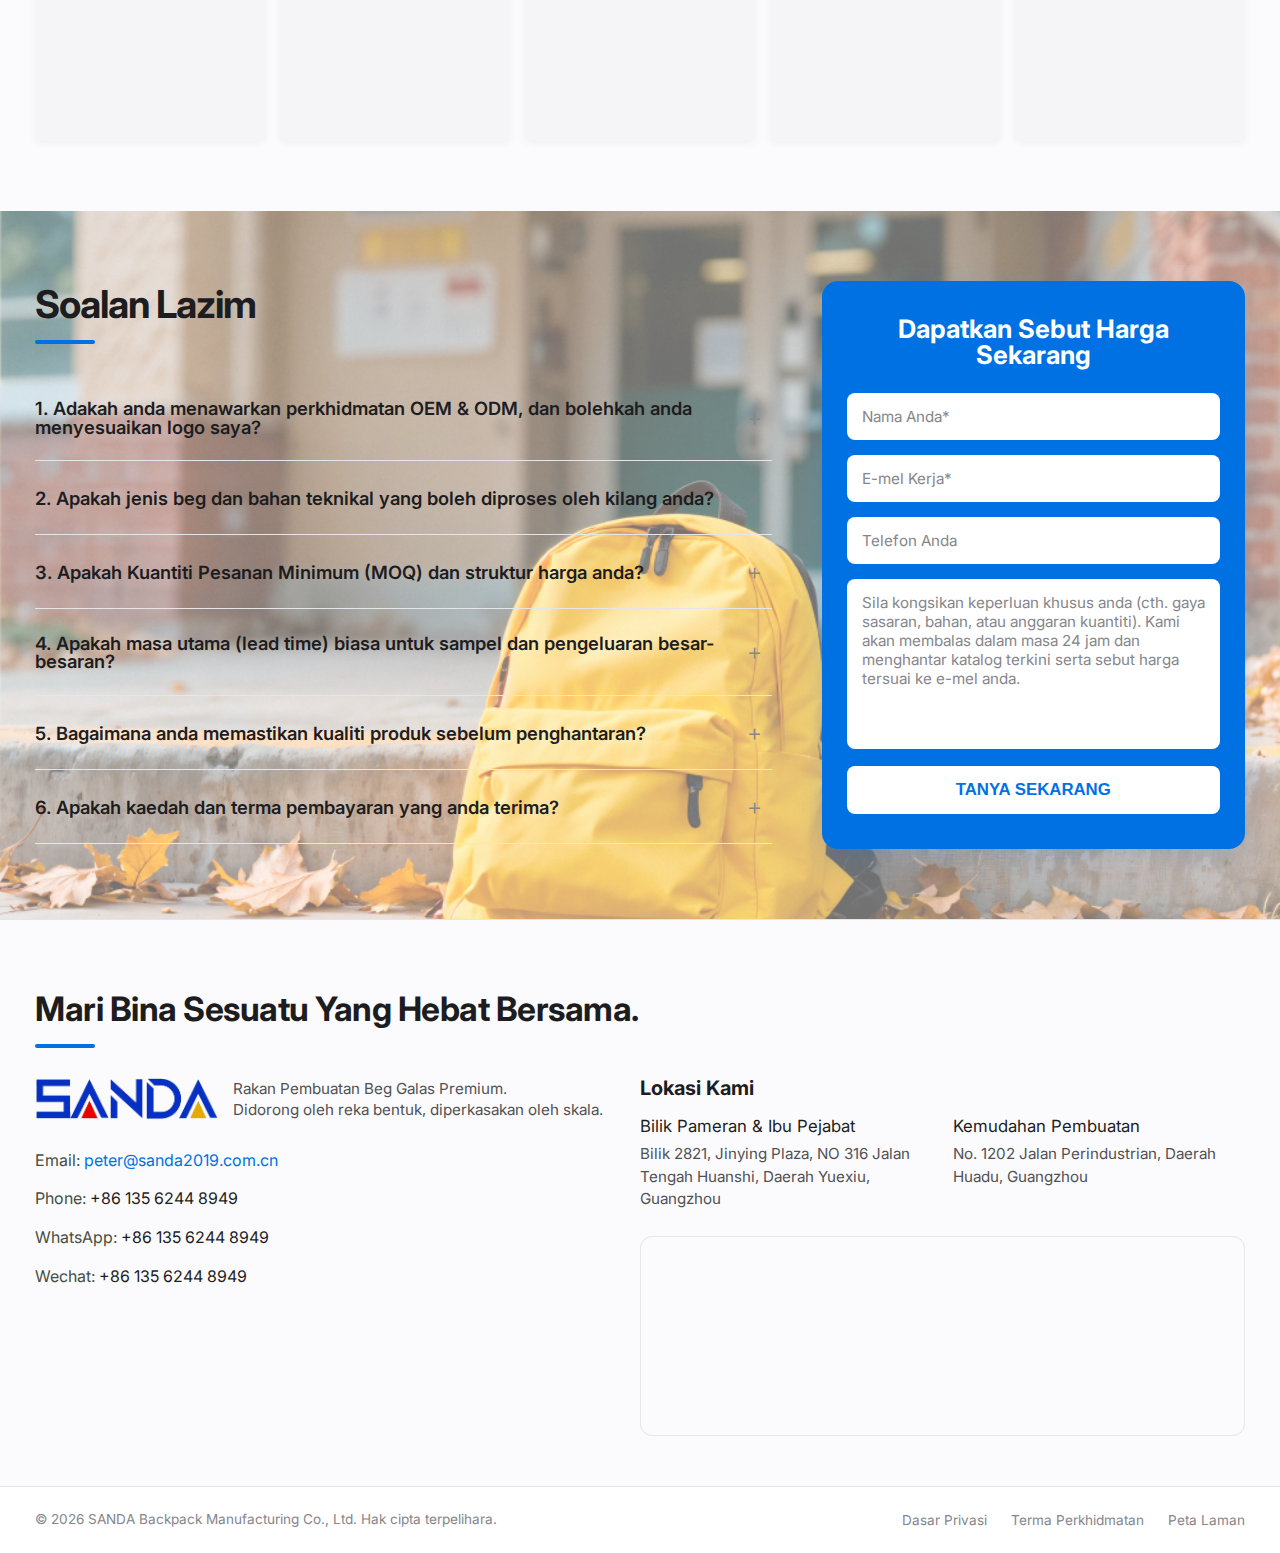
<file: index-malay.html>
<!DOCTYPE HTML>
<html>

<head>
    <title>SANDA Pengeluar Beg Galas</title>
    <meta charset="utf-8" />
    <meta name="viewport" content="width=device-width, initial-scale=1, user-scalable=no" />

    <link rel="icon" type="image/png" href="images/favicon.png" sizes="32x32">
    <link rel="apple-touch-icon" href="images/favicon.png" sizes="180x180">

    <link rel="stylesheet" href="assets/css/main.css" />
    <noscript>
        <link rel="stylesheet" href="assets/css/noscript.css" />
    </noscript>
</head>

<body>
    <div id="page-wrapper">

        <div id="header-wrapper">
            <div class="container">
                <div class="row">
                    <div class="col-12">

                        <header id="header">
                            <h1><a href="index-malay.html" id="logo">
                                    <img src="images/SANDA.png" alt="SANDA" />
                                </a></h1>
                            <nav id="nav">
                                <a href="#about" class="current-page-item">Tentang Kami</a>
                                <a href="#featured-products">Produk</a>
                                <a href="#core-services">Perkhidmatan</a>

                                <div class="lang-dropdown">
                                    <a href="javascript:void(0);" class="lang-dropbtn">Bahasa ▾</a>
                                    <div class="lang-dropdown-content">
                                        <a href="index.html">English</a>
                                        <a href="index-es.html">Español</a>
                                        <a href="index-fr.html">Français</a>
                                        <a href="index-arabic.html">العربية</a>
                                    </div>
                                </div>

                                <a href="#contact" class="nav-contact-btn">Hubungi Kami</a>
                            </nav>
                        </header>

                    </div>
                </div>
            </div>
        </div>

        <div id="banner-wrapper">
            <div class="container">
                <div id="banner-slider">
                    <div class="slider-container">
                        <div class="slide">
                            <img src="images/banner/banner1.jpg"
                                alt="SANDA Factory Overview">
                            <div class="slide-text">Pengeluar Beg Profesional Sejak 2019</div>
                        </div>
                        <div class="slide">
                            <img src="images/banner/banner2.jpg" alt="Production Line">
                            <div class="slide-text">Kapasiti Bulanan 50,000+ pcs</div>
                        </div>
                        <div class="slide">
                            <img src="images/banner/banner3.jpg" alt="Premium Backpacks">
                            <div class="slide-text">Perkhidmatan Penyesuaian OEM & ODM</div>
                        </div>
                    </div>

                    <button class="slide-btn prev-btn">❮</button>
                    <button class="slide-btn next-btn">❯</button>

                    <div class="slider-dots">
                        <span class="dot active"></span>
                        <span class="dot"></span>
                        <span class="dot"></span>
                    </div>
                </div>
            </div>
        </div>

        <div id="main">
            <div class="container" id="about">

                <div class="row">
                    <div class="col-12">
                        <section class="about-split-section global-section">
                            <div class="about-split-layout">

                                <div class="about-left-intro">
                                    <h2>Tentang SANDA</h2>
                                    <h3 class="about-subtitle">Didorong oleh reka bentuk, diperkasakan oleh skala.</h3>
                                    <p>Ditubuhkan pada <strong style="color: #0071e3;">2019</strong> dan terletak di
                                        Guangzhou, China, kilang moden kami meliputi kawasan seluas <strong
                                            style="color: #0071e3;">7,000 m²</strong>. Dilengkapi dengan 7 barisan
                                        pengeluaran khusus, jabatan R&D dalaman, dan 183 pakar mahir, kami
                                        menyediakan <strong style="color: #0071e3;">penyelesaian OEM & ODM
                                            sehenti</strong>
                                        yang lancar disokong oleh kawalan kualiti yang ketat. Kami berbangga kerana
                                        telah
                                        mengeluarkan beg galas luar berjenama tersuai untuk peneraju global yang
                                        terkenal,
                                        termasuk <strong style="color: #0071e3;">Walmart</strong> dan <strong
                                            style="color: #0071e3;">Watsons</strong>. Kapasiti teguh kami mencapai
                                        <strong style="color: #0071e3;">50,000+ pcs sebulan</strong>, memberikan sampel
                                        pantas dalam hanya 7 hari untuk memastikan jenama anda sangat kompetitif.
                                    </p>
                                    <div class="about-action">
                                        <a href="#quote"  class="button">Dapatkan Katalog & Sampel</a>
                                    </div>
                                </div>

                                <div class="about-right-stats">

                                    <div class="stats-grid-3x3">
                                        <div class="stat-card">
                                            <div class="stat-num">7,000<span>m²</span></div>
                                            <div class="stat-label">Kemudahan Moden</div>
                                        </div>
                                        <div class="stat-card">
                                            <div class="stat-num">50k+</div>
                                            <div class="stat-label">Kapasiti Bulanan</div>
                                        </div>
                                        <div class="stat-card">
                                            <div class="stat-num">183</div>
                                            <div class="stat-label">Pekerja Mahir</div>
                                        </div>
                                        <div class="stat-card">
                                            <div class="stat-num">135</div>
                                            <div class="stat-label">Mesin Termaju</div>
                                        </div>
                                        <div class="stat-card">
                                            <div class="stat-num">7</div>
                                            <div class="stat-label">Barisan Pengeluaran</div>
                                        </div>
                                        <div class="stat-card">
                                            <div class="stat-num">6</div>
                                            <div class="stat-label">Pereka Dalaman</div>
                                        </div>
                                        <div class="stat-card">
                                            <div class="stat-num">100<span>%</span></div>
                                            <div class="stat-label">Pemeriksaan QC</div>
                                        </div>
                                        <div class="stat-card">
                                            <div class="stat-num">10<span>+</span></div>
                                            <div class="stat-label">Pasaran Global</div>
                                        </div>
                                        <div class="stat-card">
                                            <div class="stat-num">7<span> Hari</span></div>
                                            <div class="stat-label">Pensampelan Pantas</div>
                                        </div>
                                    </div>

                                    <div class="trust-signals-wrapper">
                                        <span class="trust-title">DIPERCAYAI OLEH JENAMA GLOBAL</span>

                                        <div class="scrolling-logo-wall">
                                            <div class="logo-track">
                                                <img src="images/logos/logo-walmart.png" alt="Walmart">
                                                <img src="images/logos/logo-watsons.png" alt="Watsons">
                                                <img src="images/logos/logo-amazon.png" alt="Amazon">
                                                <img src="images/logos/logo-temu.png" alt="Temu">
                                                <img src="images/logos/bin-dawood-emailer.svg" alt="Bindawood">
                                                <img src="images/logos/logo-walmart.png" alt="Walmart">
                                                <img src="images/logos/logo-watsons.png" alt="Watsons">
                                                <img src="images/logos/logo-amazon.png" alt="Amazon">
                                                <img src="images/logos/logo-temu.png" alt="Temu">
                                                <img src="images/logos/bin-dawood-emailer.svg" alt="Bindawood">
                                            </div>
                                        </div>

                                    </div>

                                </div>

                            </div>
                        </section>
                    </div>
                </div>


                <div class="row">
                    <div class="col-12">
                        <section class="products-category-section global-section" id="featured-products">
                            <h2>Koleksi Pilihan</h2>

                            <div class="category-master-detail" id="category-module">

                                <div class="category-sidebar">
                                    <ul class="category-menu" id="category-menu-list">
                                        <li class="active" onclick="switchCategory(event, 'cat-laptop')"
                                            data-bg="images/ProductList/mood-laptop.jpg"
                                            data-text="Direka untuk Profesional Bandar">Beg Komputer Riba</li>
                                        <li onclick="switchCategory(event, 'cat-hiking')"
                                            data-bg="images/ProductList/mood-hiking.jpg"
                                            data-text="Dibina untuk Aktiviti Luar Ekstrem">Beg Kembara</li>
                                        <li onclick="switchCategory(event, 'cat-school')"
                                            data-bg="images/ProductList/mood-school.jpg"
                                            data-text="Ergonomik & Menyeronokkan untuk Kanak-kanak">Beg Sekolah</li>
                                        <li onclick="switchCategory(event, 'cat-tote')"
                                            data-bg="images/ProductList/mood-tote.jpg"
                                            data-text="Beg Bawaan Harian Mesra Alam">Beg Tote</li>
                                        <li onclick="switchCategory(event, 'cat-duffle')"
                                            data-bg="images/ProductList/mood-duffle.jpg"
                                            data-text="Rakan Perjalanan yang Luas">Beg Duffle</li>
                                        <li onclick="switchCategory(event, 'cat-sling')"
                                            data-bg="images/ProductList/mood-sling.jpg"
                                            data-text="Ringan & Bebas Tangan">Beg Pinggang & Silang</li>
                                    </ul>

                                    <div class="category-mood-box">
                                        <img id="mood-image" src="images/ProductList/mood-laptop.jpg"
                                            alt="Category Mood" loading="lazy">
                                        <div class="mood-overlay">
                                            <span id="mood-text">Direka untuk Profesional Bandar</span>
                                        </div>
                                    </div>
                                </div>

                                <div class="category-content">

                                    <div id="cat-laptop" class="product-grid-2x3 active-grid">
                                        <div class="prod-card">
                                            <div class="prod-img-wrapper"><img src="images/ProductList/laptop1.jpg"
                                                    alt="Laptop Bag" loading="lazy"></div><span class="prod-id">No.
                                                Item:
                                                LT-8012</span>
                                        </div>
                                        <div class="prod-card">
                                            <div class="prod-img-wrapper"><img src="images/ProductList/laptop2.jpg"
                                                    alt="Laptop Bag" loading="lazy"></div><span class="prod-id">No.
                                                Item:
                                                LT-8013</span>
                                        </div>
                                        <div class="prod-card">
                                            <div class="prod-img-wrapper"><img src="images/ProductList/laptop3.jpg"
                                                    alt="Laptop Bag" loading="lazy"></div><span class="prod-id">No.
                                                Item:
                                                LT-8014</span>
                                        </div>
                                        <div class="prod-card">
                                            <div class="prod-img-wrapper"><img src="images/ProductList/laptop4.jpg"
                                                    alt="Laptop Bag" loading="lazy"></div><span class="prod-id">No.
                                                Item:
                                                LT-8015</span>
                                        </div>
                                        <div class="prod-card">
                                            <div class="prod-img-wrapper"><img src="images/ProductList/laptop5.jpg"
                                                    alt="Laptop Bag" loading="lazy"></div><span class="prod-id">No.
                                                Item:
                                                LT-8016</span>
                                        </div>
                                        <div class="prod-card">
                                            <div class="prod-img-wrapper"><img src="images/ProductList/laptop6.jpg"
                                                    alt="Laptop Bag" loading="lazy"></div><span class="prod-id">No.
                                                Item:
                                                LT-8017</span>
                                        </div>
                                    </div>

                                    <div id="cat-hiking" class="product-grid-2x3">
                                        <div class="prod-card">
                                            <div class="prod-img-wrapper"><img src="images/ProductList/hiking1.jpg"
                                                    alt="Hiking Bag" loading="lazy"></div><span class="prod-id">No.
                                                Item:
                                                HK-5021</span>
                                        </div>
                                        <div class="prod-card">
                                            <div class="prod-img-wrapper"><img src="images/ProductList/hiking2.jpg"
                                                    alt="Hiking Bag" loading="lazy"></div><span class="prod-id">No.
                                                Item:
                                                HK-5022</span>
                                        </div>
                                        <div class="prod-card">
                                            <div class="prod-img-wrapper"><img src="images/ProductList/hiking3.jpg"
                                                    alt="Hiking Bag" loading="lazy"></div><span class="prod-id">No.
                                                Item:
                                                HK-5023</span>
                                        </div>
                                        <div class="prod-card">
                                            <div class="prod-img-wrapper"><img src="images/ProductList/hiking4.jpg"
                                                    alt="Hiking Bag" loading="lazy"></div><span class="prod-id">No.
                                                Item:
                                                HK-5024</span>
                                        </div>
                                        <div class="prod-card">
                                            <div class="prod-img-wrapper"><img src="images/ProductList/hiking5.jpg"
                                                    alt="Hiking Bag" loading="lazy"></div><span class="prod-id">No.
                                                Item:
                                                HK-5025</span>
                                        </div>
                                        <div class="prod-card">
                                            <div class="prod-img-wrapper"><img src="images/ProductList/hiking6.jpg"
                                                    alt="Hiking Bag" loading="lazy"></div><span class="prod-id">No.
                                                Item:
                                                HK-5026</span>
                                        </div>
                                    </div>

                                    <div id="cat-school" class="product-grid-2x3">
                                        <div class="prod-card">
                                            <div class="prod-img-wrapper"><img src="images/ProductList/school1.jpg"
                                                    alt="School Bag" loading="lazy"></div><span class="prod-id">No.
                                                Item:
                                                SC-3011</span>
                                        </div>
                                        <div class="prod-card">
                                            <div class="prod-img-wrapper"><img src="images/ProductList/school2.jpg"
                                                    alt="School Bag" loading="lazy"></div><span class="prod-id">No.
                                                Item:
                                                SC-3012</span>
                                        </div>
                                        <div class="prod-card">
                                            <div class="prod-img-wrapper"><img src="images/ProductList/school3.jpg"
                                                    alt="School Bag" loading="lazy"></div><span class="prod-id">No.
                                                Item:
                                                SC-3013</span>
                                        </div>
                                        <div class="prod-card">
                                            <div class="prod-img-wrapper"><img src="images/ProductList/school4.jpg"
                                                    alt="School Bag" loading="lazy"></div><span class="prod-id">No.
                                                Item:
                                                SC-3014</span>
                                        </div>
                                        <div class="prod-card">
                                            <div class="prod-img-wrapper"><img src="images/ProductList/school5.jpg"
                                                    alt="School Bag" loading="lazy"></div><span class="prod-id">No.
                                                Item:
                                                SC-3015</span>
                                        </div>
                                        <div class="prod-card">
                                            <div class="prod-img-wrapper"><img src="images/ProductList/school6.jpg"
                                                    alt="School Bag" loading="lazy"></div><span class="prod-id">No.
                                                Item:
                                                SC-3016</span>
                                        </div>
                                    </div>

                                    <div id="cat-tote" class="product-grid-2x3">
                                        <div class="prod-card">
                                            <div class="prod-img-wrapper"><img src="images/ProductList/tote1.jpg"
                                                    alt="Tote Bag" loading="lazy"></div><span class="prod-id">No. Item:
                                                TB-2051</span>
                                        </div>
                                        <div class="prod-card">
                                            <div class="prod-img-wrapper"><img src="images/ProductList/tote2.jpg"
                                                    alt="Tote Bag" loading="lazy"></div><span class="prod-id">No. Item:
                                                TB-2052</span>
                                        </div>
                                        <div class="prod-card">
                                            <div class="prod-img-wrapper"><img src="images/ProductList/tote3.jpg"
                                                    alt="Tote Bag" loading="lazy"></div><span class="prod-id">No. Item:
                                                TB-2053</span>
                                        </div>
                                        <div class="prod-card">
                                            <div class="prod-img-wrapper"><img src="images/ProductList/tote4.jpg"
                                                    alt="Tote Bag" loading="lazy"></div><span class="prod-id">No. Item:
                                                TB-2054</span>
                                        </div>
                                        <div class="prod-card">
                                            <div class="prod-img-wrapper"><img src="images/ProductList/tote5.jpg"
                                                    alt="Tote Bag" loading="lazy"></div><span class="prod-id">No. Item:
                                                TB-2055</span>
                                        </div>
                                        <div class="prod-card">
                                            <div class="prod-img-wrapper"><img src="images/ProductList/tote6.jpg"
                                                    alt="Tote Bag" loading="lazy"></div><span class="prod-id">No. Item:
                                                TB-2056</span>
                                        </div>
                                    </div>

                                    <div id="cat-duffle" class="product-grid-2x3">
                                        <div class="prod-card">
                                            <div class="prod-img-wrapper"><img src="images/ProductList/duffle1.jpg"
                                                    alt="Duffle Bag" loading="lazy"></div><span class="prod-id">No.
                                                Item:
                                                DF-9081</span>
                                        </div>
                                        <div class="prod-card">
                                            <div class="prod-img-wrapper"><img src="images/ProductList/duffle2.jpg"
                                                    alt="Duffle Bag" loading="lazy"></div><span class="prod-id">No.
                                                Item:
                                                DF-9082</span>
                                        </div>
                                        <div class="prod-card">
                                            <div class="prod-img-wrapper"><img src="images/ProductList/duffle3.jpg"
                                                    alt="Duffle Bag" loading="lazy"></div><span class="prod-id">No.
                                                Item:
                                                DF-9083</span>
                                        </div>
                                        <div class="prod-card">
                                            <div class="prod-img-wrapper"><img src="images/ProductList/duffle4.jpg"
                                                    alt="Duffle Bag" loading="lazy"></div><span class="prod-id">No.
                                                Item:
                                                DF-9084</span>
                                        </div>
                                        <div class="prod-card">
                                            <div class="prod-img-wrapper"><img src="images/ProductList/duffle5.jpg"
                                                    alt="Duffle Bag" loading="lazy"></div><span class="prod-id">No.
                                                Item:
                                                DF-9085</span>
                                        </div>
                                        <div class="prod-card">
                                            <div class="prod-img-wrapper"><img src="images/ProductList/duffle6.jpg"
                                                    alt="Duffle Bag" loading="lazy"></div><span class="prod-id">No.
                                                Item:
                                                DF-9086</span>
                                        </div>
                                    </div>

                                    <div id="cat-sling" class="product-grid-2x3">
                                        <div class="prod-card">
                                            <div class="prod-img-wrapper"><img src="images/ProductList/sling1.jpg"
                                                    alt="Sling Bag" loading="lazy"></div><span class="prod-id">No. Item:
                                                SL-7041</span>
                                        </div>
                                        <div class="prod-card">
                                            <div class="prod-img-wrapper"><img src="images/ProductList/sling2.jpg"
                                                    alt="Sling Bag" loading="lazy"></div><span class="prod-id">No. Item:
                                                SL-7042</span>
                                        </div>
                                        <div class="prod-card">
                                            <div class="prod-img-wrapper"><img src="images/ProductList/sling3.jpg"
                                                    alt="Sling Bag" loading="lazy"></div><span class="prod-id">No. Item:
                                                SL-7043</span>
                                        </div>
                                        <div class="prod-card">
                                            <div class="prod-img-wrapper"><img src="images/ProductList/sling4.jpg"
                                                    alt="Sling Bag" loading="lazy"></div><span class="prod-id">No. Item:
                                                SL-7044</span>
                                        </div>
                                        <div class="prod-card">
                                            <div class="prod-img-wrapper"><img src="images/ProductList/sling5.jpg"
                                                    alt="Sling Bag" loading="lazy"></div><span class="prod-id">No. Item:
                                                SL-7045</span>
                                        </div>
                                        <div class="prod-card">
                                            <div class="prod-img-wrapper"><img src="images/ProductList/sling6.jpg"
                                                    alt="Sling Bag" loading="lazy"></div><span class="prod-id">No. Item:
                                                SL-7046</span>
                                        </div>
                                    </div>

                                </div>
                            </div>

                            <div class="cta-capsule-banner">
                                <div class="cta-text">
                                    <strong>Mencari lebih banyak gaya? Perlukan sebut harga tersuai untuk beg-beg
                                        ini?</strong>
                                    <span>Jangan Ragu untuk Menghubungi Kami -></span>
                                </div>
                                <a href="#quote" class="cta-btn">Dapatkan Katalog Penuh Terkini</a>
                            </div>

                        </section>
                    </div>
                </div>







                <div class="row">
                    <div class="row">
                        <div class="col-12">
                            <section class="services-section global-section" id="core-services">
                                <h2>Perkhidmatan Utama & Keupayaan</h2>
                                <p class="section-subtitle">Penyelesaian pembuatan komprehensif yang direka untuk
                                    mengembangkan
                                    jenama anda dengan kecekapan dan ketepatan.</p>

                                <div class="bento-grid-2rows">

                                    <div class="bento-card bento-wide">
                                        <div class="bento-text">
                                            <h3>OEM & ODM</h3>
                                            <p>Penyesuaian 100% dari awal hingga akhir bermula dari pek teknologi (tech
                                                packs) kepada pembungkusan
                                                tersuai dengan 500+ bahan premium.</p>
                                        </div>
                                        <img src="images/Services/Service2.jpg" alt="OEM & ODM" class="bento-img-right"
                                            loading="lazy">
                                    </div>

                                    <div class="bento-card bento-small">
                                        <img src="images/Services/Service3.jpg" alt="Prototyping" class="bento-img-top"
                                            loading="lazy">
                                        <div class="bento-text">
                                            <h3>Prototaip</h3>
                                            <p>Sampel fizikal dalam hanya 7 hari.</p>
                                        </div>
                                    </div>

                                    <div class="bento-card bento-small">
                                        <img src="images/Services/Service4.jpg" alt="Design" class="bento-img-top"
                                            loading="lazy">
                                        <div class="bento-text">
                                            <h3>Pasukan Reka Bentuk</h3>
                                            <p>300+ gaya inovatif dihasilkan setiap tahun.</p>
                                        </div>
                                    </div>

                                    <div class="bento-card bento-overlay">
                                        <img src="images/Services/Service5.jpg" alt="Eco" class="bg-img" loading="lazy">
                                        <div class="overlay-content">
                                            <h3>Mesra Alam</h3>
                                            <p>RPET diperakui GRS.</p>
                                        </div>
                                    </div>

                                    <div class="bento-card bento-small">
                                        <img src="images/Services/Service7.jpg" alt="QA" class="bento-img-top"
                                            loading="lazy">
                                        <div class="bento-text">
                                            <h3>QA Ketat</h3>
                                            <p>QC 4 langkah menjamin kadar kecacatan <0.5%.< /p>
                                        </div>
                                    </div>

                                    <div class="bento-card bento-overlay">
                                        <img src="images/Services/Service8.jpg" alt="Logistics" class="bg-img"
                                            loading="lazy">
                                        <div class="overlay-content">
                                            <h3>Logistik</h3>
                                            <p>Penghantaran ke 50+ negara.</p>
                                        </div>
                                    </div>

                                    <div class="bento-card bento-small">
                                        <img src="images/Services/Service6.jpg" alt="Market" class="bento-img-top"
                                            loading="lazy">
                                        <div class="bento-text">
                                            <h3>Wawasan Pasaran</h3>
                                            <p>Analisis trend dipacu data untuk pembeli.</p>
                                        </div>
                                    </div>

                                    <div class="bento-card bento-wide">
                                        <img src="images/Services/Service1.jpg" alt="Ready to Ship"
                                            class="bento-img-left" loading="lazy">
                                        <div class="bento-text">
                                            <h3>Sedia Dihantar</h3>
                                            <p>10,000+ beg premium dalam stok untuk penghantaran global 48 jam. Pastikan
                                                barisan produk anda kompetitif.</p>
                                        </div>
                                    </div>

                                </div>
                            </section>
                        </div>
                    </div>
                </div>

                <div class="row">
                    <div class="col-12">
                        <section class="customization-section global-section">
                            <h2 style="text-align: center; margin-bottom: 10px;">Penyesuaian Hujung-ke-Hujung</h2>
                            <p style="text-align: center; color: #86868b; font-size: 1.1em; margin-bottom: 40px;">
                                Dari konsep awal kepada penghantaran global. Terokai proses piawai dan keupayaan
                                premium kami.</p>

                            <div class="process-timeline-box">
                                <div class="timeline-step">
                                    <div class="step-circle">1</div>
                                    <h4>Pertanyaan & Sebut Harga</h4>
                                    <p>Kongsi pek teknologi atau idea anda.</p>
                                </div>
                                <div class="timeline-step">
                                    <div class="step-circle">2</div>
                                    <h4>Reka Bentuk & Bahan</h4>
                                    <p>Pilih fabrik, logo, dan fungsi.</p>
                                </div>
                                <div class="timeline-step">
                                    <div class="step-circle">3</div>
                                    <h4>Pembuatan Prototaip</h4>
                                    <p>Sampel fizikal dalam 7 hari.</p>
                                </div>
                                <div class="timeline-step">
                                    <div class="step-circle">4</div>
                                    <h4>Pengeluaran Besar-besaran</h4>
                                    <p>100% QC dengan kapasiti 50k+.</p>
                                </div>
                                <div class="timeline-step">
                                    <div class="step-circle">5</div>
                                    <h4>Penghantaran Global</h4>
                                    <p>Logistik lancar ke pintu anda.</p>
                                </div>
                            </div>

                            <div class="custom-tabs-container">

                                <div class="custom-tabs-nav">
                                    <button class="tab-btn active" onclick="openCustomTab(event, 'tab-logo')">1.
                                        Kraf Logo</button>
                                    <button class="tab-btn" onclick="openCustomTab(event, 'tab-material')">2.
                                        Bahan</button>
                                    <button class="tab-btn" onclick="openCustomTab(event, 'tab-function')">3.
                                        Fungsi</button>
                                    <button class="tab-btn" onclick="openCustomTab(event, 'tab-color')">4.
                                        Warna</button>
                                    <button class="tab-btn" onclick="openCustomTab(event, 'tab-packing')">5.
                                        Pembungkusan</button>
                                </div>

                                <div id="tab-logo" class="tab-content active">
                                    <div class="craft-grid-5">
                                        <div class="craft-item">
                                            <div class="craft-img"><img src="images/custom/logo-silk.jpg"
                                                    alt="Silk Screen" loading="lazy"></div><span>Cetakan Sutera</span>
                                        </div>
                                        <div class="craft-item">
                                            <div class="craft-img"><img src="images/custom/logo-pu.jpg" alt="PU Logo"
                                                    loading="lazy"></div><span>Logo PU</span>
                                        </div>
                                        <div class="craft-item">
                                            <div class="craft-img"><img src="images/custom/logo-woven.jpg"
                                                    alt="Woven Label" loading="lazy"></div><span>Label Tenun</span>
                                        </div>
                                        <div class="craft-item">
                                            <div class="craft-img"><img src="images/custom/logo-emboss.jpg"
                                                    alt="Embossed" loading="lazy"></div><span>Timbul (Emboss)</span>
                                        </div>
                                        <div class="craft-item">
                                            <div class="craft-img"><img src="images/custom/logo-metal.jpg"
                                                    alt="Metal Logo" loading="lazy"></div><span>Logo Logam</span>
                                        </div>
                                        <div class="craft-item">
                                            <div class="craft-img"><img src="images/custom/logo-wash.jpg"
                                                    alt="Washing Label" loading="lazy"></div><span>Label Basuhan</span>
                                        </div>
                                        <div class="craft-item">
                                            <div class="craft-img"><img src="images/custom/logo-embroidery.jpg"
                                                    alt="Embroidery" loading="lazy"></div>
                                            <span>Sulaman</span>
                                        </div>
                                        <div class="craft-item">
                                            <div class="craft-img"><img src="images/custom/logo-rubber.jpg"
                                                    alt="Rubber Logo" loading="lazy"></div><span>Logo Getah</span>
                                        </div>
                                        <div class="craft-item">
                                            <div class="craft-img"><img src="images/custom/logo-digital.jpg"
                                                    alt="Digital Print" loading="lazy"></div><span>Cetakan
                                                Digital</span>
                                        </div>
                                        <div class="craft-item">
                                            <div class="craft-img"><img src="images/custom/logo-press.jpg"
                                                    alt="Press Logo" loading="lazy"></div><span>Cetakan Haba</span>
                                        </div>
                                    </div>
                                </div>

                                <div id="tab-material" class="tab-content">
                                    <div class="craft-grid-4">
                                        <div class="craft-item">
                                            <div class="craft-img"><img src="images/custom/mat-nylon.jpg" alt="Nylon"
                                                    loading="lazy"></div><span>Nilon Premium</span>
                                        </div>
                                        <div class="craft-item">
                                            <div class="craft-img"><img src="images/custom/mat-polyester.jpg"
                                                    alt="Polyester" loading="lazy"></div><span>Poliester</span>
                                        </div>
                                        <div class="craft-item">
                                            <div class="craft-img"><img src="images/custom/mat-canvas.jpg" alt="Canvas"
                                                    loading="lazy"></div><span>Kanvas Tahan Lasak</span>
                                        </div>
                                        <div class="craft-item">
                                            <div class="craft-img"><img src="images/custom/mat-pu.jpg" alt="PU Leather"
                                                    loading="lazy"></div><span>Kulit PU</span>
                                        </div>
                                        <div class="craft-item">
                                            <div class="craft-img"><img src="images/custom/mat-neoprene.jpg"
                                                    alt="Neoprene" loading="lazy"></div><span>Neoprena</span>
                                        </div>
                                        <div class="craft-item">
                                            <div class="craft-img"><img src="images/custom/mat-crystal.jpg"
                                                    alt="Crystal Soft" loading="lazy"></div><span>Baldu Kristal
                                                Lembut</span>
                                        </div>
                                        <div class="craft-item">
                                            <div class="craft-img"><img src="images/custom/mat-corduroy.jpg"
                                                    alt="Corduroy" loading="lazy"></div><span>Korduroi</span>
                                        </div>
                                        <div class="craft-item">
                                            <div class="craft-img"><img src="images/custom/mat-lamb.jpg" alt="Lamb Wool"
                                                    loading="lazy"></div><span>Bulu Bebiri</span>
                                        </div>
                                    </div>
                                </div>

                                <div id="tab-function" class="tab-content">
                                    <div class="craft-grid-5">
                                        <div class="craft-item">
                                            <div class="craft-img"><img src="images/custom/func-strap.jpg" alt="Strap"
                                                    loading="lazy"></div><span>Tali Tersuai</span>
                                        </div>
                                        <div class="craft-item">
                                            <div class="craft-img"><img src="images/custom/func-zipper.jpg" alt="Zipper"
                                                    loading="lazy"></div><span>Zip Premium</span>
                                        </div>
                                        <div class="craft-item">
                                            <div class="craft-img"><img src="images/custom/func-puller.jpg" alt="Puller"
                                                    loading="lazy"></div><span>Penarik Zip Tersuai</span>
                                        </div>
                                        <div class="craft-item">
                                            <div class="craft-img"><img src="images/custom/func-buckle.jpg" alt="Buckle"
                                                    loading="lazy"></div><span>Gancu Tahan Lasak</span>
                                        </div>
                                        <div class="craft-item">
                                            <div class="craft-img"><img src="images/custom/func-audio.jpg"
                                                    alt="Audio Port" loading="lazy"></div><span>Port Audio/USB</span>
                                        </div>
                                        <div class="craft-item">
                                            <div class="craft-img"><img src="images/custom/func-silicone.jpg"
                                                    alt="Silicone" loading="lazy"></div><span>Silikon
                                                Anti-gelincir</span>
                                        </div>
                                        <div class="craft-item">
                                            <div class="craft-img"><img src="images/custom/func-reflective.jpg"
                                                    alt="Reflective" loading="lazy"></div><span>Jalur Pantulan</span>
                                        </div>
                                        <div class="craft-item">
                                            <div class="craft-img"><img src="images/custom/func-leash.jpg"
                                                    alt="Dog Leash" loading="lazy"></div><span>Cangkuk Tali Haiwan
                                                Peliharaan</span>
                                        </div>
                                        <div class="craft-item">
                                            <div class="craft-img"><img src="images/custom/func-key.jpg"
                                                    alt="Key Holder" loading="lazy"></div><span>Pemegang Kunci</span>
                                        </div>
                                        <div class="craft-item">
                                            <div class="craft-img"><img src="images/custom/func-pocket.jpg" alt="Pocket"
                                                    loading="lazy"></div><span>Poket Tersuai</span>
                                        </div>
                                    </div>
                                </div>

                                <div id="tab-color" class="tab-content">
                                    <div class="craft-grid-2">
                                        <div class="craft-item" style="padding: 25px;">
                                            <div class="craft-img" style="aspect-ratio: 16/9;"><img
                                                    src="images/custom/color-pantone.jpg" alt="Pantone Color Matching"
                                                    loading="lazy"></div>
                                            <span style="font-size: 1.1em;">Padanan Pantone® Solid Coated /
                                                Uncoated</span>
                                        </div>
                                        <div class="craft-item" style="padding: 25px;">
                                            <div class="craft-img" style="aspect-ratio: 16/9;"><img
                                                    src="images/custom/color-swatch.jpg" alt="Fabric Swatches"
                                                    loading="lazy"></div>
                                            <span style="font-size: 1.1em;">Pencelupan Fabrik Tersuai & Swatch
                                                Stok</span>
                                        </div>
                                    </div>
                                </div>

                                <div id="tab-packing" class="tab-content">
                                    <div class="craft-grid-5">
                                        <div class="craft-item">
                                            <div class="craft-img"><img src="images/custom/pack-hangtag.jpg"
                                                    alt="Custom Hangtags" loading="lazy"></div>
                                            <span>Tag Gantung Tersuai</span>
                                        </div>
                                        <div class="craft-item">
                                            <div class="craft-img"><img src="images/custom/pack-polybag.jpg"
                                                    alt="Eco Polybags" loading="lazy"></div>
                                            <span>Polibeg Mesra Alam</span>
                                        </div>
                                        <div class="craft-item">
                                            <div class="craft-img"><img src="images/custom/pack-dustbag.jpg"
                                                    alt="Dust Bags" loading="lazy"></div>
                                            <span>Beg Habuk Bukan Tenunan</span>
                                        </div>
                                        <div class="craft-item">
                                            <div class="craft-img"><img src="images/custom/pack-box.jpg"
                                                    alt="Gift Boxes" loading="lazy"></div>
                                            <span>Kotak Hadiah Premium</span>
                                        </div>
                                        <div class="craft-item">
                                            <div class="craft-img"><img src="images/custom/pack-carton.jpg"
                                                    alt="Export Cartons" loading="lazy"></div>
                                            <span>Karton Eksport 7-Lapisan</span>
                                        </div>
                                    </div>
                                </div>


                            </div>
                        </section>
                    </div>
                </div>

                <div class="row">
                    <div class="col-12">
                        <section class="why-choose-section global-section">
                            <h2>Mengapa Bekerjasama Dengan SANDA?</h2>
                            <div class="text-grid-2x3">
                                <div class="text-card">
                                    <div class="big-number">7 Hari</div>
                                    <h3>Pembuatan Prototaip Pantas</h3>
                                    <p>Masa adalah bahagian pasaran. Kami menukar konsep dan pek teknologi anda menjadi
                                        sampel fizikal berkualiti tinggi dalam masa seminggu sahaja.</p>
                                </div>
                                <div class="text-card">
                                    <div class="big-number">MOQ Rendah</div>
                                    <h3>Mesra Pemula</h3>
                                    <p>Kami menyokong jenama yang sedang berkembang dengan kuantiti pesanan minimum yang
                                        fleksibel, membolehkan anda menguji pasaran dengan risiko kewangan yang minimum.
                                    </p>
                                </div>
                                <div class="text-card">
                                    <div class="big-number">100% NDA</div>
                                    <h3>Kerahsiaan Ketat</h3>
                                    <p>Harta intelek anda selamat dengan kami. Kami menandatangani dan menguatkuasakan
                                        Perjanjian Kerahsiaan (NDA) dengan ketat untuk semua reka bentuk tersuai anda.
                                    </p>
                                </div>
                                <div class="text-card">
                                    <div class="big-number">24/7</div>
                                    <h3>Komunikasi Telus</h3>
                                    <p>Tiada halangan bahasa atau terabai. Pengurus akaun khusus anda memberikan kemas
                                        kini masa nyata mengenai status pesanan anda.</p>
                                </div>
                                <div class="text-card">
                                    <div class="big-number">Sifar Kerumitan</div>
                                    <h3>Logistik Hujung-ke-Hujung</h3>
                                    <p>Dari barisan pengeluaran kami ke gudang yang anda tetapkan. Kami menguruskan
                                        penghantaran yang kompleks, kastam, dan penghantaran dari pintu ke pintu.</p>
                                </div>
                                <div class="text-card">
                                    <div class="big-number">Tanpa Bimbang</div>
                                    <h3>Jaminan Selepas Jualan</h3>
                                    <p>Kami berdiri di belakang ketukangan kami. Sekiranya berlaku kecacatan pembuatan
                                        yang jarang berlaku, kami menawarkan polisi penggantian yang mudah.</p>
                                </div>
                            </div>
                        </section>
                    </div>
                </div>
                <div class="row">
                    <div class="col-12">
                        <section class="news-exhibition-section global-section">
                            <h2>Berita & Pameran</h2>

                            <div class="exhibition-split-layout">

                                <div class="exhibition-upcoming">
                                    <img src="images/exhibition-hero-bg.jpg" alt="Canton Fair 2026" class="upcoming-bg"
                                        loading="lazy">
                                    <div class="upcoming-overlay">
                                        <div class="upcoming-content">
                                            <span class="badge">ACARA AKAN DATANG</span>
                                            <h3>Temui SANDA di Pameran Canton 2026</h3>
                                            <ul class="event-details">
                                                <li><strong>Tarikh:</strong> 1 - 5 Mei 2026</li>
                                                <li><strong>Fasa:</strong> Fasa 3 (Beg & Bagasi)</li>
                                                <li><strong>Reruai:</strong> COMING SOON</li>
                                            </ul>
                                            <a href="#contact" class="book-meeting-btn">Tempah Mesyuarat</a>
                                        </div>
                                    </div>
                                </div>

                                <div class="exhibition-past">
                                    <div class="past-header">
                                        <h3>Sorotan Lalu & Pelanggan Global</h3>
                                        <p>Membina perkongsian jangka panjang dengan pembeli di seluruh dunia.</p>
                                    </div>

                                    <div class="past-gallery-grid-12">
                                        <div class="gallery-item"><img src="images/Exhibition/Exh1.jpg"
                                                alt="Exhibition 1" loading="lazy"></div>
                                        <div class="gallery-item"><img src="images/Exhibition/Exh2.jpg"
                                                alt="Exhibition 2" loading="lazy"></div>
                                        <div class="gallery-item"><img src="images/Exhibition/Exh3.jpg"
                                                alt="Exhibition 3" loading="lazy"></div>
                                        <div class="gallery-item"><img src="images/Exhibition/Exh4.jpg"
                                                alt="Exhibition 4" loading="lazy"></div>

                                        <div class="gallery-item"><img src="images/Exhibition/Exh5.jpg"
                                                alt="Exhibition 5" loading="lazy"></div>
                                        <div class="gallery-item"><img src="images/Exhibition/Exh6.jpg"
                                                alt="Exhibition 6" loading="lazy"></div>
                                        <div class="gallery-item"><img src="images/Exhibition/Exh7.jpg"
                                                alt="Exhibition 7" loading="lazy"></div>
                                        <div class="gallery-item"><img src="images/Exhibition/Exh8.jpg"
                                                alt="Exhibition 8" loading="lazy"></div>

                                        <div class="gallery-item"><img src="images/Exhibition/Exh9.jpg"
                                                alt="Exhibition 9" loading="lazy"></div>
                                        <div class="gallery-item"><img src="images/Exhibition/Exh10.jpg"
                                                alt="Exhibition 10" loading="lazy"></div>
                                        <div class="gallery-item"><img src="images/Exhibition/Exh11.jpg"
                                                alt="Exhibition 11" loading="lazy"></div>
                                        <div class="gallery-item"><img src="images/Exhibition/Exh12.jpg"
                                                alt="Exhibition 12" loading="lazy"></div>
                                    </div>
                                </div>

                            </div>
                        </section>




                    </div>



                </div>
                <div class="row">
                    <div class="col-12">
                        <section class="factory-tour-section global-section">
                            <h2>Lawatan Kilang</h2>
                            <div class="factory-grid">
                                <div class="factory-item"><img src="images/Factory Tour/ft1.jpg" alt="Factory View 1"
                                        loading="lazy"></div>
                                <div class="factory-item"><img src="images/Factory Tour/ft2.jpg" alt="Factory View 2"
                                        loading="lazy"></div>
                                <div class="factory-item"><img src="images/Factory Tour/ft3.jpg" alt="Factory View 3"
                                        loading="lazy"></div>
                                <div class="factory-item"><img src="images/Factory Tour/ft4.jpg" alt="Factory View 4"
                                        loading="lazy"></div>
                                <div class="factory-item"><img src="images/Factory Tour/ft5.jpg" alt="Factory View 5"
                                        loading="lazy"></div>
                                <div class="factory-item"><img src="images/Factory Tour/ft6.jpg" alt="Production Line 1"
                                        loading="lazy"></div>
                                <div class="factory-item"><img src="images/Factory Tour/ft7.jpg" alt="Production Line 2"
                                        loading="lazy"></div>
                                <div class="factory-item"><img src="images/Factory Tour/ft8.jpg" alt="Quality Control 1"
                                        loading="lazy"></div>
                                <div class="factory-item"><img src="images/Factory Tour/ft9.jpg" alt="Quality Control 2"
                                        loading="lazy"></div>
                                <div class="factory-item"><img src="images/Factory Tour/ft10.jpg" alt="Warehouse 1"
                                        loading="lazy"></div>
                                <div class="factory-item"><img src="images/Factory Tour/ft11.jpg" alt="Warehouse 2"
                                        loading="lazy"></div>
                                <div class="factory-item"><img src="images/Factory Tour/ft12.jpg" alt="Equipment 1"
                                        loading="lazy"></div>
                                <div class="factory-item"><img src="images/Factory Tour/ft13.jpg" alt="Equipment 2"
                                        loading="lazy"></div>
                                <div class="factory-item"><img src="images/Factory Tour/ft14.jpg" alt="Team Work"
                                        loading="lazy"></div>
                                <div class="factory-item"><img src="images/Factory Tour/ft15.jpg" alt="Sample Room"
                                        loading="lazy"></div>
                            </div>
                        </section>
                    </div>
                </div>


                <div class="row">
                    <div class="col-12">
                        <section class="faq-quote-section global-section" id="quote">
                            <div class="faq-split-layout">

                                <div class="faq-left-accordion">
                                    <h2>Soalan Lazim</h2>
                                    <div class="faq-accordion">

                                        <details class="faq-item" name="faq">
                                            <summary class="faq-question">
                                                1. Adakah anda menawarkan perkhidmatan OEM & ODM, dan bolehkah anda
                                                menyesuaikan logo saya?
                                                <span class="faq-icon">+</span>
                                            </summary>
                                            <div class="faq-answer">
                                                <p>Sudah tentu. Sebagai pengeluar perkhidmatan penuh 100%, kami
                                                    menyediakan
                                                    penyelesaian OEM & ODM yang komprehensif. Disokong oleh pasukan reka
                                                    bentuk
                                                    dalaman kami, kami boleh menyesuaikan beg anda berdasarkan pek
                                                    teknologi
                                                    tepat anda, termasuk struktur, penjenamaan tersuai (sulaman, cetakan
                                                    sutera,
                                                    tampalan getah), dan pembungkusan yang ditempah khas.</p>
                                            </div>
                                        </details>

                                        <details class="faq-item" name="faq">
                                            <summary class="faq-question">
                                                2. Apakah jenis beg dan bahan teknikal yang boleh diproses oleh kilang
                                                anda?
                                                <span class="faq-icon">+</span>
                                            </summary>
                                            <div class="faq-answer">
                                                <p>Kami pakar dalam beg galas luar premium, beg perjalanan, dan beg
                                                    komuter harian. 135 mesin canggih kami membolehkan kami memproses
                                                    bahan
                                                    kompleks, termasuk fabrik TPU/PVC kalis air berprestasi tinggi,
                                                    struktur penyejuk bertebat pelbagai lapisan, dan bahan RPET mesra
                                                    alam
                                                    yang diperakui GRS.</p>
                                            </div>
                                        </details>

                                        <details class="faq-item" name="faq">
                                            <summary class="faq-question">
                                                3. Apakah Kuantiti Pesanan Minimum (MOQ) dan struktur harga anda?
                                                <span class="faq-icon">+</span>
                                            </summary>
                                            <div class="faq-answer">
                                                <p>MOQ standard kami biasanya 500 pcs setiap gaya/warna, memastikan
                                                    kecekapan kos maksimum untuk pengeluaran besar-besaran. Walau
                                                    bagaimanapun, kami menawarkan penyelesaian fleksibel untuk jenama
                                                    yang sedang berkembang. Harga
                                                    adalah bertingkat berdasarkan jumlah pesanan anda, pemilihan bahan,
                                                    dan
                                                    kerumitan reka bentuk. Hubungi kami untuk sebut harga yang
                                                    kompetitif dalam masa 24 jam.</p>
                                            </div>
                                        </details>

                                        <details class="faq-item" name="faq">
                                            <summary class="faq-question">
                                                4. Apakah masa utama (lead time) biasa untuk sampel dan pengeluaran
                                                besar-besaran?
                                                <span class="faq-icon">+</span>
                                            </summary>
                                            <div class="faq-answer">
                                                <p>Kepantasan adalah kelebihan kami. Sampel fizikal tersuai dan
                                                    prototaip
                                                    biasanya disiapkan dalam hanya <strong>7 hingga 10 hari</strong>.
                                                    Untuk
                                                    pengeluaran besar-besaran, kapasiti bulanan kami yang teguh sebanyak
                                                    50,000+ pcs membolehkan kami menghantar pesanan pukal dalam masa
                                                    <strong>25 hingga 35 hari</strong> selepas
                                                    kelulusan sampel dan deposit.</p>
                                            </div>
                                        </details>

                                        <details class="faq-item" name="faq">
                                            <summary class="faq-question">
                                                5. Bagaimana anda memastikan kualiti produk sebelum penghantaran?
                                                <span class="faq-icon">+</span>
                                            </summary>
                                            <div class="faq-answer">
                                                <p>Kualiti tidak boleh dirunding. Kami melaksanakan protokol QC dalaman
                                                    4 langkah yang ketat, menampilkan 100% pemeriksaan sebelum
                                                    penghantaran. Kami menjamin
                                                    kadar kecacatan kurang daripada 0.5% dan bekerjasama sepenuhnya
                                                    dengan agensi
                                                    ujian pihak ketiga (seperti SGS atau BSCI) berdasarkan keperluan
                                                    anda.</p>
                                            </div>
                                        </details>

                                        <details class="faq-item" name="faq">
                                            <summary class="faq-question">
                                                6. Apakah kaedah dan terma pembayaran yang anda terima?
                                                <span class="faq-icon">+</span>
                                            </summary>
                                            <div class="faq-answer">
                                                <p>Untuk pengeluaran besar-besaran, terma standard kami ialah 30%
                                                    deposit T/T sebelum pengeluaran dan 70% baki T/T sebelum
                                                    penghantaran. Untuk pesanan berskala besar, kami juga menerima L/C
                                                    (Surat Kredit) pada pandangan. Yuran sampel boleh dibayar dengan
                                                    mudah melalui PayPal atau Western Union.</p>
                                            </div>
                                        </details>

                                    </div>
                                </div>

                                <div class="faq-right-form">
                                    <div class="quote-form-card">
                                        <h3>Dapatkan Sebut Harga Sekarang</h3>
                                        <form action="https://formsubmit.co/your-email@example.com" method="POST"
                                            class="quote-form">
                                            <input type="hidden" name="_captcha" value="false">
                                            <input type="hidden" name="_subject"
                                                value="New Quote Request from SANDA FAQ Page!">

                                            <input type="text" name="name" placeholder="Nama Anda*" required />
                                            <input type="email" name="email" placeholder="E-mel Kerja*" required />
                                            <input type="text" name="phone" placeholder="Telefon Anda" />
                                            <textarea name="message" placeholder="Sila kongsikan keperluan khusus anda (cth. gaya sasaran, bahan, atau anggaran kuantiti). Kami akan membalas dalam masa 24 jam dan menghantar katalog terkini serta sebut harga tersuai ke e-mel anda." required></textarea>

                                            <button type="submit" class="quote-submit-btn">TANYA SEKARANG</button>
                                        </form>
                                    </div>
                                </div>

                            </div>
                        </section>
                    </div>
                </div>



            </div>

        </div>


    </div>

    </div>




    <div id="footer-wrapper">

        <div class="container">
            <div class="row">
                <div class="col-12">
                    <footer id="footer-advanced" class="global-section">
                        <div class="footer-grid-master">

                            <div class="footer-cell-headline">
                                <h2 class="footer-main-title" id="contact">Mari Bina Sesuatu Yang Hebat Bersama.</h2>
                            </div>

                            <div class="footer-cell-contact">
                                <div class="footer-brand-flex">
                                    <div class="footer-logo-wrapper">
                                        <img src="images/SANDA-logo.png" alt="SANDA Logo" class="footer-logo-img">
                                    </div>
                                    <div class="footer-slogan-wrap">
                                        <p>Rakan Pembuatan Beg Galas Premium.<br>Didorong oleh reka bentuk, diperkasakan
                                            oleh
                                            skala.</p>
                                    </div>
                                </div>

                                <div class="direct-contact-info">
                                    <p><strong>Email:</strong> <a
                                            href="mailto:sales@sandabags.com">peter@sanda2019.com.cn</a></p>
                                    <p><strong>Phone:</strong> +86 135 6244 8949</p>
                                    <p><strong>WhatsApp:</strong> +86 135 6244 8949</p>
                                    <p><strong>Wechat:</strong> +86 135 6244 8949</p>
                                </div>


                                <!-- <div class="qr-direct-group">
                                    <div class="qr-direct-item">
                                        <img src="images/qr-wechat.png" alt="WeChat">
                                        <span>WeChat</span>
                                    </div>
                                    <div class="qr-direct-item">
                                        <img src="images/qr-whatsapp.png" alt="WhatsApp">
                                        <span>WhatsApp</span>
                                    </div>
                                    <div class="qr-direct-item">
                                        <img src="images/qr-tiktok.png" alt="TikTok">
                                        <span>TikTok</span>
                                    </div>
                                </div> -->
                            </div>

                            <div class="footer-cell-locations">
                                <h4 class="footer-title">Lokasi Kami</h4>
                                <div class="locations-flex">
                                    <div class="location-item">
                                        <strong>Bilik Pameran & Ibu Pejabat</strong>
                                        <p>Bilik 2821, Jinying Plaza, NO 316 Jalan Tengah Huanshi, Daerah Yuexiu,
                                            Guangzhou</p>
                                    </div>
                                    <div class="location-item">
                                        <strong>Kemudahan Pembuatan</strong>
                                        <p>No. 1202 Jalan Perindustrian, Daerah Huadu, Guangzhou</p>
                                    </div>
                                </div>

                                <div class="footer-map-wide">
                                    <iframe
                                        src="https://www.google.com/maps/embed?pb=!1m18!1m12!1m3!1d3707.075141698676!2d113.27522897536126!3d23.138869779092534!2m3!1f0!2f0!3f0!3m2!1i1024!2i768!4f13.1!3m3!1m2!1s0x3402f8d7024b4cab%3A0x9eacb7ee2e6bc801!2z5Lit5ZyL5bm_5Lic55yB5bm_5bee5biC6LaK56eA5Yy655m96bmF5r2t6YeR6be55aSn5buIIOmCruaUv-e8lueggTogNTEwMDQ1!5e1!3m2!1szh-TW!2ssg!4v1775377001520!5m2!1szh-TW!2ssg"
                                        width="100%" height="100%" style="border:0;" allowfullscreen="" loading="lazy"
                                        referrerpolicy="no-referrer-when-downgrade">
                                    </iframe>
                                </div>
                            </div>

                        </div>
                    </footer>
                </div>
            </div>
        </div>
        <div id="copyright-bar-advanced">
            <div class="container">
                <div class="copyright-content">
                    <div class="copy-left">
                        © 2026 SANDA Backpack Manufacturing Co., Ltd. Hak cipta terpelihara.
                    </div>
                    <div class="copy-right">
                        <a href="#">Dasar Privasi</a>
                        <a href="#">Terma Perkhidmatan</a>
                        <a href="#">Peta Laman</a>
                    </div>
                </div>
            </div>
        </div>

    </div>

    <script src="assets/js/jquery.min.js"></script>
    <script src="assets/js/browser.min.js"></script>
    <script src="assets/js/breakpoints.min.js"></script>
    <script src="assets/js/util.js"></script>
    <script src="assets/js/main.js"></script>

    <script>
        // ==========================================
        // 1. 定制选项卡 (Customization Tabs) 切换逻辑
        // ==========================================
        function openCustomTab(evt, tabName) {
            // 隐藏所有的 tab 内容
            var i, tabcontent, tablinks;
            tabcontent = document.getElementsByClassName("tab-content");
            for (i = 0; i < tabcontent.length; i++) {
                tabcontent[i].style.display = "none";
                tabcontent[i].classList.remove("active");
            }

            // 移除所有按钮的 active 状态 (取消高亮)
            tablinks = document.getElementsByClassName("tab-btn");
            for (i = 0; i < tablinks.length; i++) {
                tablinks[i].classList.remove("active");
            }

            // 显示当前被点击的内容，并高亮按钮
            document.getElementById(tabName).style.display = "block";

            // 使用小延迟添加 active 类以触发 CSS 淡入动画
            setTimeout(function () {
                document.getElementById(tabName).classList.add("active");
            }, 10);
            evt.currentTarget.classList.add("active");
        }

        // ==========================================
        // 2. 顶部轮播图 (Hero Slider) 逻辑
        // ==========================================
        document.addEventListener('DOMContentLoaded', function () {
            const container = document.querySelector('.slider-container');
            const slides = document.querySelectorAll('.slide');
            const dots = document.querySelectorAll('.dot');
            const prevBtn = document.querySelector('.prev-btn');
            const nextBtn = document.querySelector('.next-btn');

            if (!container) return; // 安全检查，防止其他页面报错

            let currentIndex = 0;
            const slideCount = slides.length;
            const autoPlaySpeed = 4000;
            let slideTimer;

            function updateSlider(index) {
                // 动态检测当前网页是不是 RTL（从右到左）
                const isRTL = document.documentElement.dir === 'rtl';
                // 如果是 RTL，就取消负号；如果是 LTR，保留负号
                const sign = isRTL ? '' : '-';
                container.style.transform = `translateX(${sign}${index * 100}%)`;

                dots.forEach(dot => dot.classList.remove('active'));
                if (dots[index]) dots[index].classList.add('active');
            }

            function goToNextSlide() {
                currentIndex = (currentIndex + 1) % slideCount;
                updateSlider(currentIndex);
            }

            function goToPrevSlide() {
                currentIndex = (currentIndex - 1 + slideCount) % slideCount;
                updateSlider(currentIndex);
            }

            function startTimer() {
                slideTimer = setInterval(goToNextSlide, autoPlaySpeed);
            }

            function resetTimer() {
                clearInterval(slideTimer);
                startTimer();
            }

            // 绑定按钮和圆点点击事件
            if (nextBtn) nextBtn.addEventListener('click', () => { goToNextSlide(); resetTimer(); });
            if (prevBtn) prevBtn.addEventListener('click', () => { goToPrevSlide(); resetTimer(); });

            dots.forEach((dot, index) => {
                dot.addEventListener('click', () => {
                    currentIndex = index;
                    updateSlider(currentIndex);
                    resetTimer();
                });
            });

            startTimer();
        });


        // ==========================================
        // 3. 產品分類 (Product Category) 聯動切換與自動輪播引擎
        // ==========================================
        let categoryTimer;
        const categoryAutoPlaySpeed = 8000; // 每 8 秒自動切換一次分類

        function switchCategory(evt, catName) {
            // 1. 隱藏所有的產品網格
            var i, grids, links;
            grids = document.getElementsByClassName("product-grid-2x3");
            for (i = 0; i < grids.length; i++) {
                grids[i].style.display = "none";
                grids[i].classList.remove("active-grid");
            }

            // 2. 移除所有左側菜單項的 active 狀態
            links = document.querySelectorAll("#category-menu-list li");
            for (i = 0; i < links.length; i++) {
                links[i].classList.remove("active");
            }

            // 3. 顯示目標網格，並高亮被點擊的菜單
            var targetGrid = document.getElementById(catName);
            if (targetGrid) {
                targetGrid.style.display = "grid";
                setTimeout(function () {
                    targetGrid.classList.add("active-grid");
                }, 10);
            }

            // 獲取當前觸發事件的 <li> 元素 (處理手動點擊和代碼觸發)
            var currentLi = evt.currentTarget || evt;
            currentLi.classList.add("active");

            // 4. 🌟 動態替換左下角的場景圖和文字
            var moodImgUrl = currentLi.getAttribute("data-bg");
            var moodText = currentLi.getAttribute("data-text");
            var moodImageElement = document.getElementById("mood-image");

            if (moodImageElement && moodImgUrl) {
                // 簡單的透明度過渡特效
                moodImageElement.style.opacity = 0.5;
                setTimeout(function () {
                    moodImageElement.src = moodImgUrl;
                    document.getElementById("mood-text").innerText = moodText;
                    moodImageElement.style.opacity = 1;
                }, 150);
            }
        }

        // --- 自動輪播邏輯 ---
        function autoPlayCategory() {
            var links = document.querySelectorAll("#category-menu-list li");
            if (!links.length) return;

            // 找到當前激活的索引
            var currentIndex = 0;
            for (var i = 0; i < links.length; i++) {
                if (links[i].classList.contains('active')) {
                    currentIndex = i;
                    break;
                }
            }
            // 計算下一個索引
            var nextIndex = (currentIndex + 1) % links.length;
            var nextLi = links[nextIndex];
            var targetCat = nextLi.getAttribute("onclick").match(/'([^']+)'/)[1]; // 提取 'cat-xxx'

            // 觸發切換
            switchCategory(nextLi, targetCat);
        }

        // 啟動和暫停計時器
        function startCategoryTimer() {
            categoryTimer = setInterval(autoPlayCategory, categoryAutoPlaySpeed);
        }
        function stopCategoryTimer() {
            clearInterval(categoryTimer);
        }

        // 頁面加載完成後執行
        document.addEventListener('DOMContentLoaded', function () {
            // 啟動自動輪播
            startCategoryTimer();

            // 🌟 鼠標交互干預：當老外把鼠標放到這個模塊上時，停止輪播；移開後恢復
            var categoryModule = document.getElementById('category-module');
            if (categoryModule) {
                categoryModule.addEventListener('mouseenter', stopCategoryTimer);
                categoryModule.addEventListener('mouseleave', startCategoryTimer);
            }
        });


        // 監聽所有以 "#" 開頭的鏈接點擊事件
        document.querySelectorAll('a[href^="#"]').forEach(anchor => {
            anchor.addEventListener('click', function (e) {
                // 取消默認的直接跳轉行為
                e.preventDefault();

                const targetId = this.getAttribute('href');
                const targetElement = document.querySelector(targetId);

                // 如果找到目標元素，則執行平滑滾動
                if (targetElement) {
                    targetElement.scrollIntoView({
                        behavior: 'smooth'
                    });
                }
            });
        });

        // ==========================================
        // 4. 導航欄滾動監聽自動高亮 (精確邊界探測版)
        // ==========================================
        window.addEventListener('scroll', function () {
            var scrollPosition = window.scrollY + 150; // 150px 緩衝區，提前一點觸發

            var homeHref = '#';
            var productsHref = '#featured-products';
            var servicesHref = '#core-services';

            var productsSec = document.getElementById('featured-products');
            var servicesSec = document.getElementById('core-services');

            var currentActiveHref = null; // 默認沒有任何按鈕高亮

            if (productsSec && servicesSec) {
                var prodTop = productsSec.offsetTop;
                var servTop = servicesSec.offsetTop;
                var servBottom = servTop + servicesSec.offsetHeight; // 🌟 核心：計算 Service 模塊的絕對底部邊界

                if (scrollPosition < prodTop) {
                    // 1. 在產品區之前（Banner + About 區），高亮 Home
                    currentActiveHref = homeHref;
                } else if (scrollPosition >= prodTop && scrollPosition < servTop) {
                    // 2. 在產品區和服務區之間，高亮 Products
                    currentActiveHref = productsHref;
                } else if (scrollPosition >= servTop && scrollPosition <= servBottom) {
                    // 3. 在服務區內部，高亮 Services
                    currentActiveHref = servicesHref;
                } else {
                    // 4. 🌟 核心修復：超過服務區底部（進入 Why Choose, FAQ, Footer 等區域），啥也不亮
                    currentActiveHref = null;
                }
            }

            // 雙重保險：如果在網頁最頂端，絕對高亮 Home
            if (window.scrollY < 50) {
                currentActiveHref = homeHref;
            }

            // 執行樣式切換
            var navLinks = document.querySelectorAll('#nav a:not(.nav-contact-btn):not(.lang-dropbtn):not(.lang-dropdown-content a)');

            navLinks.forEach(function (link) {
                link.classList.remove('current-page-item');
                // 只有當 currentActiveHref 有值（不為 null），且匹配當前按鈕時，才添加高亮
                if (currentActiveHref && link.getAttribute('href') === currentActiveHref) {
                    link.classList.add('current-page-item');
                }
            });
        });
    </script>
</body>

</html>
</file>
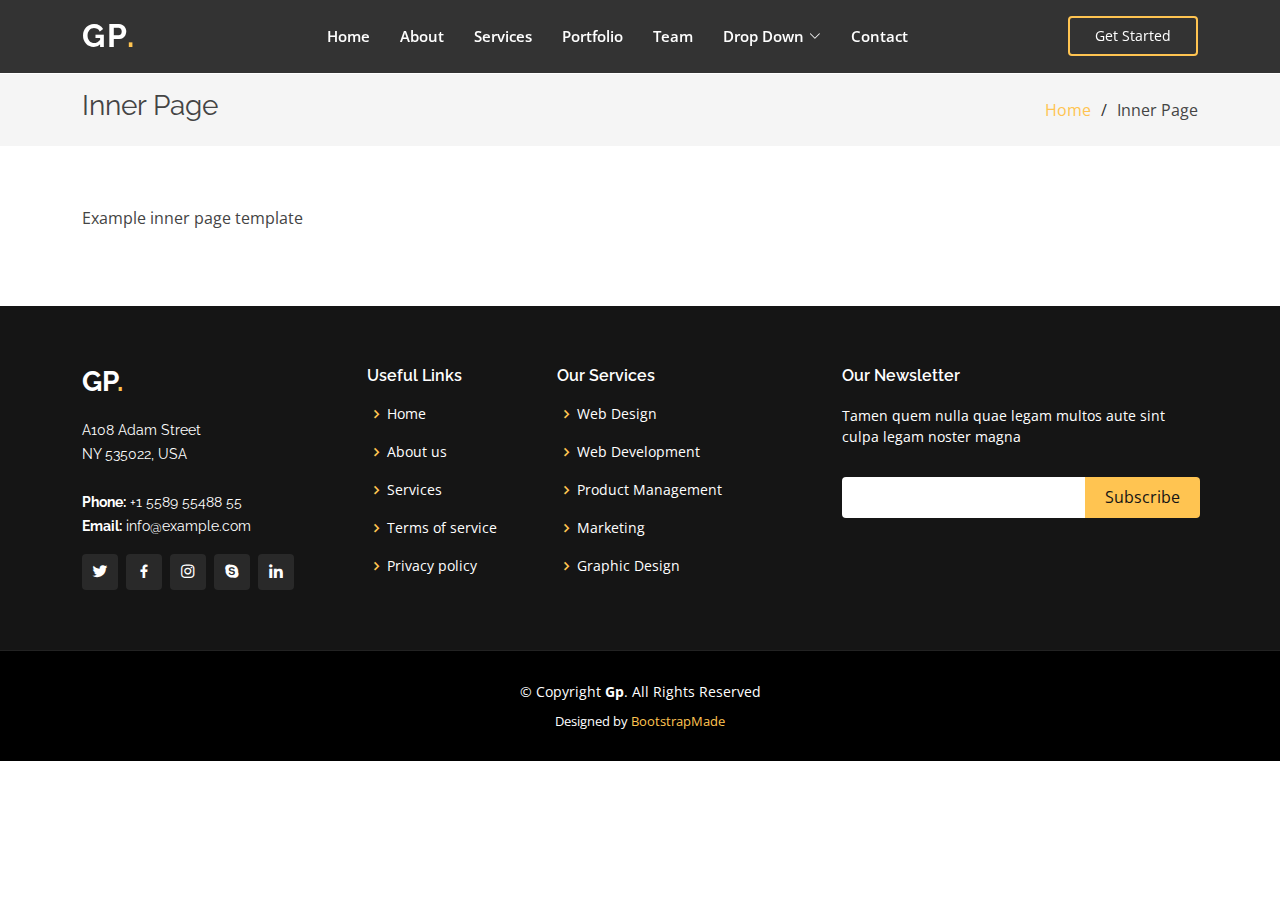
<file: inner-page.html>
<!DOCTYPE html>
<html lang="en">

<head>
  <meta charset="utf-8">
  <meta content="width=device-width, initial-scale=1.0" name="viewport">

  <title>Inner Page - Gp Bootstrap Template</title>
  <meta content="" name="description">
  <meta content="" name="keywords">

  <!-- Favicons -->
  <link href="assets/img/favicon.png" rel="icon">
  <link href="assets/img/apple-touch-icon.png" rel="apple-touch-icon">

  <!-- Google Fonts -->
  <link href="https://fonts.googleapis.com/css?family=Open+Sans:300,300i,400,400i,600,600i,700,700i|Raleway:300,300i,400,400i,500,500i,600,600i,700,700i|Poppins:300,300i,400,400i,500,500i,600,600i,700,700i" rel="stylesheet">

  <!-- Vendor CSS Files -->
  <link href="assets/vendor/aos/aos.css" rel="stylesheet">
  <link href="assets/vendor/bootstrap/css/bootstrap.min.css" rel="stylesheet">
  <link href="assets/vendor/bootstrap-icons/bootstrap-icons.css" rel="stylesheet">
  <link href="assets/vendor/boxicons/css/boxicons.min.css" rel="stylesheet">
  <link href="assets/vendor/glightbox/css/glightbox.min.css" rel="stylesheet">
  <link href="assets/vendor/remixicon/remixicon.css" rel="stylesheet">
  <link href="assets/vendor/swiper/swiper-bundle.min.css" rel="stylesheet">

  <!-- Template Main CSS File -->
  <link href="assets/css/style.css" rel="stylesheet">

  <!-- =======================================================
  * Template Name: Gp
  * Updated: Sep 18 2023 with Bootstrap v5.3.2
  * Template URL: https://bootstrapmade.com/gp-free-multipurpose-html-bootstrap-template/
  * Author: BootstrapMade.com
  * License: https://bootstrapmade.com/license/
  ======================================================== -->
</head>

<body>

  <!-- ======= Header ======= -->
  <header id="header" class="fixed-top header-inner-pages">
    <div class="container d-flex align-items-center justify-content-lg-between">

      <h1 class="logo me-auto me-lg-0"><a href="index.html">Gp<span>.</span></a></h1>
      <!-- Uncomment below if you prefer to use an image logo -->
      <!-- <a href="index.html" class="logo me-auto me-lg-0"><img src="assets/img/logo.png" alt="" class="img-fluid"></a>-->

      <nav id="navbar" class="navbar order-last order-lg-0">
        <ul>
          <li><a class="nav-link scrollto " href="#hero">Home</a></li>
          <li><a class="nav-link scrollto" href="#about">About</a></li>
          <li><a class="nav-link scrollto" href="#services">Services</a></li>
          <li><a class="nav-link scrollto " href="#portfolio">Portfolio</a></li>
          <li><a class="nav-link scrollto" href="#team">Team</a></li>
          <li class="dropdown"><a href="#"><span>Drop Down</span> <i class="bi bi-chevron-down"></i></a>
            <ul>
              <li><a href="#">Drop Down 1</a></li>
              <li class="dropdown"><a href="#"><span>Deep Drop Down</span> <i class="bi bi-chevron-right"></i></a>
                <ul>
                  <li><a href="#">Deep Drop Down 1</a></li>
                  <li><a href="#">Deep Drop Down 2</a></li>
                  <li><a href="#">Deep Drop Down 3</a></li>
                  <li><a href="#">Deep Drop Down 4</a></li>
                  <li><a href="#">Deep Drop Down 5</a></li>
                </ul>
              </li>
              <li><a href="#">Drop Down 2</a></li>
              <li><a href="#">Drop Down 3</a></li>
              <li><a href="#">Drop Down 4</a></li>
            </ul>
          </li>
          <li><a class="nav-link scrollto" href="#contact">Contact</a></li>
        </ul>
        <i class="bi bi-list mobile-nav-toggle"></i>
      </nav><!-- .navbar -->

      <a href="#about" class="get-started-btn scrollto">Get Started</a>

    </div>
  </header><!-- End Header -->

  <main id="main">

    <!-- ======= Breadcrumbs ======= -->
    <section class="breadcrumbs">
      <div class="container">

        <div class="d-flex justify-content-between align-items-center">
          <h2>Inner Page</h2>
          <ol>
            <li><a href="index.html">Home</a></li>
            <li>Inner Page</li>
          </ol>
        </div>

      </div>
    </section><!-- End Breadcrumbs -->

    <section class="inner-page">
      <div class="container">
        <p>
          Example inner page template
        </p>
      </div>
    </section>

  </main><!-- End #main -->

  <!-- ======= Footer ======= -->
  <footer id="footer">
    <div class="footer-top">
      <div class="container">
        <div class="row">

          <div class="col-lg-3 col-md-6">
            <div class="footer-info">
              <h3>Gp<span>.</span></h3>
              <p>
                A108 Adam Street <br>
                NY 535022, USA<br><br>
                <strong>Phone:</strong> +1 5589 55488 55<br>
                <strong>Email:</strong> info@example.com<br>
              </p>
              <div class="social-links mt-3">
                <a href="#" class="twitter"><i class="bx bxl-twitter"></i></a>
                <a href="#" class="facebook"><i class="bx bxl-facebook"></i></a>
                <a href="#" class="instagram"><i class="bx bxl-instagram"></i></a>
                <a href="#" class="google-plus"><i class="bx bxl-skype"></i></a>
                <a href="#" class="linkedin"><i class="bx bxl-linkedin"></i></a>
              </div>
            </div>
          </div>

          <div class="col-lg-2 col-md-6 footer-links">
            <h4>Useful Links</h4>
            <ul>
              <li><i class="bx bx-chevron-right"></i> <a href="#">Home</a></li>
              <li><i class="bx bx-chevron-right"></i> <a href="#">About us</a></li>
              <li><i class="bx bx-chevron-right"></i> <a href="#">Services</a></li>
              <li><i class="bx bx-chevron-right"></i> <a href="#">Terms of service</a></li>
              <li><i class="bx bx-chevron-right"></i> <a href="#">Privacy policy</a></li>
            </ul>
          </div>

          <div class="col-lg-3 col-md-6 footer-links">
            <h4>Our Services</h4>
            <ul>
              <li><i class="bx bx-chevron-right"></i> <a href="#">Web Design</a></li>
              <li><i class="bx bx-chevron-right"></i> <a href="#">Web Development</a></li>
              <li><i class="bx bx-chevron-right"></i> <a href="#">Product Management</a></li>
              <li><i class="bx bx-chevron-right"></i> <a href="#">Marketing</a></li>
              <li><i class="bx bx-chevron-right"></i> <a href="#">Graphic Design</a></li>
            </ul>
          </div>

          <div class="col-lg-4 col-md-6 footer-newsletter">
            <h4>Our Newsletter</h4>
            <p>Tamen quem nulla quae legam multos aute sint culpa legam noster magna</p>
            <form action="" method="post">
              <input type="email" name="email"><input type="submit" value="Subscribe">
            </form>

          </div>

        </div>
      </div>
    </div>

    <div class="container">
      <div class="copyright">
        &copy; Copyright <strong><span>Gp</span></strong>. All Rights Reserved
      </div>
      <div class="credits">
        <!-- All the links in the footer should remain intact. -->
        <!-- You can delete the links only if you purchased the pro version. -->
        <!-- Licensing information: https://bootstrapmade.com/license/ -->
        <!-- Purchase the pro version with working PHP/AJAX contact form: https://bootstrapmade.com/gp-free-multipurpose-html-bootstrap-template/ -->
        Designed by <a href="https://bootstrapmade.com/">BootstrapMade</a>
      </div>
    </div>
  </footer><!-- End Footer -->

  <div id="preloader"></div>
  <a href="#" class="back-to-top d-flex align-items-center justify-content-center"><i class="bi bi-arrow-up-short"></i></a>

  <!-- Vendor JS Files -->
  <script src="assets/vendor/purecounter/purecounter_vanilla.js"></script>
  <script src="assets/vendor/aos/aos.js"></script>
  <script src="assets/vendor/bootstrap/js/bootstrap.bundle.min.js"></script>
  <script src="assets/vendor/glightbox/js/glightbox.min.js"></script>
  <script src="assets/vendor/isotope-layout/isotope.pkgd.min.js"></script>
  <script src="assets/vendor/swiper/swiper-bundle.min.js"></script>
  <script src="assets/vendor/php-email-form/validate.js"></script>

  <!-- Template Main JS File -->
  <script src="assets/js/main.js"></script>

</body>

</html>
</file>
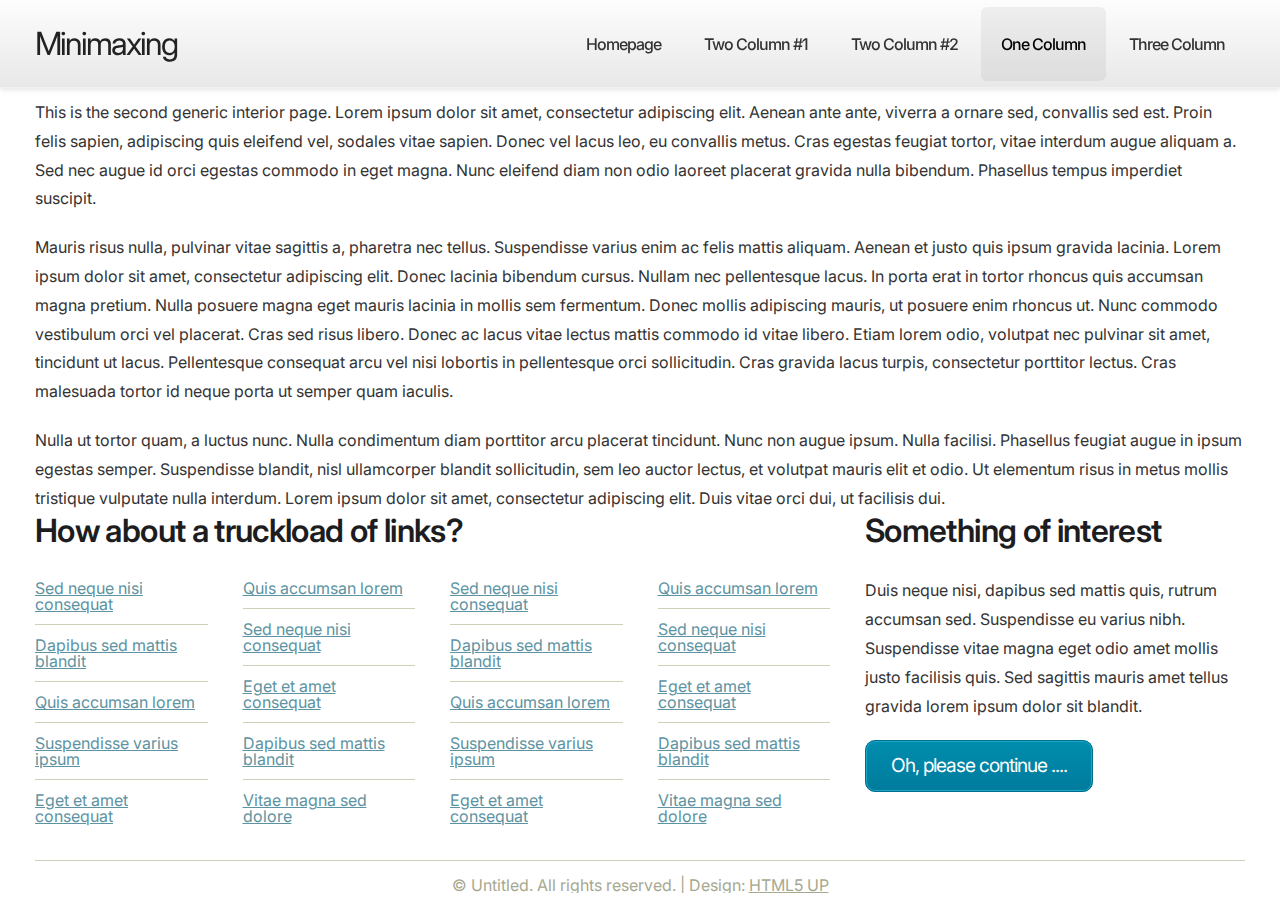
<file: onecolumn.html>
<!DOCTYPE HTML>
<!--
	Minimaxing by HTML5 UP
	html5up.net | @ajlkn
	Free for personal and commercial use under the CCA 3.0 license (html5up.net/license)
-->
<html>
	<head>
		<title>One Column - Minimaxing by HTML5 UP</title>
		<meta charset="utf-8" />
		<meta name="viewport" content="width=device-width, initial-scale=1, user-scalable=no" />
		<link rel="stylesheet" href="assets/css/main.css" />
	</head>
	<body>
		<div id="page-wrapper">

			<!-- Header -->
				<div id="header-wrapper">
					<div class="container">
						<div class="row">
							<div class="col-12">

								<header id="header">
									<h1><a href="index.html" id="logo">Minimaxing</a></h1>
									<nav id="nav">
										<a href="index.html">Homepage</a>
										<a href="twocolumn1.html">Two Column #1</a>
										<a href="twocolumn2.html">Two Column #2</a>
										<a href="onecolumn.html" class="current-page-item">One Column</a>
										<a href="threecolumn.html">Three Column</a>
									</nav>
								</header>

							</div>
						</div>
					</div>
				</div>

			<!-- Main -->
				<div id="main">
					<div class="container">
						<div class="row main-row">
							<div class="col-12">

								<section>
									<h2>One Column (no sidebar)</h2>
									<p>This is the second generic interior page. Lorem ipsum dolor sit amet, consectetur adipiscing elit. Aenean ante ante, viverra a ornare sed, convallis sed est. Proin felis sapien, adipiscing quis eleifend vel, sodales vitae sapien. Donec vel lacus leo, eu convallis metus. Cras egestas feugiat tortor, vitae interdum augue aliquam a. Sed nec augue id orci egestas commodo in eget magna. Nunc eleifend diam non odio laoreet placerat gravida nulla bibendum. Phasellus tempus imperdiet suscipit.</p>
									<p>Mauris risus nulla, pulvinar vitae sagittis a, pharetra nec tellus. Suspendisse varius enim ac felis mattis aliquam. Aenean et justo quis ipsum gravida lacinia. Lorem ipsum dolor sit amet, consectetur adipiscing elit. Donec lacinia bibendum cursus. Nullam nec pellentesque lacus. In porta erat in tortor rhoncus quis accumsan magna pretium. Nulla posuere magna eget mauris lacinia in mollis sem fermentum. Donec mollis adipiscing mauris, ut posuere enim rhoncus ut. Nunc commodo vestibulum orci vel placerat. Cras sed risus libero. Donec ac lacus vitae lectus mattis commodo id vitae libero. Etiam lorem odio, volutpat nec pulvinar sit amet, tincidunt ut lacus. Pellentesque consequat arcu vel nisi lobortis in pellentesque orci sollicitudin. Cras gravida lacus turpis, consectetur porttitor lectus. Cras malesuada tortor id neque porta ut semper quam iaculis.</p>
									<p>Nulla ut tortor quam, a luctus nunc. Nulla condimentum diam porttitor arcu placerat tincidunt. Nunc non augue ipsum. Nulla facilisi. Phasellus feugiat augue in ipsum egestas semper. Suspendisse blandit, nisl ullamcorper blandit sollicitudin, sem leo auctor lectus, et volutpat mauris elit et odio. Ut elementum risus in metus mollis tristique vulputate nulla interdum. Lorem ipsum dolor sit amet, consectetur adipiscing elit. Duis vitae orci dui, ut facilisis dui.</p>
								</section>

							</div>
						</div>
					</div>
				</div>

			<!-- Footer -->
				<div id="footer-wrapper">
					<div class="container">
						<div class="row">
							<div class="col-8 col-12-medium">

								<section>
									<h2>How about a truckload of links?</h2>
									<div>
										<div class="row">
											<div class="col-3 col-6-medium col-12-small">
												<ul class="link-list">
													<li><a href="#">Sed neque nisi consequat</a></li>
													<li><a href="#">Dapibus sed mattis blandit</a></li>
													<li><a href="#">Quis accumsan lorem</a></li>
													<li><a href="#">Suspendisse varius ipsum</a></li>
													<li><a href="#">Eget et amet consequat</a></li>
												</ul>
											</div>
											<div class="col-3 col-6-medium col-12-small">
												<ul class="link-list">
													<li><a href="#">Quis accumsan lorem</a></li>
													<li><a href="#">Sed neque nisi consequat</a></li>
													<li><a href="#">Eget et amet consequat</a></li>
													<li><a href="#">Dapibus sed mattis blandit</a></li>
													<li><a href="#">Vitae magna sed dolore</a></li>
												</ul>
											</div>
											<div class="col-3 col-6-medium col-12-small">
												<ul class="link-list">
													<li><a href="#">Sed neque nisi consequat</a></li>
													<li><a href="#">Dapibus sed mattis blandit</a></li>
													<li><a href="#">Quis accumsan lorem</a></li>
													<li><a href="#">Suspendisse varius ipsum</a></li>
													<li><a href="#">Eget et amet consequat</a></li>
												</ul>
											</div>
											<div class="col-3 col-6-medium col-12-small">
												<ul class="link-list">
													<li><a href="#">Quis accumsan lorem</a></li>
													<li><a href="#">Sed neque nisi consequat</a></li>
													<li><a href="#">Eget et amet consequat</a></li>
													<li><a href="#">Dapibus sed mattis blandit</a></li>
													<li><a href="#">Vitae magna sed dolore</a></li>
												</ul>
											</div>
										</div>
									</div>
								</section>

							</div>
							<div class="col-4 col-12-medium">

								<section>
									<h2>Something of interest</h2>
									<p>Duis neque nisi, dapibus sed mattis quis, rutrum accumsan sed.
									Suspendisse eu varius nibh. Suspendisse vitae magna eget odio amet
									mollis justo facilisis quis. Sed sagittis mauris amet tellus gravida
									lorem ipsum dolor sit blandit.</p>
									<footer class="controls">
										<a href="#" class="button">Oh, please continue ....</a>
									</footer>
								</section>

							</div>
						</div>
						<div class="row">
							<div class="col-12">

								<div id="copyright">
									&copy; Untitled. All rights reserved. | Design: <a href="http://html5up.net">HTML5 UP</a>
								</div>

							</div>
						</div>
					</div>
				</div>

		</div>

		<!-- Scripts -->
			<script src="assets/js/jquery.min.js"></script>
			<script src="assets/js/browser.min.js"></script>
			<script src="assets/js/breakpoints.min.js"></script>
			<script src="assets/js/util.js"></script>
			<script src="assets/js/main.js"></script>

	</body>
</html>
</file>
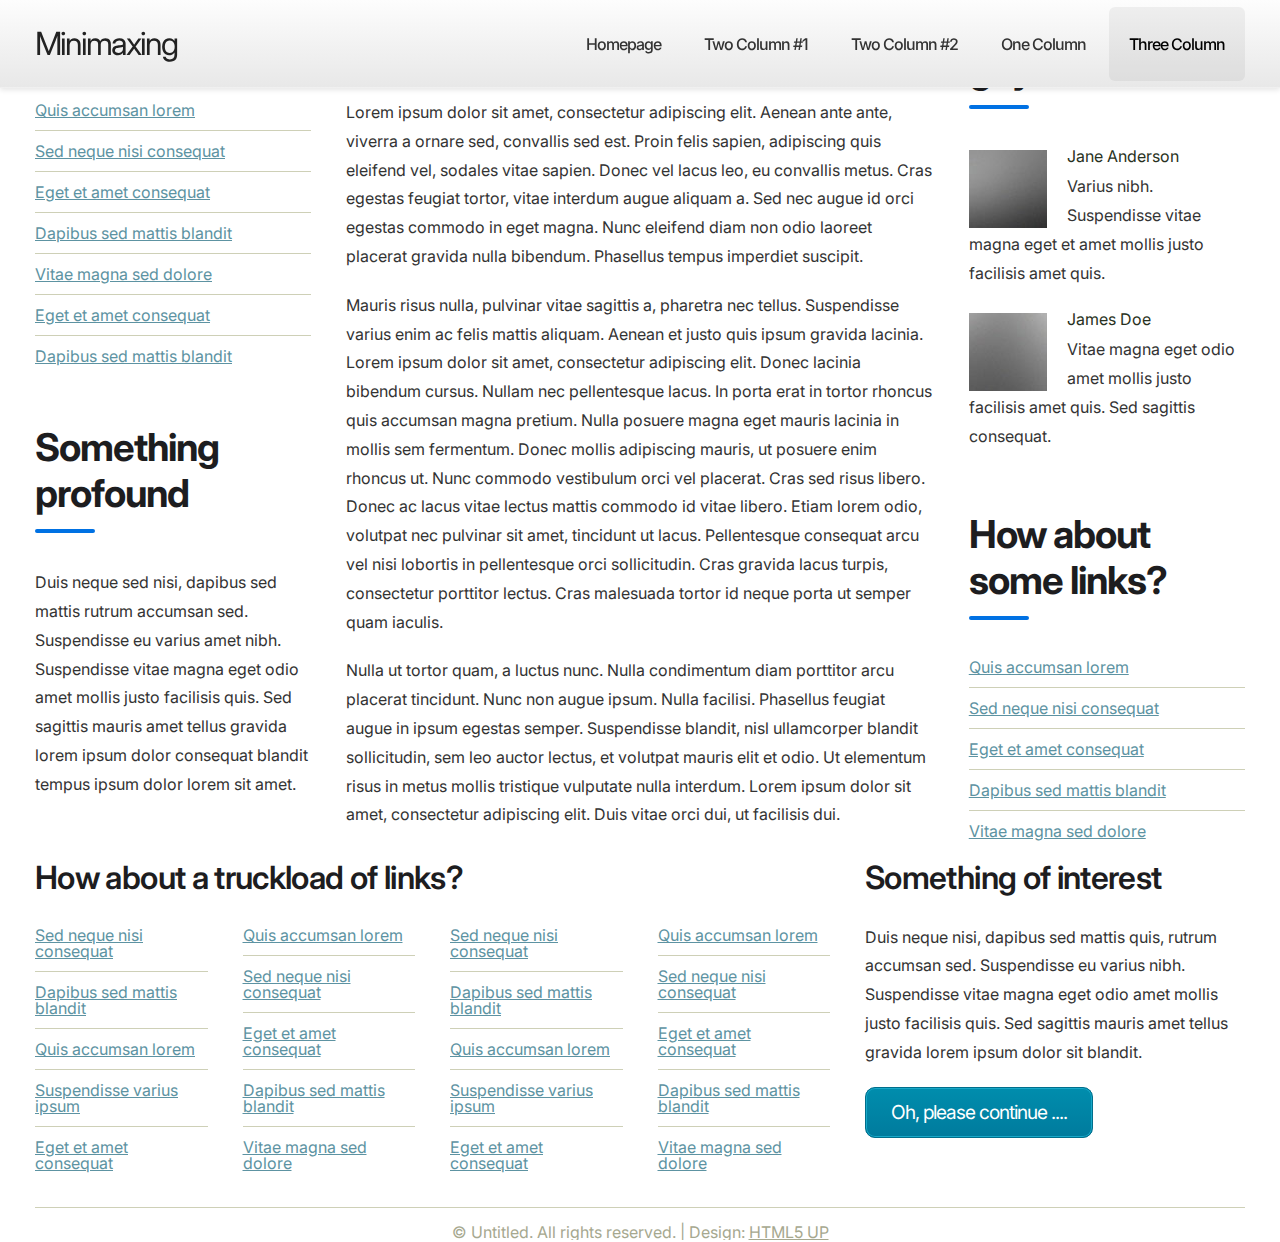
<file: threecolumn.html>
<!DOCTYPE HTML>
<!--
	Minimaxing by HTML5 UP
	html5up.net | @ajlkn
	Free for personal and commercial use under the CCA 3.0 license (html5up.net/license)
-->
<html>
	<head>
		<title>Three Column - Minimaxing by HTML5 UP</title>
		<meta charset="utf-8" />
		<meta name="viewport" content="width=device-width, initial-scale=1, user-scalable=no" />
		<link rel="stylesheet" href="assets/css/main.css" />
	</head>
	<body>
		<div id="page-wrapper">

			<!-- Header -->
				<div id="header-wrapper">
					<div class="container">
						<div class="row">
							<div class="col-12">

								<header id="header">
									<h1><a href="index.html" id="logo">Minimaxing</a></h1>
									<nav id="nav">
										<a href="index.html">Homepage</a>
										<a href="twocolumn1.html">Two Column #1</a>
										<a href="twocolumn2.html">Two Column #2</a>
										<a href="onecolumn.html">One Column</a>
										<a href="threecolumn.html" class="current-page-item">Three Column</a>
									</nav>
								</header>

							</div>
						</div>
					</div>
				</div>

			<!-- Main -->
				<div id="main">
					<div class="container">
						<div class="row main-row">
							<div class="col-3 col-12-medium">

								<section>
									<h2>Compelling links</h2>
									<ul class="link-list">
										<li><a href="#">Quis accumsan lorem</a></li>
										<li><a href="#">Sed neque nisi consequat</a></li>
										<li><a href="#">Eget et amet consequat</a></li>
										<li><a href="#">Dapibus sed mattis blandit</a></li>
										<li><a href="#">Vitae magna sed dolore</a></li>
										<li><a href="#">Eget et amet consequat</a></li>
										<li><a href="#">Dapibus sed mattis blandit</a></li>
									</ul>
								</section>

								<section>
									<h2>Something profound</h2>
									<p>Duis neque sed nisi, dapibus sed mattis rutrum accumsan sed.
									Suspendisse eu varius amet nibh. Suspendisse vitae magna eget odio amet
									mollis justo facilisis quis. Sed sagittis mauris amet tellus gravida
									lorem ipsum dolor consequat blandit tempus ipsum dolor lorem sit amet.</p>
								</section>

							</div>
							<div class="col-6 col-12-medium imp-medium">

								<section class="middle-content">
									<h2>Three Column (two sidebars)</h2>
									<p>Lorem ipsum dolor sit amet, consectetur adipiscing elit. Aenean ante ante, viverra a ornare sed, convallis sed est. Proin felis sapien, adipiscing quis eleifend vel, sodales vitae sapien. Donec vel lacus leo, eu convallis metus. Cras egestas feugiat tortor, vitae interdum augue aliquam a. Sed nec augue id orci egestas commodo in eget magna. Nunc eleifend diam non odio laoreet placerat gravida nulla bibendum. Phasellus tempus imperdiet suscipit.</p>
									<p>Mauris risus nulla, pulvinar vitae sagittis a, pharetra nec tellus. Suspendisse varius enim ac felis mattis aliquam. Aenean et justo quis ipsum gravida lacinia. Lorem ipsum dolor sit amet, consectetur adipiscing elit. Donec lacinia bibendum cursus. Nullam nec pellentesque lacus. In porta erat in tortor rhoncus quis accumsan magna pretium. Nulla posuere magna eget mauris lacinia in mollis sem fermentum. Donec mollis adipiscing mauris, ut posuere enim rhoncus ut. Nunc commodo vestibulum orci vel placerat. Cras sed risus libero. Donec ac lacus vitae lectus mattis commodo id vitae libero. Etiam lorem odio, volutpat nec pulvinar sit amet, tincidunt ut lacus. Pellentesque consequat arcu vel nisi lobortis in pellentesque orci sollicitudin. Cras gravida lacus turpis, consectetur porttitor lectus. Cras malesuada tortor id neque porta ut semper quam iaculis.</p>
									<p>Nulla ut tortor quam, a luctus nunc. Nulla condimentum diam porttitor arcu placerat tincidunt. Nunc non augue ipsum. Nulla facilisi. Phasellus feugiat augue in ipsum egestas semper. Suspendisse blandit, nisl ullamcorper blandit sollicitudin, sem leo auctor lectus, et volutpat mauris elit et odio. Ut elementum risus in metus mollis tristique vulputate nulla interdum. Lorem ipsum dolor sit amet, consectetur adipiscing elit. Duis vitae orci dui, ut facilisis dui.</p>
								</section>

							</div>
							<div class="col-3 col-12-medium">

								<section>
									<h2>Who are you guys?</h2>
									<ul class="small-image-list">
										<li>
											<a href="#"><img src="images/pic2.jpg" alt="" class="left" /></a>
											<h4>Jane Anderson</h4>
											<p>Varius nibh. Suspendisse vitae magna eget et amet mollis justo facilisis amet quis.</p>
										</li>
										<li>
											<a href="#"><img src="images/pic1.jpg" alt="" class="left" /></a>
											<h4>James Doe</h4>
											<p>Vitae magna eget odio amet mollis justo facilisis amet quis. Sed sagittis consequat.</p>
										</li>
									</ul>
								</section>

								<section>
									<h2>How about some links?</h2>
									<ul class="link-list">
										<li><a href="#">Quis accumsan lorem</a></li>
										<li><a href="#">Sed neque nisi consequat</a></li>
										<li><a href="#">Eget et amet consequat</a></li>
										<li><a href="#">Dapibus sed mattis blandit</a></li>
										<li><a href="#">Vitae magna sed dolore</a></li>
									</ul>
								</section>

							</div>
						</div>
					</div>
				</div>

			<!-- Footer -->
				<div id="footer-wrapper">
					<div class="container">
						<div class="row">
							<div class="col-8 col-12-medium">

								<section>
									<h2>How about a truckload of links?</h2>
									<div>
										<div class="row">
											<div class="col-3 col-6-medium col-12-small">
												<ul class="link-list">
													<li><a href="#">Sed neque nisi consequat</a></li>
													<li><a href="#">Dapibus sed mattis blandit</a></li>
													<li><a href="#">Quis accumsan lorem</a></li>
													<li><a href="#">Suspendisse varius ipsum</a></li>
													<li><a href="#">Eget et amet consequat</a></li>
												</ul>
											</div>
											<div class="col-3 col-6-medium col-12-small">
												<ul class="link-list">
													<li><a href="#">Quis accumsan lorem</a></li>
													<li><a href="#">Sed neque nisi consequat</a></li>
													<li><a href="#">Eget et amet consequat</a></li>
													<li><a href="#">Dapibus sed mattis blandit</a></li>
													<li><a href="#">Vitae magna sed dolore</a></li>
												</ul>
											</div>
											<div class="col-3 col-6-medium col-12-small">
												<ul class="link-list">
													<li><a href="#">Sed neque nisi consequat</a></li>
													<li><a href="#">Dapibus sed mattis blandit</a></li>
													<li><a href="#">Quis accumsan lorem</a></li>
													<li><a href="#">Suspendisse varius ipsum</a></li>
													<li><a href="#">Eget et amet consequat</a></li>
												</ul>
											</div>
											<div class="col-3 col-6-medium col-12-small">
												<ul class="link-list">
													<li><a href="#">Quis accumsan lorem</a></li>
													<li><a href="#">Sed neque nisi consequat</a></li>
													<li><a href="#">Eget et amet consequat</a></li>
													<li><a href="#">Dapibus sed mattis blandit</a></li>
													<li><a href="#">Vitae magna sed dolore</a></li>
												</ul>
											</div>
										</div>
									</div>
								</section>

							</div>
							<div class="col-4 col-12-medium">

								<section>
									<h2>Something of interest</h2>
									<p>Duis neque nisi, dapibus sed mattis quis, rutrum accumsan sed.
									Suspendisse eu varius nibh. Suspendisse vitae magna eget odio amet
									mollis justo facilisis quis. Sed sagittis mauris amet tellus gravida
									lorem ipsum dolor sit blandit.</p>
									<footer class="controls">
										<a href="#" class="button">Oh, please continue ....</a>
									</footer>
								</section>

							</div>
						</div>
						<div class="row">
							<div class="col-12">

								<div id="copyright">
									&copy; Untitled. All rights reserved. | Design: <a href="http://html5up.net">HTML5 UP</a>
								</div>

							</div>
						</div>
					</div>
				</div>

		</div>

		<!-- Scripts -->
			<script src="assets/js/jquery.min.js"></script>
			<script src="assets/js/browser.min.js"></script>
			<script src="assets/js/breakpoints.min.js"></script>
			<script src="assets/js/util.js"></script>
			<script src="assets/js/main.js"></script>

	</body>
</html>
</file>
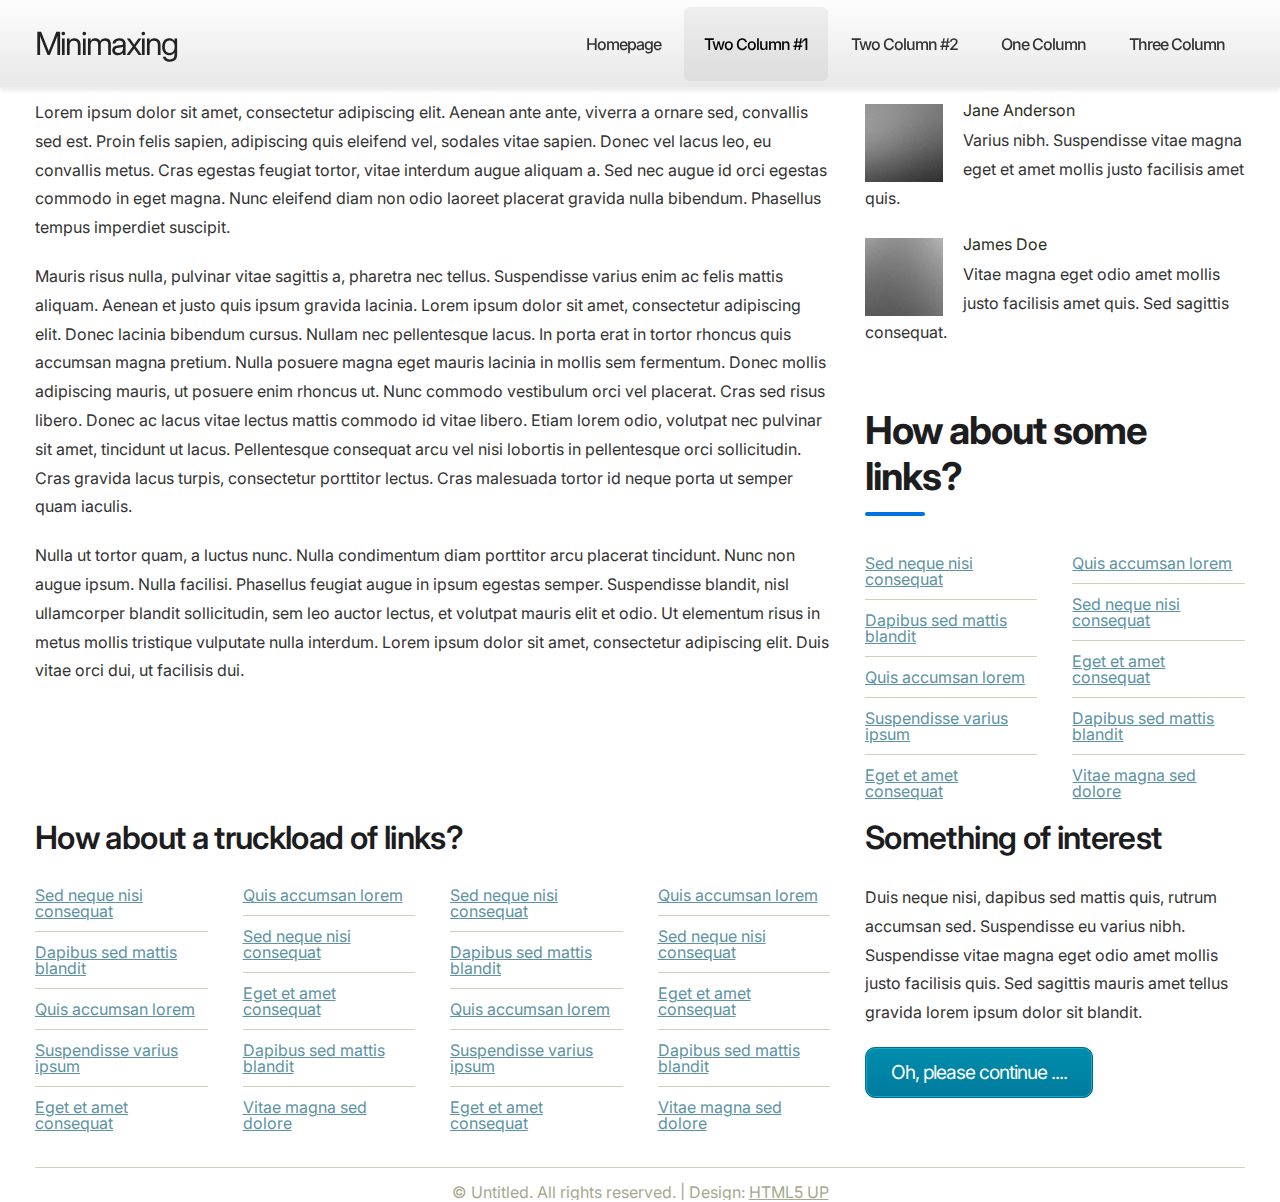
<file: twocolumn1.html>
<!DOCTYPE HTML>
<!--
	Minimaxing by HTML5 UP
	html5up.net | @ajlkn
	Free for personal and commercial use under the CCA 3.0 license (html5up.net/license)
-->
<html>
	<head>
		<title>Two Column 1 - Minimaxing by HTML5 UP</title>
		<meta charset="utf-8" />
		<meta name="viewport" content="width=device-width, initial-scale=1, user-scalable=no" />
		<link rel="stylesheet" href="assets/css/main.css" />
	</head>
	<body>
		<div id="page-wrapper">

			<!-- Header -->
				<div id="header-wrapper">
					<div class="container">
						<div class="row">
							<div class="col-12">

								<header id="header">
									<h1><a href="index.html" id="logo">Minimaxing</a></h1>
									<nav id="nav">
										<a href="index.html">Homepage</a>
										<a href="twocolumn1.html" class="current-page-item">Two Column #1</a>
										<a href="twocolumn2.html">Two Column #2</a>
										<a href="onecolumn.html">One Column</a>
										<a href="threecolumn.html">Three Column</a>
									</nav>
								</header>

							</div>
						</div>
					</div>
				</div>

			<!-- Main -->
				<div id="main">
					<div class="container">
						<div class="row main-row">
							<div class="col-8 col-12-medium">

								<section>
									<h2>Two Column #1 (right-hand sidebar)</h2>
									<p>Lorem ipsum dolor sit amet, consectetur adipiscing elit. Aenean ante ante, viverra a ornare sed, convallis sed est. Proin felis sapien, adipiscing quis eleifend vel, sodales vitae sapien. Donec vel lacus leo, eu convallis metus. Cras egestas feugiat tortor, vitae interdum augue aliquam a. Sed nec augue id orci egestas commodo in eget magna. Nunc eleifend diam non odio laoreet placerat gravida nulla bibendum. Phasellus tempus imperdiet suscipit.</p>
									<p>Mauris risus nulla, pulvinar vitae sagittis a, pharetra nec tellus. Suspendisse varius enim ac felis mattis aliquam. Aenean et justo quis ipsum gravida lacinia. Lorem ipsum dolor sit amet, consectetur adipiscing elit. Donec lacinia bibendum cursus. Nullam nec pellentesque lacus. In porta erat in tortor rhoncus quis accumsan magna pretium. Nulla posuere magna eget mauris lacinia in mollis sem fermentum. Donec mollis adipiscing mauris, ut posuere enim rhoncus ut. Nunc commodo vestibulum orci vel placerat. Cras sed risus libero. Donec ac lacus vitae lectus mattis commodo id vitae libero. Etiam lorem odio, volutpat nec pulvinar sit amet, tincidunt ut lacus. Pellentesque consequat arcu vel nisi lobortis in pellentesque orci sollicitudin. Cras gravida lacus turpis, consectetur porttitor lectus. Cras malesuada tortor id neque porta ut semper quam iaculis.</p>
									<p>Nulla ut tortor quam, a luctus nunc. Nulla condimentum diam porttitor arcu placerat tincidunt. Nunc non augue ipsum. Nulla facilisi. Phasellus feugiat augue in ipsum egestas semper. Suspendisse blandit, nisl ullamcorper blandit sollicitudin, sem leo auctor lectus, et volutpat mauris elit et odio. Ut elementum risus in metus mollis tristique vulputate nulla interdum. Lorem ipsum dolor sit amet, consectetur adipiscing elit. Duis vitae orci dui, ut facilisis dui.</p>
								</section>

							</div>
							<div class="col-4 col-12-medium">

								<section>
									<h2>Who are you guys?</h2>
									<ul class="small-image-list">
										<li>
											<a href="#"><img src="images/pic2.jpg" alt="" class="left" /></a>
											<h4>Jane Anderson</h4>
											<p>Varius nibh. Suspendisse vitae magna eget et amet mollis justo facilisis amet quis.</p>
										</li>
										<li>
											<a href="#"><img src="images/pic1.jpg" alt="" class="left" /></a>
											<h4>James Doe</h4>
											<p>Vitae magna eget odio amet mollis justo facilisis amet quis. Sed sagittis consequat.</p>
										</li>
									</ul>
								</section>

								<section>
									<h2>How about some links?</h2>
									<div>
										<div class="row">
											<div class="col-6 col-12-small">
												<ul class="link-list">
													<li><a href="#">Sed neque nisi consequat</a></li>
													<li><a href="#">Dapibus sed mattis blandit</a></li>
													<li><a href="#">Quis accumsan lorem</a></li>
													<li><a href="#">Suspendisse varius ipsum</a></li>
													<li><a href="#">Eget et amet consequat</a></li>
												</ul>
											</div>
											<div class="col-6 col-12-small">
												<ul class="link-list">
													<li><a href="#">Quis accumsan lorem</a></li>
													<li><a href="#">Sed neque nisi consequat</a></li>
													<li><a href="#">Eget et amet consequat</a></li>
													<li><a href="#">Dapibus sed mattis blandit</a></li>
													<li><a href="#">Vitae magna sed dolore</a></li>
												</ul>
											</div>
										</div>
									</div>
								</section>

							</div>
						</div>
					</div>
				</div>

			<!-- Footer -->
				<div id="footer-wrapper">
					<div class="container">
						<div class="row">
							<div class="col-8 col-12-medium">

								<section>
									<h2>How about a truckload of links?</h2>
									<div>
										<div class="row">
											<div class="col-3 col-6-medium col-12-small">
												<ul class="link-list">
													<li><a href="#">Sed neque nisi consequat</a></li>
													<li><a href="#">Dapibus sed mattis blandit</a></li>
													<li><a href="#">Quis accumsan lorem</a></li>
													<li><a href="#">Suspendisse varius ipsum</a></li>
													<li><a href="#">Eget et amet consequat</a></li>
												</ul>
											</div>
											<div class="col-3 col-6-medium col-12-small">
												<ul class="link-list">
													<li><a href="#">Quis accumsan lorem</a></li>
													<li><a href="#">Sed neque nisi consequat</a></li>
													<li><a href="#">Eget et amet consequat</a></li>
													<li><a href="#">Dapibus sed mattis blandit</a></li>
													<li><a href="#">Vitae magna sed dolore</a></li>
												</ul>
											</div>
											<div class="col-3 col-6-medium col-12-small">
												<ul class="link-list">
													<li><a href="#">Sed neque nisi consequat</a></li>
													<li><a href="#">Dapibus sed mattis blandit</a></li>
													<li><a href="#">Quis accumsan lorem</a></li>
													<li><a href="#">Suspendisse varius ipsum</a></li>
													<li><a href="#">Eget et amet consequat</a></li>
												</ul>
											</div>
											<div class="col-3 col-6-medium col-12-small">
												<ul class="link-list">
													<li><a href="#">Quis accumsan lorem</a></li>
													<li><a href="#">Sed neque nisi consequat</a></li>
													<li><a href="#">Eget et amet consequat</a></li>
													<li><a href="#">Dapibus sed mattis blandit</a></li>
													<li><a href="#">Vitae magna sed dolore</a></li>
												</ul>
											</div>
										</div>
									</div>
								</section>

							</div>
							<div class="col-4 col-12-medium">

								<section>
									<h2>Something of interest</h2>
									<p>Duis neque nisi, dapibus sed mattis quis, rutrum accumsan sed.
									Suspendisse eu varius nibh. Suspendisse vitae magna eget odio amet
									mollis justo facilisis quis. Sed sagittis mauris amet tellus gravida
									lorem ipsum dolor sit blandit.</p>
									<footer class="controls">
										<a href="#" class="button">Oh, please continue ....</a>
									</footer>
								</section>

							</div>
						</div>
						<div class="row">
							<div class="col-12">

								<div id="copyright">
									&copy; Untitled. All rights reserved. | Design: <a href="http://html5up.net">HTML5 UP</a>
								</div>

							</div>
						</div>
					</div>
				</div>

		</div>

		<!-- Scripts -->
			<script src="assets/js/jquery.min.js"></script>
			<script src="assets/js/browser.min.js"></script>
			<script src="assets/js/breakpoints.min.js"></script>
			<script src="assets/js/util.js"></script>
			<script src="assets/js/main.js"></script>

	</body>
</html>
</file>
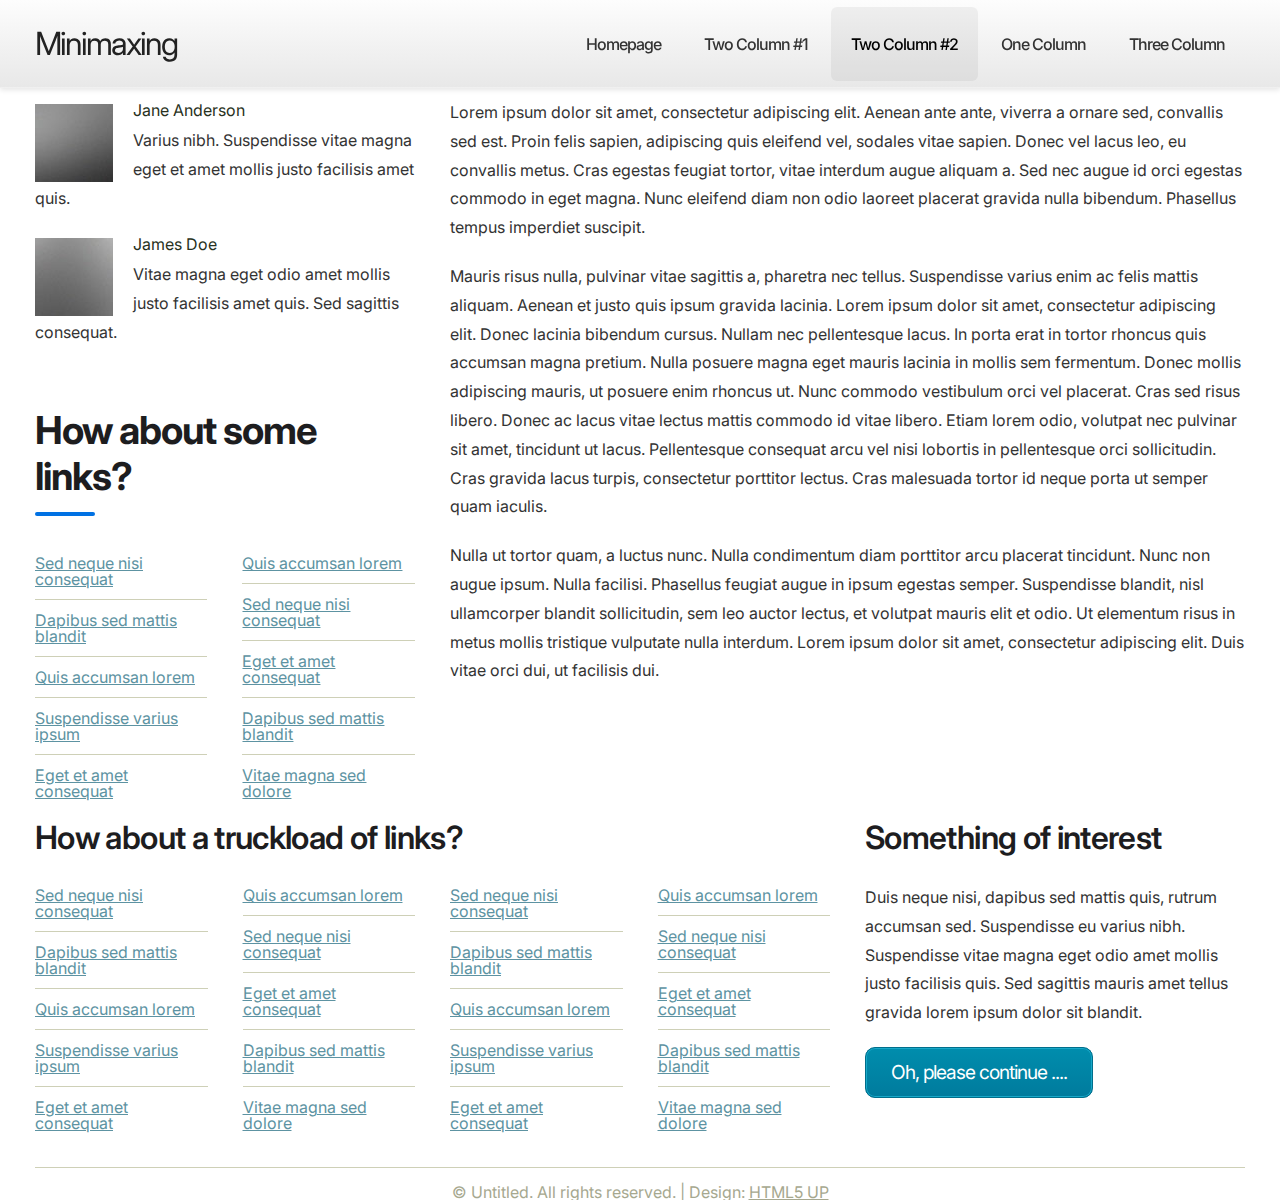
<file: twocolumn2.html>
<!DOCTYPE HTML>
<!--
	Minimaxing by HTML5 UP
	html5up.net | @ajlkn
	Free for personal and commercial use under the CCA 3.0 license (html5up.net/license)
-->
<html>
	<head>
		<title>Two Column 2 - Minimaxing by HTML5 UP</title>
		<meta charset="utf-8" />
		<meta name="viewport" content="width=device-width, initial-scale=1, user-scalable=no" />
		<link rel="stylesheet" href="assets/css/main.css" />
	</head>
	<body>
		<div id="page-wrapper">

			<!-- Header -->
				<div id="header-wrapper">
					<div class="container">
						<div class="row">
							<div class="col-12">

								<header id="header">
									<h1><a href="index.html" id="logo">Minimaxing</a></h1>
									<nav id="nav">
										<a href="index.html">Homepage</a>
										<a href="twocolumn1.html">Two Column #1</a>
										<a href="twocolumn2.html" class="current-page-item">Two Column #2</a>
										<a href="onecolumn.html">One Column</a>
										<a href="threecolumn.html">Three Column</a>
									</nav>
								</header>

							</div>
						</div>
					</div>
				</div>

			<!-- Main -->
				<div id="main">
					<div class="container">
						<div class="row main-row">
							<div class="col-4 col-12-medium">

								<section>
									<h2>Who are you guys?</h2>
									<ul class="small-image-list">
										<li>
											<a href="#"><img src="images/pic2.jpg" alt="" class="left" /></a>
											<h4>Jane Anderson</h4>
											<p>Varius nibh. Suspendisse vitae magna eget et amet mollis justo facilisis amet quis.</p>
										</li>
										<li>
											<a href="#"><img src="images/pic1.jpg" alt="" class="left" /></a>
											<h4>James Doe</h4>
											<p>Vitae magna eget odio amet mollis justo facilisis amet quis. Sed sagittis consequat.</p>
										</li>
									</ul>
								</section>

								<section>
									<h2>How about some links?</h2>
									<div>
										<div class="row">
											<div class="col-6 col-12-small">
												<ul class="link-list">
													<li><a href="#">Sed neque nisi consequat</a></li>
													<li><a href="#">Dapibus sed mattis blandit</a></li>
													<li><a href="#">Quis accumsan lorem</a></li>
													<li><a href="#">Suspendisse varius ipsum</a></li>
													<li><a href="#">Eget et amet consequat</a></li>
												</ul>
											</div>
											<div class="col-6 col-12-small">
												<ul class="link-list">
													<li><a href="#">Quis accumsan lorem</a></li>
													<li><a href="#">Sed neque nisi consequat</a></li>
													<li><a href="#">Eget et amet consequat</a></li>
													<li><a href="#">Dapibus sed mattis blandit</a></li>
													<li><a href="#">Vitae magna sed dolore</a></li>
												</ul>
											</div>
										</div>
									</div>
								</section>

							</div>
							<div class="col-8 col-12-medium imp-medium">

								<section>
									<h2>Two Column #2 (left-hand sidebar)</h2>
									<p>Lorem ipsum dolor sit amet, consectetur adipiscing elit. Aenean ante ante, viverra a ornare sed, convallis sed est. Proin felis sapien, adipiscing quis eleifend vel, sodales vitae sapien. Donec vel lacus leo, eu convallis metus. Cras egestas feugiat tortor, vitae interdum augue aliquam a. Sed nec augue id orci egestas commodo in eget magna. Nunc eleifend diam non odio laoreet placerat gravida nulla bibendum. Phasellus tempus imperdiet suscipit.</p>
									<p>Mauris risus nulla, pulvinar vitae sagittis a, pharetra nec tellus. Suspendisse varius enim ac felis mattis aliquam. Aenean et justo quis ipsum gravida lacinia. Lorem ipsum dolor sit amet, consectetur adipiscing elit. Donec lacinia bibendum cursus. Nullam nec pellentesque lacus. In porta erat in tortor rhoncus quis accumsan magna pretium. Nulla posuere magna eget mauris lacinia in mollis sem fermentum. Donec mollis adipiscing mauris, ut posuere enim rhoncus ut. Nunc commodo vestibulum orci vel placerat. Cras sed risus libero. Donec ac lacus vitae lectus mattis commodo id vitae libero. Etiam lorem odio, volutpat nec pulvinar sit amet, tincidunt ut lacus. Pellentesque consequat arcu vel nisi lobortis in pellentesque orci sollicitudin. Cras gravida lacus turpis, consectetur porttitor lectus. Cras malesuada tortor id neque porta ut semper quam iaculis.</p>
									<p>Nulla ut tortor quam, a luctus nunc. Nulla condimentum diam porttitor arcu placerat tincidunt. Nunc non augue ipsum. Nulla facilisi. Phasellus feugiat augue in ipsum egestas semper. Suspendisse blandit, nisl ullamcorper blandit sollicitudin, sem leo auctor lectus, et volutpat mauris elit et odio. Ut elementum risus in metus mollis tristique vulputate nulla interdum. Lorem ipsum dolor sit amet, consectetur adipiscing elit. Duis vitae orci dui, ut facilisis dui.</p>
								</section>

							</div>
						</div>
					</div>
				</div>

			<!-- Footer -->
				<div id="footer-wrapper">
					<div class="container">
						<div class="row">
							<div class="col-8 col-12-medium">

								<section>
									<h2>How about a truckload of links?</h2>
									<div>
										<div class="row">
											<div class="col-3 col-6-medium col-12-small">
												<ul class="link-list">
													<li><a href="#">Sed neque nisi consequat</a></li>
													<li><a href="#">Dapibus sed mattis blandit</a></li>
													<li><a href="#">Quis accumsan lorem</a></li>
													<li><a href="#">Suspendisse varius ipsum</a></li>
													<li><a href="#">Eget et amet consequat</a></li>
												</ul>
											</div>
											<div class="col-3 col-6-medium col-12-small">
												<ul class="link-list">
													<li><a href="#">Quis accumsan lorem</a></li>
													<li><a href="#">Sed neque nisi consequat</a></li>
													<li><a href="#">Eget et amet consequat</a></li>
													<li><a href="#">Dapibus sed mattis blandit</a></li>
													<li><a href="#">Vitae magna sed dolore</a></li>
												</ul>
											</div>
											<div class="col-3 col-6-medium col-12-small">
												<ul class="link-list">
													<li><a href="#">Sed neque nisi consequat</a></li>
													<li><a href="#">Dapibus sed mattis blandit</a></li>
													<li><a href="#">Quis accumsan lorem</a></li>
													<li><a href="#">Suspendisse varius ipsum</a></li>
													<li><a href="#">Eget et amet consequat</a></li>
												</ul>
											</div>
											<div class="col-3 col-6-medium col-12-small">
												<ul class="link-list">
													<li><a href="#">Quis accumsan lorem</a></li>
													<li><a href="#">Sed neque nisi consequat</a></li>
													<li><a href="#">Eget et amet consequat</a></li>
													<li><a href="#">Dapibus sed mattis blandit</a></li>
													<li><a href="#">Vitae magna sed dolore</a></li>
												</ul>
											</div>
										</div>
									</div>
								</section>

							</div>
							<div class="col-4 col-12-medium">

								<section>
									<h2>Something of interest</h2>
									<p>Duis neque nisi, dapibus sed mattis quis, rutrum accumsan sed.
									Suspendisse eu varius nibh. Suspendisse vitae magna eget odio amet
									mollis justo facilisis quis. Sed sagittis mauris amet tellus gravida
									lorem ipsum dolor sit blandit.</p>
									<footer class="controls">
										<a href="#" class="button">Oh, please continue ....</a>
									</footer>
								</section>

							</div>
						</div>
						<div class="row">
							<div class="col-12">

								<div id="copyright">
									&copy; Untitled. All rights reserved. | Design: <a href="http://html5up.net">HTML5 UP</a>
								</div>

							</div>
						</div>
					</div>
				</div>

		</div>

		<!-- Scripts -->
			<script src="assets/js/jquery.min.js"></script>
			<script src="assets/js/browser.min.js"></script>
			<script src="assets/js/breakpoints.min.js"></script>
			<script src="assets/js/util.js"></script>
			<script src="assets/js/main.js"></script>

	</body>
</html>
</file>
<file: assets/css/main.css>
@import url(https://fonts.googleapis.com/css2?family=Inter:wght@300;400;500;600&display=swap);.row.gtr-0,.row.gtr-0.gtr-uniform{margin-top:0}#banner,#header,article.blog-post{position:relative}#banner h2,#header h1{letter-spacing:-2px;color:#fff}#banner span,.tab-content.active,article,aside,details,figcaption,figure,footer,header,hgroup,menu,nav,section{display:block}#banner span,#header nav,.button{letter-spacing:-1px}#copyright,ul.link-list li{border-top:1px solid #ced0b7}#copyright,#copyright a{color:#a6a88f}.category-menu,.event-details,details.faq-item>summary,ol,ul{list-style:none}#main .customization-section p,.services-section .section-subtitle{text-align:left!important;max-width:100%!important}#banner,#banner h2,#copyright,.craft-item,.prod-card,.prod-item,.quote-form-card h3,.slider-dots,.stat-card,.text-card,.timeline-step{text-align:center}#copyright-bar-advanced::before,#page-wrapper,body{background-color:#fff!important}#copyright-bar-advanced,#footer-advanced,#footer-wrapper{background-color:transparent!important}a,abbr,acronym,address,applet,article,aside,audio,b,big,blockquote,body,canvas,caption,center,cite,code,dd,del,details,dfn,div,dl,dt,em,embed,fieldset,figcaption,figure,footer,form,h1,h2,h3,h4,h5,h6,header,hgroup,html,i,iframe,img,ins,kbd,label,legend,li,mark,menu,nav,object,ol,output,p,pre,q,ruby,s,samp,section,small,span,strike,strong,sub,summary,sup,table,tbody,td,tfoot,th,thead,time,tr,tt,u,ul,var,video{margin:0;padding:0;border:0;font-size:100%;font:inherit;vertical-align:baseline}.big-number,.stat-num,body{line-height:1}body{-webkit-text-size-adjust:none;font-size:12pt;font-family:Inter,-apple-system,BlinkMacSystemFont,"Helvetica Neue",Helvetica,Arial,sans-serif;color:#333;-webkit-user-select:none;-moz-user-select:none;-ms-user-select:none;user-select:none}blockquote,q{quotes:none}blockquote:after,blockquote:before,q:after,q:before{content:'';content:none}table{border-collapse:collapse;border-spacing:0}mark{background-color:transparent;color:inherit}input::-moz-focus-inner{border:0;padding:0}#header,.button{border-radius:10px}input,select,textarea{-moz-appearance:none;-webkit-appearance:none;-ms-appearance:none;appearance:none}html{box-sizing:border-box}*,:after,:before{box-sizing:inherit}.row,.row>*{box-sizing:border-box}@-ms-viewport{width:device-width}h1,h2,h3,h4{color:#007897;font-weight:400}h2{font-size:2em;font-weight:600;color:#1d1d1f;letter-spacing:-.02em;margin-bottom:.8em;line-height:1.2}.button,h3{font-size:1.2em}h3,h4{color:#283121;margin-bottom:.5em}h3{margin-bottom:.8em}h4{font-size:1em}p,ul{margin-bottom:1.25em}p{line-height:1.8em}strong{color:#474e43}img.left{float:left;margin:2px 1.25em 0 0}img.top{margin:4px 0 2.25em}ul{padding:.25em 0 0}a{color:#5d93a2;text-decoration:underline}a:hover{text-decoration:none}*>p:last-child{margin-bottom:0!important}article,section{margin:0 0 60px}.row.gtr-uniform>*>:last-child,article:last-child,section:last-child{margin-bottom:0}.container{margin:0 auto;max-width:100%;width:1200px}.row{display:flex;flex-wrap:wrap;align-items:stretch;margin-top:-50px;margin-left:-50px}.row>*{padding:50px 0 0 50px}.row.aln-left{justify-content:flex-start}.row.aln-center{justify-content:center}.row.aln-right{justify-content:flex-end}.row.aln-top{align-items:flex-start}.row.aln-middle{align-items:center}.row.aln-bottom{align-items:flex-end}.row>.imp{order:-1}.row>.col-1{width:8.33333%}.row>.off-1{margin-left:8.33333%}.row>.col-2{width:16.66667%}.row>.off-2{margin-left:16.66667%}.row>.col-3{width:25%}.row>.off-3{margin-left:25%}.row>.col-4{width:33.33333%}.row>.off-4{margin-left:33.33333%}.row>.col-5{width:41.66667%}.row>.off-5{margin-left:41.66667%}.row>.col-6{width:50%}.row>.off-6{margin-left:50%}.row>.col-7{width:58.33333%}.row>.off-7{margin-left:58.33333%}.row>.col-8{width:66.66667%}.row>.off-8{margin-left:66.66667%}.row>.col-9{width:75%}.row>.off-9{margin-left:75%}.row>.col-10{width:83.33333%}.row>.off-10{margin-left:83.33333%}.row>.col-11{width:91.66667%}#banner,.faq-accordion,.row>.col-12,article.blog-post .blog-post-image{width:100%}.row>.off-11{margin-left:91.66667%}.row>.off-12{margin-left:100%}.row.gtr-0{margin-left:0}.row.gtr-0>*{padding:0}.row.gtr-25,.row.gtr-25.gtr-uniform{margin-top:-12.5px}.row.gtr-0.gtr-uniform>*{padding-top:0}.row.gtr-25{margin-left:-12.5px}.row.gtr-25>*{padding:12.5px 0 0 12.5px}.row.gtr-50,.row.gtr-50.gtr-uniform{margin-top:-25px}.row.gtr-25.gtr-uniform>*{padding-top:12.5px}.row.gtr-50{margin-left:-25px}.row.gtr-50>*{padding:25px 0 0 25px}.row.gtr-50.gtr-uniform>*{padding-top:25px}.row.gtr-uniform{margin-top:-50px}.row.gtr-150,.row.gtr-150.gtr-uniform{margin-top:-75px}.row.gtr-uniform>*{padding-top:50px}.row.gtr-150{margin-left:-75px}.row.gtr-150>*{padding:75px 0 0 75px}.row.gtr-200,.row.gtr-200.gtr-uniform{margin-top:-100px}.row.gtr-150.gtr-uniform>*{padding-top:75px}.row.gtr-200{margin-left:-100px}.row.gtr-200>*{padding:100px 0 0 100px}.row.gtr-200.gtr-uniform>*{padding-top:100px}@media screen and (max-width:1680px){.container{width:1200px}.row,.row>*{box-sizing:border-box}.row.gtr-0,.row.gtr-0.gtr-uniform{margin-top:0}.row{display:flex;flex-wrap:wrap;align-items:stretch;margin-top:-50px;margin-left:-50px}.row>*{padding:50px 0 0 50px}.row.gtr-uniform>*>:last-child{margin-bottom:0}.row.aln-left{justify-content:flex-start}.row.aln-center{justify-content:center}.row.aln-right{justify-content:flex-end}.row.aln-top{align-items:flex-start}.row.aln-middle{align-items:center}.row.aln-bottom{align-items:flex-end}.row>.imp-xlarge{order:-1}.row>.col-1-xlarge{width:8.33333%}.row>.off-1-xlarge{margin-left:8.33333%}.row>.col-2-xlarge{width:16.66667%}.row>.off-2-xlarge{margin-left:16.66667%}.row>.col-3-xlarge{width:25%}.row>.off-3-xlarge{margin-left:25%}.row>.col-4-xlarge{width:33.33333%}.row>.off-4-xlarge{margin-left:33.33333%}.row>.col-5-xlarge{width:41.66667%}.row>.off-5-xlarge{margin-left:41.66667%}.row>.col-6-xlarge{width:50%}.row>.off-6-xlarge{margin-left:50%}.row>.col-7-xlarge{width:58.33333%}.row>.off-7-xlarge{margin-left:58.33333%}.row>.col-8-xlarge{width:66.66667%}.row>.off-8-xlarge{margin-left:66.66667%}.row>.col-9-xlarge{width:75%}.row>.off-9-xlarge{margin-left:75%}.row>.col-10-xlarge{width:83.33333%}.row>.off-10-xlarge{margin-left:83.33333%}.row>.col-11-xlarge{width:91.66667%}.row>.off-11-xlarge{margin-left:91.66667%}.row>.col-12-xlarge{width:100%}.row>.off-12-xlarge{margin-left:100%}.row.gtr-0{margin-left:0}.row.gtr-0>*{padding:0}.row.gtr-25,.row.gtr-25.gtr-uniform{margin-top:-12.5px}.row.gtr-0.gtr-uniform>*{padding-top:0}.row.gtr-25{margin-left:-12.5px}.row.gtr-25>*{padding:12.5px 0 0 12.5px}.row.gtr-50,.row.gtr-50.gtr-uniform{margin-top:-25px}.row.gtr-25.gtr-uniform>*{padding-top:12.5px}.row.gtr-50{margin-left:-25px}.row.gtr-50>*{padding:25px 0 0 25px}.row.gtr-50.gtr-uniform>*{padding-top:25px}.row.gtr-uniform{margin-top:-50px}.row.gtr-150,.row.gtr-150.gtr-uniform{margin-top:-75px}.row.gtr-uniform>*{padding-top:50px}.row.gtr-150{margin-left:-75px}.row.gtr-150>*{padding:75px 0 0 75px}.row.gtr-200,.row.gtr-200.gtr-uniform{margin-top:-100px}.row.gtr-150.gtr-uniform>*{padding-top:75px}.row.gtr-200{margin-left:-100px}.row.gtr-200>*{padding:100px 0 0 100px}.row.gtr-200.gtr-uniform>*{padding-top:100px}}#header nav a,.button{display:inline-block;text-decoration:none}article.blog-post .comments{position:absolute;top:0;right:0;height:32px;line-height:24px;padding-left:40px;background:url("images/icon-bubble.png") no-repeat}ul.small-image-list li{overflow:hidden;margin-bottom:1.5em}ul.small-image-list li img{width:78px}ul.big-image-list li{overflow:hidden;margin-bottom:2em}ul.big-image-list li img{width:178px}ul.link-list li{padding:.75em 0 0;margin:.75em 0 0}ul.link-list li:first-child{padding-top:0;margin-top:0;border-top:0}.button{background-image:-moz-linear-gradient(top,#008dad,#007b9d);background-image:-webkit-linear-gradient(top,#008dad,#007b9d);background-image:-ms-linear-gradient(top,#008dad,#007b9d);background-image:linear-gradient(top,#008dad,#007b9d);padding:15px 25px;background-color:#007b9d;color:#fff;border:1px solid #006e8b;box-shadow:inset 0 0 0 1px #18a8c8}.button:hover{background-image:-moz-linear-gradient(top,#1b9fbe,#118eb1);background-image:-webkit-linear-gradient(top,#1b9fbe,#118eb1);background-image:-ms-linear-gradient(top,#1b9fbe,#118eb1);background-image:linear-gradient(top,#1b9fbe,#118eb1);background-color:#118eb1;box-shadow:inset 0 0 0 1px #3ecceb}#header-wrapper{background-image:-moz-linear-gradient(top,#fdfdfd,#e8e8e8);background-image:-webkit-linear-gradient(top,#fdfdfd,#e8e8e8);background-image:-ms-linear-gradient(top,#fdfdfd,#e8e8e8);background-image:linear-gradient(top,#fdfdfd,#e8e8e8);box-shadow:0 2px 5px rgba(0,0,0,.1);padding-top:.1px!important;padding-bottom:.1px!important}#header{-moz-box-sizing:content-box;-webkit-box-sizing:content-box;-ms-box-sizing:content-box;box-sizing:content-box;margin:.5% 0;border:1px solid #006e8b;box-shadow:inset 0 0 0 1px #12a0bf,0 1px 4px 0 rgba(0,0,0,.1);height:55px}#header h1{font-size:2.4em}#header h1 a{text-decoration:none;display:block!important;line-height:1!important;color:#222!important}#header nav{position:absolute;top:1px;line-height:52px;font-size:1.1em;right:0!important}#header nav a{padding:0 25px;outline:0;color:#333!important;font-weight:500}#header nav a.current-page-item{background-color:#007897;box-shadow:inset 0 1px 5px 1px rgba(0,0,0,.1),0 0 5px 1px rgba(255,255,255,.1)}#header nav a:hover{background-color:#0882a1;box-shadow:inset 0 1px 5px 1px rgba(0,0,0,.05),0 0 5px 1px rgba(255,255,255,.05)}#banner{padding:6em 0;border-radius:10px;background-size:cover;box-shadow:inset 0 0 0 20px #fff}#banner h2{font-size:3.3em;margin:0}#banner span{left:0;margin:.5em 0 0;font-size:1.6em;color:#fff;opacity:.8}#copyright{padding:10px 0 0;margin:0}@media screen and (max-width:1280px){.container{width:calc(100% - 70px)}.row,.row>*{box-sizing:border-box}.row.gtr-0,.row.gtr-0.gtr-uniform{margin-top:0}.row{display:flex;flex-wrap:wrap;align-items:stretch;margin-top:-35px;margin-left:-35px}.row>*{padding:35px 0 0 35px}.row.gtr-uniform>*>:last-child{margin-bottom:0}.row.aln-left{justify-content:flex-start}.row.aln-center{justify-content:center}.row.aln-right{justify-content:flex-end}.row.aln-top{align-items:flex-start}.row.aln-middle{align-items:center}.row.aln-bottom{align-items:flex-end}.row>.imp-large{order:-1}.row>.col-1-large{width:8.33333%}.row>.off-1-large{margin-left:8.33333%}.row>.col-2-large{width:16.66667%}.row>.off-2-large{margin-left:16.66667%}.row>.col-3-large{width:25%}.row>.off-3-large{margin-left:25%}.row>.col-4-large{width:33.33333%}.row>.off-4-large{margin-left:33.33333%}.row>.col-5-large{width:41.66667%}.row>.off-5-large{margin-left:41.66667%}.row>.col-6-large{width:50%}.row>.off-6-large{margin-left:50%}.row>.col-7-large{width:58.33333%}.row>.off-7-large{margin-left:58.33333%}.row>.col-8-large{width:66.66667%}.row>.off-8-large{margin-left:66.66667%}.row>.col-9-large{width:75%}.row>.off-9-large{margin-left:75%}.row>.col-10-large{width:83.33333%}.row>.off-10-large{margin-left:83.33333%}.row>.col-11-large{width:91.66667%}.row>.off-11-large{margin-left:91.66667%}.row>.col-12-large{width:100%}.row>.off-12-large{margin-left:100%}.row.gtr-0{margin-left:0}.row.gtr-0>*{padding:0}.row.gtr-25,.row.gtr-25.gtr-uniform{margin-top:-8.75px}.row.gtr-0.gtr-uniform>*{padding-top:0}.row.gtr-25{margin-left:-8.75px}.row.gtr-25>*{padding:8.75px 0 0 8.75px}.row.gtr-50,.row.gtr-50.gtr-uniform{margin-top:-17.5px}.row.gtr-25.gtr-uniform>*{padding-top:8.75px}.row.gtr-50{margin-left:-17.5px}.row.gtr-50>*{padding:17.5px 0 0 17.5px}.row.gtr-50.gtr-uniform>*{padding-top:17.5px}.row.gtr-uniform{margin-top:-35px}.row.gtr-150,.row.gtr-150.gtr-uniform{margin-top:-52.5px}.row.gtr-uniform>*{padding-top:35px}.row.gtr-150{margin-left:-52.5px}.row.gtr-150>*{padding:52.5px 0 0 52.5px}.row.gtr-200,.row.gtr-200.gtr-uniform{margin-top:-70px}.row.gtr-150.gtr-uniform>*{padding-top:52.5px}.row.gtr-200{margin-left:-70px}.row.gtr-200>*{padding:70px 0 0 70px}.row.gtr-200.gtr-uniform>*{padding-top:70px}ul.small-image-list img{width:50px}ul.big-image-list img{width:75px}#header{height:75px}#header h1{font-size:2em;line-height:75px}#header nav{line-height:74px;font-size:1em}#header nav a{padding:0 20px}#banner{width:100%;padding:5em 0}#banner h2{font-size:3em}#banner span{font-size:1.4em}#footer-wrapper{padding:4em 0}#copyright{padding:1em 0 0;margin:1em 0 0}}#navPanel,#titleBar{display:none}@media screen and (max-width:980px){.container{width:calc(100% - 100px)}.row,.row>*{box-sizing:border-box}.row.gtr-0,.row.gtr-0.gtr-uniform{margin-top:0}.row{display:flex;flex-wrap:wrap;align-items:stretch;margin-top:-50px;margin-left:-50px}.row>*{padding:50px 0 0 50px}.row.gtr-uniform>*>:last-child{margin-bottom:0}.row.aln-left{justify-content:flex-start}.row.aln-center{justify-content:center}.row.aln-right{justify-content:flex-end}.row.aln-top{align-items:flex-start}.row.aln-middle{align-items:center}.row.aln-bottom{align-items:flex-end}.row>.imp-medium{order:-1}.row>.col-1-medium{width:8.33333%}.row>.off-1-medium{margin-left:8.33333%}.row>.col-2-medium{width:16.66667%}.row>.off-2-medium{margin-left:16.66667%}.row>.col-3-medium{width:25%}.row>.off-3-medium{margin-left:25%}.row>.col-4-medium{width:33.33333%}.row>.off-4-medium{margin-left:33.33333%}.row>.col-5-medium{width:41.66667%}.row>.off-5-medium{margin-left:41.66667%}.row>.col-6-medium{width:50%}.row>.off-6-medium{margin-left:50%}.row>.col-7-medium{width:58.33333%}.row>.off-7-medium{margin-left:58.33333%}.row>.col-8-medium{width:66.66667%}.row>.off-8-medium{margin-left:66.66667%}.row>.col-9-medium{width:75%}.row>.off-9-medium{margin-left:75%}.row>.col-10-medium{width:83.33333%}.row>.off-10-medium{margin-left:83.33333%}.row>.col-11-medium{width:91.66667%}.row>.off-11-medium{margin-left:91.66667%}.row>.col-12-medium{width:100%}.row>.off-12-medium{margin-left:100%}.row.gtr-0{margin-left:0}.row.gtr-0>*{padding:0}.row.gtr-25,.row.gtr-25.gtr-uniform{margin-top:-12.5px}.row.gtr-0.gtr-uniform>*{padding-top:0}.row.gtr-25{margin-left:-12.5px}.row.gtr-25>*{padding:12.5px 0 0 12.5px}.row.gtr-50,.row.gtr-50.gtr-uniform{margin-top:-25px}.row.gtr-25.gtr-uniform>*{padding-top:12.5px}.row.gtr-50{margin-left:-25px}.row.gtr-50>*{padding:25px 0 0 25px}.row.gtr-50.gtr-uniform>*{padding-top:25px}.row.gtr-uniform{margin-top:-50px}.row.gtr-150,.row.gtr-150.gtr-uniform{margin-top:-75px}.row.gtr-uniform>*{padding-top:50px}.row.gtr-150{margin-left:-75px}.row.gtr-150>*{padding:75px 0 0 75px}.row.gtr-200,.row.gtr-200.gtr-uniform{margin-top:-100px}.row.gtr-150.gtr-uniform>*{padding-top:75px}.row.gtr-200{margin-left:-100px}.row.gtr-200>*{padding:100px 0 0 100px}.row.gtr-200.gtr-uniform>*{padding-top:100px}#page-wrapper,#titleBar{-moz-backface-visibility:hidden;-webkit-backface-visibility:hidden;-ms-backface-visibility:hidden;-moz-transition:-moz-transform .5s;-webkit-transition:-webkit-transform .5s;-ms-transition:-ms-transform .5s}#header-wrapper,#titleBar{background-image:-moz-linear-gradient(top,#008dab,#007294);background-image:-webkit-linear-gradient(top,#008dab,#007294);background-image:-ms-linear-gradient(top,#008dab,#007294);background-color:#007294}#navPanel,#titleBar{left:0;position:fixed;top:0}body,html{overflow-x:hidden}#page-wrapper{padding-top:44px;backface-visibility:hidden;transition:transform .5s;padding-bottom:1px}#header-wrapper{background-image:linear-gradient(top,#008dab,#007294)}#header{display:none}#navPanel,#navPanel .link,#titleBar{display:block;color:#fff}#banner{padding:6em 0}#banner h2{font-size:2.5em}#titleBar{background-image:linear-gradient(top,#008dab,#007294);backface-visibility:hidden;transition:transform .5s;height:44px;width:100%;z-index:10001;text-align:center;font-size:1.25em}#titleBar .title{line-height:44px}#titleBar .toggle{position:absolute;top:0;left:0;width:80px;height:60px}#titleBar .toggle:after{content:'';position:absolute;left:4px;top:4px;color:#fff;text-align:center;line-height:31px;font-size:.8em;width:50px;height:35px;border-radius:5px;box-shadow:inset 0 0 0 1px rgba(0,0,0,.25),inset 0 1px 2px 0 rgba(0,0,0,.5),inset 0 6px 13px 0 rgba(255,255,255,.2),0 2px 2px 0 rgba(255,255,255,.1)}#titleBar .toggle:before{content:'';position:absolute;width:20px;height:30px;background:url("images/mobileUI-site-nav-opener-bg.svg");top:16px;left:19px}#titleBar .toggle:active:after{background:rgba(0,0,0,.2)}#navPanel{-moz-backface-visibility:hidden;-webkit-backface-visibility:hidden;-ms-backface-visibility:hidden;backface-visibility:hidden;-moz-transform:translateX(-275px);-webkit-transform:translateX(-275px);-ms-transform:translateX(-275px);transform:translateX(-275px);-moz-transition:-moz-transform .5s;-webkit-transition:-webkit-transform .5s;-ms-transition:-ms-transform .5s;transition:transform .5s;height:100%;overflow-y:auto;width:275px;z-index:10002;background:#00536f;box-shadow:inset -10px 0 40px 0 rgba(0,0,0,.5)}#navPanel .link{border-top:1px solid rgba(255,255,255,.1);border-bottom:1px solid rgba(0,0,0,.2);height:55px;line-height:55px;padding:0 15px;text-decoration:none}#navPanel .link:first-child{border-top:0}#navPanel .link:last-child{border-bottom:0}body.navPanel-visible #page-wrapper,body.navPanel-visible #titleBar{-moz-transform:translateX(275px);-webkit-transform:translateX(275px);-ms-transform:translateX(275px);transform:translateX(275px)}body.navPanel-visible #navPanel{-moz-transform:translateX(0);-webkit-transform:translateX(0);-ms-transform:translateX(0);transform:translateX(0)}#titleBar .title img{max-height:22px!important;width:auto!important;vertical-align:middle!important;display:inline-block!important;margin-top:-3px!important}}@media screen and (max-width:736px){.container{width:calc(100% - 40px)}.row,.row>*{box-sizing:border-box}.row.gtr-0,.row.gtr-0.gtr-uniform{margin-top:0}.row{display:flex;flex-wrap:wrap;align-items:stretch;margin-top:-20px;margin-left:-20px}.row>*{padding:20px 0 0 20px}.row.gtr-uniform>*>:last-child{margin-bottom:0}.row.aln-left{justify-content:flex-start}.row.aln-center{justify-content:center}.row.aln-right{justify-content:flex-end}.row.aln-top{align-items:flex-start}.row.aln-middle{align-items:center}.row.aln-bottom{align-items:flex-end}.row>.imp-small{order:-1}.row>.col-1-small{width:8.33333%}.row>.off-1-small{margin-left:8.33333%}.row>.col-2-small{width:16.66667%}.row>.off-2-small{margin-left:16.66667%}.row>.col-3-small{width:25%}.row>.off-3-small{margin-left:25%}.row>.col-4-small{width:33.33333%}.row>.off-4-small{margin-left:33.33333%}.row>.col-5-small{width:41.66667%}.row>.off-5-small{margin-left:41.66667%}.row>.col-6-small{width:50%}.row>.off-6-small{margin-left:50%}.row>.col-7-small{width:58.33333%}.row>.off-7-small{margin-left:58.33333%}.row>.col-8-small{width:66.66667%}.row>.off-8-small{margin-left:66.66667%}.row>.col-9-small{width:75%}.row>.off-9-small{margin-left:75%}.row>.col-10-small{width:83.33333%}.row>.off-10-small{margin-left:83.33333%}.row>.col-11-small{width:91.66667%}.row>.off-11-small{margin-left:91.66667%}.blog-post-image,.row>.col-12-small{width:100%}.row>.off-12-small{margin-left:100%}.row.gtr-0{margin-left:0}.row.gtr-0>*{padding:0}.row.gtr-25,.row.gtr-25.gtr-uniform{margin-top:-5px}.row.gtr-0.gtr-uniform>*{padding-top:0}.row.gtr-25{margin-left:-5px}.row.gtr-25>*{padding:5px 0 0 5px}.row.gtr-50,.row.gtr-50.gtr-uniform{margin-top:-10px}.row.gtr-25.gtr-uniform>*{padding-top:5px}.row.gtr-50{margin-left:-10px}.row.gtr-50>*{padding:10px 0 0 10px}.row.gtr-50.gtr-uniform>*{padding-top:10px}.row.gtr-uniform{margin-top:-20px}.row.gtr-150,.row.gtr-150.gtr-uniform{margin-top:-30px}.row.gtr-uniform>*{padding-top:20px}.row.gtr-150{margin-left:-30px}.row.gtr-150>*{padding:30px 0 0 30px}.row.gtr-200,.row.gtr-200.gtr-uniform{margin-top:-40px}.row.gtr-150.gtr-uniform>*{padding-top:30px}.row.gtr-200{margin-left:-40px}.row.gtr-200>*{padding:40px 0 0 40px}.row.gtr-200.gtr-uniform>*{padding-top:40px}#copyright,#copyright a{color:#a6a88f}body{font-size:13pt}h2{font-size:1.4em}h3{font-size:1.2em}.button,h4{font-size:1em}ul.big-image-list li img,ul.small-image-list li img{width:100px}ul.link-list{margin:0 0 1em}article.blog-post .comments{display:block;position:relative;top:-.5em;margin:0 0 .5em}#banner-wrapper{padding:20px 0}#banner{box-shadow:inset 0 0 0 10px #fff;padding:4em 1em}#banner h2{font-size:2em;letter-spacing:-2px;line-height:1.25em}#banner span{font-size:1.25em;letter-spacing:-1px;line-height:1.25em}#footer-wrapper,#main{padding:40px 0}#copyright{text-align:center;padding:0;font-size:.8em}}#footer-wrapper,#header,#main{padding:0!important}#header h1{position:absolute!important;top:50%!important;transform:translateY(-50%)!important;margin:0!important;height:auto!important;line-height:1!important;left:0!important}#header h1 img{max-height:38px!important;width:auto!important;display:block!important}#banner-slider{position:relative;width:100%;height:550px;border-radius:10px;overflow:hidden;box-shadow:inset 0 0 0 10px #fff;background-color:#333}.slider-container{display:flex;width:100%;height:100%;transition:transform .6s ease-in-out}.dot,.slide-btn{transition:background .3s;cursor:pointer}.slide{min-width:100%;height:100%;position:relative}.slide-btn,.slide-text,.slider-dots{position:absolute}.slide img{width:100%;height:100%;object-fit:cover}.slide-text{bottom:50px;left:50%;transform:translateX(-50%);color:#fff;font-size:2.2em;font-weight:700;text-shadow:2px 2px 4px rgba(0,0,0,.6);background:rgba(0,114,148,.7);padding:10px 30px;border-radius:5px;white-space:nowrap}.slide-btn{top:50%;transform:translateY(-50%);background:rgba(0,0,0,.3);color:#fff;border:none;font-size:1em;padding:15px 20px;border-radius:5px;z-index:10}.slide-btn:hover{background:rgba(0,114,148,.8)}.prev-btn{left:20px}.next-btn{right:20px}.slider-dots{bottom:15px;width:100%;z-index:10}.dot{display:inline-block;width:12px;height:12px;margin:0 5px;background-color:rgba(255,255,255,.5);border-radius:50%}.adv-img,.prod-item img{border-radius:4px;object-fit:cover}.dot.active,.dot:hover{background-color:#fff;box-shadow:0 0 5px rgba(0,0,0,.5)}.advantages-list{margin:0;padding:0;list-style:none}.advantages-list li{display:flex;align-items:flex-start;margin-bottom:10px}.adv-img{width:80px;height:80px;margin-right:15px}.adv-text h4{font-size:1.1em;margin-bottom:3px;color:#283121}.adv-text p{font-size:.9em;line-height:1.4;margin:0}.product-grid{display:grid;grid-template-columns:repeat(2,1fr);gap:10px 15px}.prod-item img{width:100%;height:130px;border:1px solid #e0e0e0}.prod-item h5{margin-top:1px;margin-bottom:0;font-size:.95em;color:#007897;text-transform:capitalize}.location-item,.service-content{flex:1}.service-content h3{margin-bottom:8px!important;font-size:1.15em!important}.service-content p{margin-bottom:0!important;line-height:1.5;font-size:.95em}#header{background:0 0!important;border:none!important;box-shadow:none!important}#header nav a.current-page-item,#header nav a:hover{background:rgba(0,0,0,.05)!important;color:#000!important;box-shadow:none!important;border-radius:6px}.lang-dropdown{display:inline-block;position:relative}.lang-dropdown-content{display:none;position:absolute;top:80%;left:50%;transform:translateX(-50%);background-color:#fff;min-width:120px;box-shadow:0 10px 20px rgba(0,0,0,.08);border-radius:12px;padding:8px 0;z-index:10000}.category-mood-box,.factory-item{position:relative;aspect-ratio:4/3;overflow:hidden}.lang-dropdown:hover .lang-dropdown-content{display:block;animation:.2s fadeIn}@keyframes fadeIn{from{opacity:0;transform:translate(-50%,-5px)}to{opacity:1;transform:translate(-50%,0)}}#header nav .lang-dropdown-content a{display:block!important;padding:10px 20px!important;line-height:1.2!important;color:#333!important;font-size:.9em!important;background:0 0!important;text-align:center;border-radius:0!important}#header nav .lang-dropdown-content a:hover{background-color:#f5f5f7!important;color:#0071e3!important}#header nav a.nav-contact-btn{display:inline-block!important;background-color:#0071e3!important;color:#fff!important;padding:0 20px!important;height:40px!important;line-height:40px!important;vertical-align:middle!important;margin-left:15px!important;border-radius:5px!important;font-weight:500!important;letter-spacing:normal!important;transition:.2s!important}#header nav a.nav-contact-btn:hover{background-color:#0077ed!important;transform:scale(1.15);box-shadow:0 4px 10px rgba(0,113,227,.3)!important}.craft-grid-5,.factory-grid{display:grid;grid-template-columns:repeat(5,1fr);gap:15px}.factory-item{border-radius:6px;box-shadow:0 2px 8px rgba(0,0,0,.05);background-color:#f5f5f7}.factory-item img{width:100%;height:100%;object-fit:cover;display:block;transition:transform .4s cubic-bezier(.25, .46, .45, .94)}.factory-item:hover img,.prod-card:hover .prod-img-wrapper img{transform:scale(1.08)}@media screen and (max-width:1200px){.factory-grid{grid-template-columns:repeat(3,1fr)}}.text-grid-2x3{display:grid;grid-template-columns:repeat(3,1fr);gap:10px}.text-card{background-color:#fff;border:1px solid #e5e5ea;border-radius:12px;padding:35px 25px;transition:.3s}.text-card:hover{transform:translateY(-6px);box-shadow:0 12px 24px rgba(0,0,0,.06);border-color:#d2d2d7}.big-number{font-size:3em;font-weight:700;color:#0071e3;margin-bottom:10px;letter-spacing:-1.5px}.text-card h3,.text-card h4{font-size:1.25em!important;color:#1d1d1f!important;margin-bottom:12px!important;font-weight:600!important}.text-card p{font-size:.95em!important;color:#515154!important;line-height:1.6!important;margin:0!important}.category-master-detail{display:flex;align-items:stretch;gap:40px;margin-bottom:40px}.category-sidebar{flex:0 0 25%;background-color:#fbfbfd;border:1px solid #e5e5ea;border-radius:12px;display:flex;flex-direction:column;justify-content:space-between;overflow:hidden}.category-menu{margin:0;padding:10px 0}.category-menu li{padding:16px 25px;font-size:1.05em;font-weight:500;color:#515154;cursor:pointer;transition:.2s;border-left:3px solid transparent}.category-menu li:hover{color:#1d1d1f;background-color:#f5f5f7}.category-menu li.active{color:#0071e3;font-weight:600;background-color:#fff;border-left:3px solid #0071e3;box-shadow:0 2px 5px rgba(0,0,0,.02)}.category-mood-box{margin:15px;border-radius:8px;background-color:#e5e5ea}.category-mood-box img{width:100%;height:100%;object-fit:cover;display:block;transition:opacity .4s}.mood-overlay{position:absolute;bottom:0;left:0;right:0;padding:20px 15px 12px;background:linear-gradient(to top,rgba(0,0,0,.8),transparent)}.mood-overlay span{display:block;color:#fff;font-size:.9em;font-weight:600;line-height:1.3}.category-content,.faq-left-accordion{flex:1;min-width:0}.product-grid-2x3{display:none;grid-template-columns:repeat(3,1fr);gap:20px;animation:.4s fadeInGrid}.product-grid-2x3.active-grid{display:grid}@keyframes fadeInGrid{from{opacity:0;transform:translateY(10px)}to{opacity:1;transform:translateY(0)}}.craft-item,.prod-card{background-color:#fff;border:1px solid #e5e5ea;border-radius:12px;padding:15px;transition:.3s}.prod-card:hover{box-shadow:0 10px 20px rgba(0,0,0,.06);border-color:#d2d2d7}.prod-img-wrapper{width:100%;aspect-ratio:1/1;margin-bottom:15px;border-radius:8px;overflow:hidden;background-color:#fcfcfc}.prod-img-wrapper img{width:100%;height:100%;object-fit:contain;transition:transform .4s}.prod-id{display:block;font-size:.9em;color:#86868b;font-weight:500}.cta-capsule-banner{display:flex;justify-content:space-between;align-items:center;background-color:#f5f5f7;border:1px solid #e5e5ea;border-radius:16px;padding:15px 25px}.cta-text strong{color:#1d1d1f;font-size:1.1em;margin-right:10px}.cta-text span{color:#515154;font-size:.95em}.cta-btn{background-color:#0071e3;color:#fff!important;padding:12px 25px;border-radius:6px;font-weight:600;text-decoration:none;transition:.2s}.cta-btn:hover{background-color:#0077ed;transform:translateY(-2px);box-shadow:0 4px 12px rgba(0,113,227,.25)}.bento-card:hover,.stat-card:hover{transform:translateY(-4px);border-color:#d2d2d7}.services-section .section-subtitle{color:#86868b;font-size:1.05em;margin-bottom:35px}.bento-grid-2rows{display:grid;grid-template-columns:repeat(5,1fr);grid-auto-rows:240px;gap:18px}.bento-card{background-color:#fff;border:1px solid #e5e5ea;border-radius:14px;overflow:hidden;display:flex;position:relative;transition:.3s cubic-bezier(.25, .8, .25, 1)}.bento-card:hover{box-shadow:0 12px 24px rgba(0,0,0,.08)}.bento-wide{grid-column:span 2;flex-direction:row;align-items:center}.bento-wide .bento-text{flex:1;padding:25px}.bento-wide .bento-text h3{font-size:1.3em!important;margin-bottom:8px!important;font-weight:700!important;color:#1d1d1f!important}.bento-wide .bento-text p{font-size:.9em!important;line-height:1.5!important;margin:0!important;color:#515154!important}#main section h2,.bento-small .bento-text h3{font-weight:700!important;color:#1d1d1f!important}.bento-img-left,.bento-img-right{width:45%;height:100%;object-fit:cover}.bento-small{grid-column:span 1;flex-direction:column}.bento-small .bento-img-top{width:100%;height:110px;object-fit:cover;background-color:#fbfbfd}.bento-small .bento-text{padding:15px;flex:1}.bento-small .bento-text h3{font-size:1.05em!important;margin-bottom:5px!important}.bento-small .bento-text p{font-size:.85em!important;line-height:1.3!important;margin:0!important;color:#86868b!important}.bento-overlay{grid-column:span 1;border:none;background-color:#1d1d1f}.bento-overlay .bg-img{position:absolute;top:0;left:0;width:100%;height:100%;object-fit:cover;opacity:.6;transition:transform .5s}.bento-card:hover.bento-overlay .bg-img{transform:scale(1.1);opacity:.4}.overlay-content{position:absolute;bottom:0;left:0;padding:15px;z-index:2}.overlay-content h3{color:#fff!important;margin-bottom:5px!important;font-size:1.1em!important;font-weight:700!important}.overlay-content p{color:rgba(255,255,255,.85)!important;margin:0!important;font-size:.85em!important;line-height:1.3!important}.bento-img-left,.bento-img-right,.bento-img-top{transition:transform .4s}.bento-card:hover .bento-img-left,.bento-card:hover .bento-img-right,.bento-card:hover .bento-img-top{transform:scale(1.05)}.about-split-layout{display:flex;align-items:center;gap:20px}.about-left-intro{flex:0 0 38%}.about-left-intro h2{margin-bottom:8px!important}.about-left-intro .about-subtitle{color:#86868b!important;font-weight:500!important;font-size:1.25em!important;margin-bottom:20px!important;line-height:1.4}.faq-question:hover,.stat-num,details[open].faq-item .faq-question{color:#0071e3}.about-left-intro p{font-size:1.05em!important;color:#515154!important;line-height:1.6!important;margin-bottom:30px!important}.about-right-stats{flex:1;min-width:0;overflow:hidden}.stats-grid-3x3{display:grid;grid-template-columns:repeat(3,1fr);gap:12px}.stat-card{background-color:#fbfbfd;border:1px solid #e5e5ea;border-radius:12px;padding:25px 10px;min-height:115px;transition:.3s;display:flex;flex-direction:column;justify-content:center}.stat-card:hover{background-color:#fff;box-shadow:0 8px 20px rgba(0,0,0,.06)}.stat-num{font-size:2.5em;font-weight:700;margin-bottom:6px;letter-spacing:-1px}.stat-num span{font-size:.45em;font-weight:600;margin-left:2px}.stat-label{font-size:.85em;color:#515154;font-weight:600;line-height:1.2}@media screen and (max-width:600px){.stats-grid-3x3{grid-template-columns:repeat(2,1fr)}}.global-section{border-top:1px solid #e5e5ea;background-color:#fdfdfd!important}.about-split-section{border-top:none!important;padding-top:10px!important}#main section h2{text-align:left!important;font-size:2.4em!important;letter-spacing:-1px!important;margin-bottom:35px!important;line-height:1.2!important}#main section h2::after{content:'';display:block;width:60px;height:4px;background-color:#0071e3;margin-top:13px;border-radius:2px}.trust-signals-wrapper{margin-top:25px;border-top:1px solid #e5e5ea;padding-top:15px;overflow:hidden}.trust-title{display:block;font-size:.75em;font-weight:600;color:#86868b;letter-spacing:1px;margin-bottom:12px}.scrolling-logo-wall{width:100%;overflow:hidden;-webkit-mask-image:linear-gradient(to right,transparent,black 10%,black 90%,transparent);mask-image:linear-gradient(to right,transparent,black 10%,black 90%,transparent)}.logo-track{display:flex;align-items:center;width:max-content;animation:7s linear infinite scroll-left}.scrolling-logo-wall:hover .logo-track{animation-play-state:paused}.logo-track img{height:30px;object-fit:contain;margin:0 25px;filter:grayscale(0%) opacity(50%);transition:filter .3s}.logo-track img:hover{filter:grayscale(0%) opacity(100%)}.lcd-ticker-tape{width:100%;overflow:hidden;background-color:#fbfbfd;border:1px solid #e5e5ea;border-radius:8px;padding:8px 0}.ticker-track{display:flex;width:max-content;animation:20s linear infinite scroll-left}.ticker-track span{font-size:.9em;font-weight:500;color:#1d1d1f;margin:0 40px;white-space:nowrap}@keyframes scroll-left{0%{transform:translateX(0)}100%{transform:translateX(-50%)}}.faq-split-layout{display:flex;align-items:flex-start;gap:50px}details.faq-item>summary::-webkit-details-marker{display:none}details.faq-item{border-bottom:1px solid #e5e5ea;margin-bottom:5px;transition:.3s}.craft-img img,.gallery-item img{transition:transform .4s;object-fit:cover}.faq-question{display:flex;justify-content:space-between;align-items:center;padding:20px 10px 24px 0;font-size:1.15em;font-weight:600;color:#1d1d1f;cursor:pointer;transition:color .2s}.faq-icon{font-size:1.3em;font-weight:300;color:#86868b;transition:transform .3s}details[open].faq-item .faq-icon{transform:rotate(45deg);color:#0071e3}.faq-answer{padding:0 5px 24px 0;animation:.3s ease-in-out slideDown}.faq-answer p{font-size:1em!important;color:#515154!important;line-height:1.7!important;margin:0!important}.faq-answer strong{color:#0071e3!important;font-weight:600}@keyframes slideDown{from{opacity:0;transform:translateY(-10px)}to{opacity:1;transform:translateY(0)}}.faq-right-form{flex:0 0 35%;position:sticky;top:80px}.quote-form-card{background-color:#0071e3;border-radius:16px;padding:35px 25px;box-shadow:0 10px 30px rgba(0,113,227,.15)}.quote-form-card h3{color:#fff!important;font-size:1.6em!important;font-weight:700!important;margin-bottom:25px!important}.quote-form input[type=email],.quote-form input[type=text],.quote-form textarea{width:100%;padding:14px 15px;margin-bottom:15px;border:none;border-radius:8px;font-family:inherit;font-size:.95em;background-color:#fff;color:#333}.quote-form input::placeholder,.quote-form textarea::placeholder{color:#86868b}.quote-form input:focus,.quote-form textarea:focus{outline:0;box-shadow:0 0 0 3px rgba(255,255,255,.3)}.quote-form textarea{resize:none;height:170px}.quote-submit-btn{width:100%;padding:14px 0;background-color:#fff;color:#0071e3;border:none;border-radius:8px;font-size:1.05em;font-weight:700;cursor:pointer;transition:.3s;text-transform:uppercase}.quote-submit-btn:hover{background-color:#f5f5f7;transform:translateY(-2px);box-shadow:0 5px 15px rgba(0,0,0,.1)}.exhibition-split-layout{display:flex;gap:40px;align-items:stretch}.exhibition-upcoming{flex:0 0 35%;position:relative;border-radius:16px;overflow:hidden;min-height:480px;box-shadow:0 10px 30px rgba(0,0,0,.08)}.exhibition-upcoming .upcoming-bg{position:absolute;top:0;left:0;width:100%;height:100%;object-fit:cover;z-index:1}.upcoming-overlay{position:absolute;top:0;left:0;width:100%;height:100%;background:linear-gradient(to top,rgba(0,0,0,.85) 0,rgba(0,0,0,.1) 100%);z-index:2;display:flex;flex-direction:column;justify-content:flex-end;padding:40px 30px}.upcoming-content{color:#fff}.upcoming-content .badge{display:inline-block;background-color:#0071e3;color:#fff;font-size:.75em;font-weight:700;padding:6px 12px;border-radius:4px;letter-spacing:1px;margin-bottom:15px}.upcoming-content h3{color:#fff!important;font-size:1.8em!important;font-weight:700!important;margin-bottom:20px!important;line-height:1.2}.event-details{padding:0;margin:0 0 25px}.event-details li{font-size:1.05em;margin-bottom:8px;color:rgba(255,255,255,.9)}.event-details li strong{color:#fff;display:inline-block;width:70px}.book-meeting-btn{display:inline-block;background-color:#fff;color:#0071e3!important;font-weight:600;font-size:1.05em;padding:12px 25px;border-radius:8px;text-decoration:none;transition:.3s}.book-meeting-btn:hover{background-color:#f5f5f7;transform:translateY(-2px);box-shadow:0 4px 15px rgba(255,255,255,.2)}.exhibition-past{flex:1;display:flex;flex-direction:column;min-width:0}.past-header{margin-bottom:20px}.past-header h3{font-size:1.4em!important;color:#1d1d1f!important;margin-bottom:5px!important;font-weight:600!important}.past-header p{color:#515154!important;margin:0!important}.past-gallery-grid-12{display:grid;grid-template-columns:repeat(4,1fr);gap:12px}.gallery-item{border-radius:8px;overflow:hidden;background-color:#f5f5f7;position:relative;aspect-ratio:4/3}.process-timeline-box,.timeline-step{position:relative;background-color:#fbfbfd}.gallery-item img{width:100%;height:100%;display:block}.craft-item:hover .craft-img img,.gallery-item:hover img{transform:scale(1.1)}@media screen and (max-width:1100px){.past-gallery-grid-12{grid-template-columns:repeat(3,1fr)}}#main .customization-section h2{text-align:left!important}#main .customization-section h2::after{margin-left:0!important;margin-right:auto!important}.process-timeline-box{display:flex;justify-content:space-between;border:1px solid #e5e5ea;border-radius:16px;padding:30px 20px;margin-bottom:30px}.process-timeline-box::before{content:'';position:absolute;top:60px;left:80px;right:80px;height:2px;background-color:#e5e5ea;z-index:1}.timeline-step{z-index:2;padding:0 15px;flex:1}.step-circle{width:44px;height:44px;border-radius:50%;background-color:#0071e3;color:#fff;font-size:1.2em;font-weight:700;line-height:44px;margin:0 auto 15px;box-shadow:0 4px 10px rgba(0,113,227,.3)}.timeline-step h4{font-size:1.1em!important;color:#1d1d1f!important;margin-bottom:8px!important;font-weight:600!important}.timeline-step p{font-size:.85em!important;color:#86868b!important;line-height:1.4!important;margin:0!important}.custom-tabs-nav{display:flex;justify-content:center;background-color:#f5f5f7;padding:6px;border-radius:12px;max-width:100!important;margin:0 auto 40px}.tab-btn{flex:1;padding:12px 20px;border:none;background:0 0;border-radius:8px;cursor:pointer;font-size:1.05em;font-weight:600;color:#86868b;transition:.3s}.tab-btn.active{background-color:#fff;color:#1d1d1f;box-shadow:0 2px 8px rgba(0,0,0,.06)}.copy-right a:hover,.tab-btn:hover:not(.active){color:#1d1d1f}.tab-content{display:none;animation:.4s fadeInTab}@keyframes fadeInTab{from{opacity:0;transform:translateY(10px)}to{opacity:1;transform:translateY(0)}}.craft-grid-4{display:grid;grid-template-columns:repeat(4,1fr);gap:15px}.craft-grid-2{display:grid;grid-template-columns:repeat(2,1fr);gap:20px}.craft-item:hover{transform:translateY(-5px);box-shadow:0 10px 20px rgba(0,0,0,.06);border-color:#d2d2d7}#copyright-bar-advanced,#footer-advanced,.global-section{position:relative;z-index:1;border-top:none!important}.craft-img{width:100%;aspect-ratio:1/1;border-radius:8px;overflow:hidden;background-color:#fbfbfd;margin-bottom:12px}.craft-img img{width:100%;height:100%}.craft-item span{display:block;font-size:.95em;font-weight:600;color:#333}.copy-left,.copy-right a{color:#86868b;font-size:.85em}@media screen and (max-width:980px){.text-grid-2x3{grid-template-columns:repeat(2,1fr);gap:20px}.category-master-detail{flex-direction:column;gap:20px}.category-sidebar{flex:auto;width:100%;padding:0;flex-direction:column}.category-menu{display:flex;overflow-x:auto;padding:0}.category-menu li{flex:0 0 auto;border-left:none;border-bottom:3px solid transparent}.category-menu li.active{border-left:none;border-bottom:3px solid #0071e3}.category-mood-box{display:none}.cta-capsule-banner{flex-direction:column;padding:25px;text-align:center;gap:20px}.cta-text strong{display:block;margin:0 0 5px}.bento-grid-2rows{grid-template-columns:repeat(2,1fr);grid-auto-rows:auto}.bento-wide{grid-column:span 2}.bento-overlay,.bento-small{grid-column:span 1;min-height:200px}.bento-img-left,.bento-img-right{width:50%}.faq-split-layout{flex-direction:column;gap:40px}.faq-right-form{flex:auto;width:100%;position:static}.faq-left-accordion{width:100%}.exhibition-split-layout{flex-direction:column}.exhibition-upcoming{min-height:380px}.past-gallery-grid-12{grid-template-columns:repeat(4,1fr)}.process-timeline-box{flex-direction:column;gap:30px;padding:30px}.process-timeline-box::before{top:30px;bottom:30px;left:52px;right:auto;width:2px;height:auto}.timeline-step{display:flex;align-items:center;text-align:left;background:0 0;padding:0}.step-circle{margin:0 20px 0 0;flex-shrink:0}.craft-grid-5{grid-template-columns:repeat(3,1fr)}.craft-grid-4{grid-template-columns:repeat(2,1fr)}}#copyright-bar-advanced::before,#footer-advanced::before,.global-section::before{position:absolute;top:0;bottom:0;left:50%;transform:translateX(-50%);width:100vw;z-index:-1;content:''}@media screen and (max-width:736px){#banner-slider{height:300px;box-shadow:inset 0 0 0 5px #fff}.slide-text{font-size:1.2em;bottom:30px;padding:5px 15px}.slide-btn{padding:10px 15px;font-size:1.5em}.craft-grid-2,.craft-grid-4,.craft-grid-5,.factory-grid{grid-template-columns:repeat(2,1fr);gap:10px}.bento-grid-2rows,.text-grid-2x3{grid-template-columns:1fr}.big-number{font-size:2.5em}.product-grid-2x3{grid-template-columns:repeat(2,1fr);gap:15px}.bento-overlay,.bento-small,.bento-wide{grid-column:span 1}.bento-wide{flex-direction:column;text-align:center}.bento-img-left,.bento-img-right{width:100%;height:180px}.trust-signals-wrapper{margin-top:20px}.logo-track img{height:24px;margin:0 20px}.ticker-track span{font-size:.85em;margin:0 20px}.faq-question{font-size:1.05em;padding:20px 5px 20px 0}.faq-answer p{font-size:.95em!important}.quote-form-card{padding:25px 20px}.past-gallery-grid-12{grid-template-columns:repeat(2,1fr);gap:8px}.gallery-item{border-radius:6px}.custom-tabs-nav{flex-wrap:wrap}.tab-btn{flex:0 0 50%}.craft-item{padding:10px}}body,html{overflow-x:hidden!important}#main{background:#fff}.global-section{padding:70px 0!important;margin:0!important}.global-section::before{background-color:#fff;background-repeat:no-repeat!important;background-size:cover!important;background-position:center center!important}#banner-wrapper{position:relative!important;z-index:1!important;background:#fbfbfd!important;padding-top:30px!important;padding-bottom:30px!important}#banner-wrapper::before{content:'';position:absolute;top:0;bottom:0;left:0;right:0;z-index:-1;background-image:url('../../images/Background/bg1.jpg');background-size:cover;background-position:center;opacity:.55;filter:grayscale(100%)}.about-split-section::before{background-size:cover;background-position:center;background-attachment:fixed;opacity:.75}.products-category-section::before{background-color:#fbfbfd;background-image:url('../../images/Background/bg2.jpg');background-size:cover;opacity:.55}.services-section::before{background-size:cover;background-attachment:fixed;opacity:.55}.why-choose-section::before{background-size:cover;background-attachment:fixed;opacity:.55;background-color:#fff}.factory-tour-section::before{background-color:#fbfbfd}.faq-quote-section::before{background-image:url('../../images/Background/bg5.jpg');opacity:.55;background-color:#fff}.news-exhibition-section::before{opacity:.55;background-image:url('../../images/Background/bg4.jpg');background-color:#fbfbfd}.customization-section::before{opacity:.55;background-image:url('../../images/Background/bg3.jpg');background-color:#fff}#header-wrapper{position:fixed!important;top:0;left:0;width:100%;z-index:99999!important;background-color:rgba(255,255,255,.95)!important;backdrop-filter:blur(10px);border-bottom:1px solid rgba(0,0,0,.05)}@media screen and (min-width:981px){#banner-wrapper{margin-top:55px!important}}img{-webkit-user-drag:none;user-drag:none}#footer-wrapper{margin:0!important}#copyright-bar-advanced{padding:25px 0}#copyright-bar-advanced::before{border-top:1px solid #e5e5ea}.copyright-content{display:flex;justify-content:space-between;align-items:center;width:100%}.copy-right a{text-decoration:none;margin-left:20px;transition:color .2s}.footer-main-title,.footer-slogan-wrap p{margin:0!important;text-align:left!important;white-space:nowrap!important}#footer-advanced{padding:70px 0 50px!important}#footer-advanced::before{background-color:#fbfbfd!important;border-top:1px solid #e5e5ea}.footer-grid-master{display:grid;grid-template-columns:46% 50%;justify-content:space-between;row-gap:30px}.footer-cell-headline{grid-column:1;grid-row:1}.footer-cell-contact{grid-column:1;grid-row:2}.footer-cell-locations{grid-column:2;grid-row:2}.footer-main-title{font-size:2.1em!important;font-weight:700!important;color:#1d1d1f!important;letter-spacing:-.5px!important}.footer-main-title::after{content:'';display:block;width:60px;height:4px;background-color:#0071e3;margin-top:15px;border-radius:2px}.footer-brand-flex{display:flex;align-items:center;gap:15px;margin-bottom:25px}.footer-logo-img{max-height:42px!important;width:auto!important;display:block}.footer-slogan-wrap p{font-size:.95em!important;color:#515154!important;line-height:1.4!important;max-width:none!important}.direct-contact-info p{margin-bottom:10px!important;color:#1d1d1f!important}.direct-contact-info a{color:#0071e3;text-decoration:none}.qr-direct-group{display:flex;gap:15px}.qr-direct-item{flex:0 0 100px;text-align:center}.qr-direct-item img{width:100%;aspect-ratio:1/1;object-fit:cover;border-radius:10px;border:1px solid #e5e5ea;background-color:#fff;padding:4px;margin-bottom:8px}.qr-direct-item span{font-size:.9em;font-weight:600;color:#515154}.footer-cell-locations .footer-title{margin-top:0!important;font-size:1.25em!important;color:#1d1d1f!important;font-weight:700!important;margin-bottom:20px!important}.locations-flex{display:flex;gap:20px;margin-bottom:25px}.location-item strong{display:block;color:#1d1d1f;font-size:1.05em;margin-bottom:8px}.location-item p{margin:0!important;font-size:.95em!important;color:#515154!important;line-height:1.5!important}.footer-map-wide{width:100%;height:200px;border-radius:12px;overflow:hidden;border:1px solid #e5e5ea}.footer-map-wide iframe{width:100%;height:100%;border:none}input,textarea{-webkit-user-select:auto!important;-moz-user-select:auto!important;-ms-user-select:auto!important;user-select:auto!important}@media screen and (max-width:980px){.copyright-content{flex-direction:column;text-align:center;gap:15px}.copy-right a{margin:0 10px}.footer-grid-master{grid-template-columns:1fr;row-gap:40px}.footer-cell-locations{grid-column:1;grid-row:3}.footer-brand-flex{flex-direction:column;align-items:flex-start}.footer-main-title{white-space:normal!important;font-size:1.8em!important}.bento-wide{grid-column:span 1!important;flex-direction:column!important;padding:30px!important}.bento-wide .bento-text{max-width:100%!important;margin-bottom:20px}.bento-img-left,.bento-img-right{position:relative!important;width:100%!important;height:200px!important;object-fit:cover!important;right:auto!important;left:auto!important;bottom:auto!important;top:auto!important;border-radius:12px}}@media screen and (max-width:736px){#banner-wrapper{margin-top:160px!important}.footer-grid-master{grid-template-columns:1fr!important}.footer-cell-locations{grid-column:1!important;grid-row:3!important}}
</file>
<file: assets/css/style.css>
/**
* Template Name: Gp
* Updated: Sep 18 2023 with Bootstrap v5.3.2
* Template URL: https://bootstrapmade.com/gp-free-multipurpose-html-bootstrap-template/
* Author: BootstrapMade.com
* License: https://bootstrapmade.com/license/
*/

/*--------------------------------------------------------------
# General
--------------------------------------------------------------*/
body {
  font-family: "Open Sans", sans-serif;
  color: #444444;
}

a {
  color: #ffc451;
  text-decoration: none;
}

a:hover {
  color: #ffd584;
  text-decoration: none;
}

h1,
h2,
h3,
h4,
h5,
h6 {
  font-family: "Raleway", sans-serif;
}

/*--------------------------------------------------------------
# Back to top button
--------------------------------------------------------------*/
.back-to-top {
  position: fixed;
  visibility: hidden;
  opacity: 0;
  right: 15px;
  bottom: 15px;
  z-index: 996;
  background: #ffc451;
  width: 40px;
  height: 40px;
  border-radius: 50px;
  transition: all 0.4s;
}

.back-to-top i {
  font-size: 28px;
  color: #151515;
  line-height: 0;
}

.back-to-top:hover {
  background: #151515;
}

.back-to-top:hover i {
  color: #ffc451;
}

.back-to-top.active {
  visibility: visible;
  opacity: 1;
}

/*--------------------------------------------------------------
# Preloader
--------------------------------------------------------------*/
#preloader {
  position: fixed;
  top: 0;
  left: 0;
  right: 0;
  bottom: 0;
  z-index: 9999;
  overflow: hidden;
  background: #151515;
}

#preloader:before {
  content: "";
  position: fixed;
  top: calc(50% - 0px);
  left: calc(50% - 30px);
  border: 6px solid #ffc451;
  border-top-color: #151515;
  border-bottom-color: #151515;
  border-radius: 50%;
  width: 60px;
  height: 60px;
  animation: animate-preloader 1s linear infinite;
}

@keyframes animate-preloader {
  0% {
    transform: rotate(0deg);
  }

  100% {
    transform: rotate(360deg);
  }
}

/*--------------------------------------------------------------
# Disable aos animation delay on mobile devices
--------------------------------------------------------------*/
@media screen and (max-width: 768px) {
  [data-aos-delay] {
    transition-delay: 0 !important;
  }
}

/*--------------------------------------------------------------
# Header
--------------------------------------------------------------*/
#header {
  transition: all 0.5s;
  z-index: 997;
  padding: 15px 0;
}

#header.header-scrolled,
#header.header-inner-pages {
  background: rgba(0, 0, 0, 0.8);
}

#header .logo {
  font-size: 32px;
  margin: 0 10px 0 0;
  padding: 0;
  line-height: 1;
  font-weight: 700;
  letter-spacing: 2px;
  text-transform: uppercase;
}

#header .logo a {
  color: #fff;
}

#header .logo a span {
  color: #ffc451;
}

#header .logo img {
  max-height: 40px;
}

/*--------------------------------------------------------------
#  Get Startet Button
--------------------------------------------------------------*/
.get-started-btn {
  color: #fff;
  border-radius: 4px;
  padding: 7px 25px 8px 25px;
  white-space: nowrap;
  transition: 0.3s;
  font-size: 14px;
  display: inline-block;
  border: 2px solid #ffc451;
}

.get-started-btn:hover {
  background: #ffbb38;
  color: #343a40;
}

@media (max-width: 992px) {
  .get-started-btn {
    padding: 7px 20px 8px 20px;
    margin-right: 15px;
  }
}

/*--------------------------------------------------------------
# Navigation Menu
--------------------------------------------------------------*/
/**
* Desktop Navigation 
*/
.navbar {
  padding: 0;
}

.navbar ul {
  margin: 0;
  padding: 0;
  display: flex;
  list-style: none;
  align-items: center;
}

.navbar li {
  position: relative;
}

.navbar a,
.navbar a:focus {
  display: flex;
  align-items: center;
  justify-content: space-between;
  padding: 10px 0 10px 30px;
  font-size: 15px;
  font-weight: 600;
  color: #fff;
  white-space: nowrap;
  transition: 0.3s;
}

.navbar a i,
.navbar a:focus i {
  font-size: 12px;
  line-height: 0;
  margin-left: 5px;
}

.navbar a:hover,
.navbar .active,
.navbar .active:focus,
.navbar li:hover>a {
  color: #ffc451;
}

.navbar .dropdown ul {
  display: block;
  position: absolute;
  left: 14px;
  top: calc(100% + 30px);
  margin: 0;
  padding: 10px 0;
  z-index: 99;
  opacity: 0;
  visibility: hidden;
  background: #fff;
  box-shadow: 0px 0px 30px rgba(127, 137, 161, 0.25);
  transition: 0.3s;
}

.navbar .dropdown ul li {
  min-width: 200px;
}

.navbar .dropdown ul a {
  padding: 10px 20px;
  font-size: 14px;
  text-transform: none;
  color: #151515;
  font-weight: 400;
}

.navbar .dropdown ul a i {
  font-size: 12px;
}

.navbar .dropdown ul a:hover,
.navbar .dropdown ul .active:hover,
.navbar .dropdown ul li:hover>a {
  background-color: #ffc451;
}

.navbar .dropdown:hover>ul {
  opacity: 1;
  top: 100%;
  visibility: visible;
}

.navbar .dropdown .dropdown ul {
  top: 0;
  left: calc(100% - 30px);
  visibility: hidden;
}

.navbar .dropdown .dropdown:hover>ul {
  opacity: 1;
  top: 0;
  left: 100%;
  visibility: visible;
}

@media (max-width: 1366px) {
  .navbar .dropdown .dropdown ul {
    left: -90%;
  }

  .navbar .dropdown .dropdown:hover>ul {
    left: -100%;
  }
}

/**
* Mobile Navigation 
*/
.mobile-nav-toggle {
  color: #fff;
  font-size: 28px;
  cursor: pointer;
  display: none;
  line-height: 0;
  transition: 0.5s;
}

@media (max-width: 991px) {
  .mobile-nav-toggle {
    display: block;
  }

  .navbar ul {
    display: none;
  }
}

.navbar-mobile {
  position: fixed;
  overflow: hidden;
  top: 0;
  right: 0;
  left: 0;
  bottom: 0;
  background: rgba(0, 0, 0, 0.9);
  transition: 0.3s;
  z-index: 999;
}

.navbar-mobile .mobile-nav-toggle {
  position: absolute;
  top: 15px;
  right: 15px;
}

.navbar-mobile ul {
  display: block;
  position: absolute;
  top: 55px;
  right: 15px;
  bottom: 15px;
  left: 15px;
  padding: 10px 0;
  background-color: #fff;
  overflow-y: auto;
  transition: 0.3s;
}

.navbar-mobile a,
.navbar-mobile a:focus {
  padding: 10px 20px;
  font-size: 15px;
  color: #151515;
}

.navbar-mobile a:hover,
.navbar-mobile .active,
.navbar-mobile li:hover>a {
  color: #151515;
  background-color: #ffc451;
}

.navbar-mobile .getstarted,
.navbar-mobile .getstarted:focus {
  margin: 15px;
}

.navbar-mobile .dropdown ul {
  position: static;
  display: none;
  margin: 10px 20px;
  padding: 10px 0;
  z-index: 99;
  opacity: 1;
  visibility: visible;
  background: #fff;
  box-shadow: 0px 0px 30px rgba(127, 137, 161, 0.25);
}

.navbar-mobile .dropdown ul li {
  min-width: 200px;
}

.navbar-mobile .dropdown ul a {
  padding: 10px 20px;
  color: #151515;
}

.navbar-mobile .dropdown ul a i {
  font-size: 12px;
}

.navbar-mobile .dropdown ul a:hover,
.navbar-mobile .dropdown ul .active:hover,
.navbar-mobile .dropdown ul li:hover>a {
  background-color: #ffc451;
}

.navbar-mobile .dropdown>.dropdown-active {
  display: block;
}

/*--------------------------------------------------------------
# Hero Section
--------------------------------------------------------------*/
#hero {
  width: 100%;
  height: 100vh;
  background: url("../img/hero-bg.jpg") top center;
  background-size: cover;
  position: relative;
}

#hero:before {
  content: "";
  background: rgba(0, 0, 0, 0);
  position: absolute;
  bottom: 0;
  top: 0;
  left: 0;
  right: 0;
}

#hero .container {
  position: relative;
  padding-top: 74px;
  text-align: center;
}

#hero h1 {
  margin: 0;
  font-size: 56px;
  font-weight: 700;
  line-height: 64px;
  color: #fff;
  font-family: "Poppins", sans-serif;
}

#hero h1 span {
  color: #ffc451;
}

#hero h2 {
  color: rgba(255, 255, 255, 0.9);
  margin: 10px 0 0 0;
  font-size: 24px;
}

#hero .icon-box {
  padding: 45px 20px;
  transition: ease-in-out 0.3s;
  border: 3px solid rgba(255, 255, 255, 0.3);
  width: 100%;
  height: 100%;
  text-align: center;
  border-radius: 50%; /* 将元素形状设置为圆形 */
  box-shadow: 0 0 20px rgba(255, 255, 255, 1); /* 添加白色阴影 */
}

#hero .icon-box {
  padding: 30px; /* 调整 padding 使得圆圈缩小 */
  transition: ease-in-out 0.3s;
  border: 3px solid rgba(255, 255, 255, 0.3);
  width: 125px; /* 调整 width 和 height 使得圆圈缩小 */
  height: 125px;
  text-align: center;
  border-radius: 50%;
  box-shadow: 0 0 10px rgba(255, 255, 255, 0.5); /* 调整 box-shadow */
}

#hero .icon-box i {
  font-size: 24px; /* 调整字体大小使得图标适应圆圈大小 */
  line-height: 1;
  color: #ffc451;
}

#hero .icon-box h3 {
  font-weight: 700;
  margin: 10px 0 0 0;
  padding: 0;
  line-height: 1;
  font-size: 14px; /* 调整字体大小使得文本适应圆圈大小 */
}

#hero .icon-box h3 a {
  color: #fff;
  transition: ease-in-out 0.3s;
}

#hero .icon-box h3 a:hover {
  color: #ffc451;
}

#hero .icon-box:hover {
  border-color: #ffc451;
}


@media (min-width: 1024px) {
  #hero {
    background-attachment: fixed;
  }
}

@media (max-width: 768px) {
  #hero {
    height: auto;
  }

  #hero h1 {
    font-size: 28px;
    line-height: 36px;
  }

  #hero h2 {
    font-size: 20px;
    line-height: 24px;
  }
}

/*--------------------------------------------------------------
# Sections General
--------------------------------------------------------------*/
section {
  padding: 60px 0;
  overflow: hidden;
}

.section-title {
  padding-bottom: 40px;
}

.section-title h2 {
  font-size: 14px;
  font-weight: 500;
  padding: 0;
  line-height: 1px;
  margin: 0 0 5px 0;
  letter-spacing: 2px;
  text-transform: uppercase;
  color: #aaaaaa;
  font-family: "Poppins", sans-serif;
}

.section-title h2::after {
  content: "";
  width: 120px;
  height: 1px;
  display: inline-block;
  background: #ffde9e;
  margin: 4px 10px;
}

.section-title p {
  margin: 0;
  margin: 0;
  font-size: 36px;
  font-weight: 700;
  text-transform: uppercase;
  font-family: "Poppins", sans-serif;
  color: #151515;
}

/*--------------------------------------------------------------
# About
--------------------------------------------------------------*/
.about .content h3 {
  font-weight: 700;
  font-size: 28px;
  font-family: "Poppins", sans-serif;
}

.about .content ul {
  list-style: none;
  padding: 0;
}

.about .content ul li {
  padding: 0 0 8px 26px;
  position: relative;
}

.about .content ul i {
  position: absolute;
  font-size: 20px;
  left: 0;
  top: -3px;
  color: #ffc451;
}

.about .content p:last-child {
  margin-bottom: 0;
}

/*--------------------------------------------------------------
# Clients
--------------------------------------------------------------*/
.clients {
  padding-top: 20px;
}

.clients .swiper-slide img {
  opacity: 0.5;
  transition: 0.3s;
  filter: grayscale(100);
}

.clients .swiper-slide img:hover {
  filter: none;
  opacity: 1;
}

.clients .swiper-pagination {
  margin-top: 20px;
  position: relative;
}

.clients .swiper-pagination .swiper-pagination-bullet {
  width: 12px;
  height: 12px;
  background-color: #fff;
  opacity: 1;
  background-color: #ddd;
}

.clients .swiper-pagination .swiper-pagination-bullet-active {
  background-color: #ffc451;
}

/*--------------------------------------------------------------
# Features
--------------------------------------------------------------*/
.features {
  padding-top: 20px;
}

.features .icon-box {
  padding-left: 15px;
}

.features .icon-box h4 {
  font-size: 20px;
  font-weight: 700;
  margin: 5px 0 10px 60px;
}

.features .icon-box i {
  font-size: 48px;
  float: left;
  color: #ffc451;
}

.features .icon-box p {
  font-size: 15px;
  color: #848484;
  margin-left: 60px;
}

.features .image {
  background-position: center center;
  background-repeat: no-repeat;
  background-size: cover;
  min-height: 400px;
}

/*--------------------------------------------------------------
# Services
--------------------------------------------------------------*/
.services .icon-box {
  text-align: center;
  border: 1px solid #ebebeb;
  padding: 80px 20px;
  transition: all ease-in-out 0.3s;
  background: #fff;
}

.services .icon-box .icon {
  margin: 0 auto;
  width: 64px;
  height: 64px;
  background: #ffc451;
  border-radius: 4px;
  display: flex;
  align-items: center;
  justify-content: center;
  margin-bottom: 20px;
  transition: 0.3s;
}

.services .icon-box .icon i {
  color: #151515;
  font-size: 28px;
  transition: ease-in-out 0.3s;
}

.services .icon-box h4 {
  font-weight: 700;
  margin-bottom: 15px;
  font-size: 24px;
}

.services .icon-box h4 a {
  color: #151515;
  transition: ease-in-out 0.3s;
}

.services .icon-box h4 a:hover {
  color: #ffc451;
}

.services .icon-box p {
  line-height: 24px;
  font-size: 14px;
  margin-bottom: 0;
}

.services .icon-box:hover {
  border-color: #fff;
  box-shadow: 0px 0 25px 0 rgba(0, 0, 0, 0.1);
  transform: translateY(-10px);
}

/*--------------------------------------------------------------
# Cta
--------------------------------------------------------------*/
.cta {
  background: linear-gradient(rgba(2, 2, 2, 0.5), rgba(0, 0, 0, 0.5)), url("../img/cta-bg.jpg") fixed center center;
  background-size: cover;
  padding: 60px 0;
}

.cta h3 {
  color: #fff;
  font-size: 28px;
  font-weight: 700;
}

.cta p {
  color: #fff;
}

.cta .cta-btn {
  font-family: "Raleway", sans-serif;
  font-weight: 600;
  font-size: 16px;
  letter-spacing: 1px;
  display: inline-block;
  padding: 8px 28px;
  border-radius: 4px;
  transition: 0.5s;
  margin-top: 10px;
  border: 2px solid #fff;
  color: #fff;
}

.cta .cta-btn:hover {
  background: #ffc451;
  border-color: #ffc451;
  color: #151515;
}

/*--------------------------------------------------------------
# Portfolio
--------------------------------------------------------------*/
.portfolio .portfolio-item {
  margin-bottom: 30px;
}

.portfolio #portfolio-flters {
  padding: 0;
  margin: 0 auto 20px auto;
  list-style: none;
  text-align: center;
}

.portfolio #portfolio-flters li {
  cursor: pointer;
  display: inline-block;
  padding: 8px 15px 10px 15px;
  font-size: 14px;
  font-weight: 600;
  line-height: 1;
  text-transform: uppercase;
  color: #444444;
  margin-bottom: 5px;
  transition: all 0.3s ease-in-out;
  border-radius: 3px;
}

.portfolio #portfolio-flters li:hover,
.portfolio #portfolio-flters li.filter-active {
  color: #151515;
  background: #ffc451;
}

.portfolio #portfolio-flters li:last-child {
  margin-right: 0;
}

.portfolio .portfolio-wrap {
  transition: 0.3s;
  position: relative;
  overflow: hidden;
  z-index: 1;
  background: rgba(21, 21, 21, 0.6);
}

.portfolio .portfolio-wrap::before {
  content: "";
  background: rgba(21, 21, 21, 0.6);
  position: absolute;
  left: 0;
  right: 0;
  top: 0;
  bottom: 0;
  transition: all ease-in-out 0.3s;
  z-index: 2;
  opacity: 0;
}

.portfolio .portfolio-wrap img {
  transition: all ease-in-out 0.3s;
}

.portfolio .portfolio-wrap .portfolio-info {
  opacity: 0;
  position: absolute;
  top: 0;
  left: 0;
  right: 0;
  bottom: 0;
  z-index: 3;
  transition: all ease-in-out 0.3s;
  display: flex;
  flex-direction: column;
  justify-content: flex-end;
  align-items: flex-start;
  padding: 20px;
}

.portfolio .portfolio-wrap .portfolio-info h4 {
  font-size: 20px;
  color: #fff;
  font-weight: 600;
}

.portfolio .portfolio-wrap .portfolio-info p {
  color: rgba(255, 255, 255, 0.7);
  font-size: 14px;
  text-transform: uppercase;
  padding: 0;
  margin: 0;
  font-style: italic;
}

.portfolio .portfolio-wrap .portfolio-links {
  text-align: center;
  z-index: 4;
}

.portfolio .portfolio-wrap .portfolio-links a {
  color: #fff;
  margin: 0 5px 0 0;
  font-size: 28px;
  display: inline-block;
  transition: 0.3s;
}

.portfolio .portfolio-wrap .portfolio-links a:hover {
  color: #ffc451;
}

.portfolio .portfolio-wrap:hover::before {
  opacity: 1;
}

.portfolio .portfolio-wrap:hover img {
  transform: scale(1.2);
}

.portfolio .portfolio-wrap:hover .portfolio-info {
  opacity: 1;
}

/*--------------------------------------------------------------
# Portfolio Details
--------------------------------------------------------------*/
.portfolio-details {
  padding-top: 40px;
}

.portfolio-details .portfolio-details-slider img {
  width: 100%;
}

.portfolio-details .portfolio-details-slider .swiper-pagination {
  margin-top: 20px;
  position: relative;
}

.portfolio-details .portfolio-details-slider .swiper-pagination .swiper-pagination-bullet {
  width: 12px;
  height: 12px;
  background-color: #fff;
  opacity: 1;
  border: 1px solid #ffc451;
}

.portfolio-details .portfolio-details-slider .swiper-pagination .swiper-pagination-bullet-active {
  background-color: #ffc451;
}

.portfolio-details .portfolio-info {
  padding: 30px;
  box-shadow: 0px 0 30px rgba(21, 21, 21, 0.08);
}

.portfolio-details .portfolio-info h3 {
  font-size: 22px;
  font-weight: 700;
  margin-bottom: 20px;
  padding-bottom: 20px;
  border-bottom: 1px solid #eee;
}

.portfolio-details .portfolio-info ul {
  list-style: none;
  padding: 0;
  font-size: 15px;
}

.portfolio-details .portfolio-info ul li+li {
  margin-top: 10px;
}

.portfolio-details .portfolio-description {
  padding-top: 30px;
}

.portfolio-details .portfolio-description h2 {
  font-size: 26px;
  font-weight: 700;
  margin-bottom: 20px;
}

.portfolio-details .portfolio-description p {
  padding: 0;
}

/*--------------------------------------------------------------
# Counts
--------------------------------------------------------------*/
.counts .content {
  padding: 30px 0;
}

.counts .content h3 {
  font-weight: 700;
  font-size: 34px;
  color: #151515;
}

.counts .content p {
  margin-bottom: 0;
}

.counts .content .count-box {
  padding: 20px 0;
  width: 100%;
}

.counts .content .count-box i {
  display: block;
  font-size: 36px;
  color: #ffc451;
  float: left;
}

.counts .content .count-box span {
  font-size: 36px;
  line-height: 30px;
  display: block;
  font-weight: 700;
  color: #151515;
  margin-left: 50px;
}

.counts .content .count-box p {
  padding: 15px 0 0 0;
  margin: 0 0 0 50px;
  font-family: "Raleway", sans-serif;
  font-size: 14px;
  color: #3b3b3b;
}

.counts .content .count-box a {
  font-weight: 600;
  display: block;
  margin-top: 20px;
  color: #3b3b3b;
  font-size: 15px;
  font-family: "Poppins", sans-serif;
  transition: ease-in-out 0.3s;
}

.counts .content .count-box a:hover {
  color: #626262;
}

.counts .image {
  background: url("../img/counts-img.jpg") center center no-repeat;
  background-size: cover;
  min-height: 400px;
}

@media (max-width: 991px) {
  .counts .image {
    text-align: center;
  }

  .counts .image img {
    max-width: 80%;
  }
}

@media (max-width: 667px) {
  .counts .image img {
    max-width: 100%;
  }
}

/*--------------------------------------------------------------
# Testimonials
--------------------------------------------------------------*/
.testimonials {
  padding: 80px 0;
  background: url("../img/testimonials-bg.jpg") no-repeat;
  background-position: center center;
  background-size: cover;
  position: relative;
}

.testimonials::before {
  content: "";
  position: absolute;
  left: 0;
  right: 0;
  top: 0;
  bottom: 0;
  background: rgba(0, 0, 0, 0.7);
}

.testimonials .section-header {
  margin-bottom: 40px;
}

.testimonials .testimonials-carousel,
.testimonials .testimonials-slider {
  overflow: hidden;
}

.testimonials .testimonial-item {
  text-align: center;
  color: #fff;
}

.testimonials .testimonial-item .testimonial-img {
  width: 100px;
  border-radius: 50%;
  border: 6px solid rgba(255, 255, 255, 0.15);
  margin: 0 auto;
}

.testimonials .testimonial-item h3 {
  font-size: 20px;
  font-weight: bold;
  margin: 10px 0 5px 0;
  color: #fff;
}

.testimonials .testimonial-item h4 {
  font-size: 14px;
  color: #ddd;
  margin: 0 0 15px 0;
}

.testimonials .testimonial-item .quote-icon-left,
.testimonials .testimonial-item .quote-icon-right {
  color: rgba(255, 255, 255, 0.6);
  font-size: 26px;
}

.testimonials .testimonial-item .quote-icon-left {
  display: inline-block;
  left: -5px;
  position: relative;
}

.testimonials .testimonial-item .quote-icon-right {
  display: inline-block;
  right: -5px;
  position: relative;
  top: 10px;
}

.testimonials .testimonial-item p {
  font-style: italic;
  margin: 0 auto 15px auto;
  color: #eee;
}

.testimonials .swiper-pagination {
  margin-top: 20px;
  position: relative;
}

.testimonials .swiper-pagination .swiper-pagination-bullet {
  width: 12px;
  height: 12px;
  background-color: rgba(255, 255, 255, 0.4);
  opacity: 0.5;
}

.testimonials .swiper-pagination .swiper-pagination-bullet-active {
  background-color: #ffc451;
  opacity: 1;
}

@media (min-width: 1024px) {
  .testimonials {
    background-attachment: fixed;
  }
}

@media (min-width: 992px) {
  .testimonials .testimonial-item p {
    width: 80%;
  }
}

/*--------------------------------------------------------------
# Team
--------------------------------------------------------------*/
.team {
  background: #fff;
  padding: 60px 0;
}

.team .member {
  margin-bottom: 20px;
  overflow: hidden;
  border-radius: 5px;
  background: #fff;
  box-shadow: 0px 2px 15px rgba(0, 0, 0, 0.1);
}

.team .member .member-img {
  position: relative;
  overflow: hidden;
}

.team .member .social {
  position: absolute;
  left: 0;
  bottom: 30px;
  right: 0;
  opacity: 0;
  transition: ease-in-out 0.3s;
  text-align: center;
}

.team .member .social a {
  transition: color 0.3s;
  color: #151515;
  margin: 0 3px;
  border-radius: 4px;
  width: 36px;
  height: 36px;
  background: rgba(255, 255, 255, 0.8);
  transition: ease-in-out 0.3s;
  color: #484848;
  display: inline-flex;
  justify-content: center;
  align-items: center;
}

.team .member .social a:hover {
  color: #151515;
  background: #ffc451;
}

.team .member .social i {
  font-size: 18px;
  line-height: 0;
}

.team .member .member-info {
  padding: 25px 15px;
}

.team .member .member-info h4 {
  font-weight: 700;
  margin-bottom: 5px;
  font-size: 18px;
  color: #151515;
}

.team .member .member-info span {
  display: block;
  font-size: 13px;
  font-weight: 400;
  color: #aaaaaa;
}

.team .member .member-info p {
  font-style: italic;
  font-size: 14px;
  line-height: 26px;
  color: #777777;
}

.team .member:hover .social {
  opacity: 1;
  bottom: 15px;
}

/*--------------------------------------------------------------
# Contact
--------------------------------------------------------------*/
.contact .info {
  width: 100%;
  background: #fff;
}

.contact .info i {
  font-size: 20px;
  background: #ffc451;
  color: #151515;
  float: left;
  width: 44px;
  height: 44px;
  display: flex;
  justify-content: center;
  align-items: center;
  border-radius: 4px;
  transition: all 0.3s ease-in-out;
}

.contact .info h4 {
  padding: 0 0 0 60px;
  font-size: 22px;
  font-weight: 600;
  margin-bottom: 5px;
  color: #151515;
}

.contact .info p {
  padding: 0 0 0 60px;
  margin-bottom: 0;
  font-size: 14px;
  color: #484848;
}

.contact .info .email,
.contact .info .phone {
  margin-top: 40px;
}

.contact .php-email-form {
  width: 100%;
  background: #fff;
}

.contact .php-email-form .form-group {
  padding-bottom: 8px;
}

.contact .php-email-form .error-message {
  display: none;
  color: #fff;
  background: #ed3c0d;
  text-align: left;
  padding: 15px;
  font-weight: 600;
}

.contact .php-email-form .error-message br+br {
  margin-top: 25px;
}

.contact .php-email-form .sent-message {
  display: none;
  color: #fff;
  background: #18d26e;
  text-align: center;
  padding: 15px;
  font-weight: 600;
}

.contact .php-email-form .loading {
  display: none;
  background: #fff;
  text-align: center;
  padding: 15px;
}

.contact .php-email-form .loading:before {
  content: "";
  display: inline-block;
  border-radius: 50%;
  width: 24px;
  height: 24px;
  margin: 0 10px -6px 0;
  border: 3px solid #18d26e;
  border-top-color: #eee;
  animation: animate-loading 1s linear infinite;
}

.contact .php-email-form input,
.contact .php-email-form textarea {
  border-radius: 0;
  box-shadow: none;
  font-size: 14px;
  border-radius: 4px;
}

.contact .php-email-form input:focus,
.contact .php-email-form textarea:focus {
  border-color: #ffc451;
}

.contact .php-email-form input {
  height: 44px;
}

.contact .php-email-form textarea {
  padding: 10px 12px;
}

.contact .php-email-form button[type=submit] {
  background: #ffc451;
  border: 0;
  padding: 10px 24px;
  color: #151515;
  transition: 0.4s;
  border-radius: 4px;
}

.contact .php-email-form button[type=submit]:hover {
  background: #ffcd6b;
}

@keyframes animate-loading {
  0% {
    transform: rotate(0deg);
  }

  100% {
    transform: rotate(360deg);
  }
}

/*--------------------------------------------------------------
# Breadcrumbs
--------------------------------------------------------------*/
.breadcrumbs {
  padding: 15px 0;
  background: whitesmoke;
  min-height: 40px;
  margin-top: 74px;
}

.breadcrumbs h2 {
  font-size: 28px;
  font-weight: 400;
}

.breadcrumbs ol {
  display: flex;
  flex-wrap: wrap;
  list-style: none;
  padding: 0;
  margin: 0;
}

.breadcrumbs ol li+li {
  padding-left: 10px;
}

.breadcrumbs ol li+li::before {
  display: inline-block;
  padding-right: 10px;
  color: #2f2f2f;
  content: "/";
}

@media (max-width: 992px) {
  .breadcrumbs {
    margin-top: 68px;
  }

  .breadcrumbs .d-flex {
    display: block !important;
  }

  .breadcrumbs ol {
    display: block;
  }

  .breadcrumbs ol li {
    display: inline-block;
  }
}

/*--------------------------------------------------------------
# Footer
--------------------------------------------------------------*/
#footer {
  background: black;
  padding: 0 0 30px 0;
  color: #fff;
  font-size: 14px;
}

#footer .footer-top {
  background: #151515;
  border-bottom: 1px solid #222222;
  padding: 60px 0 30px 0;
}

#footer .footer-top .footer-info {
  margin-bottom: 30px;
}

#footer .footer-top .footer-info h3 {
  font-size: 28px;
  margin: 0 0 20px 0;
  padding: 2px 0 2px 0;
  line-height: 1;
  font-weight: 700;
  text-transform: uppercase;
}

#footer .footer-top .footer-info h3 span {
  color: #ffc451;
}

#footer .footer-top .footer-info p {
  font-size: 14px;
  line-height: 24px;
  margin-bottom: 0;
  font-family: "Raleway", sans-serif;
  color: #fff;
}

#footer .footer-top .social-links a {
  font-size: 18px;
  display: inline-block;
  background: #292929;
  color: #fff;
  line-height: 1;
  padding: 8px 0;
  margin-right: 4px;
  border-radius: 4px;
  text-align: center;
  width: 36px;
  height: 36px;
  transition: 0.3s;
}

#footer .footer-top .social-links a:hover {
  background: #ffc451;
  color: #151515;
  text-decoration: none;
}

#footer .footer-top h4 {
  font-size: 16px;
  font-weight: 600;
  color: #fff;
  position: relative;
  padding-bottom: 12px;
}

#footer .footer-top .footer-links {
  margin-bottom: 30px;
}

#footer .footer-top .footer-links ul {
  list-style: none;
  padding: 0;
  margin: 0;
}

#footer .footer-top .footer-links ul i {
  padding-right: 2px;
  color: #ffc451;
  font-size: 18px;
  line-height: 1;
}

#footer .footer-top .footer-links ul li {
  padding: 10px 0;
  display: flex;
  align-items: center;
}

#footer .footer-top .footer-links ul li:first-child {
  padding-top: 0;
}

#footer .footer-top .footer-links ul a {
  color: #fff;
  transition: 0.3s;
  display: inline-block;
  line-height: 1;
}

#footer .footer-top .footer-links ul a:hover {
  color: #ffc451;
}

#footer .footer-top .footer-newsletter form {
  margin-top: 30px;
  background: #fff;
  padding: 6px 10px;
  position: relative;
  border-radius: 4px;
}

#footer .footer-top .footer-newsletter form input[type=email] {
  border: 0;
  padding: 4px;
  width: calc(100% - 110px);
}

#footer .footer-top .footer-newsletter form input[type=submit] {
  position: absolute;
  top: 0;
  right: -2px;
  bottom: 0;
  border: 0;
  background: none;
  font-size: 16px;
  padding: 0 20px;
  background: #ffc451;
  color: #151515;
  transition: 0.3s;
  border-radius: 0 4px 4px 0;
}

#footer .footer-top .footer-newsletter form input[type=submit]:hover {
  background: #ffcd6b;
}

#footer .copyright {
  text-align: center;
  padding-top: 30px;
}

#footer .credits {
  padding-top: 10px;
  text-align: center;
  font-size: 13px;
  color: #fff;
}



.dropdown .cn.active::before {
  content: url(/assets/img/flags/cn.svg);
  margin-right: 6px; 
}

.dropdown .en.active::before {
  content: url(/assets/img/flags/en.svg);
  margin-right: 6px;
}
</file>
